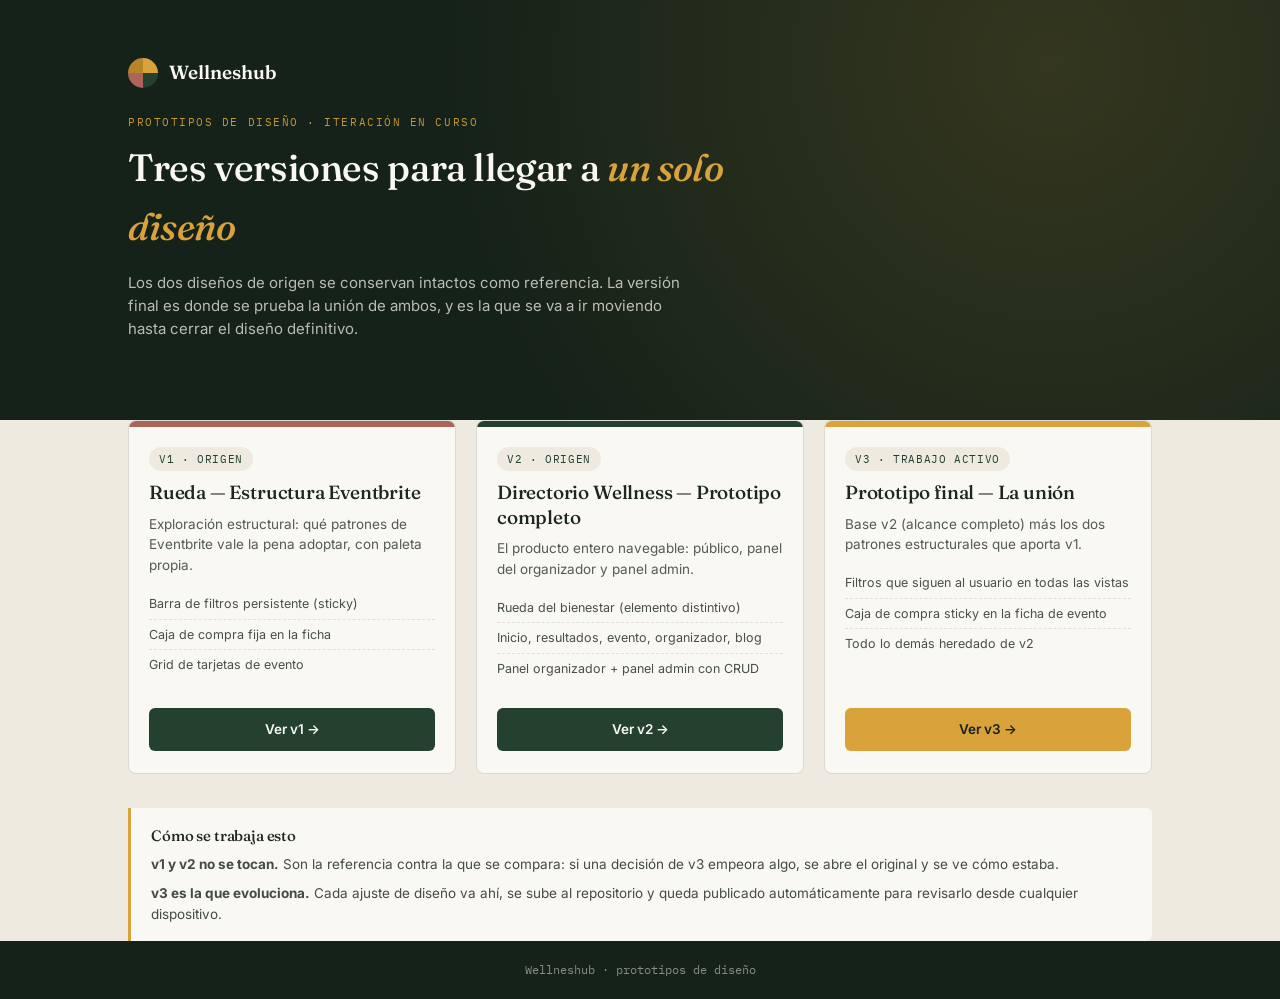
<file: index.html>
<!DOCTYPE html>
<html lang="es-MX">
<head>
<meta charset="UTF-8">
<meta name="viewport" content="width=device-width, initial-scale=1.0">
<title>Wellneshub — Prototipos de diseño</title>
<link rel="preconnect" href="https://fonts.googleapis.com">
<link href="https://fonts.googleapis.com/css2?family=Fraunces:ital,opsz,wght@0,9..144,400;0,9..144,500;0,9..144,600;1,9..144,500&family=Inter:wght@400;500;600;700&family=IBM+Plex+Mono:wght@400;500&display=swap" rel="stylesheet">
<style>
  :root{
    --ink:#1D2620; --jungle:#24402F; --jungle-deep:#152219;
    --stone:#EEEAE0; --paper:#FAF8F2; --marigold:#D9A23B; --marigold-deep:#B9832A;
    --clay:#AD6459; --line:rgba(29,38,32,0.14); --line-soft:rgba(29,38,32,0.08);
  }
  *{box-sizing:border-box;}
  body{margin:0; background:var(--stone); color:var(--ink); font-family:'Inter',sans-serif; font-size:15px; line-height:1.55; -webkit-font-smoothing:antialiased;}
  h1,h2,h3{font-family:'Fraunces',serif; font-weight:500; margin:0; letter-spacing:-0.01em;}
  a{color:inherit; text-decoration:none;}
  .mono{font-family:'IBM Plex Mono',monospace;}
  .eyebrow{font-family:'IBM Plex Mono',monospace; font-size:11px; letter-spacing:0.14em; text-transform:uppercase; color:var(--marigold); opacity:0.9;}
  .wrap{max-width:1080px; margin:0 auto; padding:0 28px;}
  @media(max-width:640px){.wrap{padding:0 18px;}}

  header{background:var(--jungle-deep); color:var(--paper); padding:58px 0 64px; position:relative; overflow:hidden;}
  header::before{content:""; position:absolute; inset:0; background:radial-gradient(circle at 82% 15%, rgba(217,162,59,0.16), transparent 55%);}
  .head-inner{position:relative;}
  .logo{display:flex; align-items:center; gap:11px; margin-bottom:26px;}
  .logo-mark{width:30px; height:30px; border-radius:50%; background:conic-gradient(var(--marigold) 0deg 90deg, var(--jungle) 90deg 180deg, var(--clay) 180deg 270deg, var(--marigold-deep) 270deg 360deg);}
  .logo-text{font-family:'Fraunces',serif; font-weight:600; font-size:19px;}
  header h1{font-size:38px; max-width:660px; color:var(--paper); margin-top:8px;}
  header h1 em{font-style:italic; color:var(--marigold);}
  header p{max-width:560px; color:rgba(250,248,242,0.72); margin-top:14px; font-size:15px;}
  @media(max-width:640px){header h1{font-size:29px;}}

  main{padding:44px 0 60px;}
  .grid{display:grid; grid-template-columns:repeat(3,1fr); gap:20px; align-items:stretch;}
  @media(max-width:900px){.grid{grid-template-columns:1fr;}}

  .card{background:var(--paper); border:1px solid var(--line); border-radius:8px; overflow:hidden; display:flex; flex-direction:column; transition:transform .15s, box-shadow .15s;}
  .card:hover{transform:translateY(-3px); box-shadow:0 14px 28px rgba(21,34,25,0.12);}
  .card .strip{height:6px;}
  .card .body{padding:20px 20px 22px; display:flex; flex-direction:column; gap:9px; flex:1;}
  .tag{align-self:flex-start; font-family:'IBM Plex Mono',monospace; font-size:10.5px; letter-spacing:0.06em; text-transform:uppercase; padding:4px 10px; border-radius:20px; background:var(--stone); color:var(--jungle);}
  .card h2{font-size:19px; line-height:1.3;}
  .card p{font-size:13.5px; opacity:0.75; margin:0;}
  .card ul{list-style:none; padding:0; margin:4px 0 0; font-size:12.5px;}
  .card li{padding:5px 0; border-bottom:1px dashed var(--line); opacity:0.8;}
  .card li:last-child{border-bottom:none;}
  .card .foot{margin-top:auto; padding-top:16px;}
  .btn{display:block; text-align:center; background:var(--jungle); color:var(--paper); border-radius:6px; padding:11px; font-size:13.5px; font-weight:600;}
  .btn:hover{background:var(--jungle-deep);}
  .btn.final{background:var(--marigold); color:var(--jungle-deep);}
  .btn.final:hover{background:var(--marigold-deep);}

  .note{margin-top:34px; border-left:3px solid var(--marigold); background:var(--paper); padding:16px 20px; border-radius:0 6px 6px 0; font-size:13.5px;}
  .note h3{font-size:15px; margin-bottom:7px;}
  .note p{margin:0 0 8px; opacity:0.82;}
  .note p:last-child{margin-bottom:0;}

  footer{background:var(--jungle-deep); color:rgba(250,248,242,0.5); text-align:center; font-size:11.5px; padding:20px; font-family:'IBM Plex Mono',monospace;}
</style>
</head>
<body>

<header>
  <div class="wrap head-inner">
    <div class="logo">
      <div class="logo-mark"></div>
      <div class="logo-text">Wellneshub</div>
    </div>
    <div class="eyebrow">Prototipos de diseño · Iteración en curso</div>
    <h1>Tres versiones para llegar a <em>un solo diseño</em></h1>
    <p>Los dos diseños de origen se conservan intactos como referencia. La versión final es donde se prueba la unión de ambos, y es la que se va a ir moviendo hasta cerrar el diseño definitivo.</p>
  </div>
</header>

<main class="wrap">
  <div class="grid">

    <article class="card">
      <div class="strip" style="background:var(--clay);"></div>
      <div class="body">
        <span class="tag">v1 · Origen</span>
        <h2>Rueda — Estructura Eventbrite</h2>
        <p>Exploración estructural: qué patrones de Eventbrite vale la pena adoptar, con paleta propia.</p>
        <ul>
          <li>Barra de filtros persistente (sticky)</li>
          <li>Caja de compra fija en la ficha</li>
          <li>Grid de tarjetas de evento</li>
        </ul>
        <div class="foot"><a class="btn" href="prototipos/v1-rueda-eventbrite/">Ver v1 →</a></div>
      </div>
    </article>

    <article class="card">
      <div class="strip" style="background:var(--jungle);"></div>
      <div class="body">
        <span class="tag">v2 · Origen</span>
        <h2>Directorio Wellness — Prototipo completo</h2>
        <p>El producto entero navegable: público, panel del organizador y panel admin.</p>
        <ul>
          <li>Rueda del bienestar (elemento distintivo)</li>
          <li>Inicio, resultados, evento, organizador, blog</li>
          <li>Panel organizador + panel admin con CRUD</li>
        </ul>
        <div class="foot"><a class="btn" href="prototipos/v2-directorio-wellness/">Ver v2 →</a></div>
      </div>
    </article>

    <article class="card">
      <div class="strip" style="background:var(--marigold);"></div>
      <div class="body">
        <span class="tag">v3 · Trabajo activo</span>
        <h2>Prototipo final — La unión</h2>
        <p>Base v2 (alcance completo) más los dos patrones estructurales que aporta v1.</p>
        <ul>
          <li>Filtros que siguen al usuario en todas las vistas</li>
          <li>Caja de compra sticky en la ficha de evento</li>
          <li>Todo lo demás heredado de v2</li>
        </ul>
        <div class="foot"><a class="btn final" href="prototipos/v3-final/">Ver v3 →</a></div>
      </div>
    </article>

  </div>

  <div class="note">
    <h3>Cómo se trabaja esto</h3>
    <p><b>v1 y v2 no se tocan.</b> Son la referencia contra la que se compara: si una decisión de v3 empeora algo, se abre el original y se ve cómo estaba.</p>
    <p><b>v3 es la que evoluciona.</b> Cada ajuste de diseño va ahí, se sube al repositorio y queda publicado automáticamente para revisarlo desde cualquier dispositivo.</p>
  </div>
</main>

<footer>Wellneshub · prototipos de diseño</footer>

</body>
</html>
</file>
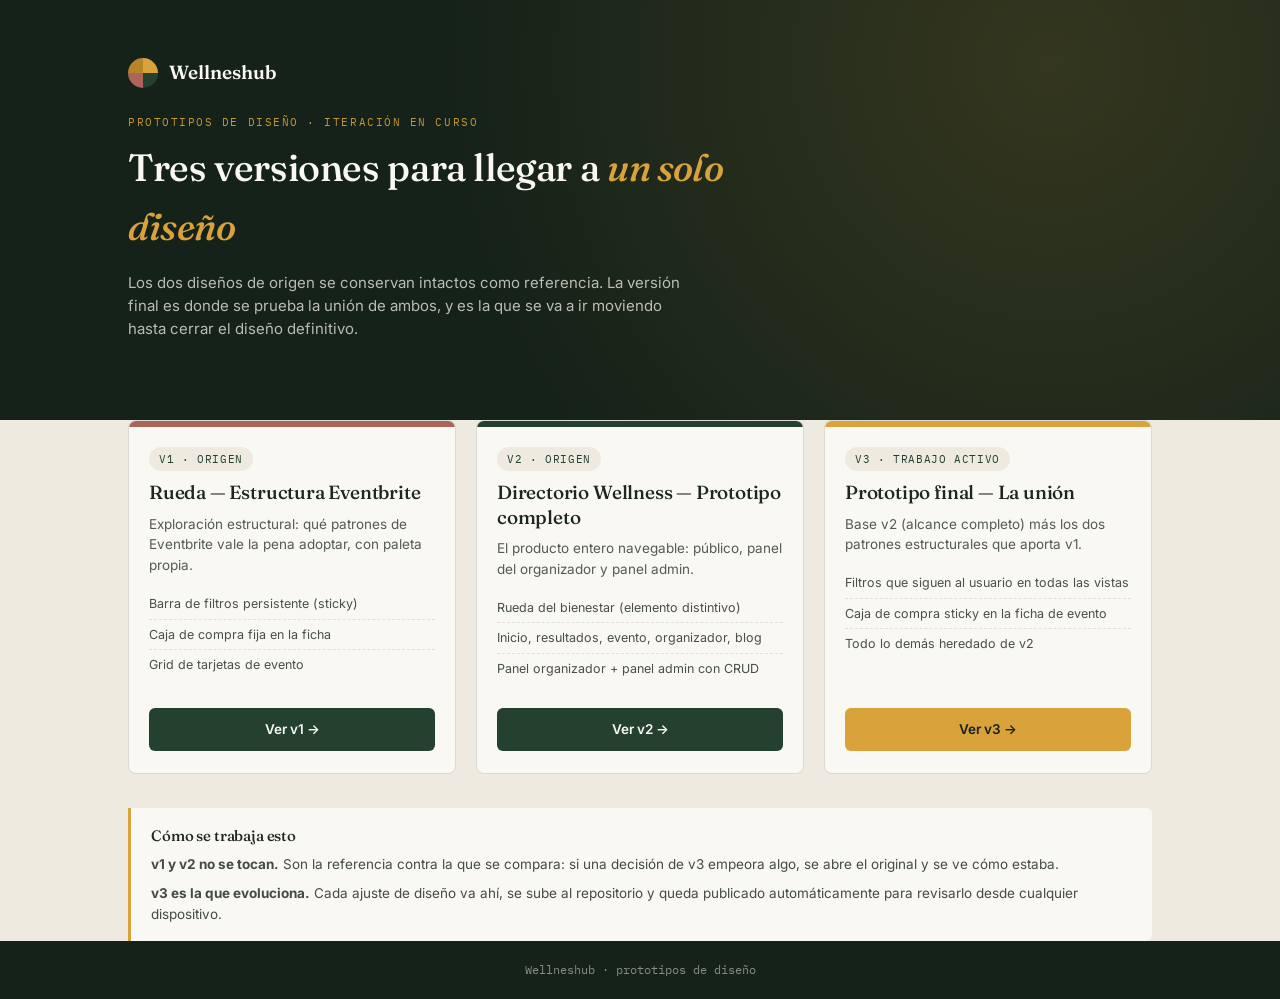
<file: prototipos/index.html>
<!DOCTYPE html>
<html lang="es-MX">
<head>
<meta charset="UTF-8">
<meta name="viewport" content="width=device-width, initial-scale=1.0">
<title>Wellneshub — Prototipos de diseño</title>
<link rel="preconnect" href="https://fonts.googleapis.com">
<link href="https://fonts.googleapis.com/css2?family=Fraunces:ital,opsz,wght@0,9..144,400;0,9..144,500;0,9..144,600;1,9..144,500&family=Inter:wght@400;500;600;700&family=IBM+Plex+Mono:wght@400;500&display=swap" rel="stylesheet">
<style>
  :root{
    --ink:#1D2620; --jungle:#24402F; --jungle-deep:#152219;
    --stone:#EEEAE0; --paper:#FAF8F2; --marigold:#D9A23B; --marigold-deep:#B9832A;
    --clay:#AD6459; --line:rgba(29,38,32,0.14); --line-soft:rgba(29,38,32,0.08);
  }
  *{box-sizing:border-box;}
  body{margin:0; background:var(--stone); color:var(--ink); font-family:'Inter',sans-serif; font-size:15px; line-height:1.55; -webkit-font-smoothing:antialiased;}
  h1,h2,h3{font-family:'Fraunces',serif; font-weight:500; margin:0; letter-spacing:-0.01em;}
  a{color:inherit; text-decoration:none;}
  .mono{font-family:'IBM Plex Mono',monospace;}
  .eyebrow{font-family:'IBM Plex Mono',monospace; font-size:11px; letter-spacing:0.14em; text-transform:uppercase; color:var(--marigold); opacity:0.9;}
  .wrap{max-width:1080px; margin:0 auto; padding:0 28px;}
  @media(max-width:640px){.wrap{padding:0 18px;}}

  header{background:var(--jungle-deep); color:var(--paper); padding:58px 0 64px; position:relative; overflow:hidden;}
  header::before{content:""; position:absolute; inset:0; background:radial-gradient(circle at 82% 15%, rgba(217,162,59,0.16), transparent 55%);}
  .head-inner{position:relative;}
  .logo{display:flex; align-items:center; gap:11px; margin-bottom:26px;}
  .logo-mark{width:30px; height:30px; border-radius:50%; background:conic-gradient(var(--marigold) 0deg 90deg, var(--jungle) 90deg 180deg, var(--clay) 180deg 270deg, var(--marigold-deep) 270deg 360deg);}
  .logo-text{font-family:'Fraunces',serif; font-weight:600; font-size:19px;}
  header h1{font-size:38px; max-width:660px; color:var(--paper); margin-top:8px;}
  header h1 em{font-style:italic; color:var(--marigold);}
  header p{max-width:560px; color:rgba(250,248,242,0.72); margin-top:14px; font-size:15px;}
  @media(max-width:640px){header h1{font-size:29px;}}

  main{padding:44px 0 60px;}
  .grid{display:grid; grid-template-columns:repeat(3,1fr); gap:20px; align-items:stretch;}
  @media(max-width:900px){.grid{grid-template-columns:1fr;}}

  .card{background:var(--paper); border:1px solid var(--line); border-radius:8px; overflow:hidden; display:flex; flex-direction:column; transition:transform .15s, box-shadow .15s;}
  .card:hover{transform:translateY(-3px); box-shadow:0 14px 28px rgba(21,34,25,0.12);}
  .card .strip{height:6px;}
  .card .body{padding:20px 20px 22px; display:flex; flex-direction:column; gap:9px; flex:1;}
  .tag{align-self:flex-start; font-family:'IBM Plex Mono',monospace; font-size:10.5px; letter-spacing:0.06em; text-transform:uppercase; padding:4px 10px; border-radius:20px; background:var(--stone); color:var(--jungle);}
  .card h2{font-size:19px; line-height:1.3;}
  .card p{font-size:13.5px; opacity:0.75; margin:0;}
  .card ul{list-style:none; padding:0; margin:4px 0 0; font-size:12.5px;}
  .card li{padding:5px 0; border-bottom:1px dashed var(--line); opacity:0.8;}
  .card li:last-child{border-bottom:none;}
  .card .foot{margin-top:auto; padding-top:16px;}
  .btn{display:block; text-align:center; background:var(--jungle); color:var(--paper); border-radius:6px; padding:11px; font-size:13.5px; font-weight:600;}
  .btn:hover{background:var(--jungle-deep);}
  .btn.final{background:var(--marigold); color:var(--jungle-deep);}
  .btn.final:hover{background:var(--marigold-deep);}

  .note{margin-top:34px; border-left:3px solid var(--marigold); background:var(--paper); padding:16px 20px; border-radius:0 6px 6px 0; font-size:13.5px;}
  .note h3{font-size:15px; margin-bottom:7px;}
  .note p{margin:0 0 8px; opacity:0.82;}
  .note p:last-child{margin-bottom:0;}

  footer{background:var(--jungle-deep); color:rgba(250,248,242,0.5); text-align:center; font-size:11.5px; padding:20px; font-family:'IBM Plex Mono',monospace;}
</style>
</head>
<body>

<header>
  <div class="wrap head-inner">
    <div class="logo">
      <div class="logo-mark"></div>
      <div class="logo-text">Wellneshub</div>
    </div>
    <div class="eyebrow">Prototipos de diseño · Iteración en curso</div>
    <h1>Tres versiones para llegar a <em>un solo diseño</em></h1>
    <p>Los dos diseños de origen se conservan intactos como referencia. La versión final es donde se prueba la unión de ambos, y es la que se va a ir moviendo hasta cerrar el diseño definitivo.</p>
  </div>
</header>

<main class="wrap">
  <div class="grid">

    <article class="card">
      <div class="strip" style="background:var(--clay);"></div>
      <div class="body">
        <span class="tag">v1 · Origen</span>
        <h2>Rueda — Estructura Eventbrite</h2>
        <p>Exploración estructural: qué patrones de Eventbrite vale la pena adoptar, con paleta propia.</p>
        <ul>
          <li>Barra de filtros persistente (sticky)</li>
          <li>Caja de compra fija en la ficha</li>
          <li>Grid de tarjetas de evento</li>
        </ul>
        <div class="foot"><a class="btn" href="v1-rueda-eventbrite/">Ver v1 →</a></div>
      </div>
    </article>

    <article class="card">
      <div class="strip" style="background:var(--jungle);"></div>
      <div class="body">
        <span class="tag">v2 · Origen</span>
        <h2>Directorio Wellness — Prototipo completo</h2>
        <p>El producto entero navegable: público, panel del organizador y panel admin.</p>
        <ul>
          <li>Rueda del bienestar (elemento distintivo)</li>
          <li>Inicio, resultados, evento, organizador, blog</li>
          <li>Panel organizador + panel admin con CRUD</li>
        </ul>
        <div class="foot"><a class="btn" href="v2-directorio-wellness/">Ver v2 →</a></div>
      </div>
    </article>

    <article class="card">
      <div class="strip" style="background:var(--marigold);"></div>
      <div class="body">
        <span class="tag">v3 · Trabajo activo</span>
        <h2>Prototipo final — La unión</h2>
        <p>Base v2 (alcance completo) más los dos patrones estructurales que aporta v1.</p>
        <ul>
          <li>Filtros que siguen al usuario en todas las vistas</li>
          <li>Caja de compra sticky en la ficha de evento</li>
          <li>Todo lo demás heredado de v2</li>
        </ul>
        <div class="foot"><a class="btn final" href="v3-final/">Ver v3 →</a></div>
      </div>
    </article>

  </div>

  <div class="note">
    <h3>Cómo se trabaja esto</h3>
    <p><b>v1 y v2 no se tocan.</b> Son la referencia contra la que se compara: si una decisión de v3 empeora algo, se abre el original y se ve cómo estaba.</p>
    <p><b>v3 es la que evoluciona.</b> Cada ajuste de diseño va ahí, se sube al repositorio y queda publicado automáticamente para revisarlo desde cualquier dispositivo.</p>
  </div>
</main>

<footer>Wellneshub · prototipos de diseño</footer>

</body>
</html>
</file>
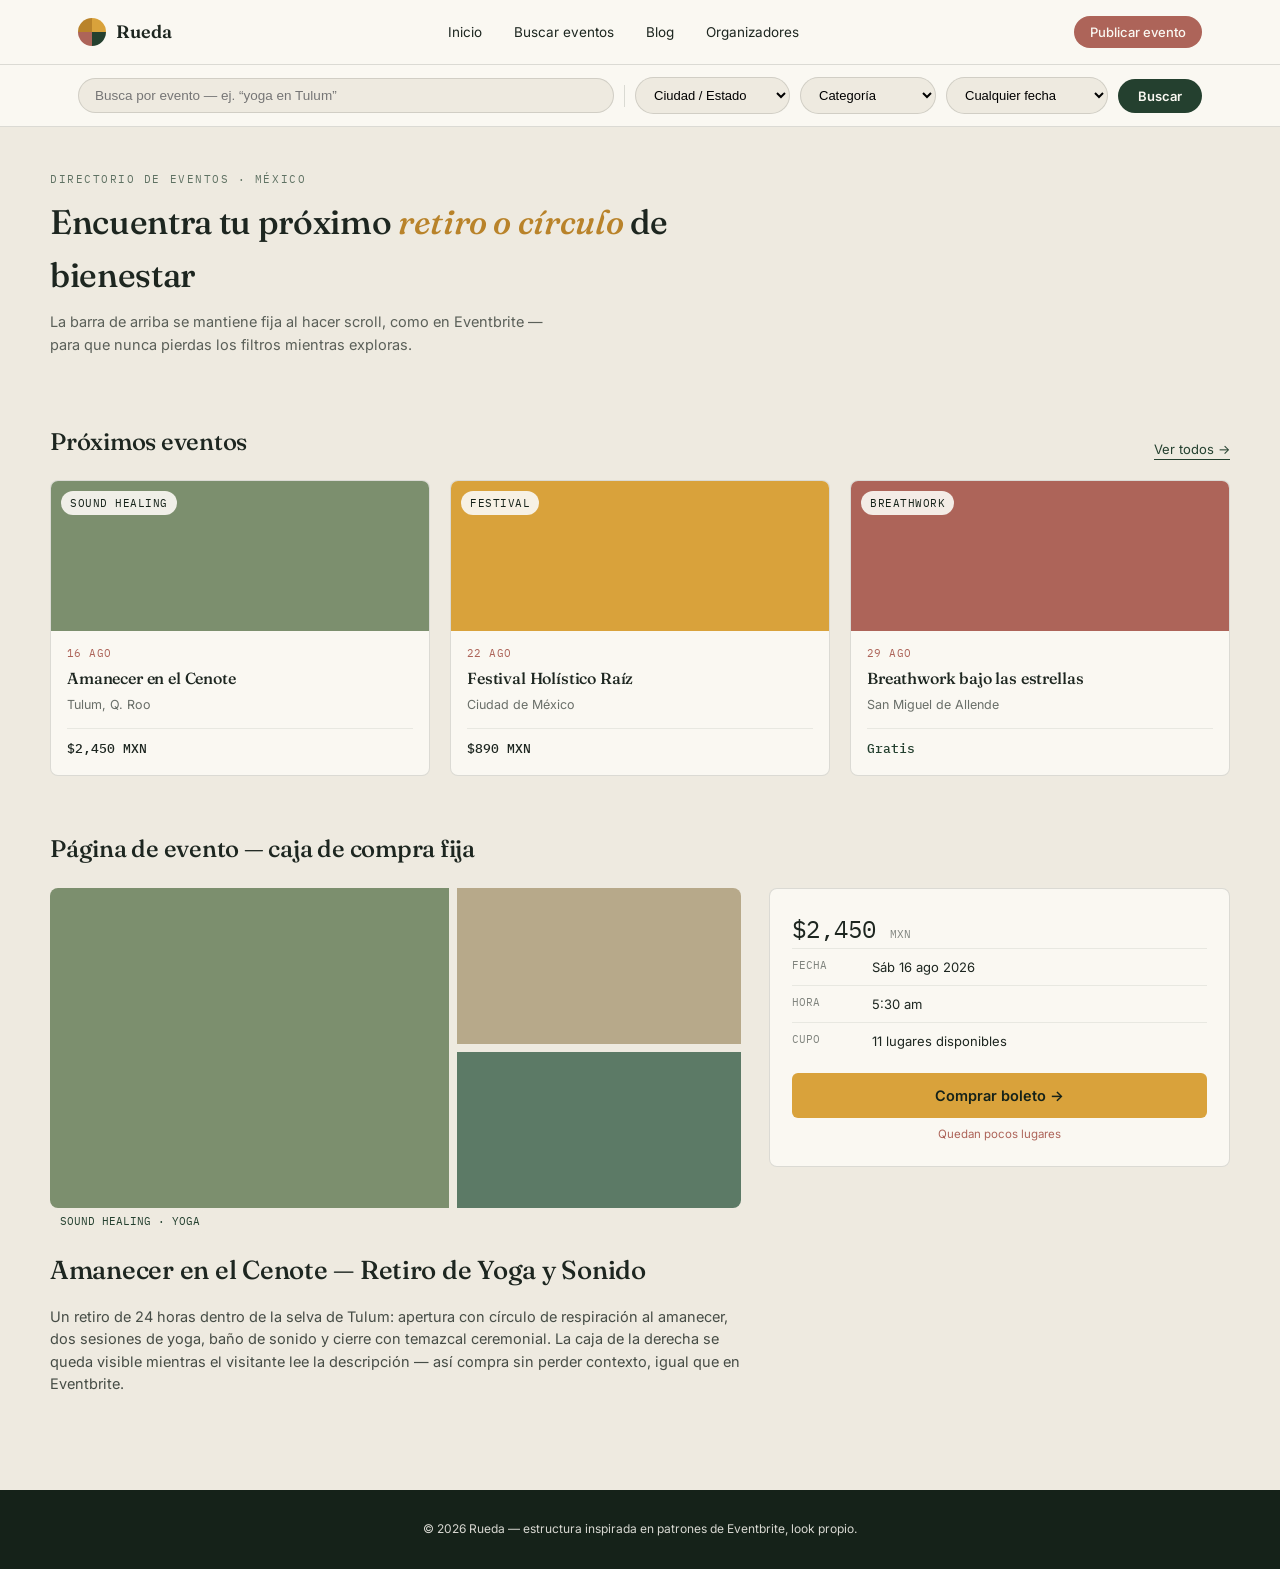
<file: prototipos/v1-rueda-eventbrite/index.html>
<!DOCTYPE html>
<html lang="es-MX">
<head>
<meta charset="UTF-8">
<meta name="viewport" content="width=device-width, initial-scale=1.0">
<title>Wellnesshubmx (Rueda) — Estructura tipo Eventbrite</title>
<link rel="preconnect" href="https://fonts.googleapis.com">
<link href="https://fonts.googleapis.com/css2?family=Fraunces:ital,opsz,wght@0,9..144,400;0,9..144,500;0,9..144,600;1,9..144,500&family=Inter:wght@400;500;600;700&family=IBM+Plex+Mono:wght@400;500&display=swap" rel="stylesheet">
<style>
  :root{
    --ink:#1D2620; --jungle:#24402F; --jungle-deep:#152219;
    --stone:#EEEAE0; --paper:#FAF8F2; --marigold:#D9A23B; --marigold-deep:#B9832A;
    --clay:#AD6459; --line: rgba(29,38,32,0.14); --line-soft: rgba(29,38,32,0.08);
  }
  *{box-sizing:border-box;}
  body{margin:0; background:var(--stone); color:var(--ink); font-family:'Inter',sans-serif; font-size:15px; line-height:1.55; -webkit-font-smoothing:antialiased;}
  h1,h2,h3{font-family:'Fraunces',serif; font-weight:500; margin:0; letter-spacing:-0.01em;}
  a{color:inherit; text-decoration:none;}
  button{font-family:inherit; cursor:pointer;}
  .wrap{max-width:1180px; margin:0 auto; padding:0 28px;}
  .eyebrow{font-family:'IBM Plex Mono',monospace; font-size:11px; letter-spacing:0.14em; text-transform:uppercase; color:var(--jungle); opacity:0.7;}
  @media(max-width:640px){.wrap{padding:0 18px;}}

  .topbar{position:sticky; top:0; z-index:40; background:var(--paper); border-bottom:1px solid var(--line);}
  .topbar-inner{display:flex; align-items:center; justify-content:space-between; padding:16px 28px; max-width:1180px; margin:0 auto;}
  .logo{display:flex; align-items:center; gap:10px;}
  .logo-mark{width:28px; height:28px; border-radius:50%; background:conic-gradient(var(--marigold) 0deg 90deg, var(--jungle) 90deg 180deg, var(--clay) 180deg 270deg, var(--marigold-deep) 270deg 360deg);}
  .logo-text{font-family:'Fraunces',serif; font-weight:600; font-size:18px;}
  nav{display:flex; gap:4px;}
  nav button{background:none; border:none; padding:8px 14px; font-size:13.5px; color:var(--ink); border-radius:20px;}
  nav button:hover{background:var(--line-soft);}
  .btn-publish{background:var(--clay); color:var(--paper); border:none; border-radius:20px; padding:8px 16px; font-size:13px; font-weight:500;}

  /* ---------- filtro persistente (patrón Eventbrite) ---------- */
  .filterbar{position:sticky; top:63px; z-index:35; background:var(--paper); border-bottom:1px solid var(--line);}
  .filterbar-inner{max-width:1180px; margin:0 auto; padding:12px 28px; display:flex; gap:10px; align-items:center; flex-wrap:wrap;}
  .filterbar input[type=text]{flex:1 1 200px; border:1px solid var(--line); background:var(--stone); border-radius:20px; padding:9px 16px; font-size:13.5px; min-width:160px;}
  .filterbar select{border:1px solid var(--line); background:var(--stone); border-radius:20px; padding:9px 14px; font-size:13px;}
  .filterbar .divider{width:1px; height:22px; background:var(--line);}
  .filterbar button.go{background:var(--jungle); color:var(--paper); border:none; border-radius:20px; padding:9px 20px; font-size:13px; font-weight:600;}

  .hero{padding:44px 0 8px;}
  .hero h1{font-size:34px; max-width:640px;}
  .hero h1 em{font-style:italic; color:var(--marigold-deep);}
  .hero p.sub{max-width:520px; opacity:0.7; margin-top:10px; font-size:14.5px;}

  /* ---------- grid de eventos ---------- */
  section.block{padding:44px 0;}
  .block-head{display:flex; align-items:flex-end; justify-content:space-between; margin-bottom:20px; gap:16px; flex-wrap:wrap;}
  .block-head h2{font-size:24px;}
  .block-head a{font-size:13px; color:var(--jungle); border-bottom:1px solid var(--jungle);}
  .grid-events{display:grid; grid-template-columns:repeat(3,1fr); gap:20px;}
  @media(max-width:900px){.grid-events{grid-template-columns:repeat(2,1fr);}}
  @media(max-width:640px){.grid-events{grid-template-columns:1fr;}}
  .card-event{background:var(--paper); border:1px solid var(--line); border-radius:8px; overflow:hidden; display:flex; flex-direction:column; transition:transform .15s, box-shadow .15s; cursor:pointer;}
  .card-event:hover{transform:translateY(-3px); box-shadow:0 14px 28px rgba(21,34,25,0.12);}
  .card-img{height:150px; position:relative;}
  .card-img .cat-tag{position:absolute; top:10px; left:10px; background:rgba(250,248,242,0.92); color:var(--jungle-deep); font-size:10.5px; padding:4px 9px; border-radius:20px; font-family:'IBM Plex Mono',monospace; letter-spacing:0.05em; text-transform:uppercase;}
  .card-body{padding:14px 16px 16px; display:flex; flex-direction:column; gap:6px;}
  .card-date{font-family:'IBM Plex Mono',monospace; font-size:11px; color:var(--clay); letter-spacing:0.04em;}
  .card-body h3{font-size:16px; line-height:1.3;}
  .card-city{font-size:12.5px; opacity:0.65;}
  .card-foot{margin-top:8px; padding-top:10px; border-top:1px solid var(--line-soft); display:flex; justify-content:space-between; align-items:center;}
  .price{font-family:'IBM Plex Mono',monospace; font-size:13px; font-weight:500;}
  .price.free{color:var(--jungle);}

  /* ---------- detalle de evento: caja de compra fija (patrón Eventbrite) ---------- */
  .evento-demo{padding:10px 0 60px;}
  .evento-top{display:grid; grid-template-columns:1.2fr 0.8fr; gap:28px; align-items:start;}
  @media(max-width:880px){.evento-top{grid-template-columns:1fr;}}
  .gallery{display:grid; grid-template-columns:1.4fr 1fr; grid-template-rows:1fr 1fr; gap:8px; height:320px; border-radius:8px; overflow:hidden;}
  .gallery > div:first-child{grid-row:1/3;}
  .evento-desc h1{font-size:26px; margin-top:16px;}
  .evento-desc .cat-tag{display:inline-block; background:var(--stone); font-size:11px; padding:4px 10px; border-radius:20px; font-family:'IBM Plex Mono',monospace; text-transform:uppercase; color:var(--jungle);}
  .evento-desc p{font-size:14.5px; opacity:0.8; margin-top:16px;}

  .buybox{position:sticky; top:130px; background:var(--paper); border:1px solid var(--line); border-radius:8px; padding:22px;}
  .buybox .price-big{font-family:'IBM Plex Mono',monospace; font-size:24px;}
  .buybox .metaline{display:flex; gap:10px; font-size:13px; padding:8px 0; border-top:1px solid var(--line-soft);}
  .buybox .metaline .k{width:70px; flex-shrink:0; opacity:0.55; font-family:'IBM Plex Mono',monospace; font-size:10.5px; text-transform:uppercase;}
  .buybox .btn-primary{display:block; text-align:center; width:100%; background:var(--marigold); color:var(--jungle-deep); border:none; padding:14px; border-radius:6px; font-weight:600; font-size:14.5px; margin-top:14px;}
  .buybox .btn-primary:hover{background:var(--marigold-deep);}
  .buybox .lowstock{font-size:11.5px; color:var(--clay); margin-top:8px; text-align:center;}

  footer{background:var(--jungle-deep); color:rgba(250,248,242,0.85); margin-top:20px; padding:30px 0; text-align:center; font-size:12px;}
</style>
</head>
<body>

<div class="topbar">
  <div class="topbar-inner">
    <div class="logo"><div class="logo-mark"></div><div class="logo-text">Rueda</div></div>
    <nav>
      <button>Inicio</button><button>Buscar eventos</button><button>Blog</button><button>Organizadores</button>
    </nav>
    <button class="btn-publish">Publicar evento</button>
  </div>
</div>

<!-- barra de filtros persistente — patrón Eventbrite: siempre visible, no solo en el hero -->
<div class="filterbar">
  <div class="filterbar-inner">
    <input type="text" placeholder="Busca por evento — ej. “yoga en Tulum”">
    <div class="divider"></div>
    <select><option>Ciudad / Estado</option><option>Tulum, Q. Roo</option><option>Ciudad de México</option></select>
    <select><option>Categoría</option><option>Yoga</option><option>Sound Healing</option></select>
    <select><option>Cualquier fecha</option><option>Este fin de semana</option></select>
    <button class="go">Buscar</button>
  </div>
</div>

<section class="hero wrap">
  <div class="eyebrow">Directorio de eventos · México</div>
  <h1 style="margin-top:8px;">Encuentra tu próximo <em>retiro o círculo</em> de bienestar</h1>
  <p class="sub">La barra de arriba se mantiene fija al hacer scroll, como en Eventbrite — para que nunca pierdas los filtros mientras exploras.</p>
</section>

<section class="block wrap">
  <div class="block-head"><h2>Próximos eventos</h2><a href="#">Ver todos →</a></div>
  <div class="grid-events">
    <div class="card-event">
      <div class="card-img" style="background-color:#7C8F6E;"><span class="cat-tag">Sound Healing</span></div>
      <div class="card-body">
        <div class="card-date">16 AGO</div>
        <h3>Amanecer en el Cenote</h3>
        <div class="card-city">Tulum, Q. Roo</div>
        <div class="card-foot"><span class="price">$2,450 MXN</span></div>
      </div>
    </div>
    <div class="card-event">
      <div class="card-img" style="background-color:#D9A23B;"><span class="cat-tag">Festival</span></div>
      <div class="card-body">
        <div class="card-date">22 AGO</div>
        <h3>Festival Holístico Raíz</h3>
        <div class="card-city">Ciudad de México</div>
        <div class="card-foot"><span class="price">$890 MXN</span></div>
      </div>
    </div>
    <div class="card-event">
      <div class="card-img" style="background-color:#AD6459;"><span class="cat-tag">Breathwork</span></div>
      <div class="card-body">
        <div class="card-date">29 AGO</div>
        <h3>Breathwork bajo las estrellas</h3>
        <div class="card-city">San Miguel de Allende</div>
        <div class="card-foot"><span class="price free">Gratis</span></div>
      </div>
    </div>
  </div>
</section>

<section class="evento-demo wrap">
  <div class="block-head"><h2>Página de evento — caja de compra fija</h2></div>
  <div class="evento-top">
    <div class="evento-desc">
      <div class="gallery">
        <div style="background-color:#7C8F6E;"></div>
        <div style="background-color:#B7A98A;"></div>
        <div style="background-color:#5C7A66;"></div>
      </div>
      <span class="cat-tag">Sound Healing · Yoga</span>
      <h1>Amanecer en el Cenote — Retiro de Yoga y Sonido</h1>
      <p>Un retiro de 24 horas dentro de la selva de Tulum: apertura con círculo de respiración al amanecer, dos sesiones de yoga, baño de sonido y cierre con temazcal ceremonial. La caja de la derecha se queda visible mientras el visitante lee la descripción — así compra sin perder contexto, igual que en Eventbrite.</p>
    </div>
    <div class="buybox">
      <div class="price-big">$2,450 <span style="font-size:11px; opacity:.55;">MXN</span></div>
      <div class="metaline"><span class="k">Fecha</span><span>Sáb 16 ago 2026</span></div>
      <div class="metaline"><span class="k">Hora</span><span>5:30 am</span></div>
      <div class="metaline"><span class="k">Cupo</span><span>11 lugares disponibles</span></div>
      <button class="btn-primary">Comprar boleto →</button>
      <div class="lowstock">Quedan pocos lugares</div>
    </div>
  </div>
</section>

<footer>© 2026 Rueda — estructura inspirada en patrones de Eventbrite, look propio.</footer>

</body>
</html>
</file>
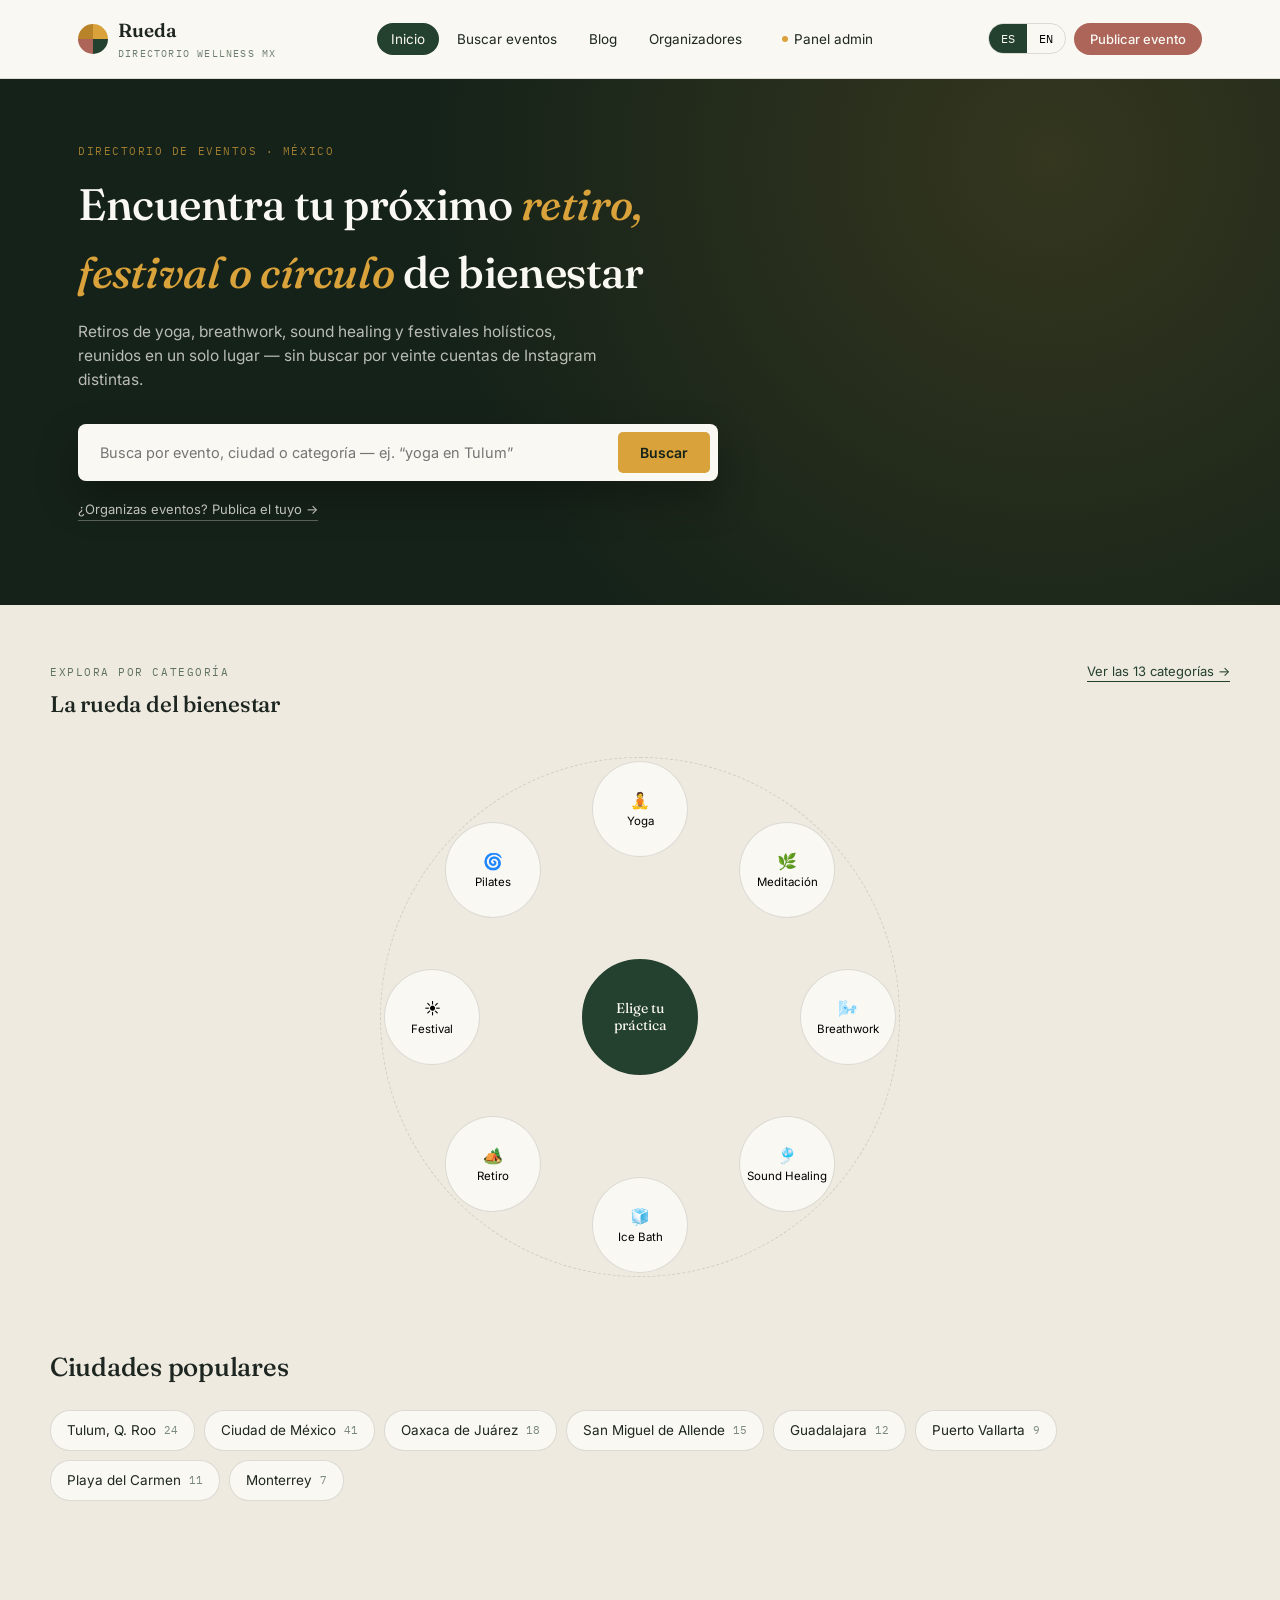
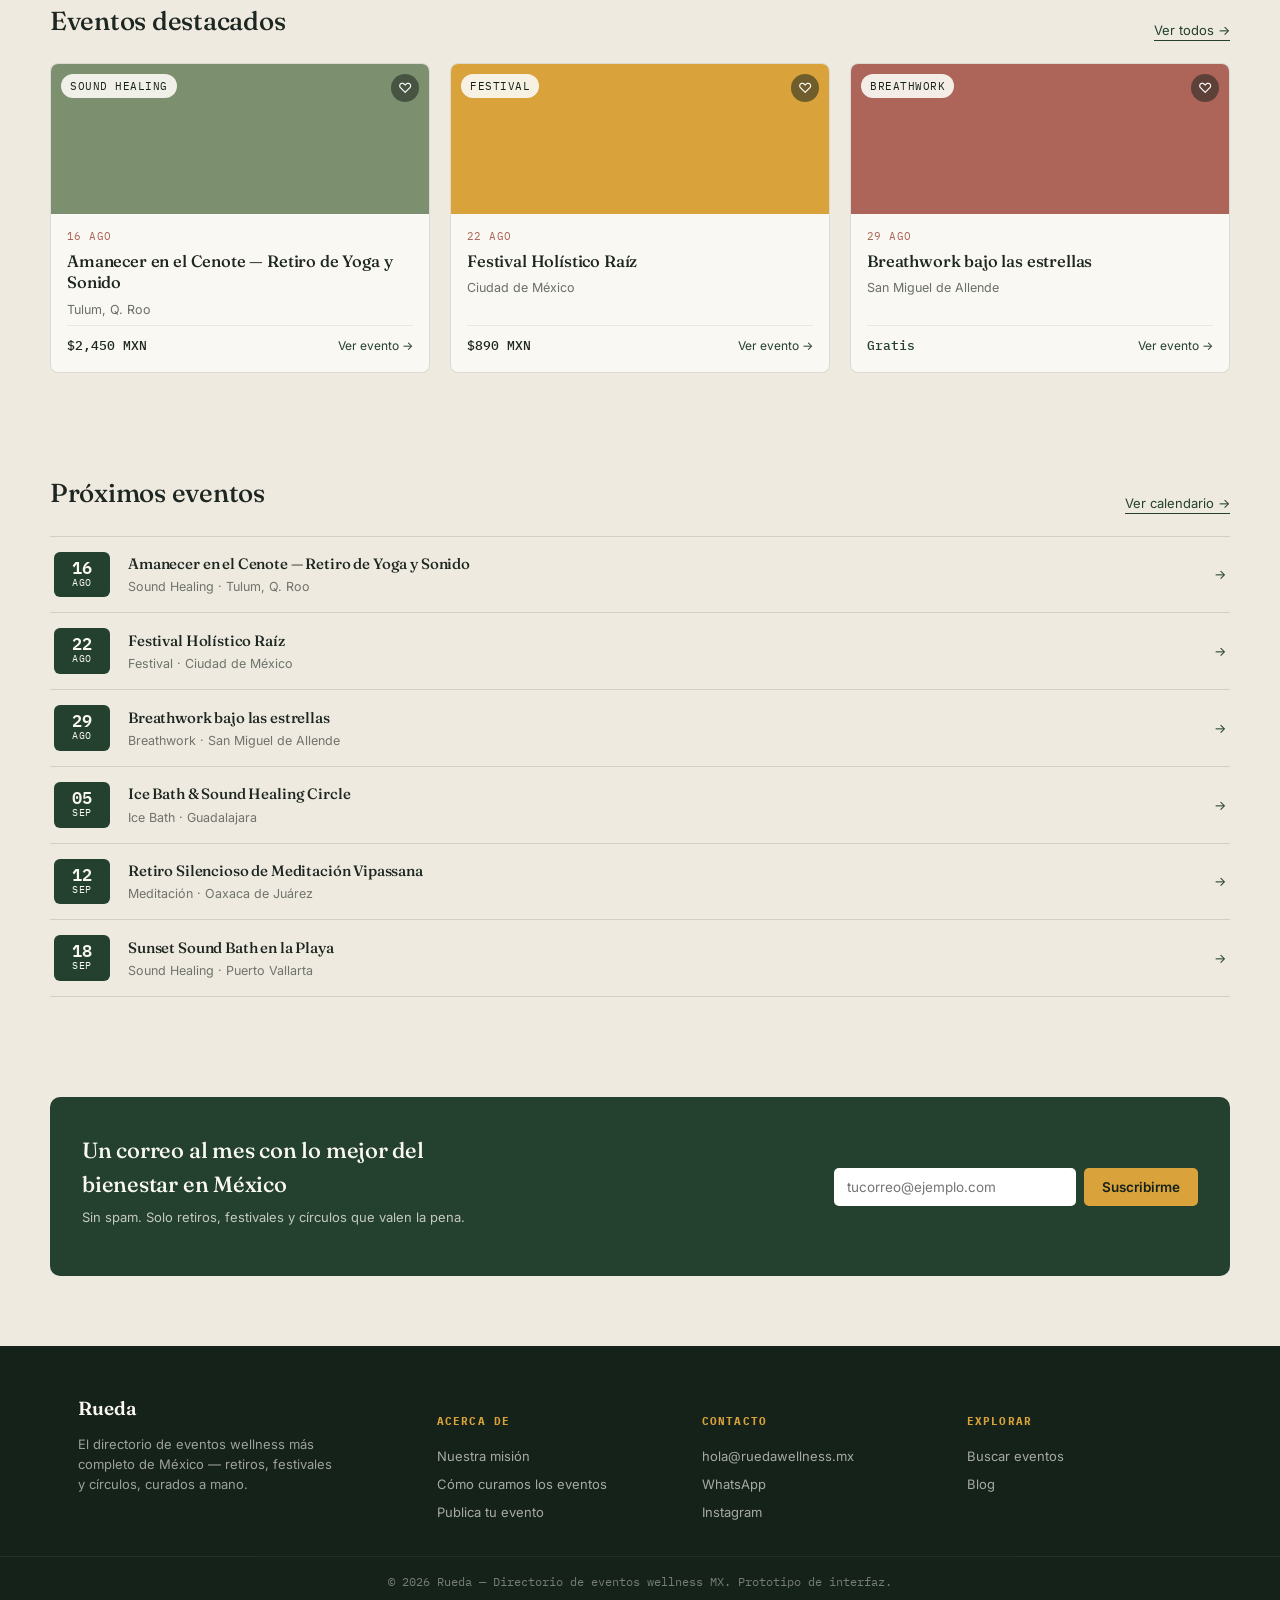
<file: prototipos/v2-directorio-wellness/index.html>
<!DOCTYPE html>
<html lang="es-MX">
<head>
<meta charset="UTF-8">
<meta name="viewport" content="width=device-width, initial-scale=1.0">
<title>Rueda — Directorio de Eventos Wellness MX</title>
<link rel="preconnect" href="https://fonts.googleapis.com">
<link href="https://fonts.googleapis.com/css2?family=Fraunces:ital,opsz,wght@0,9..144,400;0,9..144,500;0,9..144,600;1,9..144,500&family=Inter:wght@400;500;600;700&family=IBM+Plex+Mono:wght@400;500&display=swap" rel="stylesheet">
<style>
  :root{
    --ink:#1D2620;
    --jungle:#24402F;
    --jungle-deep:#152219;
    --stone:#EEEAE0;
    --paper:#FAF8F2;
    --marigold:#D9A23B;
    --marigold-deep:#B9832A;
    --clay:#AD6459;
    --line: rgba(29,38,32,0.14);
    --line-soft: rgba(29,38,32,0.08);
    --radius: 3px;
  }
  *{box-sizing:border-box;}
  html{scroll-behavior:smooth;}
  body{
    margin:0; background:var(--stone); color:var(--ink);
    font-family:'Inter',sans-serif; font-size:15px; line-height:1.55;
    -webkit-font-smoothing:antialiased;
  }
  h1,h2,h3,h4{font-family:'Fraunces',serif; font-weight:500; margin:0; letter-spacing:-0.01em;}
  a{color:inherit; text-decoration:none;}
  button{font-family:inherit; cursor:pointer;}
  input,select,textarea{font-family:inherit; font-size:14px;}
  :focus-visible{outline:2px solid var(--marigold-deep); outline-offset:2px;}
  .mono{font-family:'IBM Plex Mono',monospace; letter-spacing:0.02em;}
  .eyebrow{font-family:'IBM Plex Mono',monospace; font-size:11px; letter-spacing:0.14em; text-transform:uppercase; color:var(--jungle); opacity:0.7;}
  .wrap{max-width:1180px; margin:0 auto; padding:0 28px;}
  @media(max-width:640px){.wrap{padding:0 18px;}}

  /* ---------- topbar ---------- */
  .topbar{
    position:sticky; top:0; z-index:40; background:var(--paper);
    border-bottom:1px solid var(--line);
  }
  .topbar-inner{display:flex; align-items:center; justify-content:space-between; padding:16px 28px; max-width:1180px; margin:0 auto;}
  .logo{display:flex; align-items:center; gap:10px;}
  .logo-mark{width:30px; height:30px; border-radius:50%; background:conic-gradient(var(--marigold) 0deg 90deg, var(--jungle) 90deg 180deg, var(--clay) 180deg 270deg, var(--marigold-deep) 270deg 360deg); flex-shrink:0;}
  .logo-text{font-family:'Fraunces',serif; font-weight:600; font-size:19px;}
  .logo-text small{display:block; font-family:'IBM Plex Mono',monospace; font-weight:400; font-size:10px; letter-spacing:0.12em; text-transform:uppercase; color:var(--jungle); opacity:0.65; margin-top:1px;}
  nav.mainnav{display:flex; align-items:center; gap:4px;}
  nav.mainnav button{
    background:none; border:none; padding:8px 14px; font-size:13.5px; color:var(--ink);
    border-radius:20px; transition:background .15s;
  }
  nav.mainnav button:hover{background:var(--line-soft);}
  nav.mainnav button.active{background:var(--jungle); color:var(--paper);}
  .admin-toggle{
    margin-left:8px; background:var(--ink); color:var(--paper); border-radius:20px; padding:8px 16px; font-size:13px;
    display:flex; align-items:center; gap:6px;
  }
  .admin-toggle .dot{width:6px;height:6px;border-radius:50%;background:var(--marigold);}
  .navburger{display:none; background:none;border:none;padding:6px;}
  .navburger span{display:block; width:20px; height:2px; background:var(--ink); margin:4px 0;}
  @media(max-width:900px){
    nav.mainnav{position:fixed; top:64px; left:0; right:0; background:var(--paper); flex-direction:column; align-items:stretch; padding:8px 18px 16px; border-bottom:1px solid var(--line); display:none; gap:2px;}
    nav.mainnav.open{display:flex;}
    nav.mainnav button{text-align:left;}
    .navburger{display:block;}
  }

  /* ---------- views ---------- */
  .view{display:none;}
  .view.active{display:block;}

  /* ---------- hero / buscador ---------- */
  .hero{background:var(--jungle-deep); color:var(--paper); padding:64px 0 84px; position:relative; overflow:hidden;}
  .hero::before{content:"";position:absolute; inset:0; background:radial-gradient(circle at 82% 15%, rgba(217,162,59,0.16), transparent 55%);}
  .hero-inner{position:relative; max-width:1180px; margin:0 auto; padding:0 28px;}
  .hero .eyebrow{color:var(--marigold);}
  .hero h1{font-size:44px; max-width:640px; margin-top:10px; color:var(--paper);}
  .hero h1 em{font-style:italic; color:var(--marigold);}
  .hero p.sub{max-width:520px; color:rgba(250,248,242,0.72); margin-top:14px; font-size:15.5px;}
  @media(max-width:640px){.hero h1{font-size:32px;}}

  .buscador{
    margin-top:32px; background:var(--paper); border-radius:8px; padding:8px;
    display:flex; gap:8px; max-width:640px; box-shadow:0 18px 40px rgba(0,0,0,0.28);
  }
  .buscador input{flex:1; border:none; background:none; padding:12px 14px; color:var(--ink); font-size:14.5px;}
  .buscador input:focus{outline:none;}
  .buscador button{background:var(--marigold); color:var(--jungle-deep); border:none; font-weight:600; padding:0 22px; border-radius:5px; font-size:14px;}
  .buscador button:hover{background:var(--marigold-deep);}

  /* ---------- rueda de bienestar (signature) ---------- */
  .wheel-section{padding:56px 0 8px;}
  .wheel-head{display:flex; align-items:baseline; justify-content:space-between; gap:16px; flex-wrap:wrap; margin-bottom:8px;}
  .wheel-head a{font-size:13px; color:var(--jungle); border-bottom:1px solid var(--jungle);}
  .wheel-stage{position:relative; width:100%; max-width:520px; aspect-ratio:1/1; margin:36px auto 12px;}
  .wheel-center{
    position:absolute; top:50%; left:50%; transform:translate(-50%,-50%);
    width:128px; height:128px; border-radius:50%; background:var(--jungle); color:var(--paper);
    display:flex; align-items:center; justify-content:center; text-align:center; font-family:'Fraunces',serif;
    font-size:14px; line-height:1.25; padding:10px; z-index:2; border:6px solid var(--stone);
  }
  .wheel-ring{position:absolute; inset:0; border:1px dashed var(--line); border-radius:50%;}
  .wheel-item{
    position:absolute; top:50%; left:50%; transform:translate(-50%,-50%);
    width:96px; padding:10px 6px; text-align:center; background:var(--paper); border:1px solid var(--line);
    border-radius:50%; aspect-ratio:1/1; display:flex; flex-direction:column; align-items:center; justify-content:center;
    font-size:11.5px; gap:4px; transition:transform .18s, background .18s, color .18s; z-index:1;
  }
  .wheel-item .ic{font-size:16px;}
  .wheel-item:hover{background:var(--marigold); color:var(--jungle-deep); z-index:3;}
  @media(max-width:640px){
    .wheel-stage{display:none;}
    .wheel-chips{display:flex; gap:8px; overflow-x:auto; padding:4px 2px 14px;}
  }
  .wheel-chips{display:none;}
  @media(max-width:640px){.wheel-chips{display:flex;}}
  .wheel-chips .chip{flex:0 0 auto; background:var(--paper); border:1px solid var(--line); border-radius:20px; padding:9px 15px; font-size:13px; white-space:nowrap;}

  /* ---------- section shells ---------- */
  section.block{padding:50px 0;}
  .block-head{display:flex; align-items:flex-end; justify-content:space-between; margin-bottom:22px; gap:16px; flex-wrap:wrap;}
  .block-head h2{font-size:26px;}
  .block-head a.more{font-size:13px; color:var(--jungle); border-bottom:1px solid var(--jungle); flex-shrink:0;}

  /* ---------- chips (ciudades) ---------- */
  .chiprow{display:flex; flex-wrap:wrap; gap:9px;}
  .chiprow .chip{background:var(--paper); border:1px solid var(--line); padding:9px 16px; border-radius:20px; font-size:13.5px; display:flex; align-items:center; gap:8px;}
  .chiprow .chip .n{font-family:'IBM Plex Mono',monospace; font-size:11px; color:var(--jungle); opacity:0.6;}
  .chiprow .chip:hover{border-color:var(--jungle);}

  /* ---------- event cards ---------- */
  .grid-events{display:grid; grid-template-columns:repeat(3,1fr); gap:20px;}
  @media(max-width:900px){.grid-events{grid-template-columns:repeat(2,1fr);}}
  @media(max-width:640px){.grid-events{grid-template-columns:1fr;}}
  .card-event{background:var(--paper); border:1px solid var(--line); border-radius:8px; overflow:hidden; display:flex; flex-direction:column; transition:transform .15s, box-shadow .15s; cursor:pointer;}
  .card-event:hover{transform:translateY(-3px); box-shadow:0 14px 28px rgba(21,34,25,0.12);}
  .card-img{height:150px; position:relative; background-size:cover; background-position:center;}
  .card-img .cat-tag{position:absolute; top:10px; left:10px; background:rgba(250,248,242,0.92); color:var(--jungle-deep); font-size:10.5px; padding:4px 9px; border-radius:20px; font-family:'IBM Plex Mono',monospace; letter-spacing:0.05em; text-transform:uppercase;}
  .card-img .fav{position:absolute; top:10px; right:10px; width:28px; height:28px; border-radius:50%; background:rgba(29,38,32,0.55); color:#fff; border:none; display:flex; align-items:center; justify-content:center; font-size:14px;}
  .card-body{padding:14px 16px 16px; display:flex; flex-direction:column; gap:6px; flex:1;}
  .card-date{font-family:'IBM Plex Mono',monospace; font-size:11px; color:var(--clay); letter-spacing:0.04em;}
  .card-body h3{font-size:16.5px; line-height:1.3;}
  .card-city{font-size:12.5px; color:var(--ink); opacity:0.65;}
  .card-foot{margin-top:auto; padding-top:10px; border-top:1px solid var(--line-soft); display:flex; justify-content:space-between; align-items:center;}
  .price{font-family:'IBM Plex Mono',monospace; font-size:13px; font-weight:500;}
  .price.free{color:var(--jungle);}

  /* proximos eventos - filas */
  .rowlist{border-top:1px solid var(--line);}
  .rowlist .rowitem{display:flex; align-items:center; gap:18px; padding:15px 4px; border-bottom:1px solid var(--line); cursor:pointer;}
  .rowlist .rowitem:hover{background:var(--paper);}
  .datebadge{flex:0 0 56px; text-align:center; background:var(--jungle); color:var(--paper); border-radius:6px; padding:7px 0; font-family:'IBM Plex Mono',monospace;}
  .datebadge .d{font-size:17px; font-weight:600; line-height:1;}
  .datebadge .m{font-size:9.5px; text-transform:uppercase; letter-spacing:0.08em;}
  .rowmeta{flex:1; min-width:0;}
  .rowmeta h4{font-size:15px; font-weight:500;}
  .rowmeta .sub{font-size:12.5px; opacity:0.6; margin-top:2px;}
  .rowarrow{font-size:13px; color:var(--jungle); flex-shrink:0;}
  @media(max-width:640px){.rowmeta .sub{display:block;}}

  /* ---------- newsletter ---------- */
  .newsletter{background:var(--jungle); color:var(--paper); border-radius:10px; padding:36px 32px; display:flex; align-items:center; justify-content:space-between; gap:24px; flex-wrap:wrap;}
  .newsletter h3{font-size:22px; color:var(--paper); max-width:360px;}
  .newsletter p{font-size:13px; opacity:0.75; margin-top:6px;}
  .nform{display:flex; gap:8px; flex:1; min-width:260px; max-width:400px;}
  .nform input{flex:1; border:none; border-radius:5px; padding:11px 13px; font-size:13.5px;}
  .nform button{background:var(--marigold); border:none; color:var(--jungle-deep); font-weight:600; border-radius:5px; padding:0 18px; font-size:13.5px;}
  .nform button:hover{background:var(--marigold-deep);}
  .toast{font-size:12.5px; color:var(--marigold); margin-top:8px; display:none;}
  .toast.show{display:block;}

  /* ---------- resultados / filtros ---------- */
  .results-layout{display:grid; grid-template-columns:230px 1fr; gap:32px; align-items:flex-start;}
  @media(max-width:820px){.results-layout{grid-template-columns:1fr;}}
  .filters{background:var(--paper); border:1px solid var(--line); border-radius:8px; padding:20px;}
  .filters h4{font-size:11px; text-transform:uppercase; letter-spacing:0.1em; font-family:'IBM Plex Mono',monospace; color:var(--jungle); margin:18px 0 8px;}
  .filters h4:first-child{margin-top:0;}
  .filters select{width:100%; padding:9px 10px; border:1px solid var(--line); border-radius:5px; background:var(--stone);}
  .checklist label{display:flex; align-items:center; gap:8px; font-size:13px; padding:4px 0;}
  .results-head{display:flex; justify-content:space-between; align-items:center; margin-bottom:16px; flex-wrap:wrap; gap:10px;}
  .results-head .count{font-size:13px; opacity:0.65;}
  .results-grid{display:grid; grid-template-columns:repeat(2,1fr); gap:18px;}
  @media(max-width:1000px){.results-grid{grid-template-columns:1fr;}}
  .sortsel{border:1px solid var(--line); background:var(--paper); border-radius:5px; padding:7px 10px; font-size:13px;}

  /* ---------- evento detalle ---------- */
  .evento-top{display:grid; grid-template-columns:1.15fr 0.85fr; gap:28px;}
  @media(max-width:900px){.evento-top{grid-template-columns:1fr;}}
  .gallery{display:grid; grid-template-columns:1.4fr 1fr; grid-template-rows:1fr 1fr; gap:8px; height:340px; border-radius:8px; overflow:hidden;}
  .gallery > div{background-size:cover; background-position:center;}
  .gallery > div:first-child{grid-row:1/3;}
  .evento-meta-box{background:var(--paper); border:1px solid var(--line); border-radius:8px; padding:22px;}
  .evento-meta-box .cat-tag{display:inline-block; background:var(--stone); font-size:11px; padding:4px 10px; border-radius:20px; font-family:'IBM Plex Mono',monospace; text-transform:uppercase; letter-spacing:0.05em; color:var(--jungle); margin-bottom:12px;}
  .evento-meta-box h1{font-size:26px; margin-bottom:14px;}
  .metaline{display:flex; gap:10px; font-size:13.5px; padding:8px 0; border-top:1px solid var(--line-soft);}
  .metaline .k{width:78px; flex-shrink:0; opacity:0.55; font-family:'IBM Plex Mono',monospace; font-size:11px; text-transform:uppercase; letter-spacing:.05em; padding-top:2px;}
  .price-big{font-family:'IBM Plex Mono',monospace; font-size:22px; margin:14px 0 4px;}
  .btn-primary{display:block; text-align:center; width:100%; background:var(--marigold); color:var(--jungle-deep); border:none; padding:14px; border-radius:6px; font-weight:600; font-size:14.5px; margin-top:14px;}
  .btn-primary:hover{background:var(--marigold-deep);}
  .socialrow{display:flex; gap:8px; margin-top:14px;}
  .socialrow a{width:34px; height:34px; border-radius:50%; border:1px solid var(--line); display:flex; align-items:center; justify-content:center; font-size:14px;}
  .socialrow a:hover{background:var(--jungle); color:var(--paper); border-color:var(--jungle);}

  .evento-body{margin-top:32px; display:grid; grid-template-columns:1.15fr 0.85fr; gap:28px;}
  @media(max-width:900px){.evento-body{grid-template-columns:1fr;}}
  .desc h3{font-size:18px; margin-bottom:10px;}
  .desc p{font-size:14.5px; opacity:0.85; margin-bottom:14px;}
  .infolist{list-style:none; padding:0; margin:0; display:grid; grid-template-columns:1fr 1fr; gap:8px 18px; font-size:13px;}
  .infolist li{display:flex; justify-content:space-between; border-bottom:1px dashed var(--line); padding-bottom:6px;}
  .infolist li span:first-child{opacity:0.55;}
  .mapbox{height:220px; border-radius:8px; border:1px solid var(--line); background:
      repeating-linear-gradient(45deg, var(--paper) 0 10px, var(--stone) 10px 20px);
    display:flex; align-items:center; justify-content:center; font-family:'IBM Plex Mono',monospace; font-size:11px; color:var(--jungle); text-align:center; padding:16px; margin-top:16px;}
  .orgcard{background:var(--paper); border:1px solid var(--line); border-radius:8px; padding:18px; display:flex; gap:14px; align-items:center; margin-top:16px; cursor:pointer;}
  .orgcard:hover{border-color:var(--jungle);}
  .avatar{width:52px; height:52px; border-radius:50%; background-size:cover; background-position:center; flex-shrink:0;}
  .orgcard .oname{font-size:14.5px; font-weight:600; font-family:'Fraunces',serif;}
  .orgcard .osub{font-size:12px; opacity:0.6;}

  /* ---------- organizador ---------- */
  .org-hero{display:flex; gap:22px; align-items:center; flex-wrap:wrap; padding:44px 0 8px;}
  .org-hero .avatar{width:96px; height:96px;}
  .org-hero h1{font-size:28px;}
  .org-hero .desc-sm{font-size:13.5px; opacity:0.7; max-width:520px; margin-top:8px;}

  /* ---------- blog ---------- */
  .grid-blog{display:grid; grid-template-columns:repeat(3,1fr); gap:22px;}
  @media(max-width:900px){.grid-blog{grid-template-columns:1fr;}}
  .card-blog{background:var(--paper); border:1px solid var(--line); border-radius:8px; overflow:hidden;}
  .card-blog .b-img{height:130px; background-size:cover; background-position:center;}
  .card-blog .b-body{padding:16px;}
  .card-blog .eyebrow{margin-bottom:6px;}
  .card-blog h3{font-size:16px; line-height:1.35;}
  .evergreen-note{margin-top:30px; border-left:3px solid var(--marigold); padding:14px 18px; background:var(--paper); font-size:13px; opacity:0.85; border-radius:0 6px 6px 0;}

  /* ---------- footer ---------- */
  footer{background:var(--jungle-deep); color:rgba(250,248,242,0.85); margin-top:20px;}
  .foot-inner{max-width:1180px; margin:0 auto; padding:48px 28px 30px; display:grid; grid-template-columns:1.4fr 1fr 1fr 1fr; gap:30px;}
  @media(max-width:760px){.foot-inner{grid-template-columns:1fr 1fr;}}
  footer h5{font-family:'IBM Plex Mono',monospace; font-size:11px; text-transform:uppercase; letter-spacing:0.1em; color:var(--marigold); margin-bottom:12px;}
  footer a{display:block; font-size:13px; padding:4px 0; opacity:0.75;}
  footer a:hover{opacity:1;}
  .foot-bottom{border-top:1px solid rgba(250,248,242,0.12); text-align:center; font-size:11.5px; opacity:0.5; padding:16px; font-family:'IBM Plex Mono',monospace;}

  /* ---------- ADMIN ---------- */
  .admin-shell{background:var(--ink); min-height:100vh; padding-bottom:60px;}
  .admin-header{padding:26px 0 6px;}
  .admin-header .eyebrow{color:var(--marigold);}
  .admin-header h1{color:var(--paper); font-size:26px; margin-top:6px;}
  .stat-grid{display:grid; grid-template-columns:repeat(5,1fr); gap:14px; margin:26px 0 36px;}
  @media(max-width:900px){.stat-grid{grid-template-columns:repeat(2,1fr);}}
  .stat-card{background:#242F27; border:1px solid rgba(250,248,242,0.08); border-radius:8px; padding:16px;}
  .stat-card .num{font-family:'Fraunces',serif; font-size:26px; color:var(--marigold);}
  .stat-card .lbl{font-size:11.5px; color:rgba(250,248,242,0.6); margin-top:4px; font-family:'IBM Plex Mono',monospace; text-transform:uppercase; letter-spacing:0.04em;}

  .admin-tabs{display:flex; gap:4px; border-bottom:1px solid rgba(250,248,242,0.12); margin-bottom:22px; overflow-x:auto;}
  .admin-tabs button{background:none; border:none; color:rgba(250,248,242,0.6); padding:11px 14px; font-size:13px; white-space:nowrap; border-bottom:2px solid transparent;}
  .admin-tabs button.active{color:var(--paper); border-bottom-color:var(--marigold);}

  .admin-panel{display:none;}
  .admin-panel.active{display:block;}
  .panel-toolbar{display:flex; justify-content:space-between; align-items:center; margin-bottom:16px; gap:12px; flex-wrap:wrap;}
  .panel-toolbar input[type=text]{background:#242F27; border:1px solid rgba(250,248,242,0.14); color:var(--paper); padding:9px 12px; border-radius:5px; font-size:13px; min-width:220px;}
  .btn-add{background:var(--marigold); color:var(--jungle-deep); border:none; padding:10px 16px; border-radius:5px; font-size:13px; font-weight:600;}
  .btn-add:hover{background:var(--marigold-deep);}

  table.admtable{width:100%; border-collapse:collapse; background:#242F27; border-radius:8px; overflow:hidden; font-size:13px; color:var(--paper);}
  table.admtable th{text-align:left; font-family:'IBM Plex Mono',monospace; font-size:10.5px; text-transform:uppercase; letter-spacing:0.05em; color:rgba(250,248,242,0.5); padding:11px 14px; border-bottom:1px solid rgba(250,248,242,0.1);}
  table.admtable td{padding:11px 14px; border-bottom:1px solid rgba(250,248,242,0.06); vertical-align:middle;}
  table.admtable tr:last-child td{border-bottom:none;}
  .badge{font-family:'IBM Plex Mono',monospace; font-size:10.5px; padding:3px 9px; border-radius:20px; text-transform:uppercase; letter-spacing:0.04em;}
  .badge.on{background:rgba(217,162,59,0.18); color:var(--marigold);}
  .badge.off{background:rgba(250,248,242,0.08); color:rgba(250,248,242,0.5);}
  .badge.star{background:rgba(173,100,89,0.22); color:#E3A79C;}
  .actionbtn{background:none; border:1px solid rgba(250,248,242,0.16); color:rgba(250,248,242,0.75); font-size:11px; padding:5px 9px; border-radius:4px; margin-right:4px;}
  .actionbtn:hover{border-color:var(--marigold); color:var(--marigold);}

  .catchip-admin{display:inline-flex; align-items:center; gap:8px; background:#242F27; border:1px solid rgba(250,248,242,0.12); color:var(--paper); padding:8px 14px; border-radius:20px; font-size:12.5px; margin:0 8px 8px 0;}
  .catchip-admin .n{font-family:'IBM Plex Mono',monospace; opacity:0.5; font-size:11px;}

  .twocol-admin{display:grid; grid-template-columns:1fr 1fr; gap:22px;}
  @media(max-width:760px){.twocol-admin{grid-template-columns:1fr;}}
  .admin-card{background:#242F27; border:1px solid rgba(250,248,242,0.1); border-radius:8px; padding:18px; color:var(--paper);}
  .admin-card h4{font-family:'IBM Plex Mono',monospace; font-size:11px; text-transform:uppercase; letter-spacing:0.06em; color:rgba(250,248,242,0.55); margin-bottom:10px;}
  .admin-card ul{list-style:none; padding:0; margin:0;}
  .admin-card li{display:flex; justify-content:space-between; font-size:13px; padding:7px 0; border-bottom:1px solid rgba(250,248,242,0.06);}

  /* ---------- modal ---------- */
  .modal-overlay{position:fixed; inset:0; background:rgba(21,34,25,0.55); display:none; align-items:flex-start; justify-content:center; padding:40px 18px; overflow-y:auto; z-index:100;}
  .modal-overlay.open{display:flex;}
  .modal{background:var(--paper); width:100%; max-width:720px; border-radius:10px; padding:0; overflow:hidden;}
  .modal-head{display:flex; justify-content:space-between; align-items:center; padding:18px 22px; border-bottom:1px solid var(--line); position:sticky; top:0; background:var(--paper);}
  .modal-head h3{font-size:18px;}
  .modal-close{background:none; border:none; font-size:20px; line-height:1;}
  .modal-body{padding:22px;}
  .fgrid{display:grid; grid-template-columns:1fr 1fr; gap:14px;}
  @media(max-width:560px){.fgrid{grid-template-columns:1fr;}}
  .fgrid .full{grid-column:1/-1;}
  .field label{display:block; font-size:11.5px; font-family:'IBM Plex Mono',monospace; text-transform:uppercase; letter-spacing:0.04em; opacity:0.6; margin-bottom:5px;}
  .field input, .field select, .field textarea{width:100%; border:1px solid var(--line); background:var(--stone); border-radius:5px; padding:9px 10px; font-size:13px;}
  .field textarea{resize:vertical; min-height:64px;}
  .switchrow{display:flex; gap:18px; margin-top:4px; flex-wrap:wrap;}
  .switchrow label{display:flex; align-items:center; gap:7px; font-size:13px;}
  .modal-foot{padding:16px 22px; border-top:1px solid var(--line); display:flex; justify-content:flex-end; gap:10px;}
  .btn-ghost{background:none; border:1px solid var(--line); padding:10px 18px; border-radius:5px; font-size:13px;}
  .btn-save{background:var(--jungle); color:var(--paper); border:none; padding:10px 20px; border-radius:5px; font-size:13px; font-weight:600;}

  @media (prefers-reduced-motion: reduce){
    *{scroll-behavior:auto !important; transition:none !important;}
  }

  /* ---------- idioma + publicar evento (topbar) ---------- */
  .topbar-right{display:flex; align-items:center; gap:8px;}
  .langtoggle{display:flex; border:1px solid var(--line); border-radius:20px; overflow:hidden;}
  .langtoggle button{background:none; border:none; padding:7px 12px; font-size:12px; font-family:'IBM Plex Mono',monospace;}
  .langtoggle button.active{background:var(--jungle); color:var(--paper);}
  .btn-publish{background:var(--clay); color:var(--paper); border:none; border-radius:20px; padding:8px 16px; font-size:13px; font-weight:500;}
  .btn-publish:hover{background:#96524A;}
  .hero-actions{display:flex; align-items:center; gap:16px; margin-top:18px; flex-wrap:wrap;}
  .hero-actions .ghostlink{font-size:13px; color:var(--paper); opacity:.75; border-bottom:1px solid rgba(250,248,242,.4);}
  .hero-actions .ghostlink:hover{opacity:1;}

  /* ---------- fuera de alcance ---------- */
  .scope-banner{background:#3A2E27; border:1px dashed rgba(250,248,242,0.25); color:rgba(250,248,242,0.75); border-radius:8px; padding:16px 18px; font-size:12.5px; margin:26px 0;}
  .scope-banner b{color:var(--marigold);}
  .scope-list{display:flex; flex-wrap:wrap; gap:6px 10px; margin-top:8px;}
  .scope-list span{opacity:0.65;}

  /* ---------- panel organizador ---------- */
  .org-login{max-width:380px; margin:70px auto; background:var(--paper); border:1px solid var(--line); border-radius:10px; padding:32px;}
  .org-login h2{font-size:22px; margin-bottom:6px;}
  .org-login p{font-size:13px; opacity:.65; margin-bottom:20px;}
  .org-login .field{margin-bottom:14px;}
  .org-login .field label{display:block; font-size:11.5px; font-family:'IBM Plex Mono',monospace; text-transform:uppercase; opacity:.6; margin-bottom:5px;}
  .org-login .field input{width:100%; border:1px solid var(--line); background:var(--stone); border-radius:5px; padding:10px 12px; font-size:13.5px;}
  .org-login .btn-primary{margin-top:6px;}
  .org-login .swap{text-align:center; font-size:12.5px; margin-top:16px; color:var(--jungle);}

  .op-shell{display:none;}
  .op-shell.active{display:block;}
  .op-header{display:flex; justify-content:space-between; align-items:center; padding:40px 0 6px; flex-wrap:wrap; gap:12px;}
  .op-header .who{display:flex; align-items:center; gap:12px;}
  .op-header .avatar{width:44px; height:44px; background-color:#8B6F4E;}
  .op-tabs{display:flex; gap:4px; border-bottom:1px solid var(--line); margin:24px 0 20px; overflow-x:auto;}
  .op-tabs button{background:none; border:none; padding:10px 14px; font-size:13px; color:var(--ink); opacity:.55; border-bottom:2px solid transparent; white-space:nowrap;}
  .op-tabs button.active{opacity:1; border-bottom-color:var(--clay); font-weight:600;}
  .op-panel{display:none;}
  .op-panel.active{display:block;}
  .op-profile-form{max-width:520px;}

  /* ---------- relacionados / badges ---------- */
  .badge-pending{background:rgba(217,162,59,0.16); color:var(--marigold-deep); font-family:'IBM Plex Mono',monospace; font-size:10.5px; padding:3px 9px; border-radius:20px; text-transform:uppercase;}
  .results-heading{margin-bottom:6px;}
  .results-heading .eyebrow{margin-bottom:6px;}
</style>
</head>
<body>

<!-- ================= TOPBAR ================= -->
<div class="topbar">
  <div class="topbar-inner">
    <div class="logo">
      <div class="logo-mark"></div>
      <div class="logo-text">Rueda<small>Directorio wellness MX</small></div>
    </div>
    <nav class="mainnav" id="mainnav">
      <button data-view="inicio" class="active">Inicio</button>
      <button data-view="resultados" onclick="showResults('Buscar eventos','Todos los eventos')">Buscar eventos</button>
      <button data-view="blog">Blog</button>
      <button data-view="organizador">Organizadores</button>
      <button class="admin-toggle" data-view="admin"><span class="dot"></span>Panel admin</button>
    </nav>
    <div class="topbar-right">
      <div class="langtoggle" id="langToggle">
        <button data-lang="es" class="active">ES</button>
        <button data-lang="en">EN</button>
      </div>
      <button class="btn-publish" onclick="switchView('panel-organizador')">Publicar evento</button>
      <button class="navburger" id="burger" aria-label="Abrir menú"><span></span><span></span><span></span></button>
    </div>
  </div>
</div>

<!-- ================= INICIO ================= -->
<main id="view-inicio" class="view active">
  <section class="hero">
    <div class="hero-inner">
      <div class="eyebrow">Directorio de eventos · México</div>
      <h1>Encuentra tu próximo <em>retiro, festival o círculo</em> de bienestar</h1>
      <p class="sub">Retiros de yoga, breathwork, sound healing y festivales holísticos, reunidos en un solo lugar — sin buscar por veinte cuentas de Instagram distintas.</p>
      <form class="buscador" onsubmit="event.preventDefault(); switchView('resultados');">
        <input type="text" placeholder="Busca por evento, ciudad o categoría — ej. “yoga en Tulum”">
        <button type="submit">Buscar</button>
      </form>
      <div class="hero-actions">
        <a href="#" class="ghostlink" onclick="switchView('panel-organizador'); return false;">¿Organizas eventos? Publica el tuyo →</a>
      </div>
    </div>
  </section>

  <section class="wheel-section wrap">
    <div class="wheel-head">
      <div>
        <div class="eyebrow">Explora por categoría</div>
        <h2 style="margin-top:6px;">La rueda del bienestar</h2>
      </div>
      <a href="#" onclick="switchView('resultados'); return false;">Ver las 13 categorías →</a>
    </div>

    <div class="wheel-stage" id="wheelStage">
      <div class="wheel-ring"></div>
      <div class="wheel-center">Elige tu<br>práctica</div>
      <!-- items posicionados por JS -->
      <button class="wheel-item" data-cat="Yoga"><span class="ic">🧘</span>Yoga</button>
      <button class="wheel-item" data-cat="Meditación"><span class="ic">🌿</span>Meditación</button>
      <button class="wheel-item" data-cat="Breathwork"><span class="ic">🌬️</span>Breathwork</button>
      <button class="wheel-item" data-cat="Sound Healing"><span class="ic">🎐</span>Sound Healing</button>
      <button class="wheel-item" data-cat="Ice Bath"><span class="ic">🧊</span>Ice Bath</button>
      <button class="wheel-item" data-cat="Retreat"><span class="ic">🏕️</span>Retiro</button>
      <button class="wheel-item" data-cat="Festival"><span class="ic">☀️</span>Festival</button>
      <button class="wheel-item" data-cat="Pilates"><span class="ic">🌀</span>Pilates</button>
    </div>
    <div class="wheel-chips">
      <div class="chip">🧘 Yoga</div><div class="chip">🌿 Meditación</div><div class="chip">🌬️ Breathwork</div>
      <div class="chip">🎐 Sound Healing</div><div class="chip">🧊 Ice Bath</div><div class="chip">🏕️ Retiro</div>
      <div class="chip">☀️ Festival</div><div class="chip">🌀 Pilates</div>
    </div>
  </section>

  <section class="block wrap">
    <div class="block-head">
      <h2>Ciudades populares</h2>
    </div>
    <div class="chiprow">
      <div class="chip">Tulum, Q. Roo <span class="n">24</span></div>
      <div class="chip">Ciudad de México <span class="n">41</span></div>
      <div class="chip">Oaxaca de Juárez <span class="n">18</span></div>
      <div class="chip">San Miguel de Allende <span class="n">15</span></div>
      <div class="chip">Guadalajara <span class="n">12</span></div>
      <div class="chip">Puerto Vallarta <span class="n">9</span></div>
      <div class="chip">Playa del Carmen <span class="n">11</span></div>
      <div class="chip">Monterrey <span class="n">7</span></div>
    </div>
  </section>

  <section class="block wrap">
    <div class="block-head">
      <h2>Eventos destacados</h2>
      <a class="more" href="#" onclick="switchView('resultados'); return false;">Ver todos →</a>
    </div>
    <div class="grid-events" id="destacadosGrid"></div>
  </section>

  <section class="block wrap">
    <div class="block-head">
      <h2>Próximos eventos</h2>
      <a class="more" href="#" onclick="switchView('resultados'); return false;">Ver calendario →</a>
    </div>
    <div class="rowlist" id="proximosList"></div>
  </section>

  <section class="block wrap">
    <div class="newsletter">
      <div>
        <h3>Un correo al mes con lo mejor del bienestar en México</h3>
        <p>Sin spam. Solo retiros, festivales y círculos que valen la pena.</p>
      </div>
      <div>
        <form class="nform" onsubmit="showToast(this); return false;">
          <input type="email" required placeholder="tucorreo@ejemplo.com">
          <button type="submit">Suscribirme</button>
        </form>
        <div class="toast">✓ Gracias — revisa tu correo para confirmar.</div>
      </div>
    </div>
  </section>
</main>

<!-- ================= RESULTADOS ================= -->
<main id="view-resultados" class="view">
  <section class="wrap block">
    <div class="results-heading">
      <div class="eyebrow" id="resultsEyebrow">Buscar eventos</div>
      <div class="block-head"><h2 id="resultsTitle">Todos los eventos</h2></div>
    </div>
    <div class="results-layout">
      <aside class="filters">
        <h4>Estado</h4>
        <select><option>Todos los estados</option><option>Quintana Roo</option><option>Ciudad de México</option><option>Oaxaca</option><option>Jalisco</option><option>Guanajuato</option><option>Nuevo León</option></select>
        <h4>Ciudad</h4>
        <select><option>Todas las ciudades</option><option>Tulum</option><option>CDMX</option><option>Oaxaca de Juárez</option><option>Guadalajara</option><option>Puerto Vallarta</option><option>San Miguel de Allende</option><option>Playa del Carmen</option><option>Monterrey</option></select>
        <h4>Fecha</h4>
        <select><option>Cualquier fecha</option><option>Este fin de semana</option><option>Próximos 7 días</option><option>Este mes</option><option>Elegir rango…</option></select>
        <h4>Categoría</h4>
        <div class="checklist">
          <label><input type="checkbox" checked> Yoga</label>
          <label><input type="checkbox"> Meditación</label>
          <label><input type="checkbox"> Breathwork</label>
          <label><input type="checkbox"> Pilates</label>
          <label><input type="checkbox"> Retreat</label>
          <label><input type="checkbox"> Festival</label>
          <label><input type="checkbox"> Sound Healing</label>
          <label><input type="checkbox"> Ice Bath</label>
          <label><input type="checkbox"> Biohacking</label>
          <label><input type="checkbox"> Nutrición</label>
          <label><input type="checkbox"> Conferencia</label>
          <label><input type="checkbox"> Networking</label>
          <label><input type="checkbox"> Otro</label>
        </div>
        <h4>Precio</h4>
        <div class="checklist">
          <label><input type="checkbox"> Gratis</label>
        </div>
        <h4>Modalidad</h4>
        <div class="checklist">
          <label><input type="checkbox" checked> Presencial</label>
          <label><input type="checkbox"> Online</label>
        </div>
      </aside>

      <div>
        <div class="results-head">
          <div class="count">37 eventos encontrados</div>
          <select class="sortsel"><option>Ordenar: más próximos</option><option>Precio: menor a mayor</option><option>Recién publicados</option></select>
        </div>
        <div class="results-grid" id="resultsGrid"></div>
      </div>
    </div>
  </section>
</main>

<!-- ================= EVENTO ================= -->
<main id="view-evento" class="view">
  <section class="wrap block">
    <a href="#" style="font-size:13px; color:var(--jungle);" onclick="switchView('resultados'); return false;">← Volver a resultados</a>

    <div class="evento-top" style="margin-top:18px;">
      <div class="gallery">
        <div style="background-color:#7C8F6E; background-image:linear-gradient(160deg, rgba(36,64,47,.35), rgba(217,162,59,.25));"></div>
        <div style="background-color:#B7A98A;"></div>
        <div style="background-color:#5C7A66;"></div>
      </div>

      <div class="evento-meta-box">
        <span class="cat-tag">Sound Healing · Yoga</span>
        <h1>Amanecer en el Cenote — Retiro de Yoga y Sonido</h1>
        <div class="metaline"><span class="k">Fecha</span><span>Sáb 16 – Dom 17 de agosto, 2026</span></div>
        <div class="metaline"><span class="k">Hora</span><span>5:30 am – 6:00 pm</span></div>
        <div class="metaline"><span class="k">Ciudad</span><span>Tulum, Quintana Roo</span></div>
        <div class="metaline"><span class="k">Cupo</span><span>18 personas · 11 lugares disponibles</span></div>
        <div class="price-big">$2,450 <span class="mono" style="font-size:12px; opacity:.55;">MXN / persona</span></div>
        <button class="btn-primary" onclick="alert('Prototipo: esto abriría la página del organizador para comprar boleto.')">Comprar boleto →</button>
        <div class="socialrow">
          <a href="#" title="Instagram">IG</a>
          <a href="#" title="Facebook">FB</a>
          <a href="#" title="WhatsApp">WA</a>
          <a href="#" title="Sitio web">🌐</a>
        </div>
      </div>
    </div>

    <div class="evento-body">
      <div class="desc">
        <h3>Descripción</h3>
        <p>Un retiro de 24 horas dentro de la selva de Tulum: apertura con círculo de respiración al amanecer frente al cenote, dos sesiones de yoga (vinyasa suave y yin), baño de sonido con cuencos tibetanos y cierre con temazcal ceremonial. Incluye alimentación vegetariana y hospedaje en cabañas compartidas.</p>
        <p>Ideal para quien busca desconectar del ritmo urbano sin necesitar experiencia previa en meditación o yoga — el ritmo del grupo se ajusta a cada participante.</p>

        <h3 style="margin-top:22px;">Detalles</h3>
        <ul class="infolist">
          <li><span>Nivel</span><span>Todos los niveles</span></li>
          <li><span>Idioma</span><span>Español / Inglés</span></li>
          <li><span>Edad mínima</span><span>18 años</span></li>
          <li><span>Qué llevar</span><span>Ropa cómoda, traje de baño</span></li>
          <li><span>Mascotas</span><span>No permitidas</span></li>
          <li><span>Estacionamiento</span><span>Disponible sin costo</span></li>
        </ul>

        <div class="mapbox">Mapa interactivo — Cenote Zacil-Ha, Tulum, Q. Roo<br>(placeholder de Google Maps)</div>
      </div>

      <div>
        <div class="admin-card" style="background:var(--paper); color:var(--ink); border-color:var(--line);">
          <h4 style="opacity:.6;">Organizado por</h4>
          <div class="orgcard" onclick="switchView('organizador')" style="margin-top:0;">
            <div class="avatar" style="background-color:#8B6F4E;"></div>
            <div>
              <div class="oname">Raíz Colectivo</div>
              <div class="osub">12 eventos activos · Tulum, MX</div>
            </div>
          </div>
        </div>
      </div>
    </div>

    <div class="block" style="padding-bottom:0;">
      <div class="block-head"><h2 style="font-size:20px;">Eventos relacionados</h2></div>
      <div class="grid-events" id="relatedGrid"></div>
    </div>
  </section>
</main>

<!-- ================= ORGANIZADOR ================= -->
<main id="view-organizador" class="view">
  <section class="wrap">
    <div class="org-hero">
      <div class="avatar" style="background-color:#8B6F4E;"></div>
      <div>
        <div class="eyebrow">Perfil de organizador</div>
        <h1>Raíz Colectivo</h1>
        <p class="desc-sm">Colectivo de facilitadores de yoga, sonido y ceremonia con base en Tulum. Organizan retiros mensuales enfocados en reconexión con el cuerpo y la selva desde 2019.</p>
        <div class="socialrow" style="margin-top:14px;">
          <a href="#" title="Instagram">IG</a>
          <a href="#" title="Facebook">FB</a>
          <a href="#" title="WhatsApp">WA</a>
          <a href="#" title="Sitio web">🌐</a>
        </div>
      </div>
    </div>
  </section>

  <section class="block wrap">
    <div class="block-head"><h2>Eventos activos</h2></div>
    <div class="grid-events" id="orgEventsGrid"></div>
  </section>
</main>

<!-- ================= BLOG ================= -->
<main id="view-blog" class="view">
  <section class="wrap block">
    <div class="block-head">
      <div>
        <div class="eyebrow">SEO · Contenido evergreen</div>
        <h2 style="margin-top:6px;">Blog</h2>
      </div>
    </div>
    <div class="grid-blog">
      <div class="card-blog">
        <div class="b-img" style="background-color:#C9AE7A;"></div>
        <div class="b-body"><div class="eyebrow">Guía</div><h3>Los mejores retiros de yoga en Oaxaca</h3></div>
      </div>
      <div class="card-blog">
        <div class="b-img" style="background-color:#7C8F6E;"></div>
        <div class="b-body"><div class="eyebrow">Agenda</div><h3>Eventos wellness en CDMX este fin de semana</h3></div>
      </div>
      <div class="card-blog">
        <div class="b-img" style="background-color:#AD6459;"></div>
        <div class="b-body"><div class="eyebrow">Guía</div><h3>Festivales holísticos en México</h3></div>
      </div>
      <div class="card-blog">
        <div class="b-img" style="background-color:#5C7A66;"></div>
        <div class="b-body"><div class="eyebrow">Evergreen</div><h3>Centros de bienestar por estado</h3></div>
      </div>
      <div class="card-blog">
        <div class="b-img" style="background-color:#D9A23B;"></div>
        <div class="b-body"><div class="eyebrow">Evergreen</div><h3>Calendario wellness 2026</h3></div>
      </div>
      <div class="card-blog">
        <div class="b-img" style="background-color:#8B6F4E;"></div>
        <div class="b-body"><div class="eyebrow">Guía</div><h3>Qué llevar a tu primer retiro de silencio</h3></div>
      </div>
    </div>
    <div class="evergreen-note">Las páginas evergreen (guías por estado, calendario anual) se indexan aparte del listado de eventos: siguen generando tráfico de búsqueda aunque no haya eventos nuevos publicados esa semana.</div>
  </section>
</main>

<!-- ================= PANEL DEL ORGANIZADOR ================= -->
<main id="view-panel-organizador" class="view">
  <div class="wrap">

    <!-- login -->
    <div id="opLogin">
      <div class="org-login">
        <div class="eyebrow">Panel del organizador</div>
        <h2 style="margin-top:6px;">Inicia sesión</h2>
        <p>Publica y administra tus propios eventos — sin necesitar al equipo de Rueda.</p>
        <div class="field"><label>Correo</label><input type="email" placeholder="hola@raizcolectivo.mx"></div>
        <div class="field"><label>Contraseña</label><input type="password" placeholder="••••••••"></div>
        <button class="btn-primary" onclick="enterOrgPanel()">Entrar</button>
        <div class="swap"><a href="#" onclick="event.preventDefault(); alert('Prototipo: aquí iría el formulario de registro de organizador.')">¿Aún no tienes cuenta? Crea tu perfil →</a></div>
      </div>
    </div>

    <!-- panel -->
    <div id="opShell" class="op-shell">
      <div class="op-header">
        <div class="who">
          <div class="avatar" style="border-radius:50%;"></div>
          <div>
            <div class="eyebrow">Sesión de organizador</div>
            <h1 style="font-size:22px;">Raíz Colectivo</h1>
          </div>
        </div>
        <button class="btn-add" style="background:var(--clay); color:var(--paper);" onclick="openModal()">+ Nuevo evento</button>
      </div>

      <div class="op-tabs" id="opTabs">
        <button data-op="miseventos" class="active">Mis eventos</button>
        <button data-op="perfil">Editar perfil</button>
      </div>

      <div class="op-panel active" id="op-miseventos">
        <table class="admtable" style="background:var(--paper); color:var(--ink);">
          <thead><tr><th>Título</th><th>Fecha</th><th>Estado</th><th></th></tr></thead>
          <tbody>
            <tr><td>Amanecer en el Cenote — Retiro de Yoga y Sonido</td><td>16 ago 2026</td><td><span class="badge on" style="color:var(--jungle); background:rgba(36,64,47,0.1);">Publicado</span></td><td><button class="actionbtn" style="color:var(--ink); border-color:var(--line);" onclick="openModal()">Editar</button><button class="actionbtn" style="color:var(--ink); border-color:var(--line);">Eliminar</button></td></tr>
            <tr><td>Círculo de Cacao y Luna Llena</td><td>30 ago 2026</td><td><span class="badge-pending">Pendiente de aprobación</span></td><td><button class="actionbtn" style="color:var(--ink); border-color:var(--line);" onclick="openModal()">Editar</button><button class="actionbtn" style="color:var(--ink); border-color:var(--line);">Eliminar</button></td></tr>
          </tbody>
        </table>
        <div class="evergreen-note" style="margin-top:18px;">La aprobación del administrador es opcional en el MVP — puede activarse para moderar calidad, o desactivarse para que el evento se publique de inmediato.</div>
      </div>

      <div class="op-panel" id="op-perfil">
        <div class="op-profile-form">
          <div class="field" style="margin-bottom:14px;"><label>Nombre</label><input type="text" value="Raíz Colectivo"></div>
          <div class="field" style="margin-bottom:14px;"><label>Descripción (ES)</label><textarea>Colectivo de facilitadores de yoga, sonido y ceremonia con base en Tulum.</textarea></div>
          <div class="field" style="margin-bottom:14px;"><label>Descripción (EN)</label><textarea>Collective of yoga, sound and ceremony facilitators based in Tulum.</textarea></div>
          <div class="field" style="margin-bottom:14px;"><label>Instagram</label><input type="text" value="@raizcolectivo"></div>
          <div class="field" style="margin-bottom:14px;"><label>WhatsApp</label><input type="text" placeholder="+52 984 000 0000"></div>
          <div class="field" style="margin-bottom:14px;"><label>Sitio web</label><input type="text" placeholder="https://raizcolectivo.mx"></div>
          <button class="btn-save">Guardar cambios</button>
        </div>
      </div>

      <div class="scope-banner">
        <b>Fuera de alcance del MVP</b> — visible para orientar, no funcional en este prototipo.
        <div class="scope-list">
          <span>Venta de boletos</span>·<span>Pagos en línea</span>·<span>Chat organizador-usuario</span>·<span>Reseñas</span>·<span>Notificaciones push</span>·<span>Programa de afiliados</span>·<span>Integraciones (Stripe, Eventbrite, Google Calendar)</span>·<span>Recomendaciones con IA</span>
        </div>
      </div>
    </div>
  </div>
</main>

<!-- ================= ADMIN ================= -->
<main id="view-admin" class="view">
  <div class="admin-shell">
    <div class="wrap">
      <div class="admin-header">
        <div class="eyebrow">Panel administrador</div>
        <h1>Dashboard</h1>
      </div>

      <div class="stat-grid">
        <div class="stat-card"><div class="num">142</div><div class="lbl">Eventos publicados</div></div>
        <div class="stat-card"><div class="num">19</div><div class="lbl">Próximos (7 días)</div></div>
        <div class="stat-card"><div class="num">6</div><div class="lbl">Pendientes de aprobación</div></div>
        <div class="stat-card"><div class="num">31</div><div class="lbl">Eventos expirados</div></div>
        <div class="stat-card"><div class="num">58</div><div class="lbl">Organizadores</div></div>
        <div class="stat-card"><div class="num">1,207</div><div class="lbl">Suscriptores newsletter</div></div>
      </div>

      <div class="scope-banner">
        <b>Fuera de alcance del MVP</b> — se diseña la arquitectura para permitirlo después, no se construye ahora.
        <div class="scope-list">
          <span>Procesamiento de pagos</span>·<span>Venta de boletos</span>·<span>App móvil</span>·<span>Chat</span>·<span>Reseñas</span>·<span>Afiliados</span>·<span>Automatizaciones de marketing</span>·<span>Integraciones externas</span>·<span>IA de recomendaciones</span>·<span>Notificaciones push</span>·<span>Favoritos</span>·<span>Calendario personal</span>·<span>Marketplace</span>·<span>Directorio de profesionales / hoteles</span>
        </div>
      </div>

      <div class="admin-tabs" id="adminTabs">
        <button data-panel="eventos" class="active">Eventos</button>
        <button data-panel="organizadores">Organizadores</button>
        <button data-panel="categorias">Categorías</button>
        <button data-panel="ciudades">Ciudades y estados</button>
        <button data-panel="usuarios">Usuarios</button>
        <button data-panel="newsletter">Newsletter</button>
      </div>

      <!-- EVENTOS -->
      <div class="admin-panel active" id="panel-eventos">
        <div class="panel-toolbar">
          <input type="text" placeholder="Buscar evento…">
          <button class="btn-add" onclick="openModal()">+ Nuevo evento</button>
        </div>
        <table class="admtable">
          <thead><tr><th>Título</th><th>Categoría</th><th>Ciudad</th><th>Fecha</th><th>Estado</th><th></th></tr></thead>
          <tbody id="admEventsBody">
            <tr>
              <td>Círculo de Cacao y Luna Llena <span class="badge-pending" style="margin-left:6px;">Pendiente</span></td>
              <td>Meditación</td><td>Tulum</td><td>30 AGO 2026</td>
              <td><span class="badge off">Sin revisar</span></td>
              <td>
                <button class="actionbtn" style="border-color:var(--marigold); color:var(--marigold);">Aprobar</button>
                <button class="actionbtn">Rechazar</button>
              </td>
            </tr>
          </tbody>
        </table>
      </div>

      <!-- ORGANIZADORES -->
      <div class="admin-panel" id="panel-organizadores">
        <div class="panel-toolbar">
          <input type="text" placeholder="Buscar organizador…">
          <button class="btn-add">+ Nuevo organizador</button>
        </div>
        <table class="admtable">
          <thead><tr><th>Nombre</th><th>Contacto</th><th>Eventos</th><th>Redes</th><th></th></tr></thead>
          <tbody>
            <tr><td>Raíz Colectivo</td><td>hola@raizcolectivo.mx</td><td>12</td><td>IG · FB · WA</td><td><button class="actionbtn">Editar</button><button class="actionbtn">Eliminar</button></td></tr>
            <tr><td>Circulo Vivo</td><td>circulovivo@gmail.com</td><td>7</td><td>IG · Web</td><td><button class="actionbtn">Editar</button><button class="actionbtn">Eliminar</button></td></tr>
            <tr><td>Sana Selva</td><td>contacto@sanaselva.mx</td><td>5</td><td>IG · FB</td><td><button class="actionbtn">Editar</button><button class="actionbtn">Eliminar</button></td></tr>
            <tr><td>Amara Wellness</td><td>amara.wellness@gmail.com</td><td>9</td><td>IG · WA · Web</td><td><button class="actionbtn">Editar</button><button class="actionbtn">Eliminar</button></td></tr>
          </tbody>
        </table>
      </div>

      <!-- CATEGORIAS -->
      <div class="admin-panel" id="panel-categorias">
        <div class="panel-toolbar">
          <input type="text" placeholder="Buscar categoría…">
          <button class="btn-add">+ Nueva categoría</button>
        </div>
        <div>
          <span class="catchip-admin">Yoga <span class="n">38</span></span>
          <span class="catchip-admin">Meditación <span class="n">21</span></span>
          <span class="catchip-admin">Breathwork <span class="n">14</span></span>
          <span class="catchip-admin">Pilates <span class="n">9</span></span>
          <span class="catchip-admin">Retreat <span class="n">17</span></span>
          <span class="catchip-admin">Festival <span class="n">6</span></span>
          <span class="catchip-admin">Sound Healing <span class="n">12</span></span>
          <span class="catchip-admin">Ice Bath <span class="n">5</span></span>
          <span class="catchip-admin">Biohacking <span class="n">4</span></span>
          <span class="catchip-admin">Nutrición <span class="n">8</span></span>
          <span class="catchip-admin">Conferencia <span class="n">3</span></span>
          <span class="catchip-admin">Networking <span class="n">2</span></span>
          <span class="catchip-admin">Otro <span class="n">3</span></span>
        </div>
      </div>

      <!-- CIUDADES / ESTADOS -->
      <div class="admin-panel" id="panel-ciudades">
        <div class="twocol-admin">
          <div class="admin-card">
            <h4>Estados</h4>
            <ul>
              <li>Quintana Roo <span class="mono" style="opacity:.5;">2 ciudades</span></li>
              <li>Ciudad de México <span class="mono" style="opacity:.5;">1 ciudad</span></li>
              <li>Oaxaca <span class="mono" style="opacity:.5;">1 ciudad</span></li>
              <li>Jalisco <span class="mono" style="opacity:.5;">2 ciudades</span></li>
              <li>Guanajuato <span class="mono" style="opacity:.5;">1 ciudad</span></li>
              <li>Nuevo León <span class="mono" style="opacity:.5;">1 ciudad</span></li>
            </ul>
            <button class="btn-add" style="margin-top:14px;">+ Nuevo estado</button>
          </div>
          <div class="admin-card">
            <h4>Ciudades</h4>
            <ul>
              <li>Tulum <span class="mono" style="opacity:.5;">24 eventos</span></li>
              <li>CDMX <span class="mono" style="opacity:.5;">41 eventos</span></li>
              <li>Oaxaca de Juárez <span class="mono" style="opacity:.5;">18 eventos</span></li>
              <li>San Miguel de Allende <span class="mono" style="opacity:.5;">15 eventos</span></li>
              <li>Guadalajara <span class="mono" style="opacity:.5;">12 eventos</span></li>
              <li>Puerto Vallarta <span class="mono" style="opacity:.5;">9 eventos</span></li>
            </ul>
            <button class="btn-add" style="margin-top:14px;">+ Nueva ciudad</button>
          </div>
        </div>
      </div>

      <!-- USUARIOS -->
      <div class="admin-panel" id="panel-usuarios">
        <div class="panel-toolbar">
          <input type="text" placeholder="Buscar usuario…">
          <button class="btn-add">+ Nuevo usuario</button>
        </div>
        <table class="admtable">
          <thead><tr><th>Nombre</th><th>Correo</th><th>Rol</th><th></th></tr></thead>
          <tbody>
            <tr><td>José P.</td><td>jose@jpcorelab.com</td><td><span class="badge on">Administrador</span></td><td><button class="actionbtn">Editar</button></td></tr>
            <tr><td>Mariana R.</td><td>mariana@directoriowellness.mx</td><td><span class="badge off">Editor</span></td><td><button class="actionbtn">Editar</button><button class="actionbtn">Eliminar</button></td></tr>
          </tbody>
        </table>
      </div>

      <!-- NEWSLETTER -->
      <div class="admin-panel" id="panel-newsletter">
        <div class="admin-card" style="max-width:420px;">
          <h4>Suscriptores</h4>
          <div class="stat-card" style="margin-bottom:14px;"><div class="num">1,207</div><div class="lbl">Correos capturados</div></div>
          <button class="btn-add">Exportar CSV</button>
        </div>
      </div>

    </div>
  </div>
</main>

<!-- ================= FOOTER (Acerca de / Contacto) ================= -->
<footer>
  <div class="foot-inner">
    <div>
      <div class="logo-text" style="color:#FAF8F2;">Rueda</div>
      <p style="font-size:13px; opacity:.7; margin-top:10px; max-width:260px;">El directorio de eventos wellness más completo de México — retiros, festivales y círculos, curados a mano.</p>
    </div>
    <div>
      <h5>Acerca de</h5>
      <a href="#">Nuestra misión</a>
      <a href="#">Cómo curamos los eventos</a>
      <a href="#">Publica tu evento</a>
    </div>
    <div>
      <h5>Contacto</h5>
      <a href="#">hola@ruedawellness.mx</a>
      <a href="#">WhatsApp</a>
      <a href="#">Instagram</a>
    </div>
    <div>
      <h5>Explorar</h5>
      <a href="#" onclick="switchView('resultados'); return false;">Buscar eventos</a>
      <a href="#" onclick="switchView('blog'); return false;">Blog</a>
    </div>
  </div>
  <div class="foot-bottom">© 2026 Rueda — Directorio de eventos wellness MX. Prototipo de interfaz.</div>
</footer>

<!-- ================= MODAL: Nuevo evento (CRUD) ================= -->
<div class="modal-overlay" id="modalOverlay">
  <div class="modal">
    <div class="modal-head">
      <h3>Nuevo evento</h3>
      <button class="modal-close" onclick="closeModal()">×</button>
    </div>
    <div class="modal-body">
      <div class="fgrid">
        <div class="field full"><label>Título</label><input type="text" placeholder="Amanecer en el Cenote — Retiro de Yoga y Sonido"></div>
        <div class="field full"><label>Descripción</label><textarea placeholder="Describe la experiencia, el formato y para quién es ideal…"></textarea></div>

        <div class="field"><label>País</label><input type="text" value="México"></div>
        <div class="field"><label>Estado</label><select><option>Quintana Roo</option><option>Ciudad de México</option><option>Oaxaca</option><option>Jalisco</option><option>Guanajuato</option><option>Nuevo León</option></select></div>
        <div class="field"><label>Ciudad</label><select><option>Tulum</option><option>CDMX</option><option>Oaxaca de Juárez</option><option>Guadalajara</option><option>San Miguel de Allende</option></select></div>
        <div class="field"><label>Dirección</label><input type="text" placeholder="Cenote Zacil-Ha, carretera Tulum-Cobá"></div>
        <div class="field"><label>Latitud (Google Maps)</label><input type="text" placeholder="20.2114"></div>
        <div class="field"><label>Longitud (Google Maps)</label><input type="text" placeholder="-87.4654"></div>

        <div class="field"><label>Categoría</label><select><option>Yoga</option><option>Meditación</option><option>Breathwork</option><option>Pilates</option><option>Retreat</option><option>Festival</option><option>Sound Healing</option><option>Ice Bath</option><option>Biohacking</option><option>Nutrición</option><option>Conferencia</option><option>Networking</option><option>Otro</option></select></div>
        <div class="field"><label>Organizador</label><select><option>Raíz Colectivo</option><option>Circulo Vivo</option><option>Sana Selva</option><option>Amara Wellness</option></select></div>

        <div class="field"><label>Precio</label><input type="number" placeholder="2450"></div>
        <div class="field"><label>Precio desde (opcional)</label><input type="number" placeholder="1800"></div>
        <div class="field"><label>Fecha inicio</label><input type="date"></div>
        <div class="field"><label>Fecha fin</label><input type="date"></div>
        <div class="field"><label>Hora</label><input type="time"></div>
        <div class="field"><label>Capacidad</label><input type="number" placeholder="18"></div>

        <div class="field"><label>Imagen principal</label><input type="file"></div>
        <div class="field"><label>Galería (varias imágenes)</label><input type="file" multiple></div>

        <div class="field"><label>URL de compra de boletos</label><input type="text" placeholder="https://..."></div>
        <div class="field"><label>Etiquetas</label><input type="text" placeholder="amanecer, cenote, principiantes"></div>
        <div class="field"><label>Idioma</label><select><option>Español</option><option>Inglés</option><option>Español / Inglés</option></select></div>
        <div class="field"><label>Edad mínima</label><input type="number" placeholder="18"></div>

        <div class="field full">
          <label>Opciones</label>
          <div class="switchrow">
            <label><input type="checkbox"> Se permiten mascotas</label>
            <label><input type="checkbox" checked> Estacionamiento disponible</label>
            <label><input type="checkbox" checked> Publicado</label>
            <label><input type="checkbox"> Destacado</label>
          </div>
        </div>
      </div>
    </div>
    <div class="modal-foot">
      <button class="btn-ghost" onclick="closeModal()">Cancelar</button>
      <button class="btn-save" onclick="closeModal()">Guardar evento</button>
    </div>
  </div>
</div>

<script>
/* ---------- datos de ejemplo ---------- */
const eventos = [
  {t:"Amanecer en el Cenote — Retiro de Yoga y Sonido", cat:"Sound Healing", city:"Tulum, Q. Roo", date:"16 AGO", d:"16", m:"AGO", price:"2,450", free:false, color:"#7C8F6E"},
  {t:"Festival Holístico Raíz", cat:"Festival", city:"Ciudad de México", date:"22 AGO", d:"22", m:"AGO", price:"890", free:false, color:"#D9A23B"},
  {t:"Breathwork bajo las estrellas", cat:"Breathwork", city:"San Miguel de Allende", date:"29 AGO", d:"29", m:"AGO", price:"Gratis", free:true, color:"#AD6459"},
  {t:"Ice Bath & Sound Healing Circle", cat:"Ice Bath", city:"Guadalajara", date:"5 SEP", d:"05", m:"SEP", price:"650", free:false, color:"#5C7A66"},
  {t:"Retiro Silencioso de Meditación Vipassana", cat:"Meditación", city:"Oaxaca de Juárez", date:"12 SEP", d:"12", m:"SEP", price:"3,200", free:false, color:"#8B6F4E"},
  {t:"Sunset Sound Bath en la Playa", cat:"Sound Healing", city:"Puerto Vallarta", date:"18 SEP", d:"18", m:"SEP", price:"Gratis", free:true, color:"#C9AE7A"},
];

function cardHTML(e){
  return `<div class="card-event" onclick="switchView('evento')">
    <div class="card-img" style="background-color:${e.color};">
      <span class="cat-tag">${e.cat}</span>
      <button class="fav" onclick="event.stopPropagation(); this.textContent=this.textContent==='♡'?'♥':'♡';">♡</button>
    </div>
    <div class="card-body">
      <div class="card-date">${e.date}</div>
      <h3>${e.t}</h3>
      <div class="card-city">${e.city}</div>
      <div class="card-foot">
        <span class="price ${e.free?'free':''}">${e.free?'Gratis':'$'+e.price+' MXN'}</span>
        <span style="font-size:12px; color:var(--jungle);">Ver evento →</span>
      </div>
    </div>
  </div>`;
}
function rowHTML(e){
  return `<div class="rowitem" onclick="switchView('evento')">
    <div class="datebadge"><div class="d">${e.d}</div><div class="m">${e.m}</div></div>
    <div class="rowmeta"><h4>${e.t}</h4><div class="sub">${e.cat} · ${e.city}</div></div>
    <div class="rowarrow">→</div>
  </div>`;
}
document.getElementById('destacadosGrid').innerHTML = eventos.slice(0,3).map(cardHTML).join('');
document.getElementById('proximosList').innerHTML = eventos.map(rowHTML).join('');
document.getElementById('resultsGrid').innerHTML = eventos.map(cardHTML).join('') + eventos.map(cardHTML).join('');
document.getElementById('orgEventsGrid').innerHTML = eventos.slice(0,3).map(cardHTML).join('');
document.getElementById('relatedGrid').innerHTML = eventos.slice(1,4).map(cardHTML).join('');

/* ---------- panel del organizador ---------- */
function enterOrgPanel(){
  document.getElementById('opLogin').style.display = 'none';
  document.getElementById('opShell').classList.add('active');
}
document.querySelectorAll('#opTabs button').forEach(b=>{
  b.addEventListener('click', ()=>{
    document.querySelectorAll('#opTabs button').forEach(x=>x.classList.remove('active'));
    document.querySelectorAll('.op-panel').forEach(x=>x.classList.remove('active'));
    b.classList.add('active');
    document.getElementById('op-'+b.dataset.op).classList.add('active');
  });
});

/* ---------- páginas dinámicas por ciudad / categoría ---------- */
function showResults(eyebrow, title){
  document.getElementById('resultsEyebrow').textContent = eyebrow;
  document.getElementById('resultsTitle').textContent = title;
  switchView('resultados');
}
document.querySelectorAll('.wheel-item, .wheel-chips .chip').forEach(el=>{
  el.addEventListener('click', ()=>{
    const cat = el.dataset.cat || el.textContent.trim().replace(/^\S+\s/, '');
    showResults('Página por categoría', 'Eventos de ' + cat);
  });
});
document.querySelectorAll('.chiprow .chip').forEach(el=>{
  el.addEventListener('click', ()=>{
    const city = el.textContent.split('\n')[0].split(/\s\d/)[0].trim();
    showResults('Página por ciudad', 'Eventos wellness en ' + city.split(',')[0]);
  });
});

/* ---------- selector de idioma (ES/EN) ---------- */
const i18n = {
  es:{h1:'Encuentra tu próximo <em>retiro, festival o círculo</em> de bienestar', tag:'Directorio de eventos · México'},
  en:{h1:'Find your next <em>retreat, festival or wellness</em> circle', tag:'Event directory · Mexico'}
};
document.querySelectorAll('#langToggle button').forEach(b=>{
  b.addEventListener('click', ()=>{
    document.querySelectorAll('#langToggle button').forEach(x=>x.classList.remove('active'));
    b.classList.add('active');
    const t = i18n[b.dataset.lang];
    document.querySelector('.hero h1').innerHTML = t.h1;
    document.querySelector('.hero .eyebrow').textContent = t.tag;
  });
});

const admStatus = ["Publicado","Publicado","Oculto","Publicado","Publicado","Oculto"];
document.getElementById('admEventsBody').innerHTML = eventos.map((e,i)=>`
  <tr>
    <td>${e.t}${i===0?' <span class="badge star" style="margin-left:6px;">Destacado</span>':''}</td>
    <td>${e.cat}</td>
    <td>${e.city.split(',')[0]}</td>
    <td>${e.date} 2026</td>
    <td><span class="badge ${admStatus[i]==='Publicado'?'on':'off'}">${admStatus[i]}</span></td>
    <td>
      <button class="actionbtn" onclick="openModal()">Editar</button>
      <button class="actionbtn">Duplicar</button>
      <button class="actionbtn">${admStatus[i]==='Publicado'?'Ocultar':'Publicar'}</button>
      <button class="actionbtn">Eliminar</button>
    </td>
  </tr>`).join('');

/* ---------- navegación entre vistas ---------- */
function switchView(name){
  document.querySelectorAll('.view').forEach(v=>v.classList.remove('active'));
  document.getElementById('view-'+name).classList.add('active');
  document.querySelectorAll('nav.mainnav button').forEach(b=>b.classList.toggle('active', b.dataset.view===name));
  document.getElementById('mainnav').classList.remove('open');
  window.scrollTo({top:0, behavior:'auto'});
}
document.querySelectorAll('nav.mainnav button').forEach(b=>{
  b.addEventListener('click', ()=>switchView(b.dataset.view));
});
document.getElementById('burger').addEventListener('click', ()=>{
  document.getElementById('mainnav').classList.toggle('open');
});

/* ---------- admin tabs ---------- */
document.querySelectorAll('#adminTabs button').forEach(b=>{
  b.addEventListener('click', ()=>{
    document.querySelectorAll('#adminTabs button').forEach(x=>x.classList.remove('active'));
    document.querySelectorAll('.admin-panel').forEach(x=>x.classList.remove('active'));
    b.classList.add('active');
    document.getElementById('panel-'+b.dataset.panel).classList.add('active');
  });
});

/* ---------- modal ---------- */
function openModal(){ document.getElementById('modalOverlay').classList.add('open'); }
function closeModal(){ document.getElementById('modalOverlay').classList.remove('open'); }

/* ---------- newsletter toast ---------- */
function showToast(form){
  const t = form.parentElement.querySelector('.toast');
  t.classList.add('show');
  form.reset();
}

/* ---------- rueda de bienestar: posicionamiento circular ---------- */
function layoutWheel(){
  const stage = document.getElementById('wheelStage');
  const items = stage.querySelectorAll('.wheel-item');
  const size = stage.offsetWidth;
  if(size === 0) return;
  const radius = size/2 - 52;
  const n = items.length;
  items.forEach((el,i)=>{
    const angle = (2*Math.PI/n)*i - Math.PI/2;
    const x = Math.cos(angle)*radius;
    const y = Math.sin(angle)*radius;
    el.style.transform = `translate(-50%,-50%) translate(${x}px, ${y}px)`;
  });
}
window.addEventListener('load', layoutWheel);
window.addEventListener('resize', layoutWheel);
</script>
</body>
</html>
</file>
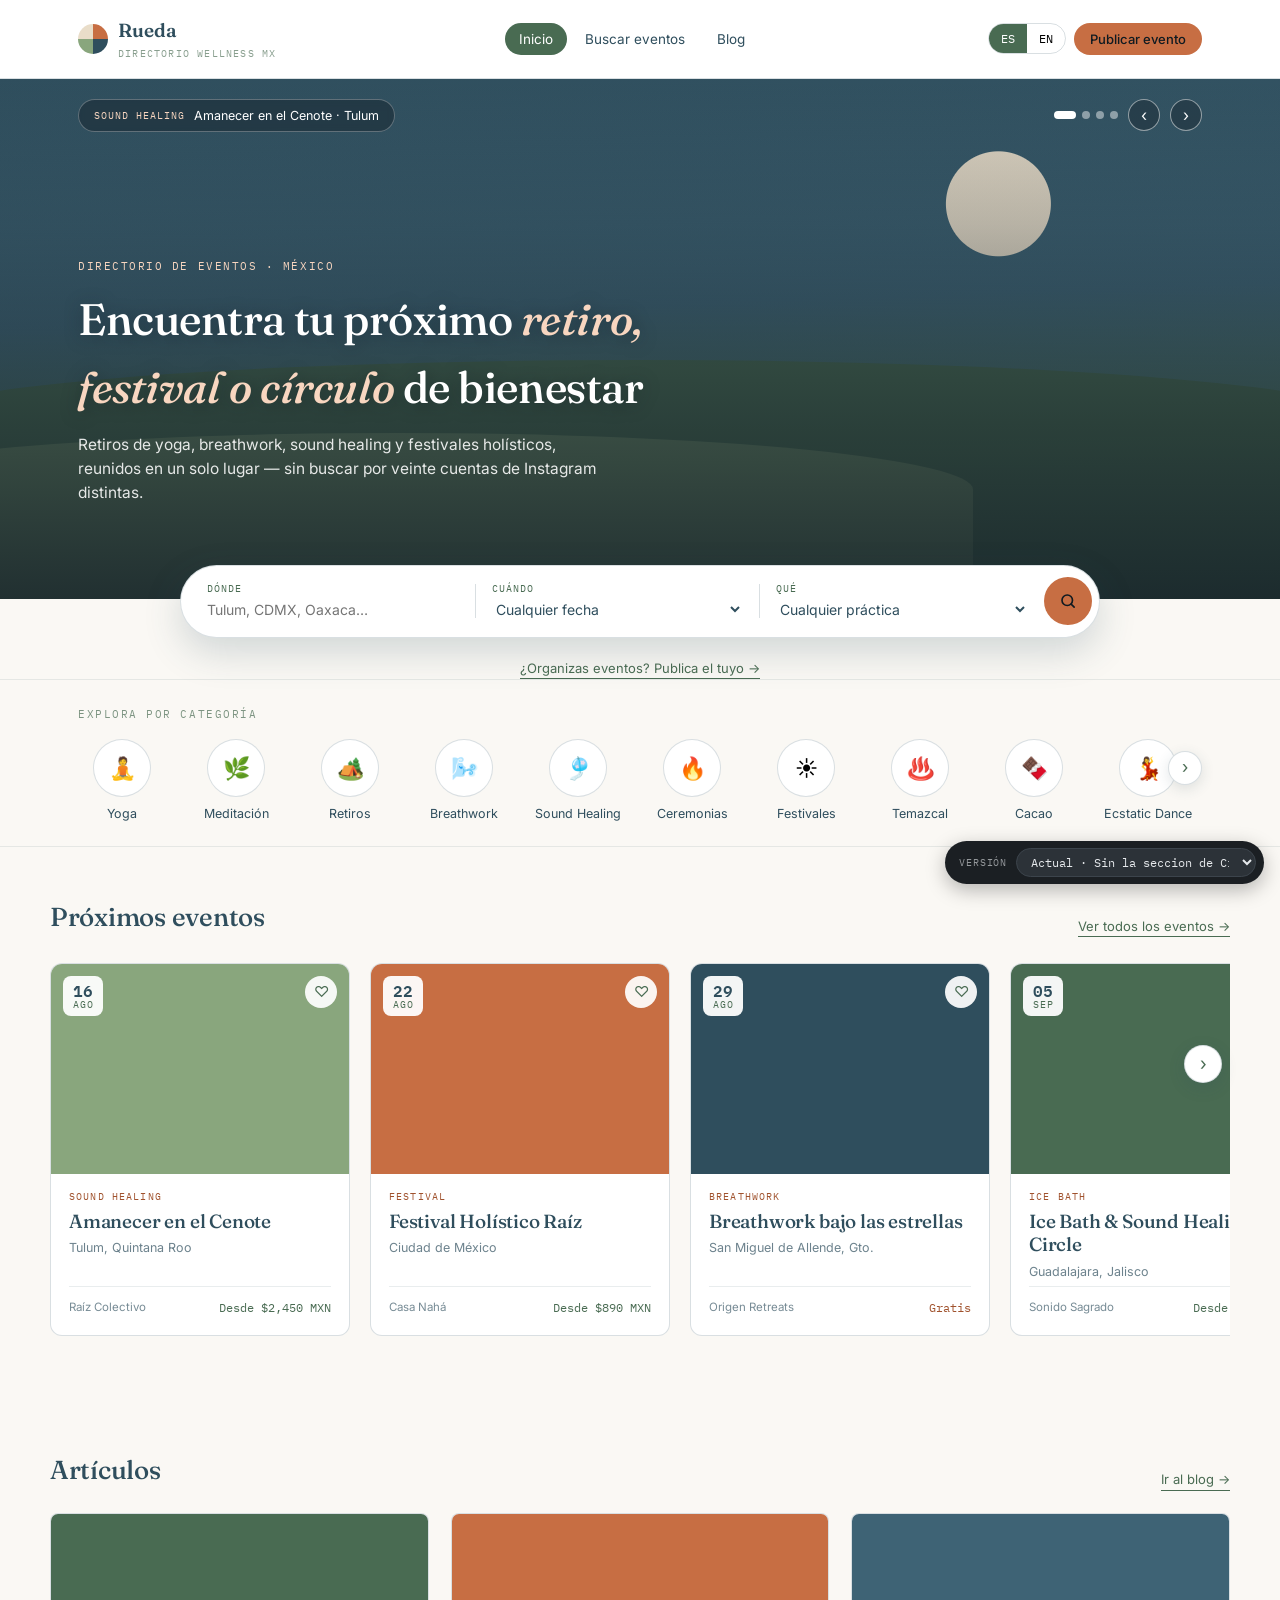
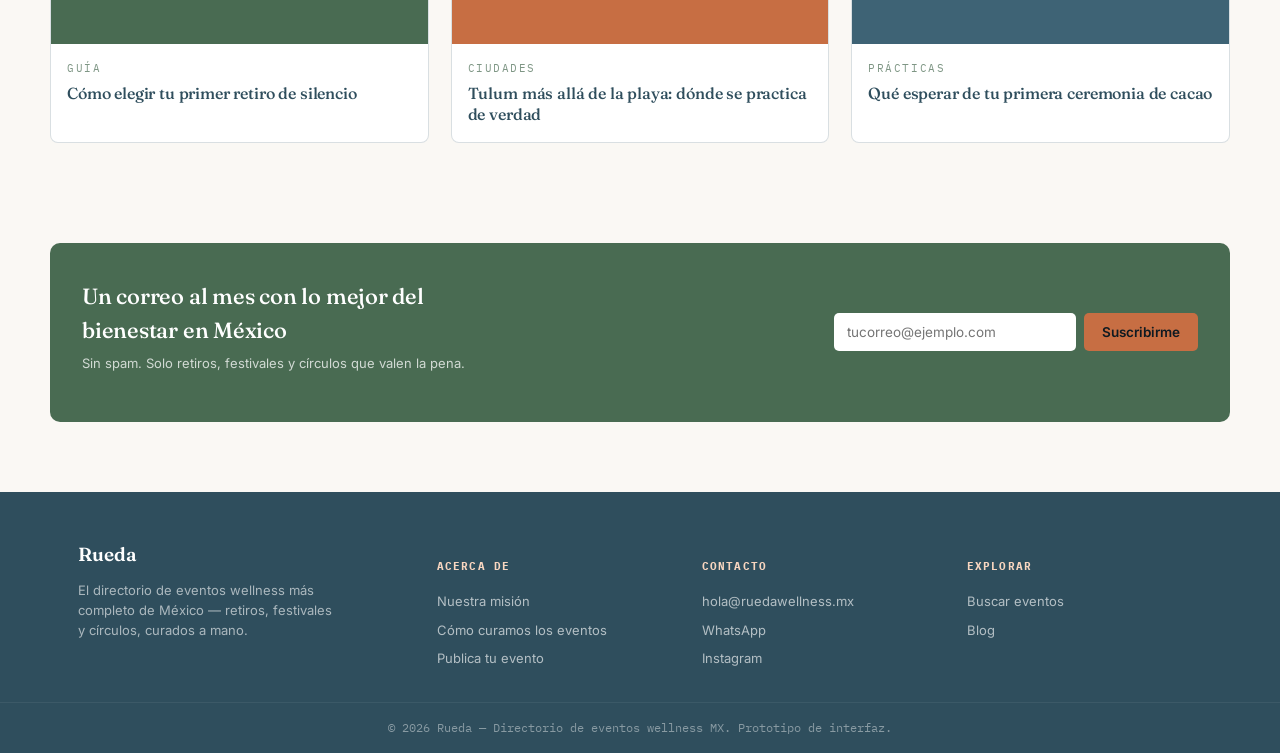
<file: prototipos/v3-final/index.html>
<!DOCTYPE html>
<html lang="es-MX">
<head>
<meta charset="UTF-8">
<meta name="viewport" content="width=device-width, initial-scale=1.0">
<title>Rueda — Prototipo final (directorio + estructura Eventbrite)</title>
<link rel="preconnect" href="https://fonts.googleapis.com">
<link href="https://fonts.googleapis.com/css2?family=Fraunces:ital,opsz,wght@0,9..144,400;0,9..144,500;0,9..144,600;1,9..144,500&family=Inter:wght@400;500;600;700&family=IBM+Plex+Mono:wght@400;500&display=swap" rel="stylesheet">
<style>
  :root{
    /* ---- La paleta, los seis tal cual ---- */
    --fondo:#FAF8F4;        /* Fondo         */
    --verde:#496B52;        /* Verde         */
    --verde-claro:#89A67D;  /* Verde claro   */
    --arena:#E9DDC9;        /* Arena         */
    --terracota:#C76E43;    /* Terracota     */
    --petroleo:#2F4E5D;     /* Azul petroleo */

    /* ---- Derivados ----
       Cada uno existe por un motivo concreto, casi siempre de legibilidad. */

    /* El fondo ya no es blanco puro, asi que las tarjetas se despegan subiendo
       hacia el blanco en vez de bajando hacia el gris. */
    --blanco:#FFFFFF;
    /* Arena a plena saturacion como fondo de fila al pasar el raton pesa
       demasiado; esta version aclarada marca el hover sin gritar. */
    --arena-suave:#F4EDE1;
    /* Las tarjetas del panel admin, sobre el fondo petroleo. */
    --petroleo-suave:#3E6375;

    /* Terracota tiene un problema de contraste en las dos direcciones, y por
       eso necesita tres variantes:
       · como fondo de boton funciona, pero el texto encima tiene que ser casi
         negro (--tinta-boton): con blanco da 3.6:1 y no llega a AA;
       · como texto sobre blanco da 3.6:1, tampoco llega → --terracota-texto;
       · como texto sobre los fondos oscuros (hero, footer, admin) da 2.4:1,
         que es peor → --terracota-palida. */
    --terracota-viva:#D4805A;   /* hover del boton: aclara en vez de oscurecer,
                                   porque oscurecer hunde el contraste del texto */
    --terracota-texto:#A0522D;  /* terracota legible sobre fondo claro   5.6:1 */
    --terracota-palida:#F8D6C0; /* terracota legible sobre fondo oscuro  4.8:1 */
    --tinta-boton:#0F1A21;      /* texto sobre terracota, los dos estados      */

    /* ---- Roles ----
       Los nombres vienen del diseño original y los usan ~400 reglas mas abajo.
       Cambiar la paleta es reasignar aqui, no tocar cada regla. */
    --ink:var(--petroleo);
    --jungle:var(--verde);
    --jungle-deep:var(--petroleo);
    --stone:var(--fondo);
    --paper:var(--blanco);
    --marigold:var(--terracota);
    --marigold-deep:var(--terracota-viva);
    --clay:var(--verde);
    --line: rgba(47,78,93,0.18);
    --line-soft: rgba(47,78,93,0.10);
    --radius: 3px;
  }
  *{box-sizing:border-box;}
  html{scroll-behavior:smooth;}
  body{
    margin:0; background:var(--stone); color:var(--ink);
    font-family:'Inter',sans-serif; font-size:15px; line-height:1.55;
    -webkit-font-smoothing:antialiased;
  }
  h1,h2,h3,h4{font-family:'Fraunces',serif; font-weight:500; margin:0; letter-spacing:-0.01em;}
  a{color:inherit; text-decoration:none;}
  button{font-family:inherit; cursor:pointer;}
  input,select,textarea{font-family:inherit; font-size:14px;}
  :focus-visible{outline:2px solid var(--marigold-deep); outline-offset:2px;}
  .mono{font-family:'IBM Plex Mono',monospace; letter-spacing:0.02em;}
  .eyebrow{font-family:'IBM Plex Mono',monospace; font-size:11px; letter-spacing:0.14em; text-transform:uppercase; color:var(--jungle); opacity:0.7;}
  .wrap{max-width:1180px; margin:0 auto; padding:0 28px;}
  @media(max-width:640px){.wrap{padding:0 18px;}}

  /* ---------- topbar ---------- */
  .topbar{
    position:sticky; top:0; z-index:40; background:var(--paper);
    border-bottom:1px solid var(--line);
  }
  .topbar-inner{display:flex; align-items:center; justify-content:space-between; padding:16px 28px; max-width:1180px; margin:0 auto;}
  .logo{display:flex; align-items:center; gap:10px;}
  /* La marca es una rueda de cuatro cuartos: es el sitio donde la paleta se
     presenta entera, asi que lleva los cuatro colores con caracter propio en
     vez de dos tonos del mismo caramelo. */
  .logo-mark{width:30px; height:30px; border-radius:50%; background:conic-gradient(var(--terracota) 0deg 90deg, var(--petroleo) 90deg 180deg, var(--verde-claro) 180deg 270deg, var(--arena) 270deg 360deg); flex-shrink:0;}
  .logo-text{font-family:'Fraunces',serif; font-weight:600; font-size:19px;}
  .logo-text small{display:block; font-family:'IBM Plex Mono',monospace; font-weight:400; font-size:10px; letter-spacing:0.12em; text-transform:uppercase; color:var(--jungle); opacity:0.65; margin-top:1px;}
  nav.mainnav{display:flex; align-items:center; gap:4px;}
  nav.mainnav button{
    background:none; border:none; padding:8px 14px; font-size:13.5px; color:var(--ink);
    border-radius:20px; transition:background .15s;
  }
  nav.mainnav button:hover{background:var(--line-soft);}
  nav.mainnav button.active{background:var(--jungle); color:var(--paper);}
  /* .admin-toggle se fue con el boton de «Panel admin» del menu publico. */
  .navburger{display:none; background:none;border:none;padding:6px;}
  .navburger span{display:block; width:20px; height:2px; background:var(--ink); margin:4px 0;}
  @media(max-width:900px){
    nav.mainnav{position:fixed; top:64px; left:0; right:0; background:var(--paper); flex-direction:column; align-items:stretch; padding:8px 18px 16px; border-bottom:1px solid var(--line); display:none; gap:2px;}
    nav.mainnav.open{display:flex;}
    nav.mainnav button{text-align:left;}
    .navburger{display:block;}
  }

  /* ---------- views ---------- */
  .view{display:none;}
  .view.active{display:block;}

  /* ---------- hero: banner ----------
     El hero deja de ser una franja de color a sangre y pasa a ser una caja con
     esquinas redondeadas y aire a los lados, con la pastilla de busqueda
     montada sobre su borde inferior. Ese solape es lo que hace reconocible el
     patron: sin el, es un banner cualquiera con un buscador debajo. */
  .hero{padding:0;}
  .hero-inner{position:relative; max-width:1180px; margin:0 auto; padding:0 28px;}

  /* Banner a sangre: ocupa todo el ancho de la ventana, sin esquinas ni
     margenes. Al perder el redondeo pierde tambien la sombra —una sombra en un
     bloque que llega a los bordes no cae sobre nada—. El titulo sigue alineado
     con el resto de la pagina gracias a .hero-content, que si esta limitado. */
  .hero-banner{
    position:relative; overflow:hidden;
    min-height:520px; display:flex; align-items:flex-end;
  }
  @media(max-width:900px){ .hero-banner{min-height:440px;} }
  @media(max-width:640px){ .hero-banner{min-height:400px;} }

  /* Carrusel: las diapositivas se apilan y se cruzan por opacidad. No se
     desplazan lateralmente a proposito — un desplazamiento obliga a medir
     anchos y se rompe en cuanto el banner cambia de tamaño; el fundido no
     depende de la geometria. */
  .carrusel{position:absolute; inset:0;}
  .slide{position:absolute; inset:0; opacity:0; transition:opacity .6s ease;}
  .slide.activa{opacity:1;}

  /* Etiqueta de la diapositiva: nombra lo que se esta viendo. Va arriba a la
     izquierda porque abajo esta el titulo y el centro lo tapa la pastilla. */
  /* En un banner a sangre, pegar los controles al borde de la ventana los deja
     lejisimos del contenido en pantallas anchas. max() los engancha a la misma
     columna que el titulo cuando hay sitio, y a 28px del borde cuando no. */
  .slide-chip{
    position:absolute; top:20px; left:max(28px, calc((100% - 1180px) / 2 + 28px)); z-index:2;
    display:inline-flex; align-items:center; gap:9px; max-width:calc(100% - 200px);
    background:rgba(21,33,40,.45); border:1px solid rgba(255,255,255,.28);
    color:#fff; border-radius:999px; padding:6px 15px; font-size:12.5px;
    backdrop-filter:blur(3px);
  }
  .slide-chip .cat{
    font-family:'IBM Plex Mono',monospace; font-size:10px; letter-spacing:.1em;
    text-transform:uppercase; color:var(--terracota-palida);
  }
  @media(max-width:640px){
    .slide-chip{max-width:calc(100% - 40px); font-size:11.5px; top:14px; left:14px;}
    .slide-chip .cat{display:none;}
  }

  /* Controles arriba a la derecha, la unica esquina que queda libre. */
  .cctrl{position:absolute; top:20px; right:max(28px, calc((100% - 1180px) / 2 + 28px)); z-index:4; display:flex; align-items:center; gap:10px;}
  .cdots{display:flex; align-items:center; gap:6px;}
  .cdots button{
    width:8px; height:8px; padding:0; border:none; border-radius:50%;
    background:rgba(255,255,255,.45); transition:width .2s, background .2s;
  }
  .cdots button[aria-current="true"]{background:#fff; width:22px; border-radius:999px;}
  .cnav{
    width:32px; height:32px; border-radius:50%; border:1px solid rgba(255,255,255,.5);
    background:rgba(21,33,40,.38); color:#fff; font-size:16px; line-height:1;
    display:flex; align-items:center; justify-content:center;
  }
  .cnav:hover{background:rgba(21,33,40,.65);}
  .cctrl :focus-visible{outline:2px solid #fff; outline-offset:2px;}

  /* Pseudo-imagen: la fotografia todavia no existe, asi que cada escena se
     compone con gradientes —cielo, sol, dos lineas de colinas—. Cuando haya
     foto real basta con cambiar el background de cada .mN por la imagen. */
  .hero-media{position:absolute; inset:0;}
  .m1{background:
      radial-gradient(circle at 78% 24%, rgba(233,221,201,.95) 0 52px, rgba(233,221,201,0) 53px),
      linear-gradient(178deg, #2F4E5D 0%, #3E6375 44%, #547B6A 72%, #496B52 100%);}
  .m2{background:linear-gradient(176deg, #3E6375 0%, #496B52 46%, #35513C 100%);}
  .m3{background:
      radial-gradient(circle at 24% 30%, rgba(199,110,67,.9) 0 66px, rgba(199,110,67,0) 67px),
      linear-gradient(180deg, #E9DDC9 0%, #C76E43 40%, #2F4E5D 100%);}
  .m4{background:linear-gradient(180deg, #2F4E5D 0%, #547B6A 58%, #89A67D 100%);}
  .hero-media::before{
    content:""; position:absolute; left:-8%; right:-8%; bottom:0; height:46%;
    background:var(--verde); border-radius:50% 50% 0 0 / 26% 26% 0 0; opacity:.92;
  }
  .hero-media::after{
    content:""; position:absolute; left:-14%; right:24%; bottom:0; height:32%;
    background:var(--verde-claro); border-radius:50% 50% 0 0 / 34% 34% 0 0; opacity:.55;
  }

  /* Velo oscuro de abajo hacia arriba. No es decoracion: sin el, el titulo
     blanco cae sobre el verde claro de las colinas y se queda en 2.6:1. */
  .hero-scrim{
    position:absolute; inset:0;
    background:linear-gradient(to top, rgba(21,33,40,.86) 0%, rgba(21,33,40,.58) 34%, rgba(21,33,40,.20) 72%, rgba(21,33,40,0) 100%);
  }

  /* Limitado y centrado para que el titulo caiga sobre la misma columna que el
     resto de la pagina, aunque el banner llegue a los bordes de la ventana. */
  .hero-content{
    position:relative; z-index:3; width:100%; max-width:1180px;
    margin:0 auto; padding:40px 28px 78px;
  }
  .hero-content .eyebrow, .hero-content h1, .hero-content p.sub{max-width:680px;}
  @media(max-width:640px){ .hero-content{padding:26px 18px 56px;} }
  .hero .eyebrow{color:var(--terracota-palida); opacity:1;}
  .hero h1{font-size:44px; margin-top:10px; color:#fff; text-shadow:0 2px 18px rgba(21,33,40,.4);}
  .hero h1 em{font-style:italic; color:var(--terracota-palida);}
  .hero p.sub{max-width:520px; color:rgba(255,255,255,0.88); margin-top:12px; font-size:15.5px;}
  @media(max-width:640px){.hero h1{font-size:30px;}}

  /* Pastilla de busqueda segmentada: tres campos separados por linea fina y un
     boton circular. Va fuera de .hero-banner —que recorta por overflow— y sube
     con margin negativo para montarse encima. */
  .buscador{
    position:relative; z-index:2; margin:-34px auto 0; max-width:920px;
    background:var(--paper); border:1px solid var(--line); border-radius:999px;
    display:flex; align-items:center; padding:7px 7px 7px 10px;
    box-shadow:0 14px 38px rgba(47,78,93,0.20);
  }
  .bcampo{flex:1 1 0; min-width:0; padding:8px 16px; border-radius:999px;}
  .bcampo:hover{background:var(--arena-suave);}
  .bcampo label{
    display:block; font-family:'IBM Plex Mono',monospace; font-size:10px;
    letter-spacing:.1em; text-transform:uppercase; color:var(--jungle); margin-bottom:2px;
  }
  .bcampo input, .bcampo select{
    width:100%; border:none; background:none; padding:0; font-size:14px; color:var(--ink);
  }
  .bcampo input:focus, .bcampo select:focus{outline:none;}
  .bsep{width:1px; height:34px; background:var(--line); flex-shrink:0;}
  .buscador button{
    flex-shrink:0; width:48px; height:48px; border-radius:50%; border:none;
    background:var(--marigold); color:var(--tinta-boton);
    display:flex; align-items:center; justify-content:center;
  }
  .buscador button:hover{background:var(--marigold-deep);}
  /* En movil la pastilla se rompe en filas: tres campos de 90px de ancho no se
     pueden rellenar, y el circulo del boton deja de tener sentido. */
  @media(max-width:760px){
    .buscador{flex-wrap:wrap; border-radius:18px; margin-top:-26px; padding:8px;}
    .bcampo{flex:1 1 100%;}
    .bcampo + .bcampo{border-top:1px solid var(--line-soft);}
    .bsep{display:none;}
    .buscador button{width:100%; height:44px; border-radius:999px; margin-top:6px;}
  }

  /* ---------- explorar por categoria: menu lineal ----------
     Sustituye a la rueda del bienestar. La rueda tenia tres problemas: solo
     cabian ocho categorias de las trece, obligaba a mantener una version
     distinta en movil (los chips) porque un circulo de 520px no entra en una
     pantalla estrecha, y el tabulador la recorria en un orden que no coincidia
     con lo que se veia. Una fila que se desplaza acepta las trece, es la misma
     en cualquier ancho y se tabula en el orden en que se lee. */
  .catbar{
    background:var(--stone); border-top:1px solid var(--line-soft);
    border-bottom:1px solid var(--line-soft); padding:26px 0 22px;
  }
  .catbar-inner{max-width:1180px; margin:0 auto; padding:0 28px;}
  @media(max-width:640px){ .catbar-inner{padding:0 18px;} }
  .catbar .eyebrow{margin-bottom:12px; display:block;}
  .catrail-wrap{position:relative;}
  /* El padding de arriba no es decorativo: «overflow-x:auto» recorta tambien
     por arriba, asi que sin el hueco el circulo se comia sus dos primeros
     pixeles justo al pasar el raton, que es cuando se sube. Los 4px cubren el
     desplazamiento y el borde; el margen del eyebrow baja otros 4 para que el
     bloque siga midiendo lo mismo. */
  .catrail{
    display:flex; gap:26px; overflow-x:auto; scroll-behavior:smooth;
    scroll-snap-type:x proximity; padding:4px 0 2px;
    scrollbar-width:none; -ms-overflow-style:none;
  }
  .catrail::-webkit-scrollbar{display:none;}
  .catitem{
    flex:0 0 auto; width:88px; background:none; border:none; padding:0;
    display:flex; flex-direction:column; align-items:center; gap:9px; scroll-snap-align:start;
  }
  .catitem .ic{
    width:58px; height:58px; border-radius:50%; border:1px solid var(--line);
    background:var(--paper); display:flex; align-items:center; justify-content:center;
    font-size:22px; transition:background .15s, border-color .15s, transform .15s;
  }
  .catitem:hover .ic{background:var(--arena); border-color:var(--jungle); transform:translateY(-2px);}
  .catitem .lbl{font-size:12.5px; color:var(--ink); text-align:center; line-height:1.25;}
  /* A la altura del circulo, no del bloque entero: si se centra con el texto
     incluido queda descolgada respecto a la fila de iconos. */
  .catnext{
    position:absolute; right:0; top:33px; transform:translateY(-50%);
    width:34px; height:34px; border-radius:50%; border:1px solid var(--line);
    background:var(--paper); color:var(--jungle); font-size:17px; line-height:1;
    display:flex; align-items:center; justify-content:center;
    box-shadow:0 4px 14px rgba(47,78,93,.14);
  }
  .catnext:hover{background:var(--arena);}

  /* ---------- proximos eventos: tarjetas en carril ---------- */
  .evrail-wrap{position:relative;}
  .evrail{
    display:flex; gap:20px; overflow-x:auto; scroll-behavior:smooth;
    scroll-snap-type:x proximity; padding:4px 2px 14px;
    scrollbar-width:none; -ms-overflow-style:none;
  }
  .evrail::-webkit-scrollbar{display:none;}
  .ev-card{
    flex:0 0 300px; scroll-snap-align:start; background:var(--paper);
    border:1px solid var(--line); border-radius:12px; overflow:hidden;
    display:flex; flex-direction:column; cursor:pointer;
    transition:transform .15s, box-shadow .15s;
  }
  /* En movil la tarjeta no llena el ancho: el borde de la siguiente asomando
     es lo que delata que la fila se desplaza. */
  @media(max-width:640px){ .ev-card{flex-basis:82%;} }
  .ev-card:hover{transform:translateY(-3px); box-shadow:0 16px 32px rgba(47,78,93,.14);}
  .ev-img{position:relative; height:210px; background-size:cover; background-position:center;}
  .ev-date{
    position:absolute; top:12px; left:12px; background:rgba(255,255,255,.94);
    border-radius:8px; padding:6px 10px 5px; text-align:center;
    font-family:'IBM Plex Mono',monospace; line-height:1.15;
  }
  .ev-date .d{display:block; font-size:16px; font-weight:600; color:var(--ink);}
  .ev-date .m{display:block; font-size:9.5px; letter-spacing:.08em; color:var(--jungle);}
  .ev-fav{
    position:absolute; top:12px; right:12px; width:32px; height:32px; border-radius:50%;
    border:none; background:rgba(255,255,255,.92); color:var(--jungle); font-size:15px;
    display:flex; align-items:center; justify-content:center;
  }
  .ev-fav:hover{background:#fff;}
  .ev-body{padding:16px 18px 18px; display:flex; flex-direction:column; gap:5px; flex:1;}
  .ev-cat{
    font-family:'IBM Plex Mono',monospace; font-size:9.5px; letter-spacing:.12em;
    text-transform:uppercase; color:var(--terracota-texto);
  }
  .ev-body h3{font-size:19px; line-height:1.25;}
  .ev-loc{font-size:12.5px; color:var(--ink); opacity:.7;}
  .ev-foot{
    margin-top:auto; padding-top:12px; border-top:1px solid var(--line-soft);
    display:flex; justify-content:space-between; align-items:center; gap:10px; font-size:11.5px;
  }
  .ev-org{color:var(--ink); opacity:.65; overflow:hidden; text-overflow:ellipsis; white-space:nowrap;}
  .ev-price{font-family:'IBM Plex Mono',monospace; color:var(--jungle); white-space:nowrap;}
  .ev-price.free{color:var(--terracota-texto);}
  .evnext{
    position:absolute; right:8px; top:86px;
    width:38px; height:38px; border-radius:50%; border:1px solid var(--line);
    background:var(--paper); color:var(--jungle); font-size:18px; line-height:1;
    display:flex; align-items:center; justify-content:center; z-index:2;
    box-shadow:0 5px 16px rgba(47,78,93,.18);
  }
  .evnext:hover{background:var(--arena);}

  /* ---------- section shells ---------- */
  section.block{padding:50px 0;}
  .block-head{display:flex; align-items:flex-end; justify-content:space-between; margin-bottom:22px; gap:16px; flex-wrap:wrap;}
  .block-head h2{font-size:26px;}
  .block-head a.more{font-size:13px; color:var(--jungle); border-bottom:1px solid var(--jungle); flex-shrink:0;}

  /* ---------- chips (ciudades) ---------- */
  /* .chiprow se fue con la seccion de «Ciudades populares»: era su unico uso.
     La busqueda por ciudad sigue disponible en el campo «Donde» del buscador y
     en el filtro de la vista de resultados. */

  /* ---------- event cards ---------- */
  .grid-events{display:grid; grid-template-columns:repeat(3,1fr); gap:20px;}
  @media(max-width:900px){.grid-events{grid-template-columns:repeat(2,1fr);}}
  @media(max-width:640px){.grid-events{grid-template-columns:1fr;}}
  .card-event{background:var(--paper); border:1px solid var(--line); border-radius:8px; overflow:hidden; display:flex; flex-direction:column; transition:transform .15s, box-shadow .15s; cursor:pointer;}
  .card-event:hover{transform:translateY(-3px); box-shadow:0 14px 28px rgba(47,78,93,0.16);}
  .card-img{height:150px; position:relative; background-size:cover; background-position:center;}
  .card-img .cat-tag{position:absolute; top:10px; left:10px; background:rgba(255,255,255,0.92); color:var(--jungle-deep); font-size:10.5px; padding:4px 9px; border-radius:20px; font-family:'IBM Plex Mono',monospace; letter-spacing:0.05em; text-transform:uppercase;}
  .card-img .fav{position:absolute; top:10px; right:10px; width:28px; height:28px; border-radius:50%; background:rgba(47,78,93,0.55); color:#fff; border:none; display:flex; align-items:center; justify-content:center; font-size:14px;}
  .card-body{padding:14px 16px 16px; display:flex; flex-direction:column; gap:6px; flex:1;}
  .card-date{font-family:'IBM Plex Mono',monospace; font-size:11px; color:var(--clay); letter-spacing:0.04em;}
  .card-body h3{font-size:16.5px; line-height:1.3;}
  .card-city{font-size:12.5px; color:var(--ink); opacity:0.65;}
  .card-foot{margin-top:auto; padding-top:10px; border-top:1px solid var(--line-soft); display:flex; justify-content:space-between; align-items:center;}
  .price{font-family:'IBM Plex Mono',monospace; font-size:13px; font-weight:500;}
  .price.free{color:var(--jungle);}

  /* proximos eventos - filas */
  /* La lista de filas (.rowlist / .datebadge / .rowmeta) se fue con el cambio a
     tarjetas en carril: era el unico sitio que la usaba. */

  /* ---------- newsletter ---------- */
  .newsletter{background:var(--jungle); color:var(--paper); border-radius:10px; padding:36px 32px; display:flex; align-items:center; justify-content:space-between; gap:24px; flex-wrap:wrap;}
  .newsletter h3{font-size:22px; color:var(--paper); max-width:360px;}
  .newsletter p{font-size:13px; opacity:0.75; margin-top:6px;}
  .nform{display:flex; gap:8px; flex:1; min-width:260px; max-width:400px;}
  .nform input{flex:1; border:none; border-radius:5px; padding:11px 13px; font-size:13.5px;}
  .nform button{background:var(--marigold); border:none; color:var(--tinta-boton); font-weight:600; border-radius:5px; padding:0 18px; font-size:13.5px;}
  .nform button:hover{background:var(--marigold-deep);}
  .toast{font-size:12.5px; color:var(--terracota-palida); margin-top:8px; display:none;}
  .toast.show{display:block;}

  /* ---------- resultados / filtros ---------- */
  .results-layout{display:grid; grid-template-columns:230px 1fr; gap:32px; align-items:flex-start;}
  @media(max-width:820px){.results-layout{grid-template-columns:1fr;}}
  .filters{background:var(--paper); border:1px solid var(--line); border-radius:8px; padding:20px;}
  .filters h4{font-size:11px; text-transform:uppercase; letter-spacing:0.1em; font-family:'IBM Plex Mono',monospace; color:var(--jungle); margin:18px 0 8px;}
  .filters h4:first-child{margin-top:0;}
  .filters select{width:100%; padding:9px 10px; border:1px solid var(--line); border-radius:5px; background:var(--arena);}
  .checklist label{display:flex; align-items:center; gap:8px; font-size:13px; padding:4px 0;}
  .results-head{display:flex; justify-content:space-between; align-items:center; margin-bottom:16px; flex-wrap:wrap; gap:10px;}
  .results-head .count{font-size:13px; opacity:0.65;}
  .results-grid{display:grid; grid-template-columns:repeat(2,1fr); gap:18px;}
  @media(max-width:1000px){.results-grid{grid-template-columns:1fr;}}
  .sortsel{border:1px solid var(--line); background:var(--paper); border-radius:5px; padding:7px 10px; font-size:13px;}

  /* ---------- evento detalle ---------- */
  .evento-top{display:grid; grid-template-columns:1.15fr 0.85fr; gap:28px;}
  @media(max-width:900px){.evento-top{grid-template-columns:1fr;}}
  .gallery{display:grid; grid-template-columns:1.4fr 1fr; grid-template-rows:1fr 1fr; gap:8px; height:340px; border-radius:8px; overflow:hidden;}
  .gallery > div{background-size:cover; background-position:center;}
  .gallery > div:first-child{grid-row:1/3;}
  .evento-meta-box{background:var(--paper); border:1px solid var(--line); border-radius:8px; padding:22px;}
  .evento-meta-box .cat-tag{display:inline-block; background:var(--arena); font-size:11px; padding:4px 10px; border-radius:20px; font-family:'IBM Plex Mono',monospace; text-transform:uppercase; letter-spacing:0.05em; color:var(--jungle); margin-bottom:12px;}
  .evento-meta-box h1{font-size:26px; margin-bottom:14px;}
  .metaline{display:flex; gap:10px; font-size:13.5px; padding:8px 0; border-top:1px solid var(--line-soft);}
  .metaline .k{width:78px; flex-shrink:0; opacity:0.55; font-family:'IBM Plex Mono',monospace; font-size:11px; text-transform:uppercase; letter-spacing:.05em; padding-top:2px;}
  .price-big{font-family:'IBM Plex Mono',monospace; font-size:22px; margin:14px 0 4px;}
  .btn-primary{display:block; text-align:center; width:100%; background:var(--marigold); color:var(--tinta-boton); border:none; padding:14px; border-radius:6px; font-weight:600; font-size:14.5px; margin-top:14px;}
  .btn-primary:hover{background:var(--marigold-deep);}
  .socialrow{display:flex; gap:8px; margin-top:14px;}
  .socialrow a{width:34px; height:34px; border-radius:50%; border:1px solid var(--line); display:flex; align-items:center; justify-content:center; font-size:14px;}
  .socialrow a:hover{background:var(--jungle); color:var(--paper); border-color:var(--jungle);}

  .evento-body{margin-top:32px; display:grid; grid-template-columns:1.15fr 0.85fr; gap:28px;}
  @media(max-width:900px){.evento-body{grid-template-columns:1fr;}}
  .desc h3{font-size:18px; margin-bottom:10px;}
  .desc p{font-size:14.5px; opacity:0.85; margin-bottom:14px;}
  .infolist{list-style:none; padding:0; margin:0; display:grid; grid-template-columns:1fr 1fr; gap:8px 18px; font-size:13px;}
  .infolist li{display:flex; justify-content:space-between; border-bottom:1px dashed var(--line); padding-bottom:6px;}
  .infolist li span:first-child{opacity:0.55;}
  .mapbox{height:220px; border-radius:8px; border:1px solid var(--line); background:
      repeating-linear-gradient(45deg, var(--blanco) 0 10px, var(--arena) 10px 20px);
    display:flex; align-items:center; justify-content:center; font-family:'IBM Plex Mono',monospace; font-size:11px; color:var(--jungle); text-align:center; padding:16px; margin-top:16px;}
  .orgcard{background:var(--paper); border:1px solid var(--line); border-radius:8px; padding:18px; display:flex; gap:14px; align-items:center; margin-top:16px; cursor:pointer;}
  .orgcard:hover{border-color:var(--jungle);}
  .avatar{width:52px; height:52px; border-radius:50%; background-size:cover; background-position:center; flex-shrink:0;}
  .orgcard .oname{font-size:14.5px; font-weight:600; font-family:'Fraunces',serif;}
  .orgcard .osub{font-size:12px; opacity:0.6;}

  /* ---------- organizador ---------- */
  .org-hero{display:flex; gap:22px; align-items:center; flex-wrap:wrap; padding:44px 0 8px;}
  .org-hero .avatar{width:96px; height:96px;}
  .org-hero h1{font-size:28px;}
  .org-hero .desc-sm{font-size:13.5px; opacity:0.7; max-width:520px; margin-top:8px;}

  /* ---------- blog ---------- */
  .grid-blog{display:grid; grid-template-columns:repeat(3,1fr); gap:22px;}
  @media(max-width:900px){.grid-blog{grid-template-columns:1fr;}}
  .card-blog{background:var(--paper); border:1px solid var(--line); border-radius:8px; overflow:hidden;}
  .card-blog .b-img{height:130px; background-size:cover; background-position:center;}
  .card-blog .b-body{padding:16px;}
  .card-blog .eyebrow{margin-bottom:6px;}
  .card-blog h3{font-size:16px; line-height:1.35;}
  .evergreen-note{margin-top:30px; border-left:3px solid var(--marigold); padding:14px 18px; background:var(--paper); font-size:13px; opacity:0.85; border-radius:0 6px 6px 0;}

  /* ---------- footer ---------- */
  footer{background:var(--jungle-deep); color:rgba(255,255,255,0.85); margin-top:20px;}
  .foot-inner{max-width:1180px; margin:0 auto; padding:48px 28px 30px; display:grid; grid-template-columns:1.4fr 1fr 1fr 1fr; gap:30px;}
  @media(max-width:760px){.foot-inner{grid-template-columns:1fr 1fr;}}
  footer h5{font-family:'IBM Plex Mono',monospace; font-size:11px; text-transform:uppercase; letter-spacing:0.1em; color:var(--terracota-palida); margin-bottom:12px;}
  footer a{display:block; font-size:13px; padding:4px 0; opacity:0.75;}
  footer a:hover{opacity:1;}
  .foot-bottom{border-top:1px solid rgba(255,255,255,0.12); text-align:center; font-size:11.5px; opacity:0.5; padding:16px; font-family:'IBM Plex Mono',monospace;}

  /* ---------- ADMIN ---------- */
  .admin-shell{background:var(--ink); min-height:100vh; padding-bottom:60px;}
  .admin-header{padding:26px 0 6px;}
  .admin-header .eyebrow{color:var(--terracota-palida);}
  .admin-header h1{color:var(--paper); font-size:26px; margin-top:6px;}
  .stat-grid{display:grid; grid-template-columns:repeat(5,1fr); gap:14px; margin:26px 0 36px;}
  @media(max-width:900px){.stat-grid{grid-template-columns:repeat(2,1fr);}}
  .stat-card{background:var(--petroleo-suave); border:1px solid rgba(255,255,255,0.08); border-radius:8px; padding:16px;}
  .stat-card .num{font-family:'Fraunces',serif; font-size:26px; color:var(--terracota-palida);}
  .stat-card .lbl{font-size:11.5px; color:rgba(255,255,255,0.6); margin-top:4px; font-family:'IBM Plex Mono',monospace; text-transform:uppercase; letter-spacing:0.04em;}

  .admin-tabs{display:flex; gap:4px; border-bottom:1px solid rgba(255,255,255,0.12); margin-bottom:22px; overflow-x:auto;}
  .admin-tabs button{background:none; border:none; color:rgba(255,255,255,0.6); padding:11px 14px; font-size:13px; white-space:nowrap; border-bottom:2px solid transparent;}
  .admin-tabs button.active{color:var(--paper); border-bottom-color:var(--terracota-palida);}

  .admin-panel{display:none;}
  .admin-panel.active{display:block;}
  .panel-toolbar{display:flex; justify-content:space-between; align-items:center; margin-bottom:16px; gap:12px; flex-wrap:wrap;}
  .panel-toolbar input[type=text]{background:var(--petroleo-suave); border:1px solid rgba(255,255,255,0.14); color:var(--paper); padding:9px 12px; border-radius:5px; font-size:13px; min-width:220px;}
  .btn-add{background:var(--marigold); color:var(--tinta-boton); border:none; padding:10px 16px; border-radius:5px; font-size:13px; font-weight:600;}
  .btn-add:hover{background:var(--marigold-deep);}

  table.admtable{width:100%; border-collapse:collapse; background:var(--petroleo-suave); border-radius:8px; overflow:hidden; font-size:13px; color:var(--paper);}
  table.admtable th{text-align:left; font-family:'IBM Plex Mono',monospace; font-size:10.5px; text-transform:uppercase; letter-spacing:0.05em; color:rgba(255,255,255,0.5); padding:11px 14px; border-bottom:1px solid rgba(255,255,255,0.1);}
  table.admtable td{padding:11px 14px; border-bottom:1px solid rgba(255,255,255,0.06); vertical-align:middle;}
  table.admtable tr:last-child td{border-bottom:none;}
  .badge{font-family:'IBM Plex Mono',monospace; font-size:10.5px; padding:3px 9px; border-radius:20px; text-transform:uppercase; letter-spacing:0.04em;}
  .badge.on{background:rgba(199,110,67,0.20); color:var(--terracota-palida);}
  .badge.off{background:rgba(255,255,255,0.08); color:rgba(255,255,255,0.5);}
  .badge.star{background:rgba(233,221,201,0.18); color:var(--arena);}
  .actionbtn{background:none; border:1px solid rgba(255,255,255,0.16); color:rgba(255,255,255,0.75); font-size:11px; padding:5px 9px; border-radius:4px; margin-right:4px;}
  .actionbtn:hover{border-color:var(--terracota-palida); color:var(--terracota-palida);}

  .catchip-admin{display:inline-flex; align-items:center; gap:8px; background:var(--petroleo-suave); border:1px solid rgba(255,255,255,0.12); color:var(--paper); padding:8px 14px; border-radius:20px; font-size:12.5px; margin:0 8px 8px 0;}
  .catchip-admin .n{font-family:'IBM Plex Mono',monospace; opacity:0.5; font-size:11px;}

  .twocol-admin{display:grid; grid-template-columns:1fr 1fr; gap:22px;}
  @media(max-width:760px){.twocol-admin{grid-template-columns:1fr;}}
  .admin-card{background:var(--petroleo-suave); border:1px solid rgba(255,255,255,0.1); border-radius:8px; padding:18px; color:var(--paper);}
  .admin-card h4{font-family:'IBM Plex Mono',monospace; font-size:11px; text-transform:uppercase; letter-spacing:0.06em; color:rgba(255,255,255,0.55); margin-bottom:10px;}
  .admin-card ul{list-style:none; padding:0; margin:0;}
  .admin-card li{display:flex; justify-content:space-between; font-size:13px; padding:7px 0; border-bottom:1px solid rgba(255,255,255,0.06);}

  /* ---------- modal ---------- */
  .modal-overlay{position:fixed; inset:0; background:rgba(47,78,93,0.60); display:none; align-items:flex-start; justify-content:center; padding:40px 18px; overflow-y:auto; z-index:100;}
  .modal-overlay.open{display:flex;}
  .modal{background:var(--paper); width:100%; max-width:720px; border-radius:10px; padding:0; overflow:hidden;}
  .modal-head{display:flex; justify-content:space-between; align-items:center; padding:18px 22px; border-bottom:1px solid var(--line); position:sticky; top:0; background:var(--paper);}
  .modal-head h3{font-size:18px;}
  .modal-close{background:none; border:none; font-size:20px; line-height:1;}
  .modal-body{padding:22px;}
  .fgrid{display:grid; grid-template-columns:1fr 1fr; gap:14px;}
  @media(max-width:560px){.fgrid{grid-template-columns:1fr;}}
  .fgrid .full{grid-column:1/-1;}
  .field label{display:block; font-size:11.5px; font-family:'IBM Plex Mono',monospace; text-transform:uppercase; letter-spacing:0.04em; opacity:0.6; margin-bottom:5px;}
  .field input, .field select, .field textarea{width:100%; border:1px solid var(--line); background:var(--arena); border-radius:5px; padding:9px 10px; font-size:13px;}
  .field textarea{resize:vertical; min-height:64px;}
  .switchrow{display:flex; gap:18px; margin-top:4px; flex-wrap:wrap;}
  .switchrow label{display:flex; align-items:center; gap:7px; font-size:13px;}
  .modal-foot{padding:16px 22px; border-top:1px solid var(--line); display:flex; justify-content:flex-end; gap:10px;}
  .btn-ghost{background:none; border:1px solid var(--line); padding:10px 18px; border-radius:5px; font-size:13px;}
  .btn-save{background:var(--jungle); color:var(--paper); border:none; padding:10px 20px; border-radius:5px; font-size:13px; font-weight:600;}

  @media (prefers-reduced-motion: reduce){
    *{scroll-behavior:auto !important; transition:none !important;}
  }

  /* ---------- idioma + publicar evento (topbar) ---------- */
  .topbar-right{display:flex; align-items:center; gap:8px;}
  .langtoggle{display:flex; border:1px solid var(--line); border-radius:20px; overflow:hidden;}
  .langtoggle button{background:none; border:none; padding:7px 12px; font-size:12px; font-family:'IBM Plex Mono',monospace;}
  .langtoggle button.active{background:var(--jungle); color:var(--paper);}
  .btn-publish{background:var(--terracota); color:var(--tinta-boton); border:none; border-radius:20px; padding:8px 16px; font-size:13px; font-weight:500;}
  .btn-publish:hover{background:var(--terracota-viva);}
  /* Antes vivia dentro del hero oscuro y por eso era blanco. Ahora cae debajo
     de la pastilla, sobre el fondo claro: en blanco seria invisible. Va
     centrado porque la pastilla tambien lo esta. */
  .hero-actions{display:flex; align-items:center; justify-content:center; gap:16px; margin-top:20px; flex-wrap:wrap;}
  .hero-actions .ghostlink{font-size:13px; color:var(--jungle); border-bottom:1px solid var(--jungle);}
  .hero-actions .ghostlink:hover{color:var(--terracota-texto); border-bottom-color:var(--terracota-texto);}

  /* ---------- fuera de alcance ---------- */
  .scope-banner{background:#2A4453; border:1px dashed rgba(255,255,255,0.25); color:rgba(255,255,255,0.75); border-radius:8px; padding:16px 18px; font-size:12.5px; margin:26px 0;}
  .scope-banner b{color:var(--terracota-palida);}
  .scope-list{display:flex; flex-wrap:wrap; gap:6px 10px; margin-top:8px;}
  .scope-list span{opacity:0.65;}

  /* ---------- panel organizador ---------- */
  .org-login{max-width:380px; margin:70px auto; background:var(--paper); border:1px solid var(--line); border-radius:10px; padding:32px;}
  .org-login h2{font-size:22px; margin-bottom:6px;}
  .org-login p{font-size:13px; opacity:.65; margin-bottom:20px;}
  .org-login .field{margin-bottom:14px;}
  .org-login .field label{display:block; font-size:11.5px; font-family:'IBM Plex Mono',monospace; text-transform:uppercase; opacity:.6; margin-bottom:5px;}
  .org-login .field input{width:100%; border:1px solid var(--line); background:var(--arena); border-radius:5px; padding:10px 12px; font-size:13.5px;}
  .org-login .btn-primary{margin-top:6px;}
  .org-login .swap{text-align:center; font-size:12.5px; margin-top:16px; color:var(--jungle);}

  .op-shell{display:none;}
  .op-shell.active{display:block;}
  .op-header{display:flex; justify-content:space-between; align-items:center; padding:40px 0 6px; flex-wrap:wrap; gap:12px;}
  .op-header .who{display:flex; align-items:center; gap:12px;}
  .op-header .avatar{width:44px; height:44px; background-color:var(--verde);}
  .op-tabs{display:flex; gap:4px; border-bottom:1px solid var(--line); margin:24px 0 20px; overflow-x:auto;}
  .op-tabs button{background:none; border:none; padding:10px 14px; font-size:13px; color:var(--ink); opacity:.55; border-bottom:2px solid transparent; white-space:nowrap;}
  .op-tabs button.active{opacity:1; border-bottom-color:var(--terracota); font-weight:600;}
  .op-panel{display:none;}
  .op-panel.active{display:block;}
  .op-profile-form{max-width:520px;}

  /* ---------- relacionados / badges ---------- */
  .badge-pending{background:rgba(199,110,67,0.18); color:var(--marigold-deep); font-family:'IBM Plex Mono',monospace; font-size:10.5px; padding:3px 9px; border-radius:20px; text-transform:uppercase;}
  .results-heading{margin-bottom:6px;}
  .results-heading .eyebrow{margin-bottom:6px;}

  /* =========================================================
     FUSION v3 — lo que aporta el prototipo "rueda-eventbrite"
     al directorio: la caja de compra fija de la pagina de evento.

     La barra de filtros persistente, el otro patron que venia de v1, se
     elimino: el buscador del hero y los filtros de la vista de resultados
     cubren la busqueda sin ocupar una franja fija en todas las pantallas.
     ========================================================= */

  /* --topbar-h es la altura real del topbar (16px de padding x2 + 31px de
     contenido). Si cambia el padding del topbar hay que ajustarla o la caja
     sticky se mete debajo. */
  :root{ --topbar-h:63px; }

  /* Caja de compra fija en la pagina de evento.
     v2 ya tenia la caja con precio y CTA, pero se iba con el scroll: el visitante
     lee la descripcion larga y pierde de vista el boton. Sticky = el CTA sigue
     ahi cuando termina de convencerse. */
  .evento-top{align-items:start;}
  .evento-meta-box{
    position:sticky; top:calc(var(--topbar-h) + 16px);
  }
  /* Sticky con max-height evita que una caja mas alta que la ventana se corte
     por arriba y deje el boton inalcanzable. */
  @media(min-width:901px){
    .evento-meta-box{max-height:calc(100vh - var(--topbar-h) - 32px); overflow-y:auto;}
  }
  @media(max-width:900px){
    .evento-meta-box{position:static; max-height:none;}
  }
  .lowstock{font-size:11.5px; color:var(--terracota-texto); margin-top:8px; text-align:center;}

  /* (3) El grid de "Eventos destacados" del inicio se elimino: mostraba los
     mismos eventos que la lista de proximos, justo encima. El CSS del toggle
     tarjetas/lista se fue con el. .grid-events sigue en uso en resultados,
     organizador y eventos relacionados. */
</style>
</head>
<body>

<!-- ================= TOPBAR ================= -->
<div class="topbar">
  <div class="topbar-inner">
    <div class="logo">
      <div class="logo-mark"></div>
      <div class="logo-text">Rueda<small>Directorio wellness MX</small></div>
    </div>
    <nav class="mainnav" id="mainnav">
      <!-- «Organizadores» y «Panel admin» salen del menu publico. Las vistas
           siguen en el archivo: la del organizador se abre desde «Publicar
           evento» y desde la ficha de cada evento; la de admin queda sin enlace
           porque no es algo que un visitante deba encontrar navegando. -->
      <button data-view="inicio" class="active">Inicio</button>
      <button data-view="resultados" onclick="showResults('Buscar eventos','Todos los eventos')">Buscar eventos</button>
      <button data-view="blog">Blog</button>
    </nav>
    <div class="topbar-right">
      <div class="langtoggle" id="langToggle">
        <button data-lang="es" class="active">ES</button>
        <button data-lang="en">EN</button>
      </div>
      <button class="btn-publish" onclick="switchView('panel-organizador')">Publicar evento</button>
      <button class="navburger" id="burger" aria-label="Abrir menú"><span></span><span></span><span></span></button>
    </div>
  </div>
</div>

<!-- ================= INICIO ================= -->
<main id="view-inicio" class="view active">
  <section class="hero">
      <div class="hero-banner">
        <!-- Carrusel de escenas. Cada .hero-media es un marcador de posicion
             compuesto con gradientes; el dia que haya fotografia se cambia cada
             uno por un background-image y ni los controles ni el titulo se
             enteran.

             El titulo de la pagina NO rota: vive fuera de las diapositivas, al
             pie del banner. Solo cambian la imagen y la etiqueta de arriba a la
             izquierda, que nombra el evento que se esta viendo. Asi hay un
             unico h1 y el mensaje del sitio no depende de donde pare el giro. -->
        <div class="carrusel" id="carrusel">
          <div class="slide activa" aria-hidden="false">
            <div class="hero-media m1"></div>
            <div class="hero-scrim"></div>
            <div class="slide-chip"><span class="cat">Sound Healing</span> Amanecer en el Cenote · Tulum</div>
          </div>
          <div class="slide" aria-hidden="true">
            <div class="hero-media m2"></div>
            <div class="hero-scrim"></div>
            <div class="slide-chip"><span class="cat">Festival</span> Festival Holístico Raíz · CDMX</div>
          </div>
          <div class="slide" aria-hidden="true">
            <div class="hero-media m3"></div>
            <div class="hero-scrim"></div>
            <div class="slide-chip"><span class="cat">Breathwork</span> Bajo las estrellas · San Miguel</div>
          </div>
          <div class="slide" aria-hidden="true">
            <div class="hero-media m4"></div>
            <div class="hero-scrim"></div>
            <div class="slide-chip"><span class="cat">Retiro</span> Silencio Vipassana · Oaxaca</div>
          </div>
        </div>

        <div class="cctrl">
          <div class="cdots" id="cdots">
            <button type="button" aria-current="true"  aria-label="Ver imagen 1"></button>
            <button type="button" aria-current="false" aria-label="Ver imagen 2"></button>
            <button type="button" aria-current="false" aria-label="Ver imagen 3"></button>
            <button type="button" aria-current="false" aria-label="Ver imagen 4"></button>
          </div>
          <button type="button" class="cnav" id="cprev" aria-label="Imagen anterior">‹</button>
          <button type="button" class="cnav" id="cnext" aria-label="Imagen siguiente">›</button>
        </div>

        <div class="hero-content">
          <div class="eyebrow">Directorio de eventos · México</div>
          <h1>Encuentra tu próximo <em>retiro, festival o círculo</em> de bienestar</h1>
          <p class="sub">Retiros de yoga, breathwork, sound healing y festivales holísticos, reunidos en un solo lugar — sin buscar por veinte cuentas de Instagram distintas.</p>
        </div>
      </div>

    <div class="hero-inner">
      <form class="buscador" onsubmit="event.preventDefault(); switchView('resultados');">
        <div class="bcampo">
          <label for="bDonde">Dónde</label>
          <input id="bDonde" type="text" placeholder="Tulum, CDMX, Oaxaca…">
        </div>
        <div class="bsep" aria-hidden="true"></div>
        <div class="bcampo">
          <label for="bCuando">Cuándo</label>
          <select id="bCuando">
            <option>Cualquier fecha</option>
            <option>Este fin de semana</option>
            <option>Próximos 7 días</option>
            <option>Este mes</option>
          </select>
        </div>
        <div class="bsep" aria-hidden="true"></div>
        <div class="bcampo">
          <label for="bQue">Qué</label>
          <select id="bQue">
            <option>Cualquier práctica</option>
            <option>Yoga</option>
            <option>Meditación</option>
            <option>Breathwork</option>
            <option>Sound Healing</option>
            <option>Ice Bath</option>
            <option>Retiro</option>
            <option>Festival</option>
          </select>
        </div>
        <button type="submit" aria-label="Buscar eventos">
          <svg viewBox="0 0 24 24" width="18" height="18" aria-hidden="true" fill="none" stroke="currentColor" stroke-width="2.2" stroke-linecap="round"><circle cx="11" cy="11" r="7"/><path d="M20.2 20.2l-4-4"/></svg>
        </button>
      </form>

      <div class="hero-actions">
        <a href="#" class="ghostlink" onclick="switchView('panel-organizador'); return false;">¿Organizas eventos? Publica el tuyo →</a>
      </div>
    </div>
  </section>

  <!-- Los emoji son marcadores de posicion, igual que las imagenes: cuando haya
       un juego de iconos de linea se sustituye el contenido de .ic y nada mas
       cambia. -->
  <section class="catbar">
    <div class="catbar-inner">
      <span class="eyebrow">Explora por categoría</span>
      <div class="catrail-wrap">
        <div class="catrail" id="catrail">
          <button class="catitem" data-cat="Yoga"><span class="ic">🧘</span><span class="lbl">Yoga</span></button>
          <button class="catitem" data-cat="Meditación"><span class="ic">🌿</span><span class="lbl">Meditación</span></button>
          <button class="catitem" data-cat="Retiro"><span class="ic">🏕️</span><span class="lbl">Retiros</span></button>
          <button class="catitem" data-cat="Breathwork"><span class="ic">🌬️</span><span class="lbl">Breathwork</span></button>
          <button class="catitem" data-cat="Sound Healing"><span class="ic">🎐</span><span class="lbl">Sound Healing</span></button>
          <button class="catitem" data-cat="Ceremonia"><span class="ic">🔥</span><span class="lbl">Ceremonias</span></button>
          <button class="catitem" data-cat="Festival"><span class="ic">☀️</span><span class="lbl">Festivales</span></button>
          <button class="catitem" data-cat="Temazcal"><span class="ic">♨️</span><span class="lbl">Temazcal</span></button>
          <button class="catitem" data-cat="Cacao"><span class="ic">🍫</span><span class="lbl">Cacao</span></button>
          <button class="catitem" data-cat="Ecstatic Dance"><span class="ic">💃</span><span class="lbl">Ecstatic Dance</span></button>
          <button class="catitem" data-cat="Ice Bath"><span class="ic">🧊</span><span class="lbl">Ice Bath</span></button>
          <button class="catitem" data-cat="Pilates"><span class="ic">🌀</span><span class="lbl">Pilates</span></button>
          <button class="catitem" data-cat="Biohacking"><span class="ic">⚡</span><span class="lbl">Biohacking</span></button>
        </div>
        <button type="button" class="catnext" id="catnext" aria-label="Ver más categorías">›</button>
      </div>
    </div>
  </section>

  <!-- Proximos eventos en carril horizontal. La lista de filas anterior daba
       mas densidad, pero la tarjeta con imagen es lo que deja ver de que va
       cada evento antes de entrar — que es lo que se le pide a un directorio. -->
  <section class="block wrap">
    <div class="block-head">
      <h2>Próximos eventos</h2>
      <a class="more" href="#" onclick="switchView('resultados'); return false;">Ver todos los eventos →</a>
    </div>
    <div class="evrail-wrap">
      <div class="evrail" id="proximosRail"></div>
      <button type="button" class="evnext" id="evnext" aria-label="Ver más eventos">›</button>
    </div>
  </section>

  <section class="block wrap">
    <div class="block-head">
      <h2>Artículos</h2>
      <a class="more" href="#" onclick="switchView('blog'); return false;">Ir al blog →</a>
    </div>
    <div class="grid-blog">
      <article class="card-blog" onclick="switchView('blog')">
        <div class="b-img" style="background-color:#496B52;"></div>
        <div class="b-body">
          <div class="eyebrow">Guía</div>
          <h3>Cómo elegir tu primer retiro de silencio</h3>
        </div>
      </article>
      <article class="card-blog" onclick="switchView('blog')">
        <div class="b-img" style="background-color:#C76E43;"></div>
        <div class="b-body">
          <div class="eyebrow">Ciudades</div>
          <h3>Tulum más allá de la playa: dónde se practica de verdad</h3>
        </div>
      </article>
      <article class="card-blog" onclick="switchView('blog')">
        <div class="b-img" style="background-color:#3E6375;"></div>
        <div class="b-body">
          <div class="eyebrow">Prácticas</div>
          <h3>Qué esperar de tu primera ceremonia de cacao</h3>
        </div>
      </article>
    </div>
  </section>

  <section class="block wrap">
    <div class="newsletter">
      <div>
        <h3>Un correo al mes con lo mejor del bienestar en México</h3>
        <p>Sin spam. Solo retiros, festivales y círculos que valen la pena.</p>
      </div>
      <div>
        <form class="nform" onsubmit="showToast(this); return false;">
          <input type="email" required placeholder="tucorreo@ejemplo.com">
          <button type="submit">Suscribirme</button>
        </form>
        <div class="toast">✓ Gracias — revisa tu correo para confirmar.</div>
      </div>
    </div>
  </section>
</main>

<!-- ================= RESULTADOS ================= -->
<main id="view-resultados" class="view">
  <section class="wrap block">
    <div class="results-heading">
      <div class="eyebrow" id="resultsEyebrow">Buscar eventos</div>
      <div class="block-head"><h2 id="resultsTitle">Todos los eventos</h2></div>
    </div>
    <div class="results-layout">
      <aside class="filters">
        <h4>Estado</h4>
        <select><option>Todos los estados</option><option>Quintana Roo</option><option>Ciudad de México</option><option>Oaxaca</option><option>Jalisco</option><option>Guanajuato</option><option>Nuevo León</option></select>
        <h4>Ciudad</h4>
        <select><option>Todas las ciudades</option><option>Tulum</option><option>CDMX</option><option>Oaxaca de Juárez</option><option>Guadalajara</option><option>Puerto Vallarta</option><option>San Miguel de Allende</option><option>Playa del Carmen</option><option>Monterrey</option></select>
        <h4>Fecha</h4>
        <select><option>Cualquier fecha</option><option>Este fin de semana</option><option>Próximos 7 días</option><option>Este mes</option><option>Elegir rango…</option></select>
        <h4>Categoría</h4>
        <div class="checklist">
          <label><input type="checkbox" checked> Yoga</label>
          <label><input type="checkbox"> Meditación</label>
          <label><input type="checkbox"> Breathwork</label>
          <label><input type="checkbox"> Pilates</label>
          <label><input type="checkbox"> Retreat</label>
          <label><input type="checkbox"> Festival</label>
          <label><input type="checkbox"> Sound Healing</label>
          <label><input type="checkbox"> Ice Bath</label>
          <label><input type="checkbox"> Biohacking</label>
          <label><input type="checkbox"> Nutrición</label>
          <label><input type="checkbox"> Conferencia</label>
          <label><input type="checkbox"> Networking</label>
          <label><input type="checkbox"> Otro</label>
        </div>
        <h4>Precio</h4>
        <div class="checklist">
          <label><input type="checkbox"> Gratis</label>
        </div>
        <h4>Modalidad</h4>
        <div class="checklist">
          <label><input type="checkbox" checked> Presencial</label>
          <label><input type="checkbox"> Online</label>
        </div>
      </aside>

      <div>
        <div class="results-head">
          <div class="count">37 eventos encontrados</div>
          <select class="sortsel"><option>Ordenar: más próximos</option><option>Precio: menor a mayor</option><option>Recién publicados</option></select>
        </div>
        <div class="results-grid" id="resultsGrid"></div>
      </div>
    </div>
  </section>
</main>

<!-- ================= EVENTO ================= -->
<main id="view-evento" class="view">
  <section class="wrap block">
    <a href="#" style="font-size:13px; color:var(--jungle);" onclick="switchView('resultados'); return false;">← Volver a resultados</a>

    <div class="evento-top" style="margin-top:18px;">
      <div class="gallery">
        <div style="background-color:#89A67D; background-image:linear-gradient(160deg, rgba(47,78,93,.35), rgba(199,110,67,.28));"></div>
        <div style="background-color:#3E6375;"></div>
        <div style="background-color:#496B52;"></div>
      </div>

      <div class="evento-meta-box">
        <span class="cat-tag">Sound Healing · Yoga</span>
        <h1>Amanecer en el Cenote — Retiro de Yoga y Sonido</h1>
        <div class="metaline"><span class="k">Fecha</span><span>Sáb 16 – Dom 17 de agosto, 2026</span></div>
        <div class="metaline"><span class="k">Hora</span><span>5:30 am – 6:00 pm</span></div>
        <div class="metaline"><span class="k">Ciudad</span><span>Tulum, Quintana Roo</span></div>
        <div class="metaline"><span class="k">Cupo</span><span>18 personas · 11 lugares disponibles</span></div>
        <div class="price-big">$2,450 <span class="mono" style="font-size:12px; opacity:.55;">MXN / persona</span></div>
        <button class="btn-primary" onclick="alert('Prototipo: esto abriría la página del organizador para comprar boleto.')">Comprar boleto →</button>
        <div class="lowstock">Quedan pocos lugares</div>
        <div class="socialrow">
          <a href="#" title="Instagram">IG</a>
          <a href="#" title="Facebook">FB</a>
          <a href="#" title="WhatsApp">WA</a>
          <a href="#" title="Sitio web">🌐</a>
        </div>
      </div>
    </div>

    <div class="evento-body">
      <div class="desc">
        <h3>Descripción</h3>
        <p>Un retiro de 24 horas dentro de la selva de Tulum: apertura con círculo de respiración al amanecer frente al cenote, dos sesiones de yoga (vinyasa suave y yin), baño de sonido con cuencos tibetanos y cierre con temazcal ceremonial. Incluye alimentación vegetariana y hospedaje en cabañas compartidas.</p>
        <p>Ideal para quien busca desconectar del ritmo urbano sin necesitar experiencia previa en meditación o yoga — el ritmo del grupo se ajusta a cada participante.</p>

        <h3 style="margin-top:22px;">Detalles</h3>
        <ul class="infolist">
          <li><span>Nivel</span><span>Todos los niveles</span></li>
          <li><span>Idioma</span><span>Español / Inglés</span></li>
          <li><span>Edad mínima</span><span>18 años</span></li>
          <li><span>Qué llevar</span><span>Ropa cómoda, traje de baño</span></li>
          <li><span>Mascotas</span><span>No permitidas</span></li>
          <li><span>Estacionamiento</span><span>Disponible sin costo</span></li>
        </ul>

        <div class="mapbox">Mapa interactivo — Cenote Zacil-Ha, Tulum, Q. Roo<br>(placeholder de Google Maps)</div>
      </div>

      <div>
        <div class="admin-card" style="background:var(--paper); color:var(--ink); border-color:var(--line);">
          <h4 style="opacity:.6;">Organizado por</h4>
          <div class="orgcard" onclick="switchView('organizador')" style="margin-top:0;">
            <div class="avatar" style="background-color:#496B52;"></div>
            <div>
              <div class="oname">Raíz Colectivo</div>
              <div class="osub">12 eventos activos · Tulum, MX</div>
            </div>
          </div>
        </div>
      </div>
    </div>

    <div class="block" style="padding-bottom:0;">
      <div class="block-head"><h2 style="font-size:20px;">Eventos relacionados</h2></div>
      <div class="grid-events" id="relatedGrid"></div>
    </div>
  </section>
</main>

<!-- ================= ORGANIZADOR ================= -->
<main id="view-organizador" class="view">
  <section class="wrap">
    <div class="org-hero">
      <div class="avatar" style="background-color:#496B52;"></div>
      <div>
        <div class="eyebrow">Perfil de organizador</div>
        <h1>Raíz Colectivo</h1>
        <p class="desc-sm">Colectivo de facilitadores de yoga, sonido y ceremonia con base en Tulum. Organizan retiros mensuales enfocados en reconexión con el cuerpo y la selva desde 2019.</p>
        <div class="socialrow" style="margin-top:14px;">
          <a href="#" title="Instagram">IG</a>
          <a href="#" title="Facebook">FB</a>
          <a href="#" title="WhatsApp">WA</a>
          <a href="#" title="Sitio web">🌐</a>
        </div>
      </div>
    </div>
  </section>

  <section class="block wrap">
    <div class="block-head"><h2>Eventos activos</h2></div>
    <div class="grid-events" id="orgEventsGrid"></div>
  </section>
</main>

<!-- ================= BLOG ================= -->
<main id="view-blog" class="view">
  <section class="wrap block">
    <div class="block-head">
      <div>
        <div class="eyebrow">SEO · Contenido evergreen</div>
        <h2 style="margin-top:6px;">Blog</h2>
      </div>
    </div>
    <div class="grid-blog">
      <div class="card-blog">
        <div class="b-img" style="background-color:#3E6375;"></div>
        <div class="b-body"><div class="eyebrow">Guía</div><h3>Los mejores retiros de yoga en Oaxaca</h3></div>
      </div>
      <div class="card-blog">
        <div class="b-img" style="background-color:#89A67D;"></div>
        <div class="b-body"><div class="eyebrow">Agenda</div><h3>Eventos wellness en CDMX este fin de semana</h3></div>
      </div>
      <div class="card-blog">
        <div class="b-img" style="background-color:#2F4E5D;"></div>
        <div class="b-body"><div class="eyebrow">Guía</div><h3>Festivales holísticos en México</h3></div>
      </div>
      <div class="card-blog">
        <div class="b-img" style="background-color:#496B52;"></div>
        <div class="b-body"><div class="eyebrow">Evergreen</div><h3>Centros de bienestar por estado</h3></div>
      </div>
      <div class="card-blog">
        <div class="b-img" style="background-color:#C76E43;"></div>
        <div class="b-body"><div class="eyebrow">Evergreen</div><h3>Calendario wellness 2026</h3></div>
      </div>
      <div class="card-blog">
        <div class="b-img" style="background-color:#E9DDC9;"></div>
        <div class="b-body"><div class="eyebrow">Guía</div><h3>Qué llevar a tu primer retiro de silencio</h3></div>
      </div>
    </div>
    <div class="evergreen-note">Las páginas evergreen (guías por estado, calendario anual) se indexan aparte del listado de eventos: siguen generando tráfico de búsqueda aunque no haya eventos nuevos publicados esa semana.</div>
  </section>
</main>

<!-- ================= PANEL DEL ORGANIZADOR ================= -->
<main id="view-panel-organizador" class="view">
  <div class="wrap">

    <!-- login -->
    <div id="opLogin">
      <div class="org-login">
        <div class="eyebrow">Panel del organizador</div>
        <h2 style="margin-top:6px;">Inicia sesión</h2>
        <p>Publica y administra tus propios eventos — sin necesitar al equipo de Rueda.</p>
        <div class="field"><label>Correo</label><input type="email" placeholder="hola@raizcolectivo.mx"></div>
        <div class="field"><label>Contraseña</label><input type="password" placeholder="••••••••"></div>
        <button class="btn-primary" onclick="enterOrgPanel()">Entrar</button>
        <div class="swap"><a href="#" onclick="event.preventDefault(); alert('Prototipo: aquí iría el formulario de registro de organizador.')">¿Aún no tienes cuenta? Crea tu perfil →</a></div>
      </div>
    </div>

    <!-- panel -->
    <div id="opShell" class="op-shell">
      <div class="op-header">
        <div class="who">
          <div class="avatar" style="border-radius:50%;"></div>
          <div>
            <div class="eyebrow">Sesión de organizador</div>
            <h1 style="font-size:22px;">Raíz Colectivo</h1>
          </div>
        </div>
        <button class="btn-add" style="background:var(--terracota); color:var(--tinta-boton);" onclick="openModal()">+ Nuevo evento</button>
      </div>

      <div class="op-tabs" id="opTabs">
        <button data-op="miseventos" class="active">Mis eventos</button>
        <button data-op="perfil">Editar perfil</button>
      </div>

      <div class="op-panel active" id="op-miseventos">
        <table class="admtable" style="background:var(--paper); color:var(--ink);">
          <thead><tr><th>Título</th><th>Fecha</th><th>Estado</th><th></th></tr></thead>
          <tbody>
            <tr><td>Amanecer en el Cenote — Retiro de Yoga y Sonido</td><td>16 ago 2026</td><td><span class="badge on" style="color:var(--jungle); background:rgba(47,78,93,0.12);">Publicado</span></td><td><button class="actionbtn" style="color:var(--ink); border-color:var(--line);" onclick="openModal()">Editar</button><button class="actionbtn" style="color:var(--ink); border-color:var(--line);">Eliminar</button></td></tr>
            <tr><td>Círculo de Cacao y Luna Llena</td><td>30 ago 2026</td><td><span class="badge-pending">Pendiente de aprobación</span></td><td><button class="actionbtn" style="color:var(--ink); border-color:var(--line);" onclick="openModal()">Editar</button><button class="actionbtn" style="color:var(--ink); border-color:var(--line);">Eliminar</button></td></tr>
          </tbody>
        </table>
        <div class="evergreen-note" style="margin-top:18px;">La aprobación del administrador es opcional en el MVP — puede activarse para moderar calidad, o desactivarse para que el evento se publique de inmediato.</div>
      </div>

      <div class="op-panel" id="op-perfil">
        <div class="op-profile-form">
          <div class="field" style="margin-bottom:14px;"><label>Nombre</label><input type="text" value="Raíz Colectivo"></div>
          <div class="field" style="margin-bottom:14px;"><label>Descripción (ES)</label><textarea>Colectivo de facilitadores de yoga, sonido y ceremonia con base en Tulum.</textarea></div>
          <div class="field" style="margin-bottom:14px;"><label>Descripción (EN)</label><textarea>Collective of yoga, sound and ceremony facilitators based in Tulum.</textarea></div>
          <div class="field" style="margin-bottom:14px;"><label>Instagram</label><input type="text" value="@raizcolectivo"></div>
          <div class="field" style="margin-bottom:14px;"><label>WhatsApp</label><input type="text" placeholder="+52 984 000 0000"></div>
          <div class="field" style="margin-bottom:14px;"><label>Sitio web</label><input type="text" placeholder="https://raizcolectivo.mx"></div>
          <button class="btn-save">Guardar cambios</button>
        </div>
      </div>

      <div class="scope-banner">
        <b>Fuera de alcance del MVP</b> — visible para orientar, no funcional en este prototipo.
        <div class="scope-list">
          <span>Venta de boletos</span>·<span>Pagos en línea</span>·<span>Chat organizador-usuario</span>·<span>Reseñas</span>·<span>Notificaciones push</span>·<span>Programa de afiliados</span>·<span>Integraciones (Stripe, Eventbrite, Google Calendar)</span>·<span>Recomendaciones con IA</span>
        </div>
      </div>
    </div>
  </div>
</main>

<!-- ================= ADMIN ================= -->
<main id="view-admin" class="view">
  <div class="admin-shell">
    <div class="wrap">
      <div class="admin-header">
        <div class="eyebrow">Panel administrador</div>
        <h1>Dashboard</h1>
      </div>

      <div class="stat-grid">
        <div class="stat-card"><div class="num">142</div><div class="lbl">Eventos publicados</div></div>
        <div class="stat-card"><div class="num">19</div><div class="lbl">Próximos (7 días)</div></div>
        <div class="stat-card"><div class="num">6</div><div class="lbl">Pendientes de aprobación</div></div>
        <div class="stat-card"><div class="num">31</div><div class="lbl">Eventos expirados</div></div>
        <div class="stat-card"><div class="num">58</div><div class="lbl">Organizadores</div></div>
        <div class="stat-card"><div class="num">1,207</div><div class="lbl">Suscriptores newsletter</div></div>
      </div>

      <div class="scope-banner">
        <b>Fuera de alcance del MVP</b> — se diseña la arquitectura para permitirlo después, no se construye ahora.
        <div class="scope-list">
          <span>Procesamiento de pagos</span>·<span>Venta de boletos</span>·<span>App móvil</span>·<span>Chat</span>·<span>Reseñas</span>·<span>Afiliados</span>·<span>Automatizaciones de marketing</span>·<span>Integraciones externas</span>·<span>IA de recomendaciones</span>·<span>Notificaciones push</span>·<span>Favoritos</span>·<span>Calendario personal</span>·<span>Marketplace</span>·<span>Directorio de profesionales / hoteles</span>
        </div>
      </div>

      <div class="admin-tabs" id="adminTabs">
        <button data-panel="eventos" class="active">Eventos</button>
        <button data-panel="organizadores">Organizadores</button>
        <button data-panel="categorias">Categorías</button>
        <button data-panel="ciudades">Ciudades y estados</button>
        <button data-panel="usuarios">Usuarios</button>
        <button data-panel="newsletter">Newsletter</button>
      </div>

      <!-- EVENTOS -->
      <div class="admin-panel active" id="panel-eventos">
        <div class="panel-toolbar">
          <input type="text" placeholder="Buscar evento…">
          <button class="btn-add" onclick="openModal()">+ Nuevo evento</button>
        </div>
        <table class="admtable">
          <thead><tr><th>Título</th><th>Categoría</th><th>Ciudad</th><th>Fecha</th><th>Estado</th><th></th></tr></thead>
          <tbody id="admEventsBody">
            <tr>
              <td>Círculo de Cacao y Luna Llena <span class="badge-pending" style="margin-left:6px;">Pendiente</span></td>
              <td>Meditación</td><td>Tulum</td><td>30 AGO 2026</td>
              <td><span class="badge off">Sin revisar</span></td>
              <td>
                <button class="actionbtn" style="border-color:var(--terracota-palida); color:var(--terracota-palida);">Aprobar</button>
                <button class="actionbtn">Rechazar</button>
              </td>
            </tr>
          </tbody>
        </table>
      </div>

      <!-- ORGANIZADORES -->
      <div class="admin-panel" id="panel-organizadores">
        <div class="panel-toolbar">
          <input type="text" placeholder="Buscar organizador…">
          <button class="btn-add">+ Nuevo organizador</button>
        </div>
        <table class="admtable">
          <thead><tr><th>Nombre</th><th>Contacto</th><th>Eventos</th><th>Redes</th><th></th></tr></thead>
          <tbody>
            <tr><td>Raíz Colectivo</td><td>hola@raizcolectivo.mx</td><td>12</td><td>IG · FB · WA</td><td><button class="actionbtn">Editar</button><button class="actionbtn">Eliminar</button></td></tr>
            <tr><td>Circulo Vivo</td><td>circulovivo@gmail.com</td><td>7</td><td>IG · Web</td><td><button class="actionbtn">Editar</button><button class="actionbtn">Eliminar</button></td></tr>
            <tr><td>Sana Selva</td><td>contacto@sanaselva.mx</td><td>5</td><td>IG · FB</td><td><button class="actionbtn">Editar</button><button class="actionbtn">Eliminar</button></td></tr>
            <tr><td>Amara Wellness</td><td>amara.wellness@gmail.com</td><td>9</td><td>IG · WA · Web</td><td><button class="actionbtn">Editar</button><button class="actionbtn">Eliminar</button></td></tr>
          </tbody>
        </table>
      </div>

      <!-- CATEGORIAS -->
      <div class="admin-panel" id="panel-categorias">
        <div class="panel-toolbar">
          <input type="text" placeholder="Buscar categoría…">
          <button class="btn-add">+ Nueva categoría</button>
        </div>
        <div>
          <span class="catchip-admin">Yoga <span class="n">38</span></span>
          <span class="catchip-admin">Meditación <span class="n">21</span></span>
          <span class="catchip-admin">Breathwork <span class="n">14</span></span>
          <span class="catchip-admin">Pilates <span class="n">9</span></span>
          <span class="catchip-admin">Retreat <span class="n">17</span></span>
          <span class="catchip-admin">Festival <span class="n">6</span></span>
          <span class="catchip-admin">Sound Healing <span class="n">12</span></span>
          <span class="catchip-admin">Ice Bath <span class="n">5</span></span>
          <span class="catchip-admin">Biohacking <span class="n">4</span></span>
          <span class="catchip-admin">Nutrición <span class="n">8</span></span>
          <span class="catchip-admin">Conferencia <span class="n">3</span></span>
          <span class="catchip-admin">Networking <span class="n">2</span></span>
          <span class="catchip-admin">Otro <span class="n">3</span></span>
        </div>
      </div>

      <!-- CIUDADES / ESTADOS -->
      <div class="admin-panel" id="panel-ciudades">
        <div class="twocol-admin">
          <div class="admin-card">
            <h4>Estados</h4>
            <ul>
              <li>Quintana Roo <span class="mono" style="opacity:.5;">2 ciudades</span></li>
              <li>Ciudad de México <span class="mono" style="opacity:.5;">1 ciudad</span></li>
              <li>Oaxaca <span class="mono" style="opacity:.5;">1 ciudad</span></li>
              <li>Jalisco <span class="mono" style="opacity:.5;">2 ciudades</span></li>
              <li>Guanajuato <span class="mono" style="opacity:.5;">1 ciudad</span></li>
              <li>Nuevo León <span class="mono" style="opacity:.5;">1 ciudad</span></li>
            </ul>
            <button class="btn-add" style="margin-top:14px;">+ Nuevo estado</button>
          </div>
          <div class="admin-card">
            <h4>Ciudades</h4>
            <ul>
              <li>Tulum <span class="mono" style="opacity:.5;">24 eventos</span></li>
              <li>CDMX <span class="mono" style="opacity:.5;">41 eventos</span></li>
              <li>Oaxaca de Juárez <span class="mono" style="opacity:.5;">18 eventos</span></li>
              <li>San Miguel de Allende <span class="mono" style="opacity:.5;">15 eventos</span></li>
              <li>Guadalajara <span class="mono" style="opacity:.5;">12 eventos</span></li>
              <li>Puerto Vallarta <span class="mono" style="opacity:.5;">9 eventos</span></li>
            </ul>
            <button class="btn-add" style="margin-top:14px;">+ Nueva ciudad</button>
          </div>
        </div>
      </div>

      <!-- USUARIOS -->
      <div class="admin-panel" id="panel-usuarios">
        <div class="panel-toolbar">
          <input type="text" placeholder="Buscar usuario…">
          <button class="btn-add">+ Nuevo usuario</button>
        </div>
        <table class="admtable">
          <thead><tr><th>Nombre</th><th>Correo</th><th>Rol</th><th></th></tr></thead>
          <tbody>
            <tr><td>José P.</td><td>jose@jpcorelab.com</td><td><span class="badge on">Administrador</span></td><td><button class="actionbtn">Editar</button></td></tr>
            <tr><td>Mariana R.</td><td>mariana@directoriowellness.mx</td><td><span class="badge off">Editor</span></td><td><button class="actionbtn">Editar</button><button class="actionbtn">Eliminar</button></td></tr>
          </tbody>
        </table>
      </div>

      <!-- NEWSLETTER -->
      <div class="admin-panel" id="panel-newsletter">
        <div class="admin-card" style="max-width:420px;">
          <h4>Suscriptores</h4>
          <div class="stat-card" style="margin-bottom:14px;"><div class="num">1,207</div><div class="lbl">Correos capturados</div></div>
          <button class="btn-add">Exportar CSV</button>
        </div>
      </div>

    </div>
  </div>
</main>

<!-- ================= FOOTER (Acerca de / Contacto) ================= -->
<footer>
  <div class="foot-inner">
    <div>
      <div class="logo-text" style="color:var(--blanco);">Rueda</div>
      <p style="font-size:13px; opacity:.7; margin-top:10px; max-width:260px;">El directorio de eventos wellness más completo de México — retiros, festivales y círculos, curados a mano.</p>
    </div>
    <div>
      <h5>Acerca de</h5>
      <a href="#">Nuestra misión</a>
      <a href="#">Cómo curamos los eventos</a>
      <a href="#">Publica tu evento</a>
    </div>
    <div>
      <h5>Contacto</h5>
      <a href="#">hola@ruedawellness.mx</a>
      <a href="#">WhatsApp</a>
      <a href="#">Instagram</a>
    </div>
    <div>
      <h5>Explorar</h5>
      <a href="#" onclick="switchView('resultados'); return false;">Buscar eventos</a>
      <a href="#" onclick="switchView('blog'); return false;">Blog</a>
    </div>
  </div>
  <div class="foot-bottom">© 2026 Rueda — Directorio de eventos wellness MX. Prototipo de interfaz.</div>
</footer>

<!-- ================= MODAL: Nuevo evento (CRUD) ================= -->
<div class="modal-overlay" id="modalOverlay">
  <div class="modal">
    <div class="modal-head">
      <h3>Nuevo evento</h3>
      <button class="modal-close" onclick="closeModal()">×</button>
    </div>
    <div class="modal-body">
      <div class="fgrid">
        <div class="field full"><label>Título</label><input type="text" placeholder="Amanecer en el Cenote — Retiro de Yoga y Sonido"></div>
        <div class="field full"><label>Descripción</label><textarea placeholder="Describe la experiencia, el formato y para quién es ideal…"></textarea></div>

        <div class="field"><label>País</label><input type="text" value="México"></div>
        <div class="field"><label>Estado</label><select><option>Quintana Roo</option><option>Ciudad de México</option><option>Oaxaca</option><option>Jalisco</option><option>Guanajuato</option><option>Nuevo León</option></select></div>
        <div class="field"><label>Ciudad</label><select><option>Tulum</option><option>CDMX</option><option>Oaxaca de Juárez</option><option>Guadalajara</option><option>San Miguel de Allende</option></select></div>
        <div class="field"><label>Dirección</label><input type="text" placeholder="Cenote Zacil-Ha, carretera Tulum-Cobá"></div>
        <div class="field"><label>Latitud (Google Maps)</label><input type="text" placeholder="20.2114"></div>
        <div class="field"><label>Longitud (Google Maps)</label><input type="text" placeholder="-87.4654"></div>

        <div class="field"><label>Categoría</label><select><option>Yoga</option><option>Meditación</option><option>Breathwork</option><option>Pilates</option><option>Retreat</option><option>Festival</option><option>Sound Healing</option><option>Ice Bath</option><option>Biohacking</option><option>Nutrición</option><option>Conferencia</option><option>Networking</option><option>Otro</option></select></div>
        <div class="field"><label>Organizador</label><select><option>Raíz Colectivo</option><option>Circulo Vivo</option><option>Sana Selva</option><option>Amara Wellness</option></select></div>

        <div class="field"><label>Precio</label><input type="number" placeholder="2450"></div>
        <div class="field"><label>Precio desde (opcional)</label><input type="number" placeholder="1800"></div>
        <div class="field"><label>Fecha inicio</label><input type="date"></div>
        <div class="field"><label>Fecha fin</label><input type="date"></div>
        <div class="field"><label>Hora</label><input type="time"></div>
        <div class="field"><label>Capacidad</label><input type="number" placeholder="18"></div>

        <div class="field"><label>Imagen principal</label><input type="file"></div>
        <div class="field"><label>Galería (varias imágenes)</label><input type="file" multiple></div>

        <div class="field"><label>URL de compra de boletos</label><input type="text" placeholder="https://..."></div>
        <div class="field"><label>Etiquetas</label><input type="text" placeholder="amanecer, cenote, principiantes"></div>
        <div class="field"><label>Idioma</label><select><option>Español</option><option>Inglés</option><option>Español / Inglés</option></select></div>
        <div class="field"><label>Edad mínima</label><input type="number" placeholder="18"></div>

        <div class="field full">
          <label>Opciones</label>
          <div class="switchrow">
            <label><input type="checkbox"> Se permiten mascotas</label>
            <label><input type="checkbox" checked> Estacionamiento disponible</label>
            <label><input type="checkbox" checked> Publicado</label>
            <label><input type="checkbox"> Destacado</label>
          </div>
        </div>
      </div>
    </div>
    <div class="modal-foot">
      <button class="btn-ghost" onclick="closeModal()">Cancelar</button>
      <button class="btn-save" onclick="closeModal()">Guardar evento</button>
    </div>
  </div>
</div>

<script>
/* ---------- datos de ejemplo ---------- */
/* Cada evento lleva ahora organizador y estado: son los dos datos que la
   tarjeta nueva muestra al pie y que antes no existian en los datos. */
const eventos = [
  {t:"Amanecer en el Cenote", cat:"Sound Healing", city:"Tulum, Quintana Roo", org:"Raíz Colectivo", date:"16 AGO", d:"16", m:"AGO", price:"2,450", free:false, color:"#89A67D"},
  {t:"Festival Holístico Raíz", cat:"Festival", city:"Ciudad de México", org:"Casa Nahá", date:"22 AGO", d:"22", m:"AGO", price:"890", free:false, color:"#C76E43"},
  {t:"Breathwork bajo las estrellas", cat:"Breathwork", city:"San Miguel de Allende, Gto.", org:"Origen Retreats", date:"29 AGO", d:"29", m:"AGO", price:"Gratis", free:true, color:"#2F4E5D"},
  {t:"Ice Bath & Sound Healing Circle", cat:"Ice Bath", city:"Guadalajara, Jalisco", org:"Sonido Sagrado", date:"5 SEP", d:"05", m:"SEP", price:"650", free:false, color:"#496B52"},
  {t:"Retiro de Silencio", cat:"Meditación", city:"Oaxaca de Juárez, Oax.", org:"Corazón Cacao", date:"12 SEP", d:"12", m:"SEP", price:"3,200", free:false, color:"#E9DDC9"},
  {t:"Sunset Sound Bath en la Playa", cat:"Sound Healing", city:"Puerto Vallarta, Jalisco", org:"Luz Interior", date:"18 SEP", d:"18", m:"SEP", price:"Gratis", free:true, color:"#3E6375"},
];

/* Tarjeta grande del carril de proximos eventos: fecha sobre la imagen,
   categoria, titulo, ubicacion y, al pie, quien lo organiza y desde cuanto. */
function evCardHTML(e){
  return `<article class="ev-card" onclick="switchView('evento')">
    <div class="ev-img" style="background-color:${e.color};">
      <div class="ev-date"><span class="d">${e.d}</span><span class="m">${e.m}</span></div>
      <button class="ev-fav" aria-label="Guardar evento" onclick="event.stopPropagation(); this.textContent=this.textContent.trim()==='♡'?'♥':'♡';">♡</button>
    </div>
    <div class="ev-body">
      <div class="ev-cat">${e.cat}</div>
      <h3>${e.t}</h3>
      <div class="ev-loc">${e.city}</div>
      <div class="ev-foot">
        <span class="ev-org">${e.org}</span>
        <span class="ev-price ${e.free?'free':''}">${e.free?'Gratis':'Desde $'+e.price+' MXN'}</span>
      </div>
    </div>
  </article>`;
}

function cardHTML(e){
  return `<div class="card-event" onclick="switchView('evento')">
    <div class="card-img" style="background-color:${e.color};">
      <span class="cat-tag">${e.cat}</span>
      <button class="fav" onclick="event.stopPropagation(); this.textContent=this.textContent==='♡'?'♥':'♡';">♡</button>
    </div>
    <div class="card-body">
      <div class="card-date">${e.date}</div>
      <h3>${e.t}</h3>
      <div class="card-city">${e.city}</div>
      <div class="card-foot">
        <span class="price ${e.free?'free':''}">${e.free?'Gratis':'$'+e.price+' MXN'}</span>
        <span style="font-size:12px; color:var(--jungle);">Ver evento →</span>
      </div>
    </div>
  </div>`;
}
/* ---------- carrusel del banner ---------- */
(function(){
  var raiz = document.getElementById('carrusel');
  if (!raiz) return;

  var slides = [].slice.call(raiz.querySelectorAll('.slide'));
  var puntos = [].slice.call(document.querySelectorAll('#cdots button'));
  var banner = raiz.parentNode;
  var i = 0, reloj = null;
  var ESPERA = 4000;

  /* Si el sistema pide menos movimiento, el carrusel no gira solo. Las flechas
     y los puntos siguen ahi: se quita el automatismo, no el control. */
  var quieto = window.matchMedia && window.matchMedia('(prefers-reduced-motion: reduce)').matches;

  function ir(n){
    i = (n + slides.length) % slides.length;
    slides.forEach(function(s, k){
      s.classList.toggle('activa', k === i);
      s.setAttribute('aria-hidden', k === i ? 'false' : 'true');
    });
    puntos.forEach(function(p, k){
      p.setAttribute('aria-current', k === i ? 'true' : 'false');
    });
  }

  function parar(){ if (reloj) { clearInterval(reloj); reloj = null; } }
  function arrancar(){
    parar();
    if (!quieto) reloj = setInterval(function(){ ir(i + 1); }, ESPERA);
  }

  document.getElementById('cprev').addEventListener('click', function(){ ir(i - 1); arrancar(); });
  document.getElementById('cnext').addEventListener('click', function(){ ir(i + 1); arrancar(); });
  puntos.forEach(function(p, k){
    p.addEventListener('click', function(){ ir(k); arrancar(); });
  });

  /* Se detiene con el raton encima o con el foco dentro. Un carrusel que sigue
     girando mientras lees o mientras tabulas por sus botones es la queja
     clasica de este patron. */
  banner.addEventListener('mouseenter', parar);
  banner.addEventListener('mouseleave', arrancar);
  banner.addEventListener('focusin', parar);
  banner.addEventListener('focusout', arrancar);

  /* En una pestaña de fondo tampoco tiene sentido seguir contando. */
  document.addEventListener('visibilitychange', function(){
    if (document.hidden) parar(); else arrancar();
  });

  ir(0);
  arrancar();
})();
document.getElementById('proximosRail').innerHTML = eventos.map(evCardHTML).join('');
document.getElementById('resultsGrid').innerHTML = eventos.map(cardHTML).join('') + eventos.map(cardHTML).join('');
document.getElementById('orgEventsGrid').innerHTML = eventos.slice(0,3).map(cardHTML).join('');
document.getElementById('relatedGrid').innerHTML = eventos.slice(1,4).map(cardHTML).join('');

/* ---------- panel del organizador ---------- */
function enterOrgPanel(){
  document.getElementById('opLogin').style.display = 'none';
  document.getElementById('opShell').classList.add('active');
}
document.querySelectorAll('#opTabs button').forEach(b=>{
  b.addEventListener('click', ()=>{
    document.querySelectorAll('#opTabs button').forEach(x=>x.classList.remove('active'));
    document.querySelectorAll('.op-panel').forEach(x=>x.classList.remove('active'));
    b.classList.add('active');
    document.getElementById('op-'+b.dataset.op).classList.add('active');
  });
});

/* ---------- páginas dinámicas por ciudad / categoría ---------- */
function showResults(eyebrow, title){
  document.getElementById('resultsEyebrow').textContent = eyebrow;
  document.getElementById('resultsTitle').textContent = title;
  switchView('resultados');
}
document.querySelectorAll('.catitem').forEach(el=>{
  el.addEventListener('click', ()=>{
    showResults('Página por categoría', 'Eventos de ' + el.dataset.cat);
  });
});

/* ---------- selector de idioma (ES/EN) ---------- */
const i18n = {
  es:{h1:'Encuentra tu próximo <em>retiro, festival o círculo</em> de bienestar', tag:'Directorio de eventos · México'},
  en:{h1:'Find your next <em>retreat, festival or wellness</em> circle', tag:'Event directory · Mexico'}
};
document.querySelectorAll('#langToggle button').forEach(b=>{
  b.addEventListener('click', ()=>{
    document.querySelectorAll('#langToggle button').forEach(x=>x.classList.remove('active'));
    b.classList.add('active');
    const t = i18n[b.dataset.lang];
    document.querySelector('.hero h1').innerHTML = t.h1;
    document.querySelector('.hero .eyebrow').textContent = t.tag;
  });
});

const admStatus = ["Publicado","Publicado","Oculto","Publicado","Publicado","Oculto"];
document.getElementById('admEventsBody').innerHTML = eventos.map((e,i)=>`
  <tr>
    <td>${e.t}${i===0?' <span class="badge star" style="margin-left:6px;">Destacado</span>':''}</td>
    <td>${e.cat}</td>
    <td>${e.city.split(',')[0]}</td>
    <td>${e.date} 2026</td>
    <td><span class="badge ${admStatus[i]==='Publicado'?'on':'off'}">${admStatus[i]}</span></td>
    <td>
      <button class="actionbtn" onclick="openModal()">Editar</button>
      <button class="actionbtn">Duplicar</button>
      <button class="actionbtn">${admStatus[i]==='Publicado'?'Ocultar':'Publicar'}</button>
      <button class="actionbtn">Eliminar</button>
    </td>
  </tr>`).join('');

/* ---------- navegación entre vistas ---------- */
function switchView(name){
  document.querySelectorAll('.view').forEach(v=>v.classList.remove('active'));
  document.getElementById('view-'+name).classList.add('active');
  document.querySelectorAll('nav.mainnav button').forEach(b=>b.classList.toggle('active', b.dataset.view===name));
  document.getElementById('mainnav').classList.remove('open');
  window.scrollTo({top:0, behavior:'auto'});
}
document.querySelectorAll('nav.mainnav button').forEach(b=>{
  b.addEventListener('click', ()=>switchView(b.dataset.view));
});
document.getElementById('burger').addEventListener('click', ()=>{
  document.getElementById('mainnav').classList.toggle('open');
});

/* ---------- admin tabs ---------- */
document.querySelectorAll('#adminTabs button').forEach(b=>{
  b.addEventListener('click', ()=>{
    document.querySelectorAll('#adminTabs button').forEach(x=>x.classList.remove('active'));
    document.querySelectorAll('.admin-panel').forEach(x=>x.classList.remove('active'));
    b.classList.add('active');
    document.getElementById('panel-'+b.dataset.panel).classList.add('active');
  });
});

/* ---------- modal ---------- */
function openModal(){ document.getElementById('modalOverlay').classList.add('open'); }
function closeModal(){ document.getElementById('modalOverlay').classList.remove('open'); }

/* ---------- newsletter toast ---------- */
function showToast(form){
  const t = form.parentElement.querySelector('.toast');
  t.classList.add('show');
  form.reset();
}

/* ---------- carriles horizontales ----------
   El menu de categorias y el de eventos comparten comportamiento: avanzan una
   pantalla y, al llegar al final, vuelven al principio. Una flecha que se queda
   muerta al final parece rota; que ciclee es lo que el usuario espera. */
function carril(idRail, idBoton){
  var rail = document.getElementById(idRail);
  var boton = document.getElementById(idBoton);
  if (!rail || !boton) return;

  boton.addEventListener('click', function(){
    var final = rail.scrollLeft + rail.clientWidth >= rail.scrollWidth - 8;
    if (final) rail.scrollTo({left:0, behavior:'smooth'});
    else rail.scrollBy({left: rail.clientWidth * 0.72, behavior:'smooth'});
  });

  /* Con el raton no hay barra de desplazamiento visible (se oculta a proposito),
     asi que si todo cabe en pantalla la flecha no pinta nada. */
  function revisar(){ boton.hidden = rail.scrollWidth <= rail.clientWidth + 4; }
  revisar();
  window.addEventListener('resize', revisar);
}
carril('catrail', 'catnext');
carril('proximosRail', 'evnext');
</script>

<!-- ===== SELECTOR DE VERSIONES =====
     Meta-interfaz: no forma parte del diseño. Va en gris pizarra, fuera de la
     paleta, justamente para que no se lea como un control del prototipo.

     Lee versiones.json en caliente en vez de llevar la lista escrita dentro.
     Asi una instantanea ya publicada muestra tambien las versiones futuras sin
     tener que reescribirla: lo congelado es el diseño, no el menu. -->
<style>
  #vsel{
    position:fixed; right:16px; bottom:16px; z-index:900;
    font-family:ui-monospace,'IBM Plex Mono',monospace;
    background:#1B1F23; color:#E6E9EC; border-radius:999px;
    padding:7px 8px 7px 14px; display:flex; align-items:center; gap:9px;
    font-size:12px; box-shadow:0 6px 20px rgba(0,0,0,.28);
  }
  #vsel .lbl{opacity:.6; letter-spacing:.08em; text-transform:uppercase; font-size:10px;}
  #vsel select{
    background:#2C3238; color:#E6E9EC; border:1px solid #3C444C; border-radius:999px;
    padding:5px 10px; font:inherit; font-size:12px; cursor:pointer; max-width:240px;
  }
  #vsel select:focus-visible{outline:2px solid #7AA7D8; outline-offset:2px;}
  @media(max-width:640px){ #vsel{left:16px; right:16px; justify-content:space-between;} #vsel select{flex:1;} }
  @media print{ #vsel{display:none;} }
</style>
<div id="vsel" hidden>
  <span class="lbl">Versión</span>
  <select id="vselList" aria-label="Ver otra versión del prototipo"></select>
</div>
<script>
(function(){
  /* Una instantanea vive en /versiones/; la version viva, en la carpeta padre.
     De ahi sale la ruta relativa, identica en los dos casos. */
  var enVersiones = location.pathname.indexOf('/versiones/') !== -1;
  var base = enVersiones ? '../' : '';
  var aqui = enVersiones ? location.pathname.split('/').pop() : '';

  fetch(base + 'versiones.json', {cache:'no-store'})
    .then(function(r){ return r.ok ? r.json() : null; })
    .then(function(d){
      if (!d || !d.versiones || !d.versiones.length) return;

      var sel = document.getElementById('vselList');

      /* La viva primero, y las instantaneas de mas nueva a mas vieja: lo que
         mas se consulta queda arriba. */
      var filas = [{ archivo:'', texto:'Actual · ' + (d.actual || 'ultima'), url: base + 'index.html' }];
      d.versiones.slice().reverse().forEach(function(x){
        filas.push({
          archivo: x.archivo,
          texto: 'v' + x.n + ' · ' + x.titulo,
          url: base + 'versiones/' + x.archivo
        });
      });

      filas.forEach(function(f){
        var o = document.createElement('option');
        o.value = f.url;
        o.textContent = f.texto;
        if (f.archivo === aqui) o.selected = true;
        sel.appendChild(o);
      });

      sel.addEventListener('change', function(){ location.href = sel.value; });
      document.getElementById('vsel').hidden = false;
    })
    .catch(function(){ /* Sin JSON no hay selector y el prototipo sigue intacto. */ });
})();
</script>

</body>
</html>
</file>
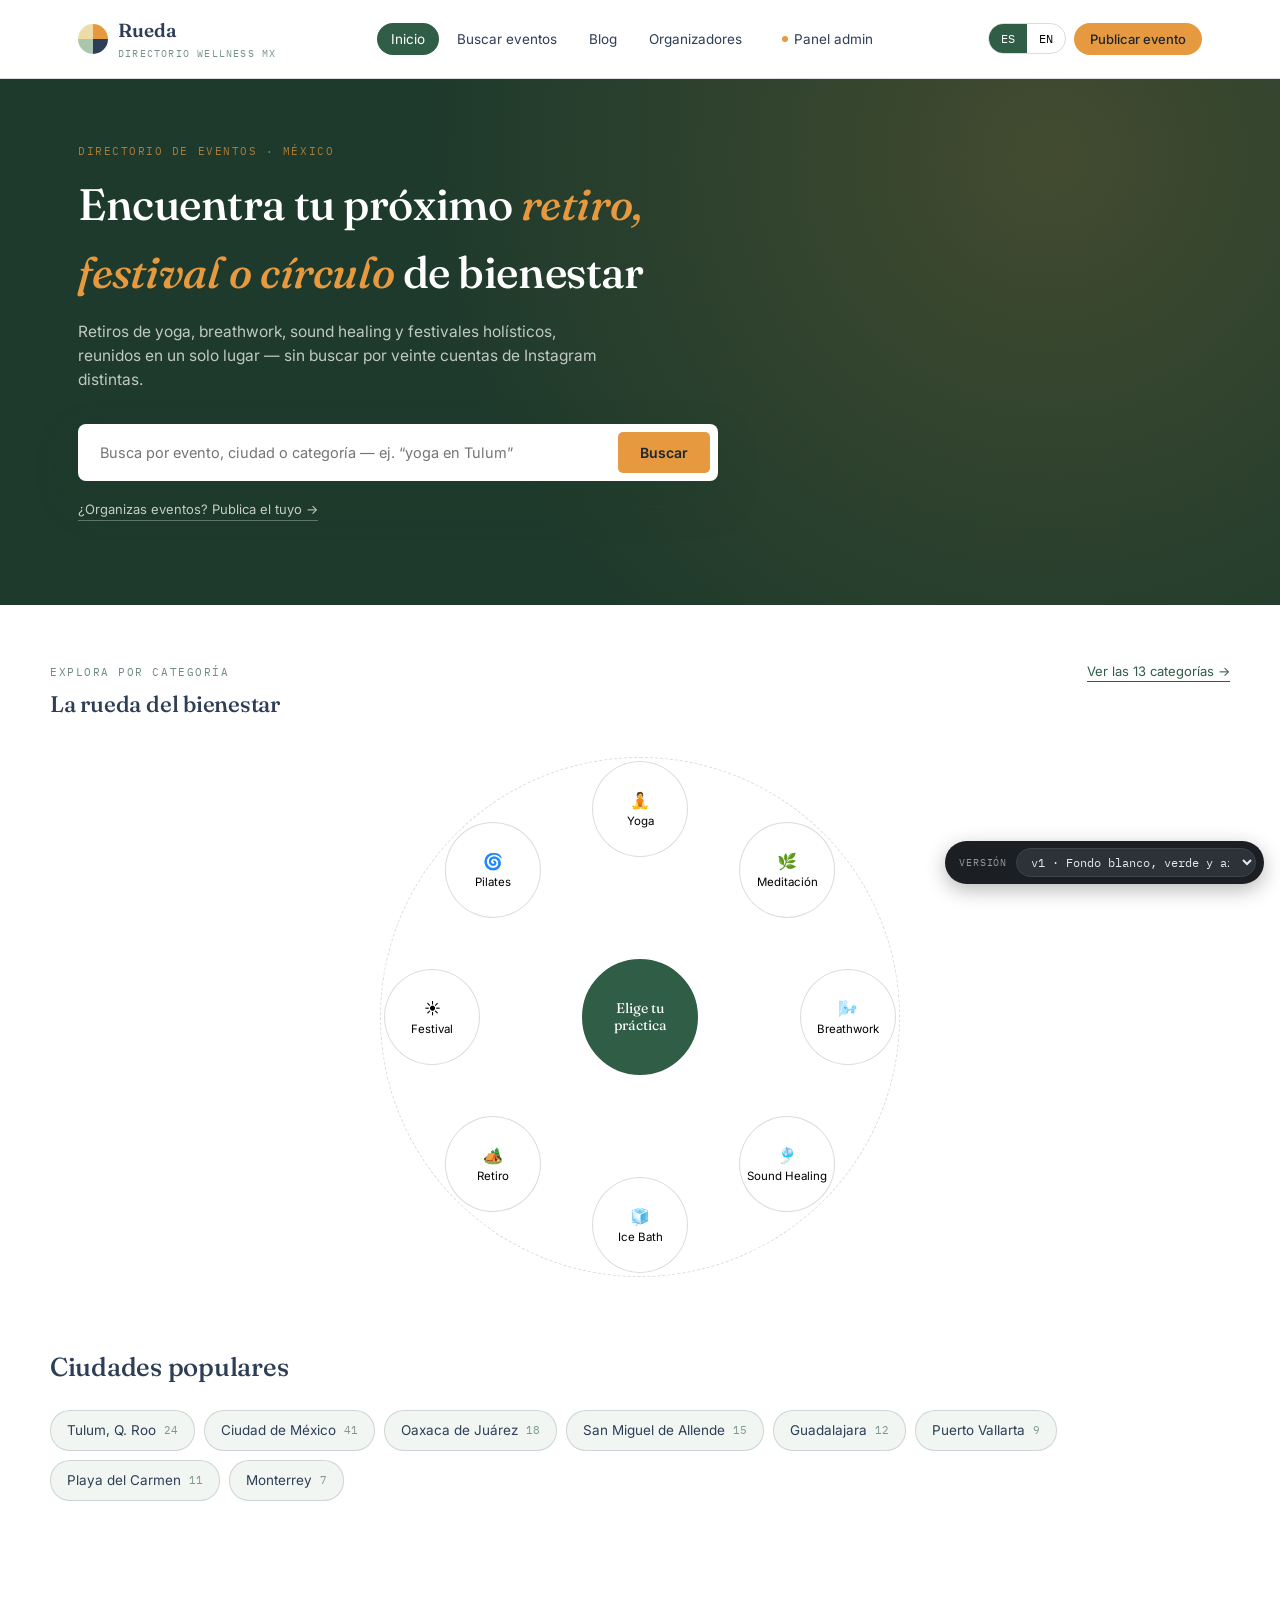
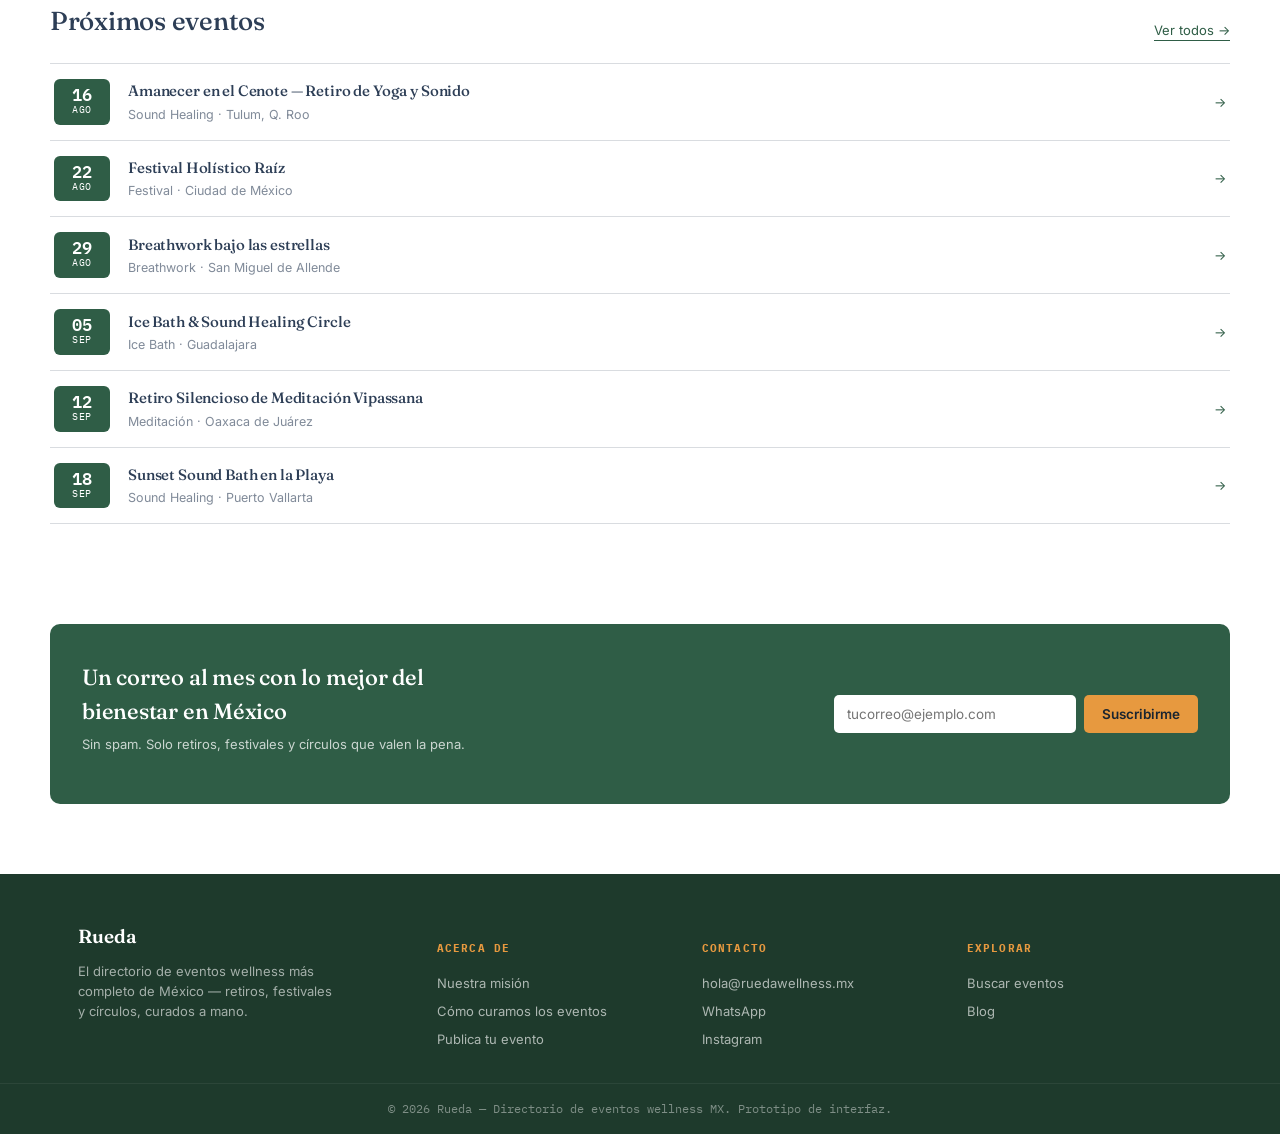
<file: prototipos/v3-final/versiones/v1.html>
<!DOCTYPE html>
<html lang="es-MX">
<head>
<meta charset="UTF-8">
<meta name="viewport" content="width=device-width, initial-scale=1.0">
<title>Rueda — Prototipo final (directorio + estructura Eventbrite)</title>
<link rel="preconnect" href="https://fonts.googleapis.com">
<link href="https://fonts.googleapis.com/css2?family=Fraunces:ital,opsz,wght@0,9..144,400;0,9..144,500;0,9..144,600;1,9..144,500&family=Inter:wght@400;500;600;700&family=IBM+Plex+Mono:wght@400;500&display=swap" rel="stylesheet">
<style>
  :root{
    /* ---- Base: blanco ----
       El fondo es blanco puro, y las superficies tambien. Se despegan del
       fondo con borde y sombra, no con relleno. --wash es blanco con un velo
       verde, para inputs y hovers: sobre blanco puro no se verian. */
    --white:#FFFFFF;
    --wash:#F2F6F3;

    /* ---- Verde y azul: la tipografia ----
       El verde manda en titulos, enlaces y acentos; el azul en el texto
       corrido. Los dos tienen contraste de sobra sobre blanco (7.5:1 y
       10.7:1). El mint de la paleta se queda como decoracion: a 1.7:1 sobre
       blanco no es un color de texto. */
    --green:#2F5D46;        /* verde profundo    — titulos, enlaces, acentos  */
    --green-deep:#1E3A2C;   /* verde muy oscuro  — hero y footer              */
    --mint:#AAC6AD;         /* iced mint         — decoracion, nunca texto    */
    --blue:#2D3E56;         /* deep blueberry    — texto corrido              */
    /* El texto de los botones tiene que aguantar tambien el naranja del hover,
       que es mas oscuro y por tanto contrasta menos: con #23303F caia a 4.3:1
       justo al pasar el raton. Este aguanta los dos estados. */
    --blue-deep:#1A2530;    /* azul muy oscuro   — texto sobre naranja        */
    --blue-soft:#37485F;    /* azul aclarado     — tarjetas dentro del admin  */

    /* ---- Naranja: solo botones ----
       Es el color de "esto se pulsa", asi que no se gasta en nada mas. Como
       texto sobre blanco da 2.3:1, ilegible; para las pocas veces que hace
       falta naranja en letra esta --orange-text, oscurecido hasta 4.9:1. */
    --orange:#E7993F;       /* warm caramel      — fondo de los botones       */
    --orange-deep:#CE7F2C;  /* hover del boton                                */
    --orange-text:#A85F14;  /* naranja legible como texto                     */

    /* Unico calido que queda en la interfaz: la insignia de "destacado" del
       panel admin, sobre fondo azul. Los demas tonos de la paleta original
       sobreviven solo como relleno de las imagenes que aun no existen. */
    --banana:#EEDCA7;

    /* ---- Roles ----
       Los nombres vienen del diseño original y los usan ~400 reglas mas abajo.
       Cambiar la paleta es reasignar aqui, no tocar cada regla. */
    --ink:var(--blue);
    --jungle:var(--green);
    --jungle-deep:var(--green-deep);
    --stone:var(--white);
    --paper:var(--white);
    --marigold:var(--orange);
    --marigold-deep:var(--orange-deep);
    --clay:var(--green);
    --line: rgba(45,62,86,0.18);
    --line-soft: rgba(45,62,86,0.10);
    --radius: 3px;
  }
  *{box-sizing:border-box;}
  html{scroll-behavior:smooth;}
  body{
    margin:0; background:var(--stone); color:var(--ink);
    font-family:'Inter',sans-serif; font-size:15px; line-height:1.55;
    -webkit-font-smoothing:antialiased;
  }
  h1,h2,h3,h4{font-family:'Fraunces',serif; font-weight:500; margin:0; letter-spacing:-0.01em;}
  a{color:inherit; text-decoration:none;}
  button{font-family:inherit; cursor:pointer;}
  input,select,textarea{font-family:inherit; font-size:14px;}
  :focus-visible{outline:2px solid var(--marigold-deep); outline-offset:2px;}
  .mono{font-family:'IBM Plex Mono',monospace; letter-spacing:0.02em;}
  .eyebrow{font-family:'IBM Plex Mono',monospace; font-size:11px; letter-spacing:0.14em; text-transform:uppercase; color:var(--jungle); opacity:0.7;}
  .wrap{max-width:1180px; margin:0 auto; padding:0 28px;}
  @media(max-width:640px){.wrap{padding:0 18px;}}

  /* ---------- topbar ---------- */
  .topbar{
    position:sticky; top:0; z-index:40; background:var(--paper);
    border-bottom:1px solid var(--line);
  }
  .topbar-inner{display:flex; align-items:center; justify-content:space-between; padding:16px 28px; max-width:1180px; margin:0 auto;}
  .logo{display:flex; align-items:center; gap:10px;}
  /* La marca es una rueda de cuatro cuartos: es el sitio donde la paleta se
     presenta entera, asi que lleva los cuatro colores con caracter propio en
     vez de dos tonos del mismo caramelo. */
  .logo-mark{width:30px; height:30px; border-radius:50%; background:conic-gradient(var(--orange) 0deg 90deg, var(--blue) 90deg 180deg, var(--mint) 180deg 270deg, var(--banana) 270deg 360deg); flex-shrink:0;}
  .logo-text{font-family:'Fraunces',serif; font-weight:600; font-size:19px;}
  .logo-text small{display:block; font-family:'IBM Plex Mono',monospace; font-weight:400; font-size:10px; letter-spacing:0.12em; text-transform:uppercase; color:var(--jungle); opacity:0.65; margin-top:1px;}
  nav.mainnav{display:flex; align-items:center; gap:4px;}
  nav.mainnav button{
    background:none; border:none; padding:8px 14px; font-size:13.5px; color:var(--ink);
    border-radius:20px; transition:background .15s;
  }
  nav.mainnav button:hover{background:var(--line-soft);}
  nav.mainnav button.active{background:var(--jungle); color:var(--paper);}
  .admin-toggle{
    margin-left:8px; background:var(--ink); color:var(--paper); border-radius:20px; padding:8px 16px; font-size:13px;
    display:flex; align-items:center; gap:6px;
  }
  .admin-toggle .dot{width:6px;height:6px;border-radius:50%;background:var(--marigold);}
  .navburger{display:none; background:none;border:none;padding:6px;}
  .navburger span{display:block; width:20px; height:2px; background:var(--ink); margin:4px 0;}
  @media(max-width:900px){
    nav.mainnav{position:fixed; top:64px; left:0; right:0; background:var(--paper); flex-direction:column; align-items:stretch; padding:8px 18px 16px; border-bottom:1px solid var(--line); display:none; gap:2px;}
    nav.mainnav.open{display:flex;}
    nav.mainnav button{text-align:left;}
    .navburger{display:block;}
  }

  /* ---------- views ---------- */
  .view{display:none;}
  .view.active{display:block;}

  /* ---------- hero / buscador ---------- */
  .hero{background:var(--jungle-deep); color:var(--paper); padding:64px 0 84px; position:relative; overflow:hidden;}
  .hero::before{content:"";position:absolute; inset:0; background:radial-gradient(circle at 82% 15%, rgba(231,153,63,0.18), transparent 55%);}
  .hero-inner{position:relative; max-width:1180px; margin:0 auto; padding:0 28px;}
  .hero .eyebrow{color:var(--marigold);}
  .hero h1{font-size:44px; max-width:640px; margin-top:10px; color:var(--paper);}
  .hero h1 em{font-style:italic; color:var(--marigold);}
  .hero p.sub{max-width:520px; color:rgba(255,255,255,0.72); margin-top:14px; font-size:15.5px;}
  @media(max-width:640px){.hero h1{font-size:32px;}}

  .buscador{
    margin-top:32px; background:var(--paper); border-radius:8px; padding:8px;
    display:flex; gap:8px; max-width:640px; box-shadow:0 18px 40px rgba(30,58,44,0.30);
  }
  .buscador input{flex:1; border:none; background:none; padding:12px 14px; color:var(--ink); font-size:14.5px;}
  .buscador input:focus{outline:none;}
  .buscador button{background:var(--marigold); color:var(--blue-deep); border:none; font-weight:600; padding:0 22px; border-radius:5px; font-size:14px;}
  .buscador button:hover{background:var(--marigold-deep);}

  /* ---------- rueda de bienestar (signature) ---------- */
  .wheel-section{padding:56px 0 8px;}
  .wheel-head{display:flex; align-items:baseline; justify-content:space-between; gap:16px; flex-wrap:wrap; margin-bottom:8px;}
  .wheel-head a{font-size:13px; color:var(--jungle); border-bottom:1px solid var(--jungle);}
  .wheel-stage{position:relative; width:100%; max-width:520px; aspect-ratio:1/1; margin:36px auto 12px;}
  .wheel-center{
    position:absolute; top:50%; left:50%; transform:translate(-50%,-50%);
    width:128px; height:128px; border-radius:50%; background:var(--jungle); color:var(--paper);
    display:flex; align-items:center; justify-content:center; text-align:center; font-family:'Fraunces',serif;
    font-size:14px; line-height:1.25; padding:10px; z-index:2; border:6px solid var(--stone);
  }
  .wheel-ring{position:absolute; inset:0; border:1px dashed var(--line); border-radius:50%;}
  .wheel-item{
    position:absolute; top:50%; left:50%; transform:translate(-50%,-50%);
    width:96px; padding:10px 6px; text-align:center; background:var(--paper); border:1px solid var(--line);
    border-radius:50%; aspect-ratio:1/1; display:flex; flex-direction:column; align-items:center; justify-content:center;
    font-size:11.5px; gap:4px; transition:transform .18s, background .18s, color .18s; z-index:1;
  }
  .wheel-item .ic{font-size:16px;}
  .wheel-item:hover{background:var(--marigold); color:var(--jungle-deep); z-index:3;}
  @media(max-width:640px){
    .wheel-stage{display:none;}
    .wheel-chips{display:flex; gap:8px; overflow-x:auto; padding:4px 2px 14px;}
  }
  .wheel-chips{display:none;}
  @media(max-width:640px){.wheel-chips{display:flex;}}
  .wheel-chips .chip{flex:0 0 auto; background:var(--wash); border:1px solid var(--line); border-radius:20px; padding:9px 15px; font-size:13px; white-space:nowrap;}

  /* ---------- section shells ---------- */
  section.block{padding:50px 0;}
  .block-head{display:flex; align-items:flex-end; justify-content:space-between; margin-bottom:22px; gap:16px; flex-wrap:wrap;}
  .block-head h2{font-size:26px;}
  .block-head a.more{font-size:13px; color:var(--jungle); border-bottom:1px solid var(--jungle); flex-shrink:0;}

  /* ---------- chips (ciudades) ---------- */
  .chiprow{display:flex; flex-wrap:wrap; gap:9px;}
  .chiprow .chip{background:var(--wash); border:1px solid var(--line); padding:9px 16px; border-radius:20px; font-size:13.5px; display:flex; align-items:center; gap:8px;}
  .chiprow .chip .n{font-family:'IBM Plex Mono',monospace; font-size:11px; color:var(--jungle); opacity:0.6;}
  .chiprow .chip:hover{border-color:var(--jungle);}

  /* ---------- event cards ---------- */
  .grid-events{display:grid; grid-template-columns:repeat(3,1fr); gap:20px;}
  @media(max-width:900px){.grid-events{grid-template-columns:repeat(2,1fr);}}
  @media(max-width:640px){.grid-events{grid-template-columns:1fr;}}
  .card-event{background:var(--paper); border:1px solid var(--line); border-radius:8px; overflow:hidden; display:flex; flex-direction:column; transition:transform .15s, box-shadow .15s; cursor:pointer;}
  .card-event:hover{transform:translateY(-3px); box-shadow:0 14px 28px rgba(45,62,86,0.16);}
  .card-img{height:150px; position:relative; background-size:cover; background-position:center;}
  .card-img .cat-tag{position:absolute; top:10px; left:10px; background:rgba(255,255,255,0.92); color:var(--jungle-deep); font-size:10.5px; padding:4px 9px; border-radius:20px; font-family:'IBM Plex Mono',monospace; letter-spacing:0.05em; text-transform:uppercase;}
  .card-img .fav{position:absolute; top:10px; right:10px; width:28px; height:28px; border-radius:50%; background:rgba(45,62,86,0.55); color:#fff; border:none; display:flex; align-items:center; justify-content:center; font-size:14px;}
  .card-body{padding:14px 16px 16px; display:flex; flex-direction:column; gap:6px; flex:1;}
  .card-date{font-family:'IBM Plex Mono',monospace; font-size:11px; color:var(--clay); letter-spacing:0.04em;}
  .card-body h3{font-size:16.5px; line-height:1.3;}
  .card-city{font-size:12.5px; color:var(--ink); opacity:0.65;}
  .card-foot{margin-top:auto; padding-top:10px; border-top:1px solid var(--line-soft); display:flex; justify-content:space-between; align-items:center;}
  .price{font-family:'IBM Plex Mono',monospace; font-size:13px; font-weight:500;}
  .price.free{color:var(--jungle);}

  /* proximos eventos - filas */
  .rowlist{border-top:1px solid var(--line);}
  .rowlist .rowitem{display:flex; align-items:center; gap:18px; padding:15px 4px; border-bottom:1px solid var(--line); cursor:pointer;}
  .rowlist .rowitem:hover{background:var(--wash);}
  .datebadge{flex:0 0 56px; text-align:center; background:var(--jungle); color:var(--paper); border-radius:6px; padding:7px 0; font-family:'IBM Plex Mono',monospace;}
  .datebadge .d{font-size:17px; font-weight:600; line-height:1;}
  .datebadge .m{font-size:9.5px; text-transform:uppercase; letter-spacing:0.08em;}
  .rowmeta{flex:1; min-width:0;}
  .rowmeta h4{font-size:15px; font-weight:500;}
  .rowmeta .sub{font-size:12.5px; opacity:0.6; margin-top:2px;}
  .rowarrow{font-size:13px; color:var(--jungle); flex-shrink:0;}
  @media(max-width:640px){.rowmeta .sub{display:block;}}

  /* ---------- newsletter ---------- */
  .newsletter{background:var(--jungle); color:var(--paper); border-radius:10px; padding:36px 32px; display:flex; align-items:center; justify-content:space-between; gap:24px; flex-wrap:wrap;}
  .newsletter h3{font-size:22px; color:var(--paper); max-width:360px;}
  .newsletter p{font-size:13px; opacity:0.75; margin-top:6px;}
  .nform{display:flex; gap:8px; flex:1; min-width:260px; max-width:400px;}
  .nform input{flex:1; border:none; border-radius:5px; padding:11px 13px; font-size:13.5px;}
  .nform button{background:var(--marigold); border:none; color:var(--blue-deep); font-weight:600; border-radius:5px; padding:0 18px; font-size:13.5px;}
  .nform button:hover{background:var(--marigold-deep);}
  .toast{font-size:12.5px; color:var(--marigold); margin-top:8px; display:none;}
  .toast.show{display:block;}

  /* ---------- resultados / filtros ---------- */
  .results-layout{display:grid; grid-template-columns:230px 1fr; gap:32px; align-items:flex-start;}
  @media(max-width:820px){.results-layout{grid-template-columns:1fr;}}
  .filters{background:var(--paper); border:1px solid var(--line); border-radius:8px; padding:20px;}
  .filters h4{font-size:11px; text-transform:uppercase; letter-spacing:0.1em; font-family:'IBM Plex Mono',monospace; color:var(--jungle); margin:18px 0 8px;}
  .filters h4:first-child{margin-top:0;}
  .filters select{width:100%; padding:9px 10px; border:1px solid var(--line); border-radius:5px; background:var(--wash);}
  .checklist label{display:flex; align-items:center; gap:8px; font-size:13px; padding:4px 0;}
  .results-head{display:flex; justify-content:space-between; align-items:center; margin-bottom:16px; flex-wrap:wrap; gap:10px;}
  .results-head .count{font-size:13px; opacity:0.65;}
  .results-grid{display:grid; grid-template-columns:repeat(2,1fr); gap:18px;}
  @media(max-width:1000px){.results-grid{grid-template-columns:1fr;}}
  .sortsel{border:1px solid var(--line); background:var(--paper); border-radius:5px; padding:7px 10px; font-size:13px;}

  /* ---------- evento detalle ---------- */
  .evento-top{display:grid; grid-template-columns:1.15fr 0.85fr; gap:28px;}
  @media(max-width:900px){.evento-top{grid-template-columns:1fr;}}
  .gallery{display:grid; grid-template-columns:1.4fr 1fr; grid-template-rows:1fr 1fr; gap:8px; height:340px; border-radius:8px; overflow:hidden;}
  .gallery > div{background-size:cover; background-position:center;}
  .gallery > div:first-child{grid-row:1/3;}
  .evento-meta-box{background:var(--paper); border:1px solid var(--line); border-radius:8px; padding:22px;}
  .evento-meta-box .cat-tag{display:inline-block; background:var(--wash); font-size:11px; padding:4px 10px; border-radius:20px; font-family:'IBM Plex Mono',monospace; text-transform:uppercase; letter-spacing:0.05em; color:var(--jungle); margin-bottom:12px;}
  .evento-meta-box h1{font-size:26px; margin-bottom:14px;}
  .metaline{display:flex; gap:10px; font-size:13.5px; padding:8px 0; border-top:1px solid var(--line-soft);}
  .metaline .k{width:78px; flex-shrink:0; opacity:0.55; font-family:'IBM Plex Mono',monospace; font-size:11px; text-transform:uppercase; letter-spacing:.05em; padding-top:2px;}
  .price-big{font-family:'IBM Plex Mono',monospace; font-size:22px; margin:14px 0 4px;}
  .btn-primary{display:block; text-align:center; width:100%; background:var(--marigold); color:var(--blue-deep); border:none; padding:14px; border-radius:6px; font-weight:600; font-size:14.5px; margin-top:14px;}
  .btn-primary:hover{background:var(--marigold-deep);}
  .socialrow{display:flex; gap:8px; margin-top:14px;}
  .socialrow a{width:34px; height:34px; border-radius:50%; border:1px solid var(--line); display:flex; align-items:center; justify-content:center; font-size:14px;}
  .socialrow a:hover{background:var(--jungle); color:var(--paper); border-color:var(--jungle);}

  .evento-body{margin-top:32px; display:grid; grid-template-columns:1.15fr 0.85fr; gap:28px;}
  @media(max-width:900px){.evento-body{grid-template-columns:1fr;}}
  .desc h3{font-size:18px; margin-bottom:10px;}
  .desc p{font-size:14.5px; opacity:0.85; margin-bottom:14px;}
  .infolist{list-style:none; padding:0; margin:0; display:grid; grid-template-columns:1fr 1fr; gap:8px 18px; font-size:13px;}
  .infolist li{display:flex; justify-content:space-between; border-bottom:1px dashed var(--line); padding-bottom:6px;}
  .infolist li span:first-child{opacity:0.55;}
  .mapbox{height:220px; border-radius:8px; border:1px solid var(--line); background:
      repeating-linear-gradient(45deg, var(--white) 0 10px, var(--wash) 10px 20px);
    display:flex; align-items:center; justify-content:center; font-family:'IBM Plex Mono',monospace; font-size:11px; color:var(--jungle); text-align:center; padding:16px; margin-top:16px;}
  .orgcard{background:var(--paper); border:1px solid var(--line); border-radius:8px; padding:18px; display:flex; gap:14px; align-items:center; margin-top:16px; cursor:pointer;}
  .orgcard:hover{border-color:var(--jungle);}
  .avatar{width:52px; height:52px; border-radius:50%; background-size:cover; background-position:center; flex-shrink:0;}
  .orgcard .oname{font-size:14.5px; font-weight:600; font-family:'Fraunces',serif;}
  .orgcard .osub{font-size:12px; opacity:0.6;}

  /* ---------- organizador ---------- */
  .org-hero{display:flex; gap:22px; align-items:center; flex-wrap:wrap; padding:44px 0 8px;}
  .org-hero .avatar{width:96px; height:96px;}
  .org-hero h1{font-size:28px;}
  .org-hero .desc-sm{font-size:13.5px; opacity:0.7; max-width:520px; margin-top:8px;}

  /* ---------- blog ---------- */
  .grid-blog{display:grid; grid-template-columns:repeat(3,1fr); gap:22px;}
  @media(max-width:900px){.grid-blog{grid-template-columns:1fr;}}
  .card-blog{background:var(--paper); border:1px solid var(--line); border-radius:8px; overflow:hidden;}
  .card-blog .b-img{height:130px; background-size:cover; background-position:center;}
  .card-blog .b-body{padding:16px;}
  .card-blog .eyebrow{margin-bottom:6px;}
  .card-blog h3{font-size:16px; line-height:1.35;}
  .evergreen-note{margin-top:30px; border-left:3px solid var(--marigold); padding:14px 18px; background:var(--paper); font-size:13px; opacity:0.85; border-radius:0 6px 6px 0;}

  /* ---------- footer ---------- */
  footer{background:var(--jungle-deep); color:rgba(255,255,255,0.85); margin-top:20px;}
  .foot-inner{max-width:1180px; margin:0 auto; padding:48px 28px 30px; display:grid; grid-template-columns:1.4fr 1fr 1fr 1fr; gap:30px;}
  @media(max-width:760px){.foot-inner{grid-template-columns:1fr 1fr;}}
  footer h5{font-family:'IBM Plex Mono',monospace; font-size:11px; text-transform:uppercase; letter-spacing:0.1em; color:var(--marigold); margin-bottom:12px;}
  footer a{display:block; font-size:13px; padding:4px 0; opacity:0.75;}
  footer a:hover{opacity:1;}
  .foot-bottom{border-top:1px solid rgba(255,255,255,0.12); text-align:center; font-size:11.5px; opacity:0.5; padding:16px; font-family:'IBM Plex Mono',monospace;}

  /* ---------- ADMIN ---------- */
  .admin-shell{background:var(--ink); min-height:100vh; padding-bottom:60px;}
  .admin-header{padding:26px 0 6px;}
  .admin-header .eyebrow{color:var(--marigold);}
  .admin-header h1{color:var(--paper); font-size:26px; margin-top:6px;}
  .stat-grid{display:grid; grid-template-columns:repeat(5,1fr); gap:14px; margin:26px 0 36px;}
  @media(max-width:900px){.stat-grid{grid-template-columns:repeat(2,1fr);}}
  .stat-card{background:var(--blue-soft); border:1px solid rgba(255,255,255,0.08); border-radius:8px; padding:16px;}
  .stat-card .num{font-family:'Fraunces',serif; font-size:26px; color:var(--marigold);}
  .stat-card .lbl{font-size:11.5px; color:rgba(255,255,255,0.6); margin-top:4px; font-family:'IBM Plex Mono',monospace; text-transform:uppercase; letter-spacing:0.04em;}

  .admin-tabs{display:flex; gap:4px; border-bottom:1px solid rgba(255,255,255,0.12); margin-bottom:22px; overflow-x:auto;}
  .admin-tabs button{background:none; border:none; color:rgba(255,255,255,0.6); padding:11px 14px; font-size:13px; white-space:nowrap; border-bottom:2px solid transparent;}
  .admin-tabs button.active{color:var(--paper); border-bottom-color:var(--marigold);}

  .admin-panel{display:none;}
  .admin-panel.active{display:block;}
  .panel-toolbar{display:flex; justify-content:space-between; align-items:center; margin-bottom:16px; gap:12px; flex-wrap:wrap;}
  .panel-toolbar input[type=text]{background:var(--blue-soft); border:1px solid rgba(255,255,255,0.14); color:var(--paper); padding:9px 12px; border-radius:5px; font-size:13px; min-width:220px;}
  .btn-add{background:var(--marigold); color:var(--blue-deep); border:none; padding:10px 16px; border-radius:5px; font-size:13px; font-weight:600;}
  .btn-add:hover{background:var(--marigold-deep);}

  table.admtable{width:100%; border-collapse:collapse; background:var(--blue-soft); border-radius:8px; overflow:hidden; font-size:13px; color:var(--paper);}
  table.admtable th{text-align:left; font-family:'IBM Plex Mono',monospace; font-size:10.5px; text-transform:uppercase; letter-spacing:0.05em; color:rgba(255,255,255,0.5); padding:11px 14px; border-bottom:1px solid rgba(255,255,255,0.1);}
  table.admtable td{padding:11px 14px; border-bottom:1px solid rgba(255,255,255,0.06); vertical-align:middle;}
  table.admtable tr:last-child td{border-bottom:none;}
  .badge{font-family:'IBM Plex Mono',monospace; font-size:10.5px; padding:3px 9px; border-radius:20px; text-transform:uppercase; letter-spacing:0.04em;}
  .badge.on{background:rgba(231,153,63,0.20); color:var(--marigold);}
  .badge.off{background:rgba(255,255,255,0.08); color:rgba(255,255,255,0.5);}
  .badge.star{background:rgba(238,220,167,0.18); color:var(--banana);}
  .actionbtn{background:none; border:1px solid rgba(255,255,255,0.16); color:rgba(255,255,255,0.75); font-size:11px; padding:5px 9px; border-radius:4px; margin-right:4px;}
  .actionbtn:hover{border-color:var(--marigold); color:var(--marigold);}

  .catchip-admin{display:inline-flex; align-items:center; gap:8px; background:var(--blue-soft); border:1px solid rgba(255,255,255,0.12); color:var(--paper); padding:8px 14px; border-radius:20px; font-size:12.5px; margin:0 8px 8px 0;}
  .catchip-admin .n{font-family:'IBM Plex Mono',monospace; opacity:0.5; font-size:11px;}

  .twocol-admin{display:grid; grid-template-columns:1fr 1fr; gap:22px;}
  @media(max-width:760px){.twocol-admin{grid-template-columns:1fr;}}
  .admin-card{background:var(--blue-soft); border:1px solid rgba(255,255,255,0.1); border-radius:8px; padding:18px; color:var(--paper);}
  .admin-card h4{font-family:'IBM Plex Mono',monospace; font-size:11px; text-transform:uppercase; letter-spacing:0.06em; color:rgba(255,255,255,0.55); margin-bottom:10px;}
  .admin-card ul{list-style:none; padding:0; margin:0;}
  .admin-card li{display:flex; justify-content:space-between; font-size:13px; padding:7px 0; border-bottom:1px solid rgba(255,255,255,0.06);}

  /* ---------- modal ---------- */
  .modal-overlay{position:fixed; inset:0; background:rgba(30,58,44,0.60); display:none; align-items:flex-start; justify-content:center; padding:40px 18px; overflow-y:auto; z-index:100;}
  .modal-overlay.open{display:flex;}
  .modal{background:var(--paper); width:100%; max-width:720px; border-radius:10px; padding:0; overflow:hidden;}
  .modal-head{display:flex; justify-content:space-between; align-items:center; padding:18px 22px; border-bottom:1px solid var(--line); position:sticky; top:0; background:var(--paper);}
  .modal-head h3{font-size:18px;}
  .modal-close{background:none; border:none; font-size:20px; line-height:1;}
  .modal-body{padding:22px;}
  .fgrid{display:grid; grid-template-columns:1fr 1fr; gap:14px;}
  @media(max-width:560px){.fgrid{grid-template-columns:1fr;}}
  .fgrid .full{grid-column:1/-1;}
  .field label{display:block; font-size:11.5px; font-family:'IBM Plex Mono',monospace; text-transform:uppercase; letter-spacing:0.04em; opacity:0.6; margin-bottom:5px;}
  .field input, .field select, .field textarea{width:100%; border:1px solid var(--line); background:var(--wash); border-radius:5px; padding:9px 10px; font-size:13px;}
  .field textarea{resize:vertical; min-height:64px;}
  .switchrow{display:flex; gap:18px; margin-top:4px; flex-wrap:wrap;}
  .switchrow label{display:flex; align-items:center; gap:7px; font-size:13px;}
  .modal-foot{padding:16px 22px; border-top:1px solid var(--line); display:flex; justify-content:flex-end; gap:10px;}
  .btn-ghost{background:none; border:1px solid var(--line); padding:10px 18px; border-radius:5px; font-size:13px;}
  .btn-save{background:var(--jungle); color:var(--paper); border:none; padding:10px 20px; border-radius:5px; font-size:13px; font-weight:600;}

  @media (prefers-reduced-motion: reduce){
    *{scroll-behavior:auto !important; transition:none !important;}
  }

  /* ---------- idioma + publicar evento (topbar) ---------- */
  .topbar-right{display:flex; align-items:center; gap:8px;}
  .langtoggle{display:flex; border:1px solid var(--line); border-radius:20px; overflow:hidden;}
  .langtoggle button{background:none; border:none; padding:7px 12px; font-size:12px; font-family:'IBM Plex Mono',monospace;}
  .langtoggle button.active{background:var(--jungle); color:var(--paper);}
  .btn-publish{background:var(--orange); color:var(--blue-deep); border:none; border-radius:20px; padding:8px 16px; font-size:13px; font-weight:500;}
  .btn-publish:hover{background:var(--orange-deep);}
  .hero-actions{display:flex; align-items:center; gap:16px; margin-top:18px; flex-wrap:wrap;}
  .hero-actions .ghostlink{font-size:13px; color:var(--paper); opacity:.75; border-bottom:1px solid rgba(255,255,255,.4);}
  .hero-actions .ghostlink:hover{opacity:1;}

  /* ---------- fuera de alcance ---------- */
  .scope-banner{background:#2C3A4B; border:1px dashed rgba(255,255,255,0.25); color:rgba(255,255,255,0.75); border-radius:8px; padding:16px 18px; font-size:12.5px; margin:26px 0;}
  .scope-banner b{color:var(--marigold);}
  .scope-list{display:flex; flex-wrap:wrap; gap:6px 10px; margin-top:8px;}
  .scope-list span{opacity:0.65;}

  /* ---------- panel organizador ---------- */
  .org-login{max-width:380px; margin:70px auto; background:var(--paper); border:1px solid var(--line); border-radius:10px; padding:32px;}
  .org-login h2{font-size:22px; margin-bottom:6px;}
  .org-login p{font-size:13px; opacity:.65; margin-bottom:20px;}
  .org-login .field{margin-bottom:14px;}
  .org-login .field label{display:block; font-size:11.5px; font-family:'IBM Plex Mono',monospace; text-transform:uppercase; opacity:.6; margin-bottom:5px;}
  .org-login .field input{width:100%; border:1px solid var(--line); background:var(--wash); border-radius:5px; padding:10px 12px; font-size:13.5px;}
  .org-login .btn-primary{margin-top:6px;}
  .org-login .swap{text-align:center; font-size:12.5px; margin-top:16px; color:var(--jungle);}

  .op-shell{display:none;}
  .op-shell.active{display:block;}
  .op-header{display:flex; justify-content:space-between; align-items:center; padding:40px 0 6px; flex-wrap:wrap; gap:12px;}
  .op-header .who{display:flex; align-items:center; gap:12px;}
  .op-header .avatar{width:44px; height:44px; background-color:var(--green);}
  .op-tabs{display:flex; gap:4px; border-bottom:1px solid var(--line); margin:24px 0 20px; overflow-x:auto;}
  .op-tabs button{background:none; border:none; padding:10px 14px; font-size:13px; color:var(--ink); opacity:.55; border-bottom:2px solid transparent; white-space:nowrap;}
  .op-tabs button.active{opacity:1; border-bottom-color:var(--orange); font-weight:600;}
  .op-panel{display:none;}
  .op-panel.active{display:block;}
  .op-profile-form{max-width:520px;}

  /* ---------- relacionados / badges ---------- */
  .badge-pending{background:rgba(231,153,63,0.18); color:var(--marigold-deep); font-family:'IBM Plex Mono',monospace; font-size:10.5px; padding:3px 9px; border-radius:20px; text-transform:uppercase;}
  .results-heading{margin-bottom:6px;}
  .results-heading .eyebrow{margin-bottom:6px;}

  /* =========================================================
     FUSION v3 — lo que aporta el prototipo "rueda-eventbrite"
     al directorio: la caja de compra fija de la pagina de evento.

     La barra de filtros persistente, el otro patron que venia de v1, se
     elimino: el buscador del hero y los filtros de la vista de resultados
     cubren la busqueda sin ocupar una franja fija en todas las pantallas.
     ========================================================= */

  /* --topbar-h es la altura real del topbar (16px de padding x2 + 31px de
     contenido). Si cambia el padding del topbar hay que ajustarla o la caja
     sticky se mete debajo. */
  :root{ --topbar-h:63px; }

  /* Caja de compra fija en la pagina de evento.
     v2 ya tenia la caja con precio y CTA, pero se iba con el scroll: el visitante
     lee la descripcion larga y pierde de vista el boton. Sticky = el CTA sigue
     ahi cuando termina de convencerse. */
  .evento-top{align-items:start;}
  .evento-meta-box{
    position:sticky; top:calc(var(--topbar-h) + 16px);
  }
  /* Sticky con max-height evita que una caja mas alta que la ventana se corte
     por arriba y deje el boton inalcanzable. */
  @media(min-width:901px){
    .evento-meta-box{max-height:calc(100vh - var(--topbar-h) - 32px); overflow-y:auto;}
  }
  @media(max-width:900px){
    .evento-meta-box{position:static; max-height:none;}
  }
  .lowstock{font-size:11.5px; color:var(--orange-text); margin-top:8px; text-align:center;}

  /* (3) El grid de "Eventos destacados" del inicio se elimino: mostraba los
     mismos eventos que la lista de proximos, justo encima. El CSS del toggle
     tarjetas/lista se fue con el. .grid-events sigue en uso en resultados,
     organizador y eventos relacionados. */
</style>
</head>
<body>

<!-- ================= TOPBAR ================= -->
<div class="topbar">
  <div class="topbar-inner">
    <div class="logo">
      <div class="logo-mark"></div>
      <div class="logo-text">Rueda<small>Directorio wellness MX</small></div>
    </div>
    <nav class="mainnav" id="mainnav">
      <button data-view="inicio" class="active">Inicio</button>
      <button data-view="resultados" onclick="showResults('Buscar eventos','Todos los eventos')">Buscar eventos</button>
      <button data-view="blog">Blog</button>
      <button data-view="organizador">Organizadores</button>
      <button class="admin-toggle" data-view="admin"><span class="dot"></span>Panel admin</button>
    </nav>
    <div class="topbar-right">
      <div class="langtoggle" id="langToggle">
        <button data-lang="es" class="active">ES</button>
        <button data-lang="en">EN</button>
      </div>
      <button class="btn-publish" onclick="switchView('panel-organizador')">Publicar evento</button>
      <button class="navburger" id="burger" aria-label="Abrir menú"><span></span><span></span><span></span></button>
    </div>
  </div>
</div>

<!-- ================= INICIO ================= -->
<main id="view-inicio" class="view active">
  <section class="hero">
    <div class="hero-inner">
      <div class="eyebrow">Directorio de eventos · México</div>
      <h1>Encuentra tu próximo <em>retiro, festival o círculo</em> de bienestar</h1>
      <p class="sub">Retiros de yoga, breathwork, sound healing y festivales holísticos, reunidos en un solo lugar — sin buscar por veinte cuentas de Instagram distintas.</p>
      <form class="buscador" onsubmit="event.preventDefault(); switchView('resultados');">
        <input type="text" placeholder="Busca por evento, ciudad o categoría — ej. “yoga en Tulum”">
        <button type="submit">Buscar</button>
      </form>
      <div class="hero-actions">
        <a href="#" class="ghostlink" onclick="switchView('panel-organizador'); return false;">¿Organizas eventos? Publica el tuyo →</a>
      </div>
    </div>
  </section>

  <section class="wheel-section wrap">
    <div class="wheel-head">
      <div>
        <div class="eyebrow">Explora por categoría</div>
        <h2 style="margin-top:6px;">La rueda del bienestar</h2>
      </div>
      <a href="#" onclick="switchView('resultados'); return false;">Ver las 13 categorías →</a>
    </div>

    <div class="wheel-stage" id="wheelStage">
      <div class="wheel-ring"></div>
      <div class="wheel-center">Elige tu<br>práctica</div>
      <!-- items posicionados por JS -->
      <button class="wheel-item" data-cat="Yoga"><span class="ic">🧘</span>Yoga</button>
      <button class="wheel-item" data-cat="Meditación"><span class="ic">🌿</span>Meditación</button>
      <button class="wheel-item" data-cat="Breathwork"><span class="ic">🌬️</span>Breathwork</button>
      <button class="wheel-item" data-cat="Sound Healing"><span class="ic">🎐</span>Sound Healing</button>
      <button class="wheel-item" data-cat="Ice Bath"><span class="ic">🧊</span>Ice Bath</button>
      <button class="wheel-item" data-cat="Retreat"><span class="ic">🏕️</span>Retiro</button>
      <button class="wheel-item" data-cat="Festival"><span class="ic">☀️</span>Festival</button>
      <button class="wheel-item" data-cat="Pilates"><span class="ic">🌀</span>Pilates</button>
    </div>
    <div class="wheel-chips">
      <div class="chip">🧘 Yoga</div><div class="chip">🌿 Meditación</div><div class="chip">🌬️ Breathwork</div>
      <div class="chip">🎐 Sound Healing</div><div class="chip">🧊 Ice Bath</div><div class="chip">🏕️ Retiro</div>
      <div class="chip">☀️ Festival</div><div class="chip">🌀 Pilates</div>
    </div>
  </section>

  <section class="block wrap">
    <div class="block-head">
      <h2>Ciudades populares</h2>
    </div>
    <div class="chiprow">
      <div class="chip">Tulum, Q. Roo <span class="n">24</span></div>
      <div class="chip">Ciudad de México <span class="n">41</span></div>
      <div class="chip">Oaxaca de Juárez <span class="n">18</span></div>
      <div class="chip">San Miguel de Allende <span class="n">15</span></div>
      <div class="chip">Guadalajara <span class="n">12</span></div>
      <div class="chip">Puerto Vallarta <span class="n">9</span></div>
      <div class="chip">Playa del Carmen <span class="n">11</span></div>
      <div class="chip">Monterrey <span class="n">7</span></div>
    </div>
  </section>

  <!-- Una sola seccion de proximos eventos, en lista. Antes habia ademas un
       grid de "Eventos destacados" justo arriba que mostraba los mismos
       eventos: dos formas de lo mismo, una tras otra. -->
  <section class="block wrap">
    <div class="block-head">
      <h2>Próximos eventos</h2>
      <a class="more" href="#" onclick="switchView('resultados'); return false;">Ver todos →</a>
    </div>
    <div class="rowlist" id="proximosList"></div>
  </section>

  <section class="block wrap">
    <div class="newsletter">
      <div>
        <h3>Un correo al mes con lo mejor del bienestar en México</h3>
        <p>Sin spam. Solo retiros, festivales y círculos que valen la pena.</p>
      </div>
      <div>
        <form class="nform" onsubmit="showToast(this); return false;">
          <input type="email" required placeholder="tucorreo@ejemplo.com">
          <button type="submit">Suscribirme</button>
        </form>
        <div class="toast">✓ Gracias — revisa tu correo para confirmar.</div>
      </div>
    </div>
  </section>
</main>

<!-- ================= RESULTADOS ================= -->
<main id="view-resultados" class="view">
  <section class="wrap block">
    <div class="results-heading">
      <div class="eyebrow" id="resultsEyebrow">Buscar eventos</div>
      <div class="block-head"><h2 id="resultsTitle">Todos los eventos</h2></div>
    </div>
    <div class="results-layout">
      <aside class="filters">
        <h4>Estado</h4>
        <select><option>Todos los estados</option><option>Quintana Roo</option><option>Ciudad de México</option><option>Oaxaca</option><option>Jalisco</option><option>Guanajuato</option><option>Nuevo León</option></select>
        <h4>Ciudad</h4>
        <select><option>Todas las ciudades</option><option>Tulum</option><option>CDMX</option><option>Oaxaca de Juárez</option><option>Guadalajara</option><option>Puerto Vallarta</option><option>San Miguel de Allende</option><option>Playa del Carmen</option><option>Monterrey</option></select>
        <h4>Fecha</h4>
        <select><option>Cualquier fecha</option><option>Este fin de semana</option><option>Próximos 7 días</option><option>Este mes</option><option>Elegir rango…</option></select>
        <h4>Categoría</h4>
        <div class="checklist">
          <label><input type="checkbox" checked> Yoga</label>
          <label><input type="checkbox"> Meditación</label>
          <label><input type="checkbox"> Breathwork</label>
          <label><input type="checkbox"> Pilates</label>
          <label><input type="checkbox"> Retreat</label>
          <label><input type="checkbox"> Festival</label>
          <label><input type="checkbox"> Sound Healing</label>
          <label><input type="checkbox"> Ice Bath</label>
          <label><input type="checkbox"> Biohacking</label>
          <label><input type="checkbox"> Nutrición</label>
          <label><input type="checkbox"> Conferencia</label>
          <label><input type="checkbox"> Networking</label>
          <label><input type="checkbox"> Otro</label>
        </div>
        <h4>Precio</h4>
        <div class="checklist">
          <label><input type="checkbox"> Gratis</label>
        </div>
        <h4>Modalidad</h4>
        <div class="checklist">
          <label><input type="checkbox" checked> Presencial</label>
          <label><input type="checkbox"> Online</label>
        </div>
      </aside>

      <div>
        <div class="results-head">
          <div class="count">37 eventos encontrados</div>
          <select class="sortsel"><option>Ordenar: más próximos</option><option>Precio: menor a mayor</option><option>Recién publicados</option></select>
        </div>
        <div class="results-grid" id="resultsGrid"></div>
      </div>
    </div>
  </section>
</main>

<!-- ================= EVENTO ================= -->
<main id="view-evento" class="view">
  <section class="wrap block">
    <a href="#" style="font-size:13px; color:var(--jungle);" onclick="switchView('resultados'); return false;">← Volver a resultados</a>

    <div class="evento-top" style="margin-top:18px;">
      <div class="gallery">
        <div style="background-color:#AAC6AD; background-image:linear-gradient(160deg, rgba(45,62,86,.35), rgba(231,153,63,.28));"></div>
        <div style="background-color:#DFCFBA;"></div>
        <div style="background-color:#2F5D46;"></div>
      </div>

      <div class="evento-meta-box">
        <span class="cat-tag">Sound Healing · Yoga</span>
        <h1>Amanecer en el Cenote — Retiro de Yoga y Sonido</h1>
        <div class="metaline"><span class="k">Fecha</span><span>Sáb 16 – Dom 17 de agosto, 2026</span></div>
        <div class="metaline"><span class="k">Hora</span><span>5:30 am – 6:00 pm</span></div>
        <div class="metaline"><span class="k">Ciudad</span><span>Tulum, Quintana Roo</span></div>
        <div class="metaline"><span class="k">Cupo</span><span>18 personas · 11 lugares disponibles</span></div>
        <div class="price-big">$2,450 <span class="mono" style="font-size:12px; opacity:.55;">MXN / persona</span></div>
        <button class="btn-primary" onclick="alert('Prototipo: esto abriría la página del organizador para comprar boleto.')">Comprar boleto →</button>
        <div class="lowstock">Quedan pocos lugares</div>
        <div class="socialrow">
          <a href="#" title="Instagram">IG</a>
          <a href="#" title="Facebook">FB</a>
          <a href="#" title="WhatsApp">WA</a>
          <a href="#" title="Sitio web">🌐</a>
        </div>
      </div>
    </div>

    <div class="evento-body">
      <div class="desc">
        <h3>Descripción</h3>
        <p>Un retiro de 24 horas dentro de la selva de Tulum: apertura con círculo de respiración al amanecer frente al cenote, dos sesiones de yoga (vinyasa suave y yin), baño de sonido con cuencos tibetanos y cierre con temazcal ceremonial. Incluye alimentación vegetariana y hospedaje en cabañas compartidas.</p>
        <p>Ideal para quien busca desconectar del ritmo urbano sin necesitar experiencia previa en meditación o yoga — el ritmo del grupo se ajusta a cada participante.</p>

        <h3 style="margin-top:22px;">Detalles</h3>
        <ul class="infolist">
          <li><span>Nivel</span><span>Todos los niveles</span></li>
          <li><span>Idioma</span><span>Español / Inglés</span></li>
          <li><span>Edad mínima</span><span>18 años</span></li>
          <li><span>Qué llevar</span><span>Ropa cómoda, traje de baño</span></li>
          <li><span>Mascotas</span><span>No permitidas</span></li>
          <li><span>Estacionamiento</span><span>Disponible sin costo</span></li>
        </ul>

        <div class="mapbox">Mapa interactivo — Cenote Zacil-Ha, Tulum, Q. Roo<br>(placeholder de Google Maps)</div>
      </div>

      <div>
        <div class="admin-card" style="background:var(--paper); color:var(--ink); border-color:var(--line);">
          <h4 style="opacity:.6;">Organizado por</h4>
          <div class="orgcard" onclick="switchView('organizador')" style="margin-top:0;">
            <div class="avatar" style="background-color:#2F5D46;"></div>
            <div>
              <div class="oname">Raíz Colectivo</div>
              <div class="osub">12 eventos activos · Tulum, MX</div>
            </div>
          </div>
        </div>
      </div>
    </div>

    <div class="block" style="padding-bottom:0;">
      <div class="block-head"><h2 style="font-size:20px;">Eventos relacionados</h2></div>
      <div class="grid-events" id="relatedGrid"></div>
    </div>
  </section>
</main>

<!-- ================= ORGANIZADOR ================= -->
<main id="view-organizador" class="view">
  <section class="wrap">
    <div class="org-hero">
      <div class="avatar" style="background-color:#2F5D46;"></div>
      <div>
        <div class="eyebrow">Perfil de organizador</div>
        <h1>Raíz Colectivo</h1>
        <p class="desc-sm">Colectivo de facilitadores de yoga, sonido y ceremonia con base en Tulum. Organizan retiros mensuales enfocados en reconexión con el cuerpo y la selva desde 2019.</p>
        <div class="socialrow" style="margin-top:14px;">
          <a href="#" title="Instagram">IG</a>
          <a href="#" title="Facebook">FB</a>
          <a href="#" title="WhatsApp">WA</a>
          <a href="#" title="Sitio web">🌐</a>
        </div>
      </div>
    </div>
  </section>

  <section class="block wrap">
    <div class="block-head"><h2>Eventos activos</h2></div>
    <div class="grid-events" id="orgEventsGrid"></div>
  </section>
</main>

<!-- ================= BLOG ================= -->
<main id="view-blog" class="view">
  <section class="wrap block">
    <div class="block-head">
      <div>
        <div class="eyebrow">SEO · Contenido evergreen</div>
        <h2 style="margin-top:6px;">Blog</h2>
      </div>
    </div>
    <div class="grid-blog">
      <div class="card-blog">
        <div class="b-img" style="background-color:#DFCFBA;"></div>
        <div class="b-body"><div class="eyebrow">Guía</div><h3>Los mejores retiros de yoga en Oaxaca</h3></div>
      </div>
      <div class="card-blog">
        <div class="b-img" style="background-color:#AAC6AD;"></div>
        <div class="b-body"><div class="eyebrow">Agenda</div><h3>Eventos wellness en CDMX este fin de semana</h3></div>
      </div>
      <div class="card-blog">
        <div class="b-img" style="background-color:#2D3E56;"></div>
        <div class="b-body"><div class="eyebrow">Guía</div><h3>Festivales holísticos en México</h3></div>
      </div>
      <div class="card-blog">
        <div class="b-img" style="background-color:#2F5D46;"></div>
        <div class="b-body"><div class="eyebrow">Evergreen</div><h3>Centros de bienestar por estado</h3></div>
      </div>
      <div class="card-blog">
        <div class="b-img" style="background-color:#E7993F;"></div>
        <div class="b-body"><div class="eyebrow">Evergreen</div><h3>Calendario wellness 2026</h3></div>
      </div>
      <div class="card-blog">
        <div class="b-img" style="background-color:#EEDCA7;"></div>
        <div class="b-body"><div class="eyebrow">Guía</div><h3>Qué llevar a tu primer retiro de silencio</h3></div>
      </div>
    </div>
    <div class="evergreen-note">Las páginas evergreen (guías por estado, calendario anual) se indexan aparte del listado de eventos: siguen generando tráfico de búsqueda aunque no haya eventos nuevos publicados esa semana.</div>
  </section>
</main>

<!-- ================= PANEL DEL ORGANIZADOR ================= -->
<main id="view-panel-organizador" class="view">
  <div class="wrap">

    <!-- login -->
    <div id="opLogin">
      <div class="org-login">
        <div class="eyebrow">Panel del organizador</div>
        <h2 style="margin-top:6px;">Inicia sesión</h2>
        <p>Publica y administra tus propios eventos — sin necesitar al equipo de Rueda.</p>
        <div class="field"><label>Correo</label><input type="email" placeholder="hola@raizcolectivo.mx"></div>
        <div class="field"><label>Contraseña</label><input type="password" placeholder="••••••••"></div>
        <button class="btn-primary" onclick="enterOrgPanel()">Entrar</button>
        <div class="swap"><a href="#" onclick="event.preventDefault(); alert('Prototipo: aquí iría el formulario de registro de organizador.')">¿Aún no tienes cuenta? Crea tu perfil →</a></div>
      </div>
    </div>

    <!-- panel -->
    <div id="opShell" class="op-shell">
      <div class="op-header">
        <div class="who">
          <div class="avatar" style="border-radius:50%;"></div>
          <div>
            <div class="eyebrow">Sesión de organizador</div>
            <h1 style="font-size:22px;">Raíz Colectivo</h1>
          </div>
        </div>
        <button class="btn-add" style="background:var(--orange); color:var(--blue-deep);" onclick="openModal()">+ Nuevo evento</button>
      </div>

      <div class="op-tabs" id="opTabs">
        <button data-op="miseventos" class="active">Mis eventos</button>
        <button data-op="perfil">Editar perfil</button>
      </div>

      <div class="op-panel active" id="op-miseventos">
        <table class="admtable" style="background:var(--paper); color:var(--ink);">
          <thead><tr><th>Título</th><th>Fecha</th><th>Estado</th><th></th></tr></thead>
          <tbody>
            <tr><td>Amanecer en el Cenote — Retiro de Yoga y Sonido</td><td>16 ago 2026</td><td><span class="badge on" style="color:var(--jungle); background:rgba(45,62,86,0.12);">Publicado</span></td><td><button class="actionbtn" style="color:var(--ink); border-color:var(--line);" onclick="openModal()">Editar</button><button class="actionbtn" style="color:var(--ink); border-color:var(--line);">Eliminar</button></td></tr>
            <tr><td>Círculo de Cacao y Luna Llena</td><td>30 ago 2026</td><td><span class="badge-pending">Pendiente de aprobación</span></td><td><button class="actionbtn" style="color:var(--ink); border-color:var(--line);" onclick="openModal()">Editar</button><button class="actionbtn" style="color:var(--ink); border-color:var(--line);">Eliminar</button></td></tr>
          </tbody>
        </table>
        <div class="evergreen-note" style="margin-top:18px;">La aprobación del administrador es opcional en el MVP — puede activarse para moderar calidad, o desactivarse para que el evento se publique de inmediato.</div>
      </div>

      <div class="op-panel" id="op-perfil">
        <div class="op-profile-form">
          <div class="field" style="margin-bottom:14px;"><label>Nombre</label><input type="text" value="Raíz Colectivo"></div>
          <div class="field" style="margin-bottom:14px;"><label>Descripción (ES)</label><textarea>Colectivo de facilitadores de yoga, sonido y ceremonia con base en Tulum.</textarea></div>
          <div class="field" style="margin-bottom:14px;"><label>Descripción (EN)</label><textarea>Collective of yoga, sound and ceremony facilitators based in Tulum.</textarea></div>
          <div class="field" style="margin-bottom:14px;"><label>Instagram</label><input type="text" value="@raizcolectivo"></div>
          <div class="field" style="margin-bottom:14px;"><label>WhatsApp</label><input type="text" placeholder="+52 984 000 0000"></div>
          <div class="field" style="margin-bottom:14px;"><label>Sitio web</label><input type="text" placeholder="https://raizcolectivo.mx"></div>
          <button class="btn-save">Guardar cambios</button>
        </div>
      </div>

      <div class="scope-banner">
        <b>Fuera de alcance del MVP</b> — visible para orientar, no funcional en este prototipo.
        <div class="scope-list">
          <span>Venta de boletos</span>·<span>Pagos en línea</span>·<span>Chat organizador-usuario</span>·<span>Reseñas</span>·<span>Notificaciones push</span>·<span>Programa de afiliados</span>·<span>Integraciones (Stripe, Eventbrite, Google Calendar)</span>·<span>Recomendaciones con IA</span>
        </div>
      </div>
    </div>
  </div>
</main>

<!-- ================= ADMIN ================= -->
<main id="view-admin" class="view">
  <div class="admin-shell">
    <div class="wrap">
      <div class="admin-header">
        <div class="eyebrow">Panel administrador</div>
        <h1>Dashboard</h1>
      </div>

      <div class="stat-grid">
        <div class="stat-card"><div class="num">142</div><div class="lbl">Eventos publicados</div></div>
        <div class="stat-card"><div class="num">19</div><div class="lbl">Próximos (7 días)</div></div>
        <div class="stat-card"><div class="num">6</div><div class="lbl">Pendientes de aprobación</div></div>
        <div class="stat-card"><div class="num">31</div><div class="lbl">Eventos expirados</div></div>
        <div class="stat-card"><div class="num">58</div><div class="lbl">Organizadores</div></div>
        <div class="stat-card"><div class="num">1,207</div><div class="lbl">Suscriptores newsletter</div></div>
      </div>

      <div class="scope-banner">
        <b>Fuera de alcance del MVP</b> — se diseña la arquitectura para permitirlo después, no se construye ahora.
        <div class="scope-list">
          <span>Procesamiento de pagos</span>·<span>Venta de boletos</span>·<span>App móvil</span>·<span>Chat</span>·<span>Reseñas</span>·<span>Afiliados</span>·<span>Automatizaciones de marketing</span>·<span>Integraciones externas</span>·<span>IA de recomendaciones</span>·<span>Notificaciones push</span>·<span>Favoritos</span>·<span>Calendario personal</span>·<span>Marketplace</span>·<span>Directorio de profesionales / hoteles</span>
        </div>
      </div>

      <div class="admin-tabs" id="adminTabs">
        <button data-panel="eventos" class="active">Eventos</button>
        <button data-panel="organizadores">Organizadores</button>
        <button data-panel="categorias">Categorías</button>
        <button data-panel="ciudades">Ciudades y estados</button>
        <button data-panel="usuarios">Usuarios</button>
        <button data-panel="newsletter">Newsletter</button>
      </div>

      <!-- EVENTOS -->
      <div class="admin-panel active" id="panel-eventos">
        <div class="panel-toolbar">
          <input type="text" placeholder="Buscar evento…">
          <button class="btn-add" onclick="openModal()">+ Nuevo evento</button>
        </div>
        <table class="admtable">
          <thead><tr><th>Título</th><th>Categoría</th><th>Ciudad</th><th>Fecha</th><th>Estado</th><th></th></tr></thead>
          <tbody id="admEventsBody">
            <tr>
              <td>Círculo de Cacao y Luna Llena <span class="badge-pending" style="margin-left:6px;">Pendiente</span></td>
              <td>Meditación</td><td>Tulum</td><td>30 AGO 2026</td>
              <td><span class="badge off">Sin revisar</span></td>
              <td>
                <button class="actionbtn" style="border-color:var(--marigold); color:var(--marigold);">Aprobar</button>
                <button class="actionbtn">Rechazar</button>
              </td>
            </tr>
          </tbody>
        </table>
      </div>

      <!-- ORGANIZADORES -->
      <div class="admin-panel" id="panel-organizadores">
        <div class="panel-toolbar">
          <input type="text" placeholder="Buscar organizador…">
          <button class="btn-add">+ Nuevo organizador</button>
        </div>
        <table class="admtable">
          <thead><tr><th>Nombre</th><th>Contacto</th><th>Eventos</th><th>Redes</th><th></th></tr></thead>
          <tbody>
            <tr><td>Raíz Colectivo</td><td>hola@raizcolectivo.mx</td><td>12</td><td>IG · FB · WA</td><td><button class="actionbtn">Editar</button><button class="actionbtn">Eliminar</button></td></tr>
            <tr><td>Circulo Vivo</td><td>circulovivo@gmail.com</td><td>7</td><td>IG · Web</td><td><button class="actionbtn">Editar</button><button class="actionbtn">Eliminar</button></td></tr>
            <tr><td>Sana Selva</td><td>contacto@sanaselva.mx</td><td>5</td><td>IG · FB</td><td><button class="actionbtn">Editar</button><button class="actionbtn">Eliminar</button></td></tr>
            <tr><td>Amara Wellness</td><td>amara.wellness@gmail.com</td><td>9</td><td>IG · WA · Web</td><td><button class="actionbtn">Editar</button><button class="actionbtn">Eliminar</button></td></tr>
          </tbody>
        </table>
      </div>

      <!-- CATEGORIAS -->
      <div class="admin-panel" id="panel-categorias">
        <div class="panel-toolbar">
          <input type="text" placeholder="Buscar categoría…">
          <button class="btn-add">+ Nueva categoría</button>
        </div>
        <div>
          <span class="catchip-admin">Yoga <span class="n">38</span></span>
          <span class="catchip-admin">Meditación <span class="n">21</span></span>
          <span class="catchip-admin">Breathwork <span class="n">14</span></span>
          <span class="catchip-admin">Pilates <span class="n">9</span></span>
          <span class="catchip-admin">Retreat <span class="n">17</span></span>
          <span class="catchip-admin">Festival <span class="n">6</span></span>
          <span class="catchip-admin">Sound Healing <span class="n">12</span></span>
          <span class="catchip-admin">Ice Bath <span class="n">5</span></span>
          <span class="catchip-admin">Biohacking <span class="n">4</span></span>
          <span class="catchip-admin">Nutrición <span class="n">8</span></span>
          <span class="catchip-admin">Conferencia <span class="n">3</span></span>
          <span class="catchip-admin">Networking <span class="n">2</span></span>
          <span class="catchip-admin">Otro <span class="n">3</span></span>
        </div>
      </div>

      <!-- CIUDADES / ESTADOS -->
      <div class="admin-panel" id="panel-ciudades">
        <div class="twocol-admin">
          <div class="admin-card">
            <h4>Estados</h4>
            <ul>
              <li>Quintana Roo <span class="mono" style="opacity:.5;">2 ciudades</span></li>
              <li>Ciudad de México <span class="mono" style="opacity:.5;">1 ciudad</span></li>
              <li>Oaxaca <span class="mono" style="opacity:.5;">1 ciudad</span></li>
              <li>Jalisco <span class="mono" style="opacity:.5;">2 ciudades</span></li>
              <li>Guanajuato <span class="mono" style="opacity:.5;">1 ciudad</span></li>
              <li>Nuevo León <span class="mono" style="opacity:.5;">1 ciudad</span></li>
            </ul>
            <button class="btn-add" style="margin-top:14px;">+ Nuevo estado</button>
          </div>
          <div class="admin-card">
            <h4>Ciudades</h4>
            <ul>
              <li>Tulum <span class="mono" style="opacity:.5;">24 eventos</span></li>
              <li>CDMX <span class="mono" style="opacity:.5;">41 eventos</span></li>
              <li>Oaxaca de Juárez <span class="mono" style="opacity:.5;">18 eventos</span></li>
              <li>San Miguel de Allende <span class="mono" style="opacity:.5;">15 eventos</span></li>
              <li>Guadalajara <span class="mono" style="opacity:.5;">12 eventos</span></li>
              <li>Puerto Vallarta <span class="mono" style="opacity:.5;">9 eventos</span></li>
            </ul>
            <button class="btn-add" style="margin-top:14px;">+ Nueva ciudad</button>
          </div>
        </div>
      </div>

      <!-- USUARIOS -->
      <div class="admin-panel" id="panel-usuarios">
        <div class="panel-toolbar">
          <input type="text" placeholder="Buscar usuario…">
          <button class="btn-add">+ Nuevo usuario</button>
        </div>
        <table class="admtable">
          <thead><tr><th>Nombre</th><th>Correo</th><th>Rol</th><th></th></tr></thead>
          <tbody>
            <tr><td>José P.</td><td>jose@jpcorelab.com</td><td><span class="badge on">Administrador</span></td><td><button class="actionbtn">Editar</button></td></tr>
            <tr><td>Mariana R.</td><td>mariana@directoriowellness.mx</td><td><span class="badge off">Editor</span></td><td><button class="actionbtn">Editar</button><button class="actionbtn">Eliminar</button></td></tr>
          </tbody>
        </table>
      </div>

      <!-- NEWSLETTER -->
      <div class="admin-panel" id="panel-newsletter">
        <div class="admin-card" style="max-width:420px;">
          <h4>Suscriptores</h4>
          <div class="stat-card" style="margin-bottom:14px;"><div class="num">1,207</div><div class="lbl">Correos capturados</div></div>
          <button class="btn-add">Exportar CSV</button>
        </div>
      </div>

    </div>
  </div>
</main>

<!-- ================= FOOTER (Acerca de / Contacto) ================= -->
<footer>
  <div class="foot-inner">
    <div>
      <div class="logo-text" style="color:var(--white);">Rueda</div>
      <p style="font-size:13px; opacity:.7; margin-top:10px; max-width:260px;">El directorio de eventos wellness más completo de México — retiros, festivales y círculos, curados a mano.</p>
    </div>
    <div>
      <h5>Acerca de</h5>
      <a href="#">Nuestra misión</a>
      <a href="#">Cómo curamos los eventos</a>
      <a href="#">Publica tu evento</a>
    </div>
    <div>
      <h5>Contacto</h5>
      <a href="#">hola@ruedawellness.mx</a>
      <a href="#">WhatsApp</a>
      <a href="#">Instagram</a>
    </div>
    <div>
      <h5>Explorar</h5>
      <a href="#" onclick="switchView('resultados'); return false;">Buscar eventos</a>
      <a href="#" onclick="switchView('blog'); return false;">Blog</a>
    </div>
  </div>
  <div class="foot-bottom">© 2026 Rueda — Directorio de eventos wellness MX. Prototipo de interfaz.</div>
</footer>

<!-- ================= MODAL: Nuevo evento (CRUD) ================= -->
<div class="modal-overlay" id="modalOverlay">
  <div class="modal">
    <div class="modal-head">
      <h3>Nuevo evento</h3>
      <button class="modal-close" onclick="closeModal()">×</button>
    </div>
    <div class="modal-body">
      <div class="fgrid">
        <div class="field full"><label>Título</label><input type="text" placeholder="Amanecer en el Cenote — Retiro de Yoga y Sonido"></div>
        <div class="field full"><label>Descripción</label><textarea placeholder="Describe la experiencia, el formato y para quién es ideal…"></textarea></div>

        <div class="field"><label>País</label><input type="text" value="México"></div>
        <div class="field"><label>Estado</label><select><option>Quintana Roo</option><option>Ciudad de México</option><option>Oaxaca</option><option>Jalisco</option><option>Guanajuato</option><option>Nuevo León</option></select></div>
        <div class="field"><label>Ciudad</label><select><option>Tulum</option><option>CDMX</option><option>Oaxaca de Juárez</option><option>Guadalajara</option><option>San Miguel de Allende</option></select></div>
        <div class="field"><label>Dirección</label><input type="text" placeholder="Cenote Zacil-Ha, carretera Tulum-Cobá"></div>
        <div class="field"><label>Latitud (Google Maps)</label><input type="text" placeholder="20.2114"></div>
        <div class="field"><label>Longitud (Google Maps)</label><input type="text" placeholder="-87.4654"></div>

        <div class="field"><label>Categoría</label><select><option>Yoga</option><option>Meditación</option><option>Breathwork</option><option>Pilates</option><option>Retreat</option><option>Festival</option><option>Sound Healing</option><option>Ice Bath</option><option>Biohacking</option><option>Nutrición</option><option>Conferencia</option><option>Networking</option><option>Otro</option></select></div>
        <div class="field"><label>Organizador</label><select><option>Raíz Colectivo</option><option>Circulo Vivo</option><option>Sana Selva</option><option>Amara Wellness</option></select></div>

        <div class="field"><label>Precio</label><input type="number" placeholder="2450"></div>
        <div class="field"><label>Precio desde (opcional)</label><input type="number" placeholder="1800"></div>
        <div class="field"><label>Fecha inicio</label><input type="date"></div>
        <div class="field"><label>Fecha fin</label><input type="date"></div>
        <div class="field"><label>Hora</label><input type="time"></div>
        <div class="field"><label>Capacidad</label><input type="number" placeholder="18"></div>

        <div class="field"><label>Imagen principal</label><input type="file"></div>
        <div class="field"><label>Galería (varias imágenes)</label><input type="file" multiple></div>

        <div class="field"><label>URL de compra de boletos</label><input type="text" placeholder="https://..."></div>
        <div class="field"><label>Etiquetas</label><input type="text" placeholder="amanecer, cenote, principiantes"></div>
        <div class="field"><label>Idioma</label><select><option>Español</option><option>Inglés</option><option>Español / Inglés</option></select></div>
        <div class="field"><label>Edad mínima</label><input type="number" placeholder="18"></div>

        <div class="field full">
          <label>Opciones</label>
          <div class="switchrow">
            <label><input type="checkbox"> Se permiten mascotas</label>
            <label><input type="checkbox" checked> Estacionamiento disponible</label>
            <label><input type="checkbox" checked> Publicado</label>
            <label><input type="checkbox"> Destacado</label>
          </div>
        </div>
      </div>
    </div>
    <div class="modal-foot">
      <button class="btn-ghost" onclick="closeModal()">Cancelar</button>
      <button class="btn-save" onclick="closeModal()">Guardar evento</button>
    </div>
  </div>
</div>

<script>
/* ---------- datos de ejemplo ---------- */
const eventos = [
  {t:"Amanecer en el Cenote — Retiro de Yoga y Sonido", cat:"Sound Healing", city:"Tulum, Q. Roo", date:"16 AGO", d:"16", m:"AGO", price:"2,450", free:false, color:"#AAC6AD"},
  {t:"Festival Holístico Raíz", cat:"Festival", city:"Ciudad de México", date:"22 AGO", d:"22", m:"AGO", price:"890", free:false, color:"#E7993F"},
  {t:"Breathwork bajo las estrellas", cat:"Breathwork", city:"San Miguel de Allende", date:"29 AGO", d:"29", m:"AGO", price:"Gratis", free:true, color:"#2D3E56"},
  {t:"Ice Bath & Sound Healing Circle", cat:"Ice Bath", city:"Guadalajara", date:"5 SEP", d:"05", m:"SEP", price:"650", free:false, color:"#2F5D46"},
  {t:"Retiro Silencioso de Meditación Vipassana", cat:"Meditación", city:"Oaxaca de Juárez", date:"12 SEP", d:"12", m:"SEP", price:"3,200", free:false, color:"#EEDCA7"},
  {t:"Sunset Sound Bath en la Playa", cat:"Sound Healing", city:"Puerto Vallarta", date:"18 SEP", d:"18", m:"SEP", price:"Gratis", free:true, color:"#DFCFBA"},
];

function cardHTML(e){
  return `<div class="card-event" onclick="switchView('evento')">
    <div class="card-img" style="background-color:${e.color};">
      <span class="cat-tag">${e.cat}</span>
      <button class="fav" onclick="event.stopPropagation(); this.textContent=this.textContent==='♡'?'♥':'♡';">♡</button>
    </div>
    <div class="card-body">
      <div class="card-date">${e.date}</div>
      <h3>${e.t}</h3>
      <div class="card-city">${e.city}</div>
      <div class="card-foot">
        <span class="price ${e.free?'free':''}">${e.free?'Gratis':'$'+e.price+' MXN'}</span>
        <span style="font-size:12px; color:var(--jungle);">Ver evento →</span>
      </div>
    </div>
  </div>`;
}
function rowHTML(e){
  return `<div class="rowitem" onclick="switchView('evento')">
    <div class="datebadge"><div class="d">${e.d}</div><div class="m">${e.m}</div></div>
    <div class="rowmeta"><h4>${e.t}</h4><div class="sub">${e.cat} · ${e.city}</div></div>
    <div class="rowarrow">→</div>
  </div>`;
}
document.getElementById('proximosList').innerHTML = eventos.map(rowHTML).join('');
document.getElementById('resultsGrid').innerHTML = eventos.map(cardHTML).join('') + eventos.map(cardHTML).join('');
document.getElementById('orgEventsGrid').innerHTML = eventos.slice(0,3).map(cardHTML).join('');
document.getElementById('relatedGrid').innerHTML = eventos.slice(1,4).map(cardHTML).join('');

/* ---------- panel del organizador ---------- */
function enterOrgPanel(){
  document.getElementById('opLogin').style.display = 'none';
  document.getElementById('opShell').classList.add('active');
}
document.querySelectorAll('#opTabs button').forEach(b=>{
  b.addEventListener('click', ()=>{
    document.querySelectorAll('#opTabs button').forEach(x=>x.classList.remove('active'));
    document.querySelectorAll('.op-panel').forEach(x=>x.classList.remove('active'));
    b.classList.add('active');
    document.getElementById('op-'+b.dataset.op).classList.add('active');
  });
});

/* ---------- páginas dinámicas por ciudad / categoría ---------- */
function showResults(eyebrow, title){
  document.getElementById('resultsEyebrow').textContent = eyebrow;
  document.getElementById('resultsTitle').textContent = title;
  switchView('resultados');
}
document.querySelectorAll('.wheel-item, .wheel-chips .chip').forEach(el=>{
  el.addEventListener('click', ()=>{
    const cat = el.dataset.cat || el.textContent.trim().replace(/^\S+\s/, '');
    showResults('Página por categoría', 'Eventos de ' + cat);
  });
});
document.querySelectorAll('.chiprow .chip').forEach(el=>{
  el.addEventListener('click', ()=>{
    const city = el.textContent.split('\n')[0].split(/\s\d/)[0].trim();
    showResults('Página por ciudad', 'Eventos wellness en ' + city.split(',')[0]);
  });
});

/* ---------- selector de idioma (ES/EN) ---------- */
const i18n = {
  es:{h1:'Encuentra tu próximo <em>retiro, festival o círculo</em> de bienestar', tag:'Directorio de eventos · México'},
  en:{h1:'Find your next <em>retreat, festival or wellness</em> circle', tag:'Event directory · Mexico'}
};
document.querySelectorAll('#langToggle button').forEach(b=>{
  b.addEventListener('click', ()=>{
    document.querySelectorAll('#langToggle button').forEach(x=>x.classList.remove('active'));
    b.classList.add('active');
    const t = i18n[b.dataset.lang];
    document.querySelector('.hero h1').innerHTML = t.h1;
    document.querySelector('.hero .eyebrow').textContent = t.tag;
  });
});

const admStatus = ["Publicado","Publicado","Oculto","Publicado","Publicado","Oculto"];
document.getElementById('admEventsBody').innerHTML = eventos.map((e,i)=>`
  <tr>
    <td>${e.t}${i===0?' <span class="badge star" style="margin-left:6px;">Destacado</span>':''}</td>
    <td>${e.cat}</td>
    <td>${e.city.split(',')[0]}</td>
    <td>${e.date} 2026</td>
    <td><span class="badge ${admStatus[i]==='Publicado'?'on':'off'}">${admStatus[i]}</span></td>
    <td>
      <button class="actionbtn" onclick="openModal()">Editar</button>
      <button class="actionbtn">Duplicar</button>
      <button class="actionbtn">${admStatus[i]==='Publicado'?'Ocultar':'Publicar'}</button>
      <button class="actionbtn">Eliminar</button>
    </td>
  </tr>`).join('');

/* ---------- navegación entre vistas ---------- */
function switchView(name){
  document.querySelectorAll('.view').forEach(v=>v.classList.remove('active'));
  document.getElementById('view-'+name).classList.add('active');
  document.querySelectorAll('nav.mainnav button').forEach(b=>b.classList.toggle('active', b.dataset.view===name));
  document.getElementById('mainnav').classList.remove('open');
  window.scrollTo({top:0, behavior:'auto'});
}
document.querySelectorAll('nav.mainnav button').forEach(b=>{
  b.addEventListener('click', ()=>switchView(b.dataset.view));
});
document.getElementById('burger').addEventListener('click', ()=>{
  document.getElementById('mainnav').classList.toggle('open');
});

/* ---------- admin tabs ---------- */
document.querySelectorAll('#adminTabs button').forEach(b=>{
  b.addEventListener('click', ()=>{
    document.querySelectorAll('#adminTabs button').forEach(x=>x.classList.remove('active'));
    document.querySelectorAll('.admin-panel').forEach(x=>x.classList.remove('active'));
    b.classList.add('active');
    document.getElementById('panel-'+b.dataset.panel).classList.add('active');
  });
});

/* ---------- modal ---------- */
function openModal(){ document.getElementById('modalOverlay').classList.add('open'); }
function closeModal(){ document.getElementById('modalOverlay').classList.remove('open'); }

/* ---------- newsletter toast ---------- */
function showToast(form){
  const t = form.parentElement.querySelector('.toast');
  t.classList.add('show');
  form.reset();
}

/* ---------- rueda de bienestar: posicionamiento circular ---------- */
function layoutWheel(){
  const stage = document.getElementById('wheelStage');
  const items = stage.querySelectorAll('.wheel-item');
  const size = stage.offsetWidth;
  if(size === 0) return;
  const radius = size/2 - 52;
  const n = items.length;
  items.forEach((el,i)=>{
    const angle = (2*Math.PI/n)*i - Math.PI/2;
    const x = Math.cos(angle)*radius;
    const y = Math.sin(angle)*radius;
    el.style.transform = `translate(-50%,-50%) translate(${x}px, ${y}px)`;
  });
}
window.addEventListener('load', layoutWheel);
window.addEventListener('resize', layoutWheel);
</script>

<!-- ===== SELECTOR DE VERSIONES =====
     Meta-interfaz: no forma parte del diseño. Va en gris pizarra, fuera de la
     paleta, justamente para que no se lea como un control del prototipo.

     Lee versiones.json en caliente en vez de llevar la lista escrita dentro.
     Asi una instantanea ya publicada muestra tambien las versiones futuras sin
     tener que reescribirla: lo congelado es el diseño, no el menu. -->
<style>
  #vsel{
    position:fixed; right:16px; bottom:16px; z-index:900;
    font-family:ui-monospace,'IBM Plex Mono',monospace;
    background:#1B1F23; color:#E6E9EC; border-radius:999px;
    padding:7px 8px 7px 14px; display:flex; align-items:center; gap:9px;
    font-size:12px; box-shadow:0 6px 20px rgba(0,0,0,.28);
  }
  #vsel .lbl{opacity:.6; letter-spacing:.08em; text-transform:uppercase; font-size:10px;}
  #vsel select{
    background:#2C3238; color:#E6E9EC; border:1px solid #3C444C; border-radius:999px;
    padding:5px 10px; font:inherit; font-size:12px; cursor:pointer; max-width:240px;
  }
  #vsel select:focus-visible{outline:2px solid #7AA7D8; outline-offset:2px;}
  @media(max-width:640px){ #vsel{left:16px; right:16px; justify-content:space-between;} #vsel select{flex:1;} }
  @media print{ #vsel{display:none;} }
</style>
<div id="vsel" hidden>
  <span class="lbl">Versión</span>
  <select id="vselList" aria-label="Ver otra versión del prototipo"></select>
</div>
<script>
(function(){
  /* Una instantanea vive en /versiones/; la version viva, en la carpeta padre.
     De ahi sale la ruta relativa, identica en los dos casos. */
  var enVersiones = location.pathname.indexOf('/versiones/') !== -1;
  var base = enVersiones ? '../' : '';
  var aqui = enVersiones ? location.pathname.split('/').pop() : '';

  fetch(base + 'versiones.json', {cache:'no-store'})
    .then(function(r){ return r.ok ? r.json() : null; })
    .then(function(d){
      if (!d || !d.versiones || !d.versiones.length) return;

      var sel = document.getElementById('vselList');

      /* La viva primero, y las instantaneas de mas nueva a mas vieja: lo que
         mas se consulta queda arriba. */
      var filas = [{ archivo:'', texto:'Actual · ' + (d.actual || 'ultima'), url: base + 'index.html' }];
      d.versiones.slice().reverse().forEach(function(x){
        filas.push({
          archivo: x.archivo,
          texto: 'v' + x.n + ' · ' + x.titulo,
          url: base + 'versiones/' + x.archivo
        });
      });

      filas.forEach(function(f){
        var o = document.createElement('option');
        o.value = f.url;
        o.textContent = f.texto;
        if (f.archivo === aqui) o.selected = true;
        sel.appendChild(o);
      });

      sel.addEventListener('change', function(){ location.href = sel.value; });
      document.getElementById('vsel').hidden = false;
    })
    .catch(function(){ /* Sin JSON no hay selector y el prototipo sigue intacto. */ });
})();
</script>

</body>
</html>
</file>
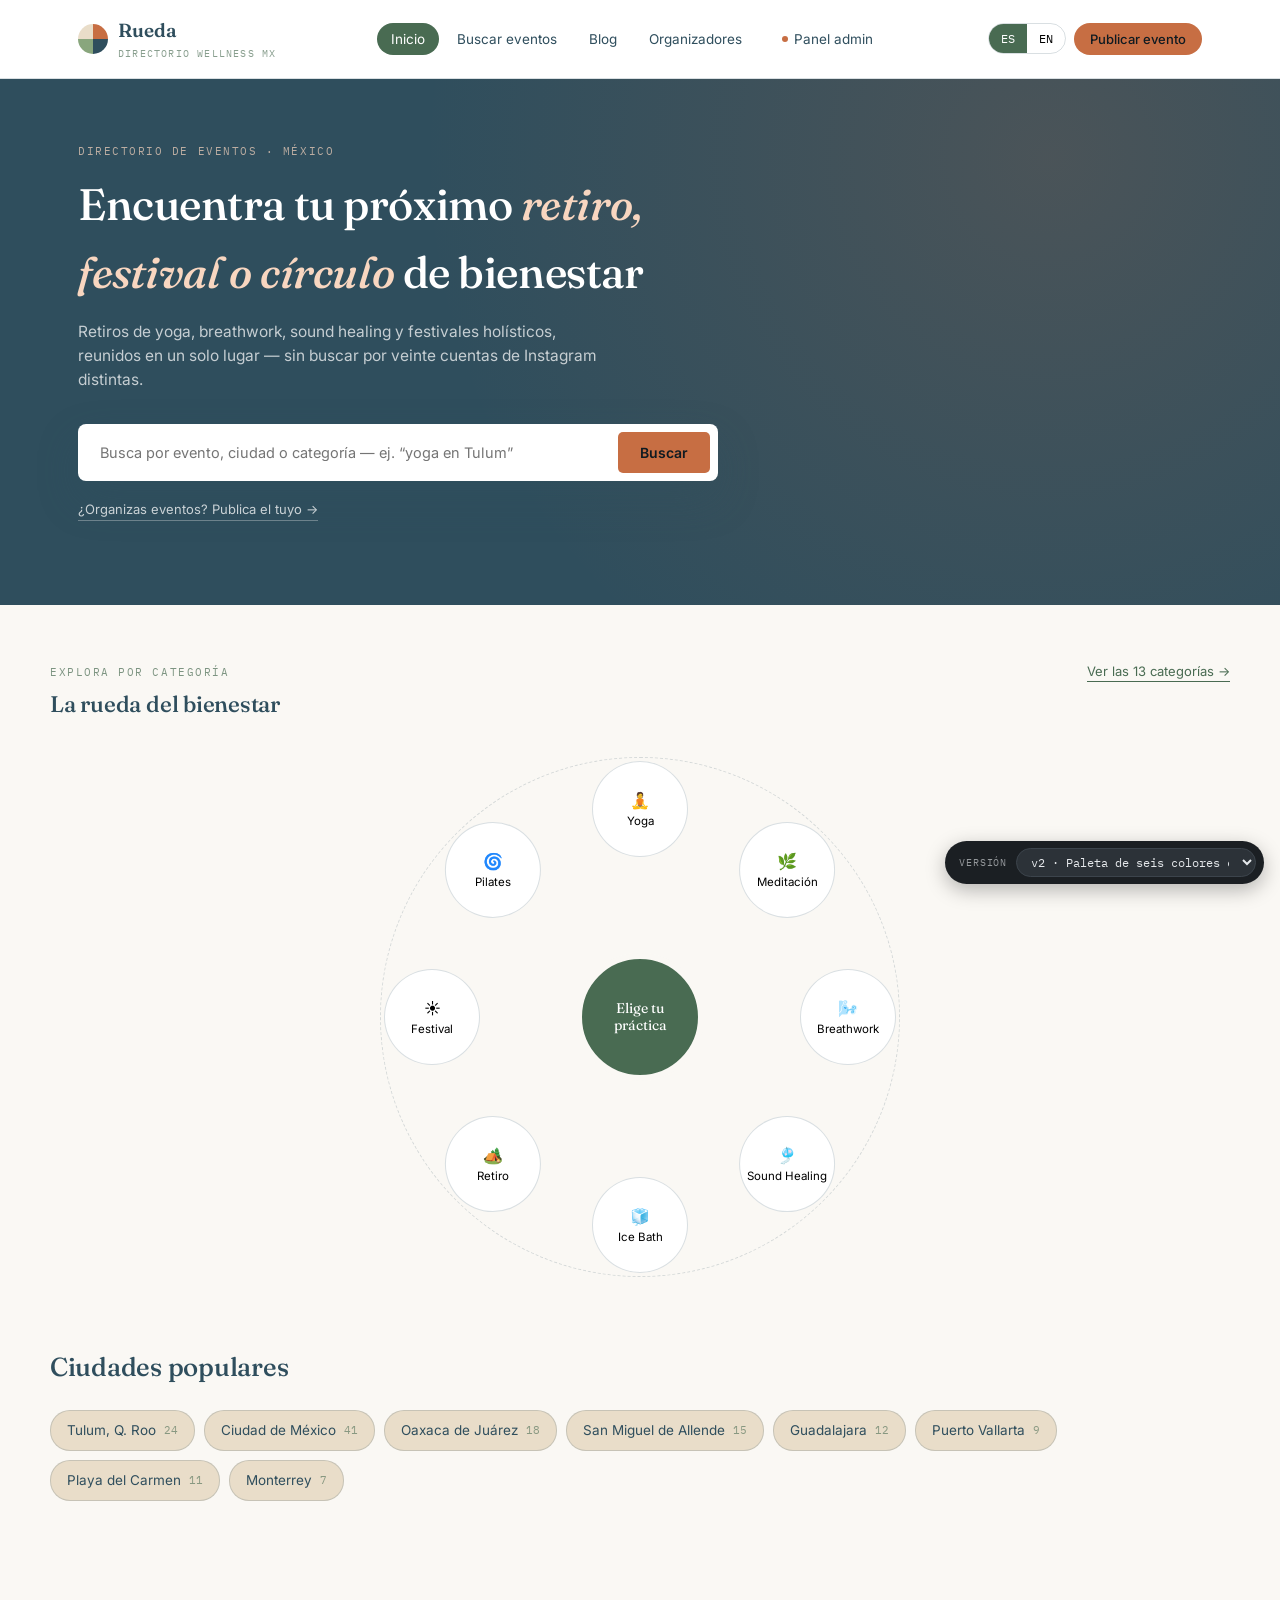
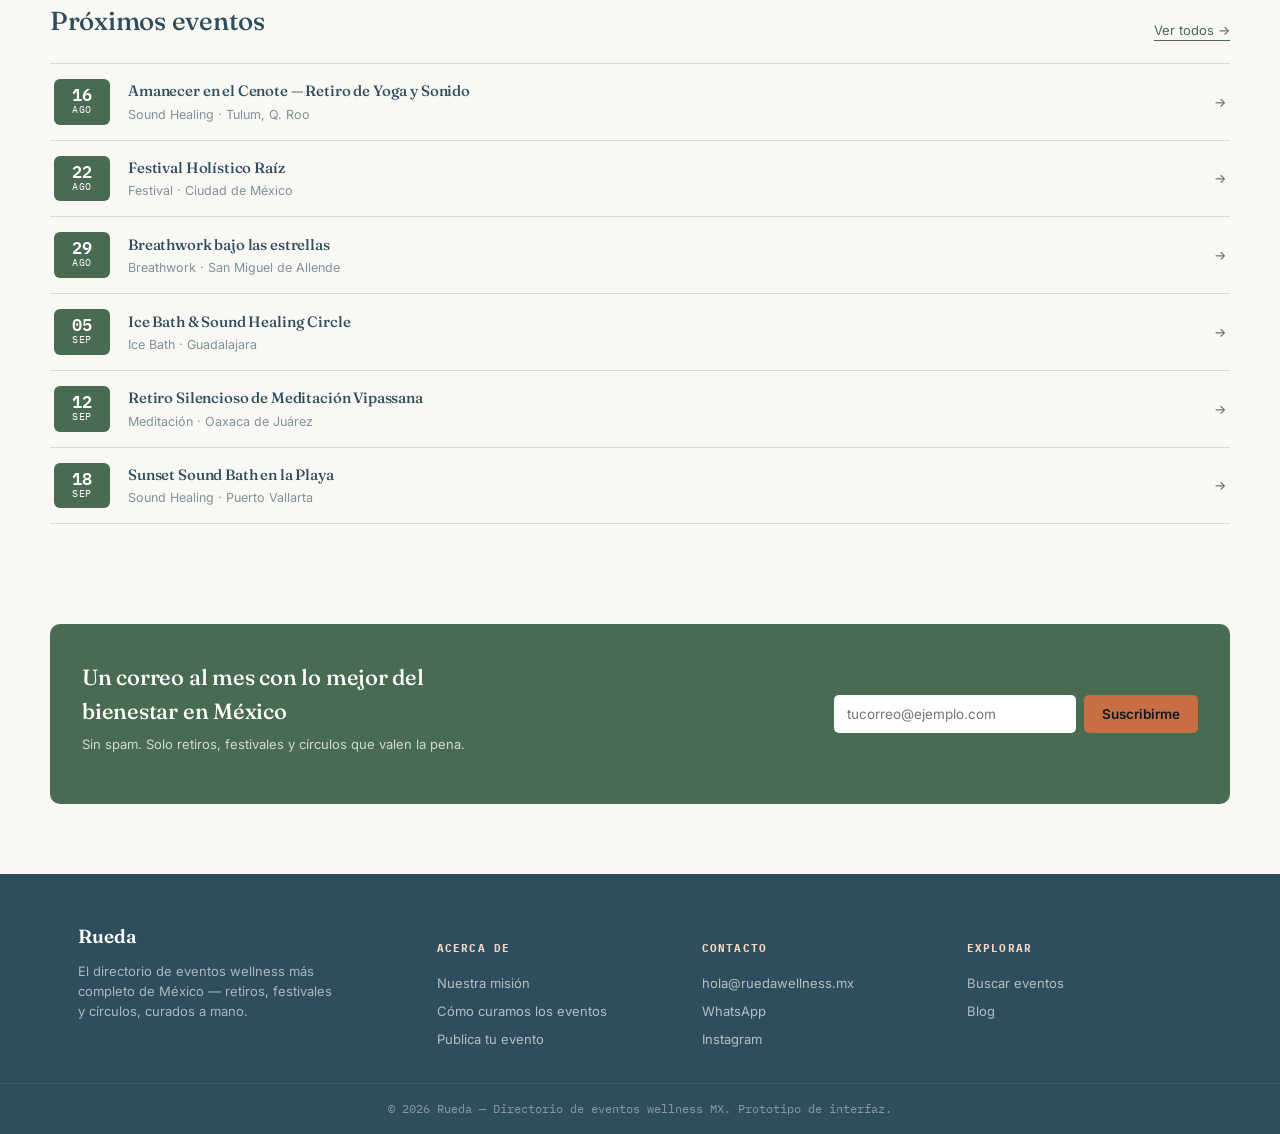
<file: prototipos/v3-final/versiones/v2.html>
<!DOCTYPE html>
<html lang="es-MX">
<head>
<meta charset="UTF-8">
<meta name="viewport" content="width=device-width, initial-scale=1.0">
<title>Rueda — Prototipo final (directorio + estructura Eventbrite)</title>
<link rel="preconnect" href="https://fonts.googleapis.com">
<link href="https://fonts.googleapis.com/css2?family=Fraunces:ital,opsz,wght@0,9..144,400;0,9..144,500;0,9..144,600;1,9..144,500&family=Inter:wght@400;500;600;700&family=IBM+Plex+Mono:wght@400;500&display=swap" rel="stylesheet">
<style>
  :root{
    /* ---- La paleta, los seis tal cual ---- */
    --fondo:#FAF8F4;        /* Fondo         */
    --verde:#496B52;        /* Verde         */
    --verde-claro:#89A67D;  /* Verde claro   */
    --arena:#E9DDC9;        /* Arena         */
    --terracota:#C76E43;    /* Terracota     */
    --petroleo:#2F4E5D;     /* Azul petroleo */

    /* ---- Derivados ----
       Cada uno existe por un motivo concreto, casi siempre de legibilidad. */

    /* El fondo ya no es blanco puro, asi que las tarjetas se despegan subiendo
       hacia el blanco en vez de bajando hacia el gris. */
    --blanco:#FFFFFF;
    /* Arena a plena saturacion como fondo de fila al pasar el raton pesa
       demasiado; esta version aclarada marca el hover sin gritar. */
    --arena-suave:#F4EDE1;
    /* Las tarjetas del panel admin, sobre el fondo petroleo. */
    --petroleo-suave:#3E6375;

    /* Terracota tiene un problema de contraste en las dos direcciones, y por
       eso necesita tres variantes:
       · como fondo de boton funciona, pero el texto encima tiene que ser casi
         negro (--tinta-boton): con blanco da 3.6:1 y no llega a AA;
       · como texto sobre blanco da 3.6:1, tampoco llega → --terracota-texto;
       · como texto sobre los fondos oscuros (hero, footer, admin) da 2.4:1,
         que es peor → --terracota-palida. */
    --terracota-viva:#D4805A;   /* hover del boton: aclara en vez de oscurecer,
                                   porque oscurecer hunde el contraste del texto */
    --terracota-texto:#A0522D;  /* terracota legible sobre fondo claro   5.6:1 */
    --terracota-palida:#F8D6C0; /* terracota legible sobre fondo oscuro  4.8:1 */
    --tinta-boton:#0F1A21;      /* texto sobre terracota, los dos estados      */

    /* ---- Roles ----
       Los nombres vienen del diseño original y los usan ~400 reglas mas abajo.
       Cambiar la paleta es reasignar aqui, no tocar cada regla. */
    --ink:var(--petroleo);
    --jungle:var(--verde);
    --jungle-deep:var(--petroleo);
    --stone:var(--fondo);
    --paper:var(--blanco);
    --marigold:var(--terracota);
    --marigold-deep:var(--terracota-viva);
    --clay:var(--verde);
    --line: rgba(47,78,93,0.18);
    --line-soft: rgba(47,78,93,0.10);
    --radius: 3px;
  }
  *{box-sizing:border-box;}
  html{scroll-behavior:smooth;}
  body{
    margin:0; background:var(--stone); color:var(--ink);
    font-family:'Inter',sans-serif; font-size:15px; line-height:1.55;
    -webkit-font-smoothing:antialiased;
  }
  h1,h2,h3,h4{font-family:'Fraunces',serif; font-weight:500; margin:0; letter-spacing:-0.01em;}
  a{color:inherit; text-decoration:none;}
  button{font-family:inherit; cursor:pointer;}
  input,select,textarea{font-family:inherit; font-size:14px;}
  :focus-visible{outline:2px solid var(--marigold-deep); outline-offset:2px;}
  .mono{font-family:'IBM Plex Mono',monospace; letter-spacing:0.02em;}
  .eyebrow{font-family:'IBM Plex Mono',monospace; font-size:11px; letter-spacing:0.14em; text-transform:uppercase; color:var(--jungle); opacity:0.7;}
  .wrap{max-width:1180px; margin:0 auto; padding:0 28px;}
  @media(max-width:640px){.wrap{padding:0 18px;}}

  /* ---------- topbar ---------- */
  .topbar{
    position:sticky; top:0; z-index:40; background:var(--paper);
    border-bottom:1px solid var(--line);
  }
  .topbar-inner{display:flex; align-items:center; justify-content:space-between; padding:16px 28px; max-width:1180px; margin:0 auto;}
  .logo{display:flex; align-items:center; gap:10px;}
  /* La marca es una rueda de cuatro cuartos: es el sitio donde la paleta se
     presenta entera, asi que lleva los cuatro colores con caracter propio en
     vez de dos tonos del mismo caramelo. */
  .logo-mark{width:30px; height:30px; border-radius:50%; background:conic-gradient(var(--terracota) 0deg 90deg, var(--petroleo) 90deg 180deg, var(--verde-claro) 180deg 270deg, var(--arena) 270deg 360deg); flex-shrink:0;}
  .logo-text{font-family:'Fraunces',serif; font-weight:600; font-size:19px;}
  .logo-text small{display:block; font-family:'IBM Plex Mono',monospace; font-weight:400; font-size:10px; letter-spacing:0.12em; text-transform:uppercase; color:var(--jungle); opacity:0.65; margin-top:1px;}
  nav.mainnav{display:flex; align-items:center; gap:4px;}
  nav.mainnav button{
    background:none; border:none; padding:8px 14px; font-size:13.5px; color:var(--ink);
    border-radius:20px; transition:background .15s;
  }
  nav.mainnav button:hover{background:var(--line-soft);}
  nav.mainnav button.active{background:var(--jungle); color:var(--paper);}
  .admin-toggle{
    margin-left:8px; background:var(--ink); color:var(--paper); border-radius:20px; padding:8px 16px; font-size:13px;
    display:flex; align-items:center; gap:6px;
  }
  .admin-toggle .dot{width:6px;height:6px;border-radius:50%;background:var(--marigold);}
  .navburger{display:none; background:none;border:none;padding:6px;}
  .navburger span{display:block; width:20px; height:2px; background:var(--ink); margin:4px 0;}
  @media(max-width:900px){
    nav.mainnav{position:fixed; top:64px; left:0; right:0; background:var(--paper); flex-direction:column; align-items:stretch; padding:8px 18px 16px; border-bottom:1px solid var(--line); display:none; gap:2px;}
    nav.mainnav.open{display:flex;}
    nav.mainnav button{text-align:left;}
    .navburger{display:block;}
  }

  /* ---------- views ---------- */
  .view{display:none;}
  .view.active{display:block;}

  /* ---------- hero / buscador ---------- */
  .hero{background:var(--jungle-deep); color:var(--paper); padding:64px 0 84px; position:relative; overflow:hidden;}
  .hero::before{content:"";position:absolute; inset:0; background:radial-gradient(circle at 82% 15%, rgba(199,110,67,0.18), transparent 55%);}
  .hero-inner{position:relative; max-width:1180px; margin:0 auto; padding:0 28px;}
  .hero .eyebrow{color:var(--terracota-palida);}
  .hero h1{font-size:44px; max-width:640px; margin-top:10px; color:var(--paper);}
  .hero h1 em{font-style:italic; color:var(--terracota-palida);}
  .hero p.sub{max-width:520px; color:rgba(255,255,255,0.72); margin-top:14px; font-size:15.5px;}
  @media(max-width:640px){.hero h1{font-size:32px;}}

  .buscador{
    margin-top:32px; background:var(--paper); border-radius:8px; padding:8px;
    display:flex; gap:8px; max-width:640px; box-shadow:0 18px 40px rgba(47,78,93,0.30);
  }
  .buscador input{flex:1; border:none; background:none; padding:12px 14px; color:var(--ink); font-size:14.5px;}
  .buscador input:focus{outline:none;}
  .buscador button{background:var(--marigold); color:var(--tinta-boton); border:none; font-weight:600; padding:0 22px; border-radius:5px; font-size:14px;}
  .buscador button:hover{background:var(--marigold-deep);}

  /* ---------- rueda de bienestar (signature) ---------- */
  .wheel-section{padding:56px 0 8px;}
  .wheel-head{display:flex; align-items:baseline; justify-content:space-between; gap:16px; flex-wrap:wrap; margin-bottom:8px;}
  .wheel-head a{font-size:13px; color:var(--jungle); border-bottom:1px solid var(--jungle);}
  .wheel-stage{position:relative; width:100%; max-width:520px; aspect-ratio:1/1; margin:36px auto 12px;}
  .wheel-center{
    position:absolute; top:50%; left:50%; transform:translate(-50%,-50%);
    width:128px; height:128px; border-radius:50%; background:var(--jungle); color:var(--paper);
    display:flex; align-items:center; justify-content:center; text-align:center; font-family:'Fraunces',serif;
    font-size:14px; line-height:1.25; padding:10px; z-index:2; border:6px solid var(--stone);
  }
  .wheel-ring{position:absolute; inset:0; border:1px dashed var(--line); border-radius:50%;}
  .wheel-item{
    position:absolute; top:50%; left:50%; transform:translate(-50%,-50%);
    width:96px; padding:10px 6px; text-align:center; background:var(--paper); border:1px solid var(--line);
    border-radius:50%; aspect-ratio:1/1; display:flex; flex-direction:column; align-items:center; justify-content:center;
    font-size:11.5px; gap:4px; transition:transform .18s, background .18s, color .18s; z-index:1;
  }
  .wheel-item .ic{font-size:16px;}
  .wheel-item:hover{background:var(--marigold); color:var(--tinta-boton); z-index:3;}
  @media(max-width:640px){
    .wheel-stage{display:none;}
    .wheel-chips{display:flex; gap:8px; overflow-x:auto; padding:4px 2px 14px;}
  }
  .wheel-chips{display:none;}
  @media(max-width:640px){.wheel-chips{display:flex;}}
  .wheel-chips .chip{flex:0 0 auto; background:var(--arena); border:1px solid var(--line); border-radius:20px; padding:9px 15px; font-size:13px; white-space:nowrap;}

  /* ---------- section shells ---------- */
  section.block{padding:50px 0;}
  .block-head{display:flex; align-items:flex-end; justify-content:space-between; margin-bottom:22px; gap:16px; flex-wrap:wrap;}
  .block-head h2{font-size:26px;}
  .block-head a.more{font-size:13px; color:var(--jungle); border-bottom:1px solid var(--jungle); flex-shrink:0;}

  /* ---------- chips (ciudades) ---------- */
  .chiprow{display:flex; flex-wrap:wrap; gap:9px;}
  .chiprow .chip{background:var(--arena); border:1px solid var(--line); padding:9px 16px; border-radius:20px; font-size:13.5px; display:flex; align-items:center; gap:8px;}
  .chiprow .chip .n{font-family:'IBM Plex Mono',monospace; font-size:11px; color:var(--jungle); opacity:0.6;}
  .chiprow .chip:hover{border-color:var(--jungle);}

  /* ---------- event cards ---------- */
  .grid-events{display:grid; grid-template-columns:repeat(3,1fr); gap:20px;}
  @media(max-width:900px){.grid-events{grid-template-columns:repeat(2,1fr);}}
  @media(max-width:640px){.grid-events{grid-template-columns:1fr;}}
  .card-event{background:var(--paper); border:1px solid var(--line); border-radius:8px; overflow:hidden; display:flex; flex-direction:column; transition:transform .15s, box-shadow .15s; cursor:pointer;}
  .card-event:hover{transform:translateY(-3px); box-shadow:0 14px 28px rgba(47,78,93,0.16);}
  .card-img{height:150px; position:relative; background-size:cover; background-position:center;}
  .card-img .cat-tag{position:absolute; top:10px; left:10px; background:rgba(255,255,255,0.92); color:var(--jungle-deep); font-size:10.5px; padding:4px 9px; border-radius:20px; font-family:'IBM Plex Mono',monospace; letter-spacing:0.05em; text-transform:uppercase;}
  .card-img .fav{position:absolute; top:10px; right:10px; width:28px; height:28px; border-radius:50%; background:rgba(47,78,93,0.55); color:#fff; border:none; display:flex; align-items:center; justify-content:center; font-size:14px;}
  .card-body{padding:14px 16px 16px; display:flex; flex-direction:column; gap:6px; flex:1;}
  .card-date{font-family:'IBM Plex Mono',monospace; font-size:11px; color:var(--clay); letter-spacing:0.04em;}
  .card-body h3{font-size:16.5px; line-height:1.3;}
  .card-city{font-size:12.5px; color:var(--ink); opacity:0.65;}
  .card-foot{margin-top:auto; padding-top:10px; border-top:1px solid var(--line-soft); display:flex; justify-content:space-between; align-items:center;}
  .price{font-family:'IBM Plex Mono',monospace; font-size:13px; font-weight:500;}
  .price.free{color:var(--jungle);}

  /* proximos eventos - filas */
  .rowlist{border-top:1px solid var(--line);}
  .rowlist .rowitem{display:flex; align-items:center; gap:18px; padding:15px 4px; border-bottom:1px solid var(--line); cursor:pointer;}
  .rowlist .rowitem:hover{background:var(--arena-suave);}
  .datebadge{flex:0 0 56px; text-align:center; background:var(--jungle); color:var(--paper); border-radius:6px; padding:7px 0; font-family:'IBM Plex Mono',monospace;}
  .datebadge .d{font-size:17px; font-weight:600; line-height:1;}
  .datebadge .m{font-size:9.5px; text-transform:uppercase; letter-spacing:0.08em;}
  .rowmeta{flex:1; min-width:0;}
  .rowmeta h4{font-size:15px; font-weight:500;}
  .rowmeta .sub{font-size:12.5px; opacity:0.6; margin-top:2px;}
  .rowarrow{font-size:13px; color:var(--jungle); flex-shrink:0;}
  @media(max-width:640px){.rowmeta .sub{display:block;}}

  /* ---------- newsletter ---------- */
  .newsletter{background:var(--jungle); color:var(--paper); border-radius:10px; padding:36px 32px; display:flex; align-items:center; justify-content:space-between; gap:24px; flex-wrap:wrap;}
  .newsletter h3{font-size:22px; color:var(--paper); max-width:360px;}
  .newsletter p{font-size:13px; opacity:0.75; margin-top:6px;}
  .nform{display:flex; gap:8px; flex:1; min-width:260px; max-width:400px;}
  .nform input{flex:1; border:none; border-radius:5px; padding:11px 13px; font-size:13.5px;}
  .nform button{background:var(--marigold); border:none; color:var(--tinta-boton); font-weight:600; border-radius:5px; padding:0 18px; font-size:13.5px;}
  .nform button:hover{background:var(--marigold-deep);}
  .toast{font-size:12.5px; color:var(--terracota-palida); margin-top:8px; display:none;}
  .toast.show{display:block;}

  /* ---------- resultados / filtros ---------- */
  .results-layout{display:grid; grid-template-columns:230px 1fr; gap:32px; align-items:flex-start;}
  @media(max-width:820px){.results-layout{grid-template-columns:1fr;}}
  .filters{background:var(--paper); border:1px solid var(--line); border-radius:8px; padding:20px;}
  .filters h4{font-size:11px; text-transform:uppercase; letter-spacing:0.1em; font-family:'IBM Plex Mono',monospace; color:var(--jungle); margin:18px 0 8px;}
  .filters h4:first-child{margin-top:0;}
  .filters select{width:100%; padding:9px 10px; border:1px solid var(--line); border-radius:5px; background:var(--arena);}
  .checklist label{display:flex; align-items:center; gap:8px; font-size:13px; padding:4px 0;}
  .results-head{display:flex; justify-content:space-between; align-items:center; margin-bottom:16px; flex-wrap:wrap; gap:10px;}
  .results-head .count{font-size:13px; opacity:0.65;}
  .results-grid{display:grid; grid-template-columns:repeat(2,1fr); gap:18px;}
  @media(max-width:1000px){.results-grid{grid-template-columns:1fr;}}
  .sortsel{border:1px solid var(--line); background:var(--paper); border-radius:5px; padding:7px 10px; font-size:13px;}

  /* ---------- evento detalle ---------- */
  .evento-top{display:grid; grid-template-columns:1.15fr 0.85fr; gap:28px;}
  @media(max-width:900px){.evento-top{grid-template-columns:1fr;}}
  .gallery{display:grid; grid-template-columns:1.4fr 1fr; grid-template-rows:1fr 1fr; gap:8px; height:340px; border-radius:8px; overflow:hidden;}
  .gallery > div{background-size:cover; background-position:center;}
  .gallery > div:first-child{grid-row:1/3;}
  .evento-meta-box{background:var(--paper); border:1px solid var(--line); border-radius:8px; padding:22px;}
  .evento-meta-box .cat-tag{display:inline-block; background:var(--arena); font-size:11px; padding:4px 10px; border-radius:20px; font-family:'IBM Plex Mono',monospace; text-transform:uppercase; letter-spacing:0.05em; color:var(--jungle); margin-bottom:12px;}
  .evento-meta-box h1{font-size:26px; margin-bottom:14px;}
  .metaline{display:flex; gap:10px; font-size:13.5px; padding:8px 0; border-top:1px solid var(--line-soft);}
  .metaline .k{width:78px; flex-shrink:0; opacity:0.55; font-family:'IBM Plex Mono',monospace; font-size:11px; text-transform:uppercase; letter-spacing:.05em; padding-top:2px;}
  .price-big{font-family:'IBM Plex Mono',monospace; font-size:22px; margin:14px 0 4px;}
  .btn-primary{display:block; text-align:center; width:100%; background:var(--marigold); color:var(--tinta-boton); border:none; padding:14px; border-radius:6px; font-weight:600; font-size:14.5px; margin-top:14px;}
  .btn-primary:hover{background:var(--marigold-deep);}
  .socialrow{display:flex; gap:8px; margin-top:14px;}
  .socialrow a{width:34px; height:34px; border-radius:50%; border:1px solid var(--line); display:flex; align-items:center; justify-content:center; font-size:14px;}
  .socialrow a:hover{background:var(--jungle); color:var(--paper); border-color:var(--jungle);}

  .evento-body{margin-top:32px; display:grid; grid-template-columns:1.15fr 0.85fr; gap:28px;}
  @media(max-width:900px){.evento-body{grid-template-columns:1fr;}}
  .desc h3{font-size:18px; margin-bottom:10px;}
  .desc p{font-size:14.5px; opacity:0.85; margin-bottom:14px;}
  .infolist{list-style:none; padding:0; margin:0; display:grid; grid-template-columns:1fr 1fr; gap:8px 18px; font-size:13px;}
  .infolist li{display:flex; justify-content:space-between; border-bottom:1px dashed var(--line); padding-bottom:6px;}
  .infolist li span:first-child{opacity:0.55;}
  .mapbox{height:220px; border-radius:8px; border:1px solid var(--line); background:
      repeating-linear-gradient(45deg, var(--blanco) 0 10px, var(--arena) 10px 20px);
    display:flex; align-items:center; justify-content:center; font-family:'IBM Plex Mono',monospace; font-size:11px; color:var(--jungle); text-align:center; padding:16px; margin-top:16px;}
  .orgcard{background:var(--paper); border:1px solid var(--line); border-radius:8px; padding:18px; display:flex; gap:14px; align-items:center; margin-top:16px; cursor:pointer;}
  .orgcard:hover{border-color:var(--jungle);}
  .avatar{width:52px; height:52px; border-radius:50%; background-size:cover; background-position:center; flex-shrink:0;}
  .orgcard .oname{font-size:14.5px; font-weight:600; font-family:'Fraunces',serif;}
  .orgcard .osub{font-size:12px; opacity:0.6;}

  /* ---------- organizador ---------- */
  .org-hero{display:flex; gap:22px; align-items:center; flex-wrap:wrap; padding:44px 0 8px;}
  .org-hero .avatar{width:96px; height:96px;}
  .org-hero h1{font-size:28px;}
  .org-hero .desc-sm{font-size:13.5px; opacity:0.7; max-width:520px; margin-top:8px;}

  /* ---------- blog ---------- */
  .grid-blog{display:grid; grid-template-columns:repeat(3,1fr); gap:22px;}
  @media(max-width:900px){.grid-blog{grid-template-columns:1fr;}}
  .card-blog{background:var(--paper); border:1px solid var(--line); border-radius:8px; overflow:hidden;}
  .card-blog .b-img{height:130px; background-size:cover; background-position:center;}
  .card-blog .b-body{padding:16px;}
  .card-blog .eyebrow{margin-bottom:6px;}
  .card-blog h3{font-size:16px; line-height:1.35;}
  .evergreen-note{margin-top:30px; border-left:3px solid var(--marigold); padding:14px 18px; background:var(--paper); font-size:13px; opacity:0.85; border-radius:0 6px 6px 0;}

  /* ---------- footer ---------- */
  footer{background:var(--jungle-deep); color:rgba(255,255,255,0.85); margin-top:20px;}
  .foot-inner{max-width:1180px; margin:0 auto; padding:48px 28px 30px; display:grid; grid-template-columns:1.4fr 1fr 1fr 1fr; gap:30px;}
  @media(max-width:760px){.foot-inner{grid-template-columns:1fr 1fr;}}
  footer h5{font-family:'IBM Plex Mono',monospace; font-size:11px; text-transform:uppercase; letter-spacing:0.1em; color:var(--terracota-palida); margin-bottom:12px;}
  footer a{display:block; font-size:13px; padding:4px 0; opacity:0.75;}
  footer a:hover{opacity:1;}
  .foot-bottom{border-top:1px solid rgba(255,255,255,0.12); text-align:center; font-size:11.5px; opacity:0.5; padding:16px; font-family:'IBM Plex Mono',monospace;}

  /* ---------- ADMIN ---------- */
  .admin-shell{background:var(--ink); min-height:100vh; padding-bottom:60px;}
  .admin-header{padding:26px 0 6px;}
  .admin-header .eyebrow{color:var(--terracota-palida);}
  .admin-header h1{color:var(--paper); font-size:26px; margin-top:6px;}
  .stat-grid{display:grid; grid-template-columns:repeat(5,1fr); gap:14px; margin:26px 0 36px;}
  @media(max-width:900px){.stat-grid{grid-template-columns:repeat(2,1fr);}}
  .stat-card{background:var(--petroleo-suave); border:1px solid rgba(255,255,255,0.08); border-radius:8px; padding:16px;}
  .stat-card .num{font-family:'Fraunces',serif; font-size:26px; color:var(--terracota-palida);}
  .stat-card .lbl{font-size:11.5px; color:rgba(255,255,255,0.6); margin-top:4px; font-family:'IBM Plex Mono',monospace; text-transform:uppercase; letter-spacing:0.04em;}

  .admin-tabs{display:flex; gap:4px; border-bottom:1px solid rgba(255,255,255,0.12); margin-bottom:22px; overflow-x:auto;}
  .admin-tabs button{background:none; border:none; color:rgba(255,255,255,0.6); padding:11px 14px; font-size:13px; white-space:nowrap; border-bottom:2px solid transparent;}
  .admin-tabs button.active{color:var(--paper); border-bottom-color:var(--terracota-palida);}

  .admin-panel{display:none;}
  .admin-panel.active{display:block;}
  .panel-toolbar{display:flex; justify-content:space-between; align-items:center; margin-bottom:16px; gap:12px; flex-wrap:wrap;}
  .panel-toolbar input[type=text]{background:var(--petroleo-suave); border:1px solid rgba(255,255,255,0.14); color:var(--paper); padding:9px 12px; border-radius:5px; font-size:13px; min-width:220px;}
  .btn-add{background:var(--marigold); color:var(--tinta-boton); border:none; padding:10px 16px; border-radius:5px; font-size:13px; font-weight:600;}
  .btn-add:hover{background:var(--marigold-deep);}

  table.admtable{width:100%; border-collapse:collapse; background:var(--petroleo-suave); border-radius:8px; overflow:hidden; font-size:13px; color:var(--paper);}
  table.admtable th{text-align:left; font-family:'IBM Plex Mono',monospace; font-size:10.5px; text-transform:uppercase; letter-spacing:0.05em; color:rgba(255,255,255,0.5); padding:11px 14px; border-bottom:1px solid rgba(255,255,255,0.1);}
  table.admtable td{padding:11px 14px; border-bottom:1px solid rgba(255,255,255,0.06); vertical-align:middle;}
  table.admtable tr:last-child td{border-bottom:none;}
  .badge{font-family:'IBM Plex Mono',monospace; font-size:10.5px; padding:3px 9px; border-radius:20px; text-transform:uppercase; letter-spacing:0.04em;}
  .badge.on{background:rgba(199,110,67,0.20); color:var(--terracota-palida);}
  .badge.off{background:rgba(255,255,255,0.08); color:rgba(255,255,255,0.5);}
  .badge.star{background:rgba(233,221,201,0.18); color:var(--arena);}
  .actionbtn{background:none; border:1px solid rgba(255,255,255,0.16); color:rgba(255,255,255,0.75); font-size:11px; padding:5px 9px; border-radius:4px; margin-right:4px;}
  .actionbtn:hover{border-color:var(--terracota-palida); color:var(--terracota-palida);}

  .catchip-admin{display:inline-flex; align-items:center; gap:8px; background:var(--petroleo-suave); border:1px solid rgba(255,255,255,0.12); color:var(--paper); padding:8px 14px; border-radius:20px; font-size:12.5px; margin:0 8px 8px 0;}
  .catchip-admin .n{font-family:'IBM Plex Mono',monospace; opacity:0.5; font-size:11px;}

  .twocol-admin{display:grid; grid-template-columns:1fr 1fr; gap:22px;}
  @media(max-width:760px){.twocol-admin{grid-template-columns:1fr;}}
  .admin-card{background:var(--petroleo-suave); border:1px solid rgba(255,255,255,0.1); border-radius:8px; padding:18px; color:var(--paper);}
  .admin-card h4{font-family:'IBM Plex Mono',monospace; font-size:11px; text-transform:uppercase; letter-spacing:0.06em; color:rgba(255,255,255,0.55); margin-bottom:10px;}
  .admin-card ul{list-style:none; padding:0; margin:0;}
  .admin-card li{display:flex; justify-content:space-between; font-size:13px; padding:7px 0; border-bottom:1px solid rgba(255,255,255,0.06);}

  /* ---------- modal ---------- */
  .modal-overlay{position:fixed; inset:0; background:rgba(47,78,93,0.60); display:none; align-items:flex-start; justify-content:center; padding:40px 18px; overflow-y:auto; z-index:100;}
  .modal-overlay.open{display:flex;}
  .modal{background:var(--paper); width:100%; max-width:720px; border-radius:10px; padding:0; overflow:hidden;}
  .modal-head{display:flex; justify-content:space-between; align-items:center; padding:18px 22px; border-bottom:1px solid var(--line); position:sticky; top:0; background:var(--paper);}
  .modal-head h3{font-size:18px;}
  .modal-close{background:none; border:none; font-size:20px; line-height:1;}
  .modal-body{padding:22px;}
  .fgrid{display:grid; grid-template-columns:1fr 1fr; gap:14px;}
  @media(max-width:560px){.fgrid{grid-template-columns:1fr;}}
  .fgrid .full{grid-column:1/-1;}
  .field label{display:block; font-size:11.5px; font-family:'IBM Plex Mono',monospace; text-transform:uppercase; letter-spacing:0.04em; opacity:0.6; margin-bottom:5px;}
  .field input, .field select, .field textarea{width:100%; border:1px solid var(--line); background:var(--arena); border-radius:5px; padding:9px 10px; font-size:13px;}
  .field textarea{resize:vertical; min-height:64px;}
  .switchrow{display:flex; gap:18px; margin-top:4px; flex-wrap:wrap;}
  .switchrow label{display:flex; align-items:center; gap:7px; font-size:13px;}
  .modal-foot{padding:16px 22px; border-top:1px solid var(--line); display:flex; justify-content:flex-end; gap:10px;}
  .btn-ghost{background:none; border:1px solid var(--line); padding:10px 18px; border-radius:5px; font-size:13px;}
  .btn-save{background:var(--jungle); color:var(--paper); border:none; padding:10px 20px; border-radius:5px; font-size:13px; font-weight:600;}

  @media (prefers-reduced-motion: reduce){
    *{scroll-behavior:auto !important; transition:none !important;}
  }

  /* ---------- idioma + publicar evento (topbar) ---------- */
  .topbar-right{display:flex; align-items:center; gap:8px;}
  .langtoggle{display:flex; border:1px solid var(--line); border-radius:20px; overflow:hidden;}
  .langtoggle button{background:none; border:none; padding:7px 12px; font-size:12px; font-family:'IBM Plex Mono',monospace;}
  .langtoggle button.active{background:var(--jungle); color:var(--paper);}
  .btn-publish{background:var(--terracota); color:var(--tinta-boton); border:none; border-radius:20px; padding:8px 16px; font-size:13px; font-weight:500;}
  .btn-publish:hover{background:var(--terracota-viva);}
  .hero-actions{display:flex; align-items:center; gap:16px; margin-top:18px; flex-wrap:wrap;}
  .hero-actions .ghostlink{font-size:13px; color:var(--paper); opacity:.75; border-bottom:1px solid rgba(255,255,255,.4);}
  .hero-actions .ghostlink:hover{opacity:1;}

  /* ---------- fuera de alcance ---------- */
  .scope-banner{background:#2A4453; border:1px dashed rgba(255,255,255,0.25); color:rgba(255,255,255,0.75); border-radius:8px; padding:16px 18px; font-size:12.5px; margin:26px 0;}
  .scope-banner b{color:var(--terracota-palida);}
  .scope-list{display:flex; flex-wrap:wrap; gap:6px 10px; margin-top:8px;}
  .scope-list span{opacity:0.65;}

  /* ---------- panel organizador ---------- */
  .org-login{max-width:380px; margin:70px auto; background:var(--paper); border:1px solid var(--line); border-radius:10px; padding:32px;}
  .org-login h2{font-size:22px; margin-bottom:6px;}
  .org-login p{font-size:13px; opacity:.65; margin-bottom:20px;}
  .org-login .field{margin-bottom:14px;}
  .org-login .field label{display:block; font-size:11.5px; font-family:'IBM Plex Mono',monospace; text-transform:uppercase; opacity:.6; margin-bottom:5px;}
  .org-login .field input{width:100%; border:1px solid var(--line); background:var(--arena); border-radius:5px; padding:10px 12px; font-size:13.5px;}
  .org-login .btn-primary{margin-top:6px;}
  .org-login .swap{text-align:center; font-size:12.5px; margin-top:16px; color:var(--jungle);}

  .op-shell{display:none;}
  .op-shell.active{display:block;}
  .op-header{display:flex; justify-content:space-between; align-items:center; padding:40px 0 6px; flex-wrap:wrap; gap:12px;}
  .op-header .who{display:flex; align-items:center; gap:12px;}
  .op-header .avatar{width:44px; height:44px; background-color:var(--verde);}
  .op-tabs{display:flex; gap:4px; border-bottom:1px solid var(--line); margin:24px 0 20px; overflow-x:auto;}
  .op-tabs button{background:none; border:none; padding:10px 14px; font-size:13px; color:var(--ink); opacity:.55; border-bottom:2px solid transparent; white-space:nowrap;}
  .op-tabs button.active{opacity:1; border-bottom-color:var(--terracota); font-weight:600;}
  .op-panel{display:none;}
  .op-panel.active{display:block;}
  .op-profile-form{max-width:520px;}

  /* ---------- relacionados / badges ---------- */
  .badge-pending{background:rgba(199,110,67,0.18); color:var(--marigold-deep); font-family:'IBM Plex Mono',monospace; font-size:10.5px; padding:3px 9px; border-radius:20px; text-transform:uppercase;}
  .results-heading{margin-bottom:6px;}
  .results-heading .eyebrow{margin-bottom:6px;}

  /* =========================================================
     FUSION v3 — lo que aporta el prototipo "rueda-eventbrite"
     al directorio: la caja de compra fija de la pagina de evento.

     La barra de filtros persistente, el otro patron que venia de v1, se
     elimino: el buscador del hero y los filtros de la vista de resultados
     cubren la busqueda sin ocupar una franja fija en todas las pantallas.
     ========================================================= */

  /* --topbar-h es la altura real del topbar (16px de padding x2 + 31px de
     contenido). Si cambia el padding del topbar hay que ajustarla o la caja
     sticky se mete debajo. */
  :root{ --topbar-h:63px; }

  /* Caja de compra fija en la pagina de evento.
     v2 ya tenia la caja con precio y CTA, pero se iba con el scroll: el visitante
     lee la descripcion larga y pierde de vista el boton. Sticky = el CTA sigue
     ahi cuando termina de convencerse. */
  .evento-top{align-items:start;}
  .evento-meta-box{
    position:sticky; top:calc(var(--topbar-h) + 16px);
  }
  /* Sticky con max-height evita que una caja mas alta que la ventana se corte
     por arriba y deje el boton inalcanzable. */
  @media(min-width:901px){
    .evento-meta-box{max-height:calc(100vh - var(--topbar-h) - 32px); overflow-y:auto;}
  }
  @media(max-width:900px){
    .evento-meta-box{position:static; max-height:none;}
  }
  .lowstock{font-size:11.5px; color:var(--terracota-texto); margin-top:8px; text-align:center;}

  /* (3) El grid de "Eventos destacados" del inicio se elimino: mostraba los
     mismos eventos que la lista de proximos, justo encima. El CSS del toggle
     tarjetas/lista se fue con el. .grid-events sigue en uso en resultados,
     organizador y eventos relacionados. */
</style>
</head>
<body>

<!-- ================= TOPBAR ================= -->
<div class="topbar">
  <div class="topbar-inner">
    <div class="logo">
      <div class="logo-mark"></div>
      <div class="logo-text">Rueda<small>Directorio wellness MX</small></div>
    </div>
    <nav class="mainnav" id="mainnav">
      <button data-view="inicio" class="active">Inicio</button>
      <button data-view="resultados" onclick="showResults('Buscar eventos','Todos los eventos')">Buscar eventos</button>
      <button data-view="blog">Blog</button>
      <button data-view="organizador">Organizadores</button>
      <button class="admin-toggle" data-view="admin"><span class="dot"></span>Panel admin</button>
    </nav>
    <div class="topbar-right">
      <div class="langtoggle" id="langToggle">
        <button data-lang="es" class="active">ES</button>
        <button data-lang="en">EN</button>
      </div>
      <button class="btn-publish" onclick="switchView('panel-organizador')">Publicar evento</button>
      <button class="navburger" id="burger" aria-label="Abrir menú"><span></span><span></span><span></span></button>
    </div>
  </div>
</div>

<!-- ================= INICIO ================= -->
<main id="view-inicio" class="view active">
  <section class="hero">
    <div class="hero-inner">
      <div class="eyebrow">Directorio de eventos · México</div>
      <h1>Encuentra tu próximo <em>retiro, festival o círculo</em> de bienestar</h1>
      <p class="sub">Retiros de yoga, breathwork, sound healing y festivales holísticos, reunidos en un solo lugar — sin buscar por veinte cuentas de Instagram distintas.</p>
      <form class="buscador" onsubmit="event.preventDefault(); switchView('resultados');">
        <input type="text" placeholder="Busca por evento, ciudad o categoría — ej. “yoga en Tulum”">
        <button type="submit">Buscar</button>
      </form>
      <div class="hero-actions">
        <a href="#" class="ghostlink" onclick="switchView('panel-organizador'); return false;">¿Organizas eventos? Publica el tuyo →</a>
      </div>
    </div>
  </section>

  <section class="wheel-section wrap">
    <div class="wheel-head">
      <div>
        <div class="eyebrow">Explora por categoría</div>
        <h2 style="margin-top:6px;">La rueda del bienestar</h2>
      </div>
      <a href="#" onclick="switchView('resultados'); return false;">Ver las 13 categorías →</a>
    </div>

    <div class="wheel-stage" id="wheelStage">
      <div class="wheel-ring"></div>
      <div class="wheel-center">Elige tu<br>práctica</div>
      <!-- items posicionados por JS -->
      <button class="wheel-item" data-cat="Yoga"><span class="ic">🧘</span>Yoga</button>
      <button class="wheel-item" data-cat="Meditación"><span class="ic">🌿</span>Meditación</button>
      <button class="wheel-item" data-cat="Breathwork"><span class="ic">🌬️</span>Breathwork</button>
      <button class="wheel-item" data-cat="Sound Healing"><span class="ic">🎐</span>Sound Healing</button>
      <button class="wheel-item" data-cat="Ice Bath"><span class="ic">🧊</span>Ice Bath</button>
      <button class="wheel-item" data-cat="Retreat"><span class="ic">🏕️</span>Retiro</button>
      <button class="wheel-item" data-cat="Festival"><span class="ic">☀️</span>Festival</button>
      <button class="wheel-item" data-cat="Pilates"><span class="ic">🌀</span>Pilates</button>
    </div>
    <div class="wheel-chips">
      <div class="chip">🧘 Yoga</div><div class="chip">🌿 Meditación</div><div class="chip">🌬️ Breathwork</div>
      <div class="chip">🎐 Sound Healing</div><div class="chip">🧊 Ice Bath</div><div class="chip">🏕️ Retiro</div>
      <div class="chip">☀️ Festival</div><div class="chip">🌀 Pilates</div>
    </div>
  </section>

  <section class="block wrap">
    <div class="block-head">
      <h2>Ciudades populares</h2>
    </div>
    <div class="chiprow">
      <div class="chip">Tulum, Q. Roo <span class="n">24</span></div>
      <div class="chip">Ciudad de México <span class="n">41</span></div>
      <div class="chip">Oaxaca de Juárez <span class="n">18</span></div>
      <div class="chip">San Miguel de Allende <span class="n">15</span></div>
      <div class="chip">Guadalajara <span class="n">12</span></div>
      <div class="chip">Puerto Vallarta <span class="n">9</span></div>
      <div class="chip">Playa del Carmen <span class="n">11</span></div>
      <div class="chip">Monterrey <span class="n">7</span></div>
    </div>
  </section>

  <!-- Una sola seccion de proximos eventos, en lista. Antes habia ademas un
       grid de "Eventos destacados" justo arriba que mostraba los mismos
       eventos: dos formas de lo mismo, una tras otra. -->
  <section class="block wrap">
    <div class="block-head">
      <h2>Próximos eventos</h2>
      <a class="more" href="#" onclick="switchView('resultados'); return false;">Ver todos →</a>
    </div>
    <div class="rowlist" id="proximosList"></div>
  </section>

  <section class="block wrap">
    <div class="newsletter">
      <div>
        <h3>Un correo al mes con lo mejor del bienestar en México</h3>
        <p>Sin spam. Solo retiros, festivales y círculos que valen la pena.</p>
      </div>
      <div>
        <form class="nform" onsubmit="showToast(this); return false;">
          <input type="email" required placeholder="tucorreo@ejemplo.com">
          <button type="submit">Suscribirme</button>
        </form>
        <div class="toast">✓ Gracias — revisa tu correo para confirmar.</div>
      </div>
    </div>
  </section>
</main>

<!-- ================= RESULTADOS ================= -->
<main id="view-resultados" class="view">
  <section class="wrap block">
    <div class="results-heading">
      <div class="eyebrow" id="resultsEyebrow">Buscar eventos</div>
      <div class="block-head"><h2 id="resultsTitle">Todos los eventos</h2></div>
    </div>
    <div class="results-layout">
      <aside class="filters">
        <h4>Estado</h4>
        <select><option>Todos los estados</option><option>Quintana Roo</option><option>Ciudad de México</option><option>Oaxaca</option><option>Jalisco</option><option>Guanajuato</option><option>Nuevo León</option></select>
        <h4>Ciudad</h4>
        <select><option>Todas las ciudades</option><option>Tulum</option><option>CDMX</option><option>Oaxaca de Juárez</option><option>Guadalajara</option><option>Puerto Vallarta</option><option>San Miguel de Allende</option><option>Playa del Carmen</option><option>Monterrey</option></select>
        <h4>Fecha</h4>
        <select><option>Cualquier fecha</option><option>Este fin de semana</option><option>Próximos 7 días</option><option>Este mes</option><option>Elegir rango…</option></select>
        <h4>Categoría</h4>
        <div class="checklist">
          <label><input type="checkbox" checked> Yoga</label>
          <label><input type="checkbox"> Meditación</label>
          <label><input type="checkbox"> Breathwork</label>
          <label><input type="checkbox"> Pilates</label>
          <label><input type="checkbox"> Retreat</label>
          <label><input type="checkbox"> Festival</label>
          <label><input type="checkbox"> Sound Healing</label>
          <label><input type="checkbox"> Ice Bath</label>
          <label><input type="checkbox"> Biohacking</label>
          <label><input type="checkbox"> Nutrición</label>
          <label><input type="checkbox"> Conferencia</label>
          <label><input type="checkbox"> Networking</label>
          <label><input type="checkbox"> Otro</label>
        </div>
        <h4>Precio</h4>
        <div class="checklist">
          <label><input type="checkbox"> Gratis</label>
        </div>
        <h4>Modalidad</h4>
        <div class="checklist">
          <label><input type="checkbox" checked> Presencial</label>
          <label><input type="checkbox"> Online</label>
        </div>
      </aside>

      <div>
        <div class="results-head">
          <div class="count">37 eventos encontrados</div>
          <select class="sortsel"><option>Ordenar: más próximos</option><option>Precio: menor a mayor</option><option>Recién publicados</option></select>
        </div>
        <div class="results-grid" id="resultsGrid"></div>
      </div>
    </div>
  </section>
</main>

<!-- ================= EVENTO ================= -->
<main id="view-evento" class="view">
  <section class="wrap block">
    <a href="#" style="font-size:13px; color:var(--jungle);" onclick="switchView('resultados'); return false;">← Volver a resultados</a>

    <div class="evento-top" style="margin-top:18px;">
      <div class="gallery">
        <div style="background-color:#89A67D; background-image:linear-gradient(160deg, rgba(47,78,93,.35), rgba(199,110,67,.28));"></div>
        <div style="background-color:#3E6375;"></div>
        <div style="background-color:#496B52;"></div>
      </div>

      <div class="evento-meta-box">
        <span class="cat-tag">Sound Healing · Yoga</span>
        <h1>Amanecer en el Cenote — Retiro de Yoga y Sonido</h1>
        <div class="metaline"><span class="k">Fecha</span><span>Sáb 16 – Dom 17 de agosto, 2026</span></div>
        <div class="metaline"><span class="k">Hora</span><span>5:30 am – 6:00 pm</span></div>
        <div class="metaline"><span class="k">Ciudad</span><span>Tulum, Quintana Roo</span></div>
        <div class="metaline"><span class="k">Cupo</span><span>18 personas · 11 lugares disponibles</span></div>
        <div class="price-big">$2,450 <span class="mono" style="font-size:12px; opacity:.55;">MXN / persona</span></div>
        <button class="btn-primary" onclick="alert('Prototipo: esto abriría la página del organizador para comprar boleto.')">Comprar boleto →</button>
        <div class="lowstock">Quedan pocos lugares</div>
        <div class="socialrow">
          <a href="#" title="Instagram">IG</a>
          <a href="#" title="Facebook">FB</a>
          <a href="#" title="WhatsApp">WA</a>
          <a href="#" title="Sitio web">🌐</a>
        </div>
      </div>
    </div>

    <div class="evento-body">
      <div class="desc">
        <h3>Descripción</h3>
        <p>Un retiro de 24 horas dentro de la selva de Tulum: apertura con círculo de respiración al amanecer frente al cenote, dos sesiones de yoga (vinyasa suave y yin), baño de sonido con cuencos tibetanos y cierre con temazcal ceremonial. Incluye alimentación vegetariana y hospedaje en cabañas compartidas.</p>
        <p>Ideal para quien busca desconectar del ritmo urbano sin necesitar experiencia previa en meditación o yoga — el ritmo del grupo se ajusta a cada participante.</p>

        <h3 style="margin-top:22px;">Detalles</h3>
        <ul class="infolist">
          <li><span>Nivel</span><span>Todos los niveles</span></li>
          <li><span>Idioma</span><span>Español / Inglés</span></li>
          <li><span>Edad mínima</span><span>18 años</span></li>
          <li><span>Qué llevar</span><span>Ropa cómoda, traje de baño</span></li>
          <li><span>Mascotas</span><span>No permitidas</span></li>
          <li><span>Estacionamiento</span><span>Disponible sin costo</span></li>
        </ul>

        <div class="mapbox">Mapa interactivo — Cenote Zacil-Ha, Tulum, Q. Roo<br>(placeholder de Google Maps)</div>
      </div>

      <div>
        <div class="admin-card" style="background:var(--paper); color:var(--ink); border-color:var(--line);">
          <h4 style="opacity:.6;">Organizado por</h4>
          <div class="orgcard" onclick="switchView('organizador')" style="margin-top:0;">
            <div class="avatar" style="background-color:#496B52;"></div>
            <div>
              <div class="oname">Raíz Colectivo</div>
              <div class="osub">12 eventos activos · Tulum, MX</div>
            </div>
          </div>
        </div>
      </div>
    </div>

    <div class="block" style="padding-bottom:0;">
      <div class="block-head"><h2 style="font-size:20px;">Eventos relacionados</h2></div>
      <div class="grid-events" id="relatedGrid"></div>
    </div>
  </section>
</main>

<!-- ================= ORGANIZADOR ================= -->
<main id="view-organizador" class="view">
  <section class="wrap">
    <div class="org-hero">
      <div class="avatar" style="background-color:#496B52;"></div>
      <div>
        <div class="eyebrow">Perfil de organizador</div>
        <h1>Raíz Colectivo</h1>
        <p class="desc-sm">Colectivo de facilitadores de yoga, sonido y ceremonia con base en Tulum. Organizan retiros mensuales enfocados en reconexión con el cuerpo y la selva desde 2019.</p>
        <div class="socialrow" style="margin-top:14px;">
          <a href="#" title="Instagram">IG</a>
          <a href="#" title="Facebook">FB</a>
          <a href="#" title="WhatsApp">WA</a>
          <a href="#" title="Sitio web">🌐</a>
        </div>
      </div>
    </div>
  </section>

  <section class="block wrap">
    <div class="block-head"><h2>Eventos activos</h2></div>
    <div class="grid-events" id="orgEventsGrid"></div>
  </section>
</main>

<!-- ================= BLOG ================= -->
<main id="view-blog" class="view">
  <section class="wrap block">
    <div class="block-head">
      <div>
        <div class="eyebrow">SEO · Contenido evergreen</div>
        <h2 style="margin-top:6px;">Blog</h2>
      </div>
    </div>
    <div class="grid-blog">
      <div class="card-blog">
        <div class="b-img" style="background-color:#3E6375;"></div>
        <div class="b-body"><div class="eyebrow">Guía</div><h3>Los mejores retiros de yoga en Oaxaca</h3></div>
      </div>
      <div class="card-blog">
        <div class="b-img" style="background-color:#89A67D;"></div>
        <div class="b-body"><div class="eyebrow">Agenda</div><h3>Eventos wellness en CDMX este fin de semana</h3></div>
      </div>
      <div class="card-blog">
        <div class="b-img" style="background-color:#2F4E5D;"></div>
        <div class="b-body"><div class="eyebrow">Guía</div><h3>Festivales holísticos en México</h3></div>
      </div>
      <div class="card-blog">
        <div class="b-img" style="background-color:#496B52;"></div>
        <div class="b-body"><div class="eyebrow">Evergreen</div><h3>Centros de bienestar por estado</h3></div>
      </div>
      <div class="card-blog">
        <div class="b-img" style="background-color:#C76E43;"></div>
        <div class="b-body"><div class="eyebrow">Evergreen</div><h3>Calendario wellness 2026</h3></div>
      </div>
      <div class="card-blog">
        <div class="b-img" style="background-color:#E9DDC9;"></div>
        <div class="b-body"><div class="eyebrow">Guía</div><h3>Qué llevar a tu primer retiro de silencio</h3></div>
      </div>
    </div>
    <div class="evergreen-note">Las páginas evergreen (guías por estado, calendario anual) se indexan aparte del listado de eventos: siguen generando tráfico de búsqueda aunque no haya eventos nuevos publicados esa semana.</div>
  </section>
</main>

<!-- ================= PANEL DEL ORGANIZADOR ================= -->
<main id="view-panel-organizador" class="view">
  <div class="wrap">

    <!-- login -->
    <div id="opLogin">
      <div class="org-login">
        <div class="eyebrow">Panel del organizador</div>
        <h2 style="margin-top:6px;">Inicia sesión</h2>
        <p>Publica y administra tus propios eventos — sin necesitar al equipo de Rueda.</p>
        <div class="field"><label>Correo</label><input type="email" placeholder="hola@raizcolectivo.mx"></div>
        <div class="field"><label>Contraseña</label><input type="password" placeholder="••••••••"></div>
        <button class="btn-primary" onclick="enterOrgPanel()">Entrar</button>
        <div class="swap"><a href="#" onclick="event.preventDefault(); alert('Prototipo: aquí iría el formulario de registro de organizador.')">¿Aún no tienes cuenta? Crea tu perfil →</a></div>
      </div>
    </div>

    <!-- panel -->
    <div id="opShell" class="op-shell">
      <div class="op-header">
        <div class="who">
          <div class="avatar" style="border-radius:50%;"></div>
          <div>
            <div class="eyebrow">Sesión de organizador</div>
            <h1 style="font-size:22px;">Raíz Colectivo</h1>
          </div>
        </div>
        <button class="btn-add" style="background:var(--terracota); color:var(--tinta-boton);" onclick="openModal()">+ Nuevo evento</button>
      </div>

      <div class="op-tabs" id="opTabs">
        <button data-op="miseventos" class="active">Mis eventos</button>
        <button data-op="perfil">Editar perfil</button>
      </div>

      <div class="op-panel active" id="op-miseventos">
        <table class="admtable" style="background:var(--paper); color:var(--ink);">
          <thead><tr><th>Título</th><th>Fecha</th><th>Estado</th><th></th></tr></thead>
          <tbody>
            <tr><td>Amanecer en el Cenote — Retiro de Yoga y Sonido</td><td>16 ago 2026</td><td><span class="badge on" style="color:var(--jungle); background:rgba(47,78,93,0.12);">Publicado</span></td><td><button class="actionbtn" style="color:var(--ink); border-color:var(--line);" onclick="openModal()">Editar</button><button class="actionbtn" style="color:var(--ink); border-color:var(--line);">Eliminar</button></td></tr>
            <tr><td>Círculo de Cacao y Luna Llena</td><td>30 ago 2026</td><td><span class="badge-pending">Pendiente de aprobación</span></td><td><button class="actionbtn" style="color:var(--ink); border-color:var(--line);" onclick="openModal()">Editar</button><button class="actionbtn" style="color:var(--ink); border-color:var(--line);">Eliminar</button></td></tr>
          </tbody>
        </table>
        <div class="evergreen-note" style="margin-top:18px;">La aprobación del administrador es opcional en el MVP — puede activarse para moderar calidad, o desactivarse para que el evento se publique de inmediato.</div>
      </div>

      <div class="op-panel" id="op-perfil">
        <div class="op-profile-form">
          <div class="field" style="margin-bottom:14px;"><label>Nombre</label><input type="text" value="Raíz Colectivo"></div>
          <div class="field" style="margin-bottom:14px;"><label>Descripción (ES)</label><textarea>Colectivo de facilitadores de yoga, sonido y ceremonia con base en Tulum.</textarea></div>
          <div class="field" style="margin-bottom:14px;"><label>Descripción (EN)</label><textarea>Collective of yoga, sound and ceremony facilitators based in Tulum.</textarea></div>
          <div class="field" style="margin-bottom:14px;"><label>Instagram</label><input type="text" value="@raizcolectivo"></div>
          <div class="field" style="margin-bottom:14px;"><label>WhatsApp</label><input type="text" placeholder="+52 984 000 0000"></div>
          <div class="field" style="margin-bottom:14px;"><label>Sitio web</label><input type="text" placeholder="https://raizcolectivo.mx"></div>
          <button class="btn-save">Guardar cambios</button>
        </div>
      </div>

      <div class="scope-banner">
        <b>Fuera de alcance del MVP</b> — visible para orientar, no funcional en este prototipo.
        <div class="scope-list">
          <span>Venta de boletos</span>·<span>Pagos en línea</span>·<span>Chat organizador-usuario</span>·<span>Reseñas</span>·<span>Notificaciones push</span>·<span>Programa de afiliados</span>·<span>Integraciones (Stripe, Eventbrite, Google Calendar)</span>·<span>Recomendaciones con IA</span>
        </div>
      </div>
    </div>
  </div>
</main>

<!-- ================= ADMIN ================= -->
<main id="view-admin" class="view">
  <div class="admin-shell">
    <div class="wrap">
      <div class="admin-header">
        <div class="eyebrow">Panel administrador</div>
        <h1>Dashboard</h1>
      </div>

      <div class="stat-grid">
        <div class="stat-card"><div class="num">142</div><div class="lbl">Eventos publicados</div></div>
        <div class="stat-card"><div class="num">19</div><div class="lbl">Próximos (7 días)</div></div>
        <div class="stat-card"><div class="num">6</div><div class="lbl">Pendientes de aprobación</div></div>
        <div class="stat-card"><div class="num">31</div><div class="lbl">Eventos expirados</div></div>
        <div class="stat-card"><div class="num">58</div><div class="lbl">Organizadores</div></div>
        <div class="stat-card"><div class="num">1,207</div><div class="lbl">Suscriptores newsletter</div></div>
      </div>

      <div class="scope-banner">
        <b>Fuera de alcance del MVP</b> — se diseña la arquitectura para permitirlo después, no se construye ahora.
        <div class="scope-list">
          <span>Procesamiento de pagos</span>·<span>Venta de boletos</span>·<span>App móvil</span>·<span>Chat</span>·<span>Reseñas</span>·<span>Afiliados</span>·<span>Automatizaciones de marketing</span>·<span>Integraciones externas</span>·<span>IA de recomendaciones</span>·<span>Notificaciones push</span>·<span>Favoritos</span>·<span>Calendario personal</span>·<span>Marketplace</span>·<span>Directorio de profesionales / hoteles</span>
        </div>
      </div>

      <div class="admin-tabs" id="adminTabs">
        <button data-panel="eventos" class="active">Eventos</button>
        <button data-panel="organizadores">Organizadores</button>
        <button data-panel="categorias">Categorías</button>
        <button data-panel="ciudades">Ciudades y estados</button>
        <button data-panel="usuarios">Usuarios</button>
        <button data-panel="newsletter">Newsletter</button>
      </div>

      <!-- EVENTOS -->
      <div class="admin-panel active" id="panel-eventos">
        <div class="panel-toolbar">
          <input type="text" placeholder="Buscar evento…">
          <button class="btn-add" onclick="openModal()">+ Nuevo evento</button>
        </div>
        <table class="admtable">
          <thead><tr><th>Título</th><th>Categoría</th><th>Ciudad</th><th>Fecha</th><th>Estado</th><th></th></tr></thead>
          <tbody id="admEventsBody">
            <tr>
              <td>Círculo de Cacao y Luna Llena <span class="badge-pending" style="margin-left:6px;">Pendiente</span></td>
              <td>Meditación</td><td>Tulum</td><td>30 AGO 2026</td>
              <td><span class="badge off">Sin revisar</span></td>
              <td>
                <button class="actionbtn" style="border-color:var(--terracota-palida); color:var(--terracota-palida);">Aprobar</button>
                <button class="actionbtn">Rechazar</button>
              </td>
            </tr>
          </tbody>
        </table>
      </div>

      <!-- ORGANIZADORES -->
      <div class="admin-panel" id="panel-organizadores">
        <div class="panel-toolbar">
          <input type="text" placeholder="Buscar organizador…">
          <button class="btn-add">+ Nuevo organizador</button>
        </div>
        <table class="admtable">
          <thead><tr><th>Nombre</th><th>Contacto</th><th>Eventos</th><th>Redes</th><th></th></tr></thead>
          <tbody>
            <tr><td>Raíz Colectivo</td><td>hola@raizcolectivo.mx</td><td>12</td><td>IG · FB · WA</td><td><button class="actionbtn">Editar</button><button class="actionbtn">Eliminar</button></td></tr>
            <tr><td>Circulo Vivo</td><td>circulovivo@gmail.com</td><td>7</td><td>IG · Web</td><td><button class="actionbtn">Editar</button><button class="actionbtn">Eliminar</button></td></tr>
            <tr><td>Sana Selva</td><td>contacto@sanaselva.mx</td><td>5</td><td>IG · FB</td><td><button class="actionbtn">Editar</button><button class="actionbtn">Eliminar</button></td></tr>
            <tr><td>Amara Wellness</td><td>amara.wellness@gmail.com</td><td>9</td><td>IG · WA · Web</td><td><button class="actionbtn">Editar</button><button class="actionbtn">Eliminar</button></td></tr>
          </tbody>
        </table>
      </div>

      <!-- CATEGORIAS -->
      <div class="admin-panel" id="panel-categorias">
        <div class="panel-toolbar">
          <input type="text" placeholder="Buscar categoría…">
          <button class="btn-add">+ Nueva categoría</button>
        </div>
        <div>
          <span class="catchip-admin">Yoga <span class="n">38</span></span>
          <span class="catchip-admin">Meditación <span class="n">21</span></span>
          <span class="catchip-admin">Breathwork <span class="n">14</span></span>
          <span class="catchip-admin">Pilates <span class="n">9</span></span>
          <span class="catchip-admin">Retreat <span class="n">17</span></span>
          <span class="catchip-admin">Festival <span class="n">6</span></span>
          <span class="catchip-admin">Sound Healing <span class="n">12</span></span>
          <span class="catchip-admin">Ice Bath <span class="n">5</span></span>
          <span class="catchip-admin">Biohacking <span class="n">4</span></span>
          <span class="catchip-admin">Nutrición <span class="n">8</span></span>
          <span class="catchip-admin">Conferencia <span class="n">3</span></span>
          <span class="catchip-admin">Networking <span class="n">2</span></span>
          <span class="catchip-admin">Otro <span class="n">3</span></span>
        </div>
      </div>

      <!-- CIUDADES / ESTADOS -->
      <div class="admin-panel" id="panel-ciudades">
        <div class="twocol-admin">
          <div class="admin-card">
            <h4>Estados</h4>
            <ul>
              <li>Quintana Roo <span class="mono" style="opacity:.5;">2 ciudades</span></li>
              <li>Ciudad de México <span class="mono" style="opacity:.5;">1 ciudad</span></li>
              <li>Oaxaca <span class="mono" style="opacity:.5;">1 ciudad</span></li>
              <li>Jalisco <span class="mono" style="opacity:.5;">2 ciudades</span></li>
              <li>Guanajuato <span class="mono" style="opacity:.5;">1 ciudad</span></li>
              <li>Nuevo León <span class="mono" style="opacity:.5;">1 ciudad</span></li>
            </ul>
            <button class="btn-add" style="margin-top:14px;">+ Nuevo estado</button>
          </div>
          <div class="admin-card">
            <h4>Ciudades</h4>
            <ul>
              <li>Tulum <span class="mono" style="opacity:.5;">24 eventos</span></li>
              <li>CDMX <span class="mono" style="opacity:.5;">41 eventos</span></li>
              <li>Oaxaca de Juárez <span class="mono" style="opacity:.5;">18 eventos</span></li>
              <li>San Miguel de Allende <span class="mono" style="opacity:.5;">15 eventos</span></li>
              <li>Guadalajara <span class="mono" style="opacity:.5;">12 eventos</span></li>
              <li>Puerto Vallarta <span class="mono" style="opacity:.5;">9 eventos</span></li>
            </ul>
            <button class="btn-add" style="margin-top:14px;">+ Nueva ciudad</button>
          </div>
        </div>
      </div>

      <!-- USUARIOS -->
      <div class="admin-panel" id="panel-usuarios">
        <div class="panel-toolbar">
          <input type="text" placeholder="Buscar usuario…">
          <button class="btn-add">+ Nuevo usuario</button>
        </div>
        <table class="admtable">
          <thead><tr><th>Nombre</th><th>Correo</th><th>Rol</th><th></th></tr></thead>
          <tbody>
            <tr><td>José P.</td><td>jose@jpcorelab.com</td><td><span class="badge on">Administrador</span></td><td><button class="actionbtn">Editar</button></td></tr>
            <tr><td>Mariana R.</td><td>mariana@directoriowellness.mx</td><td><span class="badge off">Editor</span></td><td><button class="actionbtn">Editar</button><button class="actionbtn">Eliminar</button></td></tr>
          </tbody>
        </table>
      </div>

      <!-- NEWSLETTER -->
      <div class="admin-panel" id="panel-newsletter">
        <div class="admin-card" style="max-width:420px;">
          <h4>Suscriptores</h4>
          <div class="stat-card" style="margin-bottom:14px;"><div class="num">1,207</div><div class="lbl">Correos capturados</div></div>
          <button class="btn-add">Exportar CSV</button>
        </div>
      </div>

    </div>
  </div>
</main>

<!-- ================= FOOTER (Acerca de / Contacto) ================= -->
<footer>
  <div class="foot-inner">
    <div>
      <div class="logo-text" style="color:var(--blanco);">Rueda</div>
      <p style="font-size:13px; opacity:.7; margin-top:10px; max-width:260px;">El directorio de eventos wellness más completo de México — retiros, festivales y círculos, curados a mano.</p>
    </div>
    <div>
      <h5>Acerca de</h5>
      <a href="#">Nuestra misión</a>
      <a href="#">Cómo curamos los eventos</a>
      <a href="#">Publica tu evento</a>
    </div>
    <div>
      <h5>Contacto</h5>
      <a href="#">hola@ruedawellness.mx</a>
      <a href="#">WhatsApp</a>
      <a href="#">Instagram</a>
    </div>
    <div>
      <h5>Explorar</h5>
      <a href="#" onclick="switchView('resultados'); return false;">Buscar eventos</a>
      <a href="#" onclick="switchView('blog'); return false;">Blog</a>
    </div>
  </div>
  <div class="foot-bottom">© 2026 Rueda — Directorio de eventos wellness MX. Prototipo de interfaz.</div>
</footer>

<!-- ================= MODAL: Nuevo evento (CRUD) ================= -->
<div class="modal-overlay" id="modalOverlay">
  <div class="modal">
    <div class="modal-head">
      <h3>Nuevo evento</h3>
      <button class="modal-close" onclick="closeModal()">×</button>
    </div>
    <div class="modal-body">
      <div class="fgrid">
        <div class="field full"><label>Título</label><input type="text" placeholder="Amanecer en el Cenote — Retiro de Yoga y Sonido"></div>
        <div class="field full"><label>Descripción</label><textarea placeholder="Describe la experiencia, el formato y para quién es ideal…"></textarea></div>

        <div class="field"><label>País</label><input type="text" value="México"></div>
        <div class="field"><label>Estado</label><select><option>Quintana Roo</option><option>Ciudad de México</option><option>Oaxaca</option><option>Jalisco</option><option>Guanajuato</option><option>Nuevo León</option></select></div>
        <div class="field"><label>Ciudad</label><select><option>Tulum</option><option>CDMX</option><option>Oaxaca de Juárez</option><option>Guadalajara</option><option>San Miguel de Allende</option></select></div>
        <div class="field"><label>Dirección</label><input type="text" placeholder="Cenote Zacil-Ha, carretera Tulum-Cobá"></div>
        <div class="field"><label>Latitud (Google Maps)</label><input type="text" placeholder="20.2114"></div>
        <div class="field"><label>Longitud (Google Maps)</label><input type="text" placeholder="-87.4654"></div>

        <div class="field"><label>Categoría</label><select><option>Yoga</option><option>Meditación</option><option>Breathwork</option><option>Pilates</option><option>Retreat</option><option>Festival</option><option>Sound Healing</option><option>Ice Bath</option><option>Biohacking</option><option>Nutrición</option><option>Conferencia</option><option>Networking</option><option>Otro</option></select></div>
        <div class="field"><label>Organizador</label><select><option>Raíz Colectivo</option><option>Circulo Vivo</option><option>Sana Selva</option><option>Amara Wellness</option></select></div>

        <div class="field"><label>Precio</label><input type="number" placeholder="2450"></div>
        <div class="field"><label>Precio desde (opcional)</label><input type="number" placeholder="1800"></div>
        <div class="field"><label>Fecha inicio</label><input type="date"></div>
        <div class="field"><label>Fecha fin</label><input type="date"></div>
        <div class="field"><label>Hora</label><input type="time"></div>
        <div class="field"><label>Capacidad</label><input type="number" placeholder="18"></div>

        <div class="field"><label>Imagen principal</label><input type="file"></div>
        <div class="field"><label>Galería (varias imágenes)</label><input type="file" multiple></div>

        <div class="field"><label>URL de compra de boletos</label><input type="text" placeholder="https://..."></div>
        <div class="field"><label>Etiquetas</label><input type="text" placeholder="amanecer, cenote, principiantes"></div>
        <div class="field"><label>Idioma</label><select><option>Español</option><option>Inglés</option><option>Español / Inglés</option></select></div>
        <div class="field"><label>Edad mínima</label><input type="number" placeholder="18"></div>

        <div class="field full">
          <label>Opciones</label>
          <div class="switchrow">
            <label><input type="checkbox"> Se permiten mascotas</label>
            <label><input type="checkbox" checked> Estacionamiento disponible</label>
            <label><input type="checkbox" checked> Publicado</label>
            <label><input type="checkbox"> Destacado</label>
          </div>
        </div>
      </div>
    </div>
    <div class="modal-foot">
      <button class="btn-ghost" onclick="closeModal()">Cancelar</button>
      <button class="btn-save" onclick="closeModal()">Guardar evento</button>
    </div>
  </div>
</div>

<script>
/* ---------- datos de ejemplo ---------- */
const eventos = [
  {t:"Amanecer en el Cenote — Retiro de Yoga y Sonido", cat:"Sound Healing", city:"Tulum, Q. Roo", date:"16 AGO", d:"16", m:"AGO", price:"2,450", free:false, color:"#89A67D"},
  {t:"Festival Holístico Raíz", cat:"Festival", city:"Ciudad de México", date:"22 AGO", d:"22", m:"AGO", price:"890", free:false, color:"#C76E43"},
  {t:"Breathwork bajo las estrellas", cat:"Breathwork", city:"San Miguel de Allende", date:"29 AGO", d:"29", m:"AGO", price:"Gratis", free:true, color:"#2F4E5D"},
  {t:"Ice Bath & Sound Healing Circle", cat:"Ice Bath", city:"Guadalajara", date:"5 SEP", d:"05", m:"SEP", price:"650", free:false, color:"#496B52"},
  {t:"Retiro Silencioso de Meditación Vipassana", cat:"Meditación", city:"Oaxaca de Juárez", date:"12 SEP", d:"12", m:"SEP", price:"3,200", free:false, color:"#E9DDC9"},
  {t:"Sunset Sound Bath en la Playa", cat:"Sound Healing", city:"Puerto Vallarta", date:"18 SEP", d:"18", m:"SEP", price:"Gratis", free:true, color:"#3E6375"},
];

function cardHTML(e){
  return `<div class="card-event" onclick="switchView('evento')">
    <div class="card-img" style="background-color:${e.color};">
      <span class="cat-tag">${e.cat}</span>
      <button class="fav" onclick="event.stopPropagation(); this.textContent=this.textContent==='♡'?'♥':'♡';">♡</button>
    </div>
    <div class="card-body">
      <div class="card-date">${e.date}</div>
      <h3>${e.t}</h3>
      <div class="card-city">${e.city}</div>
      <div class="card-foot">
        <span class="price ${e.free?'free':''}">${e.free?'Gratis':'$'+e.price+' MXN'}</span>
        <span style="font-size:12px; color:var(--jungle);">Ver evento →</span>
      </div>
    </div>
  </div>`;
}
function rowHTML(e){
  return `<div class="rowitem" onclick="switchView('evento')">
    <div class="datebadge"><div class="d">${e.d}</div><div class="m">${e.m}</div></div>
    <div class="rowmeta"><h4>${e.t}</h4><div class="sub">${e.cat} · ${e.city}</div></div>
    <div class="rowarrow">→</div>
  </div>`;
}
document.getElementById('proximosList').innerHTML = eventos.map(rowHTML).join('');
document.getElementById('resultsGrid').innerHTML = eventos.map(cardHTML).join('') + eventos.map(cardHTML).join('');
document.getElementById('orgEventsGrid').innerHTML = eventos.slice(0,3).map(cardHTML).join('');
document.getElementById('relatedGrid').innerHTML = eventos.slice(1,4).map(cardHTML).join('');

/* ---------- panel del organizador ---------- */
function enterOrgPanel(){
  document.getElementById('opLogin').style.display = 'none';
  document.getElementById('opShell').classList.add('active');
}
document.querySelectorAll('#opTabs button').forEach(b=>{
  b.addEventListener('click', ()=>{
    document.querySelectorAll('#opTabs button').forEach(x=>x.classList.remove('active'));
    document.querySelectorAll('.op-panel').forEach(x=>x.classList.remove('active'));
    b.classList.add('active');
    document.getElementById('op-'+b.dataset.op).classList.add('active');
  });
});

/* ---------- páginas dinámicas por ciudad / categoría ---------- */
function showResults(eyebrow, title){
  document.getElementById('resultsEyebrow').textContent = eyebrow;
  document.getElementById('resultsTitle').textContent = title;
  switchView('resultados');
}
document.querySelectorAll('.wheel-item, .wheel-chips .chip').forEach(el=>{
  el.addEventListener('click', ()=>{
    const cat = el.dataset.cat || el.textContent.trim().replace(/^\S+\s/, '');
    showResults('Página por categoría', 'Eventos de ' + cat);
  });
});
document.querySelectorAll('.chiprow .chip').forEach(el=>{
  el.addEventListener('click', ()=>{
    const city = el.textContent.split('\n')[0].split(/\s\d/)[0].trim();
    showResults('Página por ciudad', 'Eventos wellness en ' + city.split(',')[0]);
  });
});

/* ---------- selector de idioma (ES/EN) ---------- */
const i18n = {
  es:{h1:'Encuentra tu próximo <em>retiro, festival o círculo</em> de bienestar', tag:'Directorio de eventos · México'},
  en:{h1:'Find your next <em>retreat, festival or wellness</em> circle', tag:'Event directory · Mexico'}
};
document.querySelectorAll('#langToggle button').forEach(b=>{
  b.addEventListener('click', ()=>{
    document.querySelectorAll('#langToggle button').forEach(x=>x.classList.remove('active'));
    b.classList.add('active');
    const t = i18n[b.dataset.lang];
    document.querySelector('.hero h1').innerHTML = t.h1;
    document.querySelector('.hero .eyebrow').textContent = t.tag;
  });
});

const admStatus = ["Publicado","Publicado","Oculto","Publicado","Publicado","Oculto"];
document.getElementById('admEventsBody').innerHTML = eventos.map((e,i)=>`
  <tr>
    <td>${e.t}${i===0?' <span class="badge star" style="margin-left:6px;">Destacado</span>':''}</td>
    <td>${e.cat}</td>
    <td>${e.city.split(',')[0]}</td>
    <td>${e.date} 2026</td>
    <td><span class="badge ${admStatus[i]==='Publicado'?'on':'off'}">${admStatus[i]}</span></td>
    <td>
      <button class="actionbtn" onclick="openModal()">Editar</button>
      <button class="actionbtn">Duplicar</button>
      <button class="actionbtn">${admStatus[i]==='Publicado'?'Ocultar':'Publicar'}</button>
      <button class="actionbtn">Eliminar</button>
    </td>
  </tr>`).join('');

/* ---------- navegación entre vistas ---------- */
function switchView(name){
  document.querySelectorAll('.view').forEach(v=>v.classList.remove('active'));
  document.getElementById('view-'+name).classList.add('active');
  document.querySelectorAll('nav.mainnav button').forEach(b=>b.classList.toggle('active', b.dataset.view===name));
  document.getElementById('mainnav').classList.remove('open');
  window.scrollTo({top:0, behavior:'auto'});
}
document.querySelectorAll('nav.mainnav button').forEach(b=>{
  b.addEventListener('click', ()=>switchView(b.dataset.view));
});
document.getElementById('burger').addEventListener('click', ()=>{
  document.getElementById('mainnav').classList.toggle('open');
});

/* ---------- admin tabs ---------- */
document.querySelectorAll('#adminTabs button').forEach(b=>{
  b.addEventListener('click', ()=>{
    document.querySelectorAll('#adminTabs button').forEach(x=>x.classList.remove('active'));
    document.querySelectorAll('.admin-panel').forEach(x=>x.classList.remove('active'));
    b.classList.add('active');
    document.getElementById('panel-'+b.dataset.panel).classList.add('active');
  });
});

/* ---------- modal ---------- */
function openModal(){ document.getElementById('modalOverlay').classList.add('open'); }
function closeModal(){ document.getElementById('modalOverlay').classList.remove('open'); }

/* ---------- newsletter toast ---------- */
function showToast(form){
  const t = form.parentElement.querySelector('.toast');
  t.classList.add('show');
  form.reset();
}

/* ---------- rueda de bienestar: posicionamiento circular ---------- */
function layoutWheel(){
  const stage = document.getElementById('wheelStage');
  const items = stage.querySelectorAll('.wheel-item');
  const size = stage.offsetWidth;
  if(size === 0) return;
  const radius = size/2 - 52;
  const n = items.length;
  items.forEach((el,i)=>{
    const angle = (2*Math.PI/n)*i - Math.PI/2;
    const x = Math.cos(angle)*radius;
    const y = Math.sin(angle)*radius;
    el.style.transform = `translate(-50%,-50%) translate(${x}px, ${y}px)`;
  });
}
window.addEventListener('load', layoutWheel);
window.addEventListener('resize', layoutWheel);
</script>

<!-- ===== SELECTOR DE VERSIONES =====
     Meta-interfaz: no forma parte del diseño. Va en gris pizarra, fuera de la
     paleta, justamente para que no se lea como un control del prototipo.

     Lee versiones.json en caliente en vez de llevar la lista escrita dentro.
     Asi una instantanea ya publicada muestra tambien las versiones futuras sin
     tener que reescribirla: lo congelado es el diseño, no el menu. -->
<style>
  #vsel{
    position:fixed; right:16px; bottom:16px; z-index:900;
    font-family:ui-monospace,'IBM Plex Mono',monospace;
    background:#1B1F23; color:#E6E9EC; border-radius:999px;
    padding:7px 8px 7px 14px; display:flex; align-items:center; gap:9px;
    font-size:12px; box-shadow:0 6px 20px rgba(0,0,0,.28);
  }
  #vsel .lbl{opacity:.6; letter-spacing:.08em; text-transform:uppercase; font-size:10px;}
  #vsel select{
    background:#2C3238; color:#E6E9EC; border:1px solid #3C444C; border-radius:999px;
    padding:5px 10px; font:inherit; font-size:12px; cursor:pointer; max-width:240px;
  }
  #vsel select:focus-visible{outline:2px solid #7AA7D8; outline-offset:2px;}
  @media(max-width:640px){ #vsel{left:16px; right:16px; justify-content:space-between;} #vsel select{flex:1;} }
  @media print{ #vsel{display:none;} }
</style>
<div id="vsel" hidden>
  <span class="lbl">Versión</span>
  <select id="vselList" aria-label="Ver otra versión del prototipo"></select>
</div>
<script>
(function(){
  /* Una instantanea vive en /versiones/; la version viva, en la carpeta padre.
     De ahi sale la ruta relativa, identica en los dos casos. */
  var enVersiones = location.pathname.indexOf('/versiones/') !== -1;
  var base = enVersiones ? '../' : '';
  var aqui = enVersiones ? location.pathname.split('/').pop() : '';

  fetch(base + 'versiones.json', {cache:'no-store'})
    .then(function(r){ return r.ok ? r.json() : null; })
    .then(function(d){
      if (!d || !d.versiones || !d.versiones.length) return;

      var sel = document.getElementById('vselList');

      /* La viva primero, y las instantaneas de mas nueva a mas vieja: lo que
         mas se consulta queda arriba. */
      var filas = [{ archivo:'', texto:'Actual · ' + (d.actual || 'ultima'), url: base + 'index.html' }];
      d.versiones.slice().reverse().forEach(function(x){
        filas.push({
          archivo: x.archivo,
          texto: 'v' + x.n + ' · ' + x.titulo,
          url: base + 'versiones/' + x.archivo
        });
      });

      filas.forEach(function(f){
        var o = document.createElement('option');
        o.value = f.url;
        o.textContent = f.texto;
        if (f.archivo === aqui) o.selected = true;
        sel.appendChild(o);
      });

      sel.addEventListener('change', function(){ location.href = sel.value; });
      document.getElementById('vsel').hidden = false;
    })
    .catch(function(){ /* Sin JSON no hay selector y el prototipo sigue intacto. */ });
})();
</script>

</body>
</html>
</file>
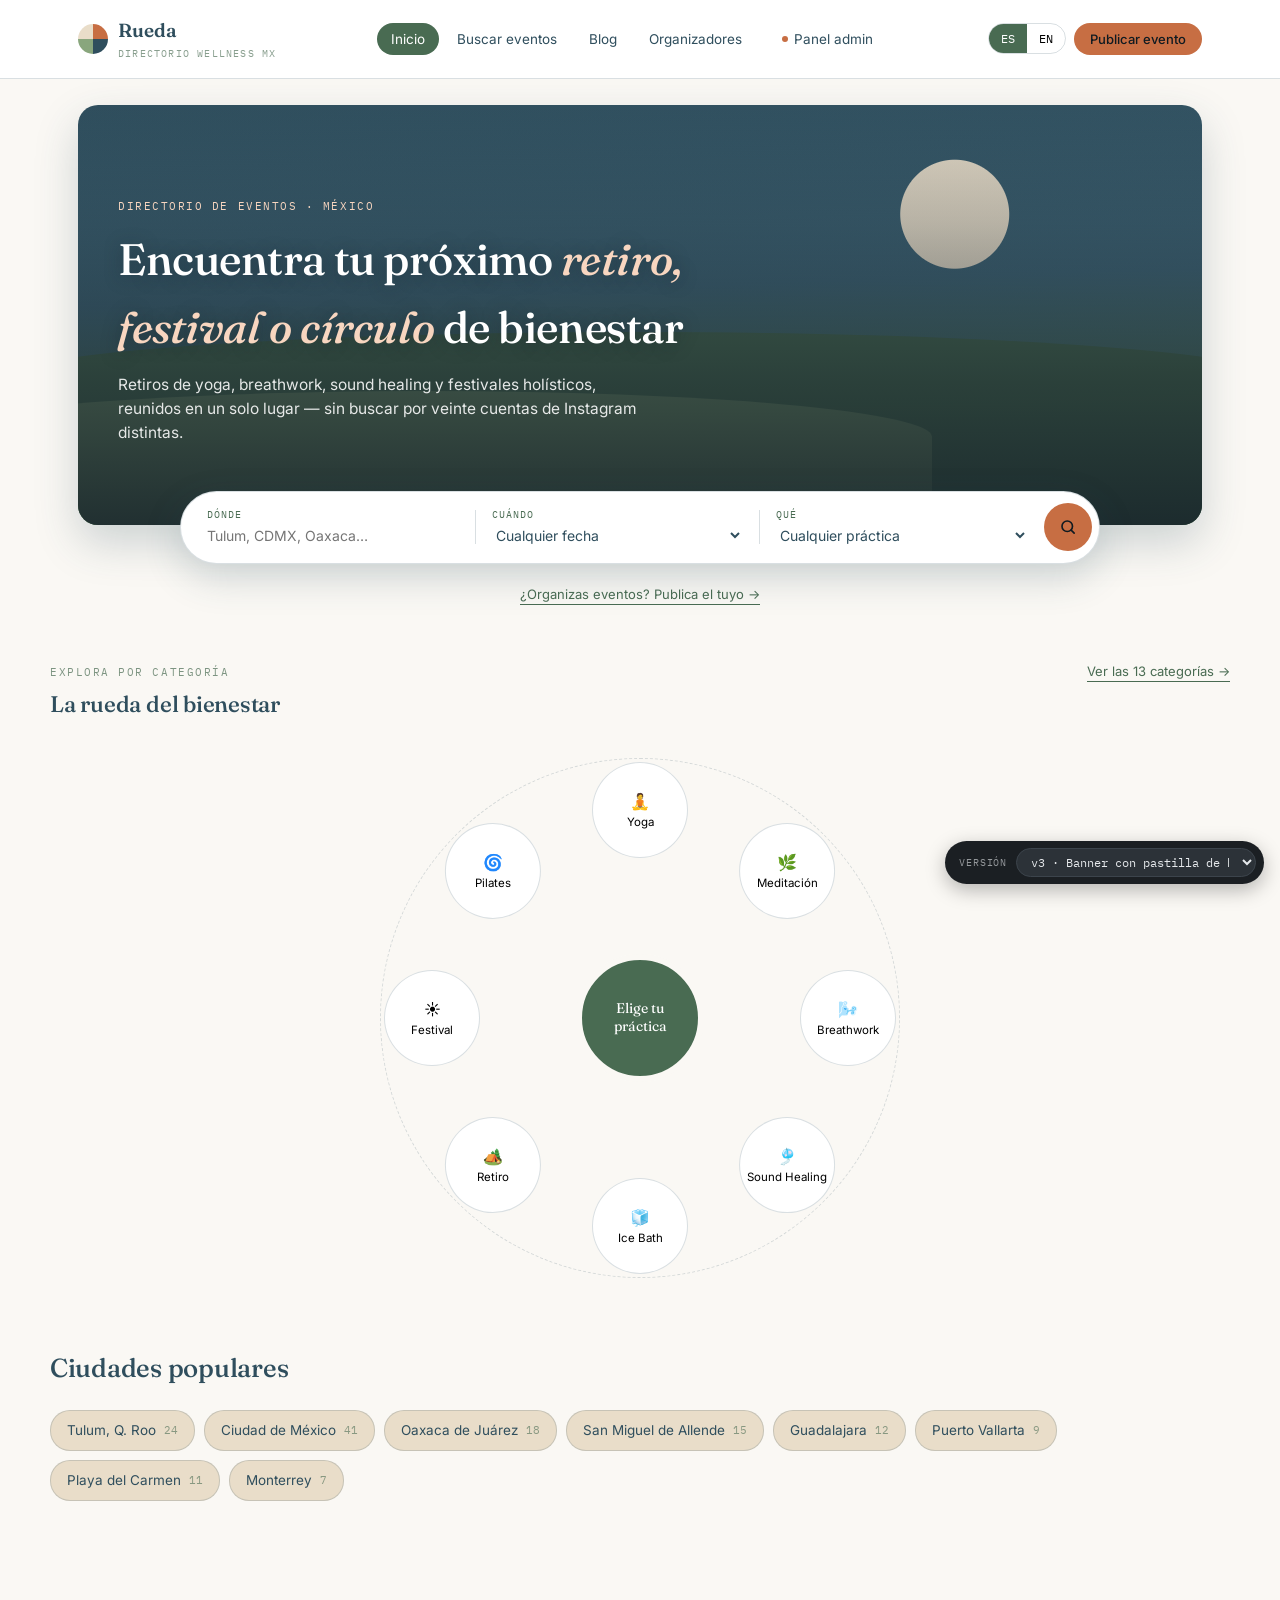
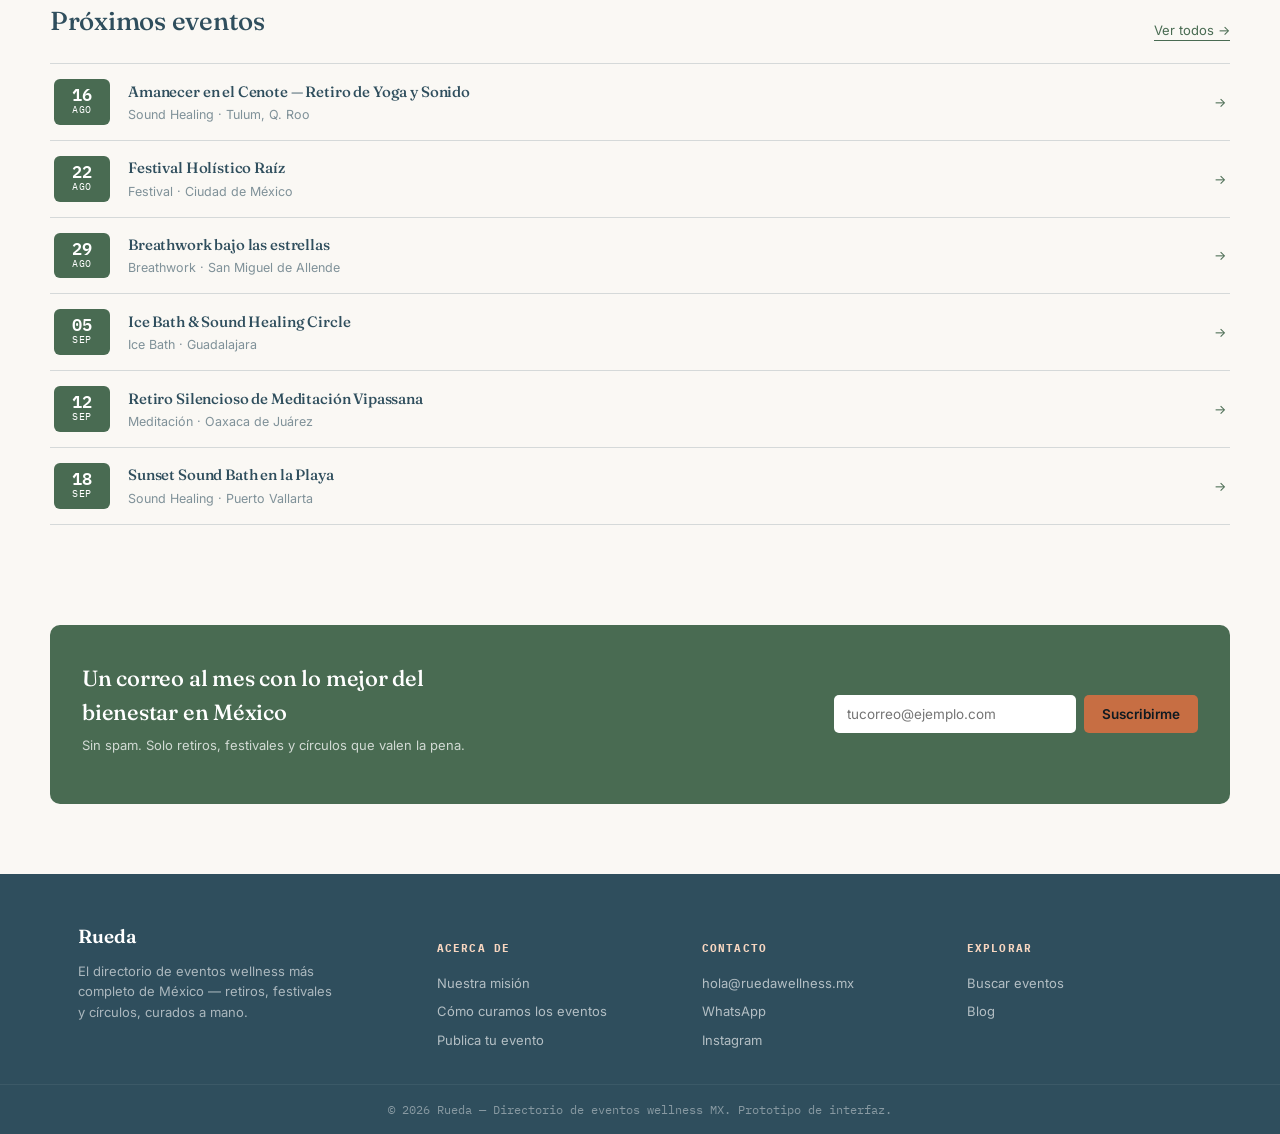
<file: prototipos/v3-final/versiones/v3.html>
<!DOCTYPE html>
<html lang="es-MX">
<head>
<meta charset="UTF-8">
<meta name="viewport" content="width=device-width, initial-scale=1.0">
<title>Rueda — Prototipo final (directorio + estructura Eventbrite)</title>
<link rel="preconnect" href="https://fonts.googleapis.com">
<link href="https://fonts.googleapis.com/css2?family=Fraunces:ital,opsz,wght@0,9..144,400;0,9..144,500;0,9..144,600;1,9..144,500&family=Inter:wght@400;500;600;700&family=IBM+Plex+Mono:wght@400;500&display=swap" rel="stylesheet">
<style>
  :root{
    /* ---- La paleta, los seis tal cual ---- */
    --fondo:#FAF8F4;        /* Fondo         */
    --verde:#496B52;        /* Verde         */
    --verde-claro:#89A67D;  /* Verde claro   */
    --arena:#E9DDC9;        /* Arena         */
    --terracota:#C76E43;    /* Terracota     */
    --petroleo:#2F4E5D;     /* Azul petroleo */

    /* ---- Derivados ----
       Cada uno existe por un motivo concreto, casi siempre de legibilidad. */

    /* El fondo ya no es blanco puro, asi que las tarjetas se despegan subiendo
       hacia el blanco en vez de bajando hacia el gris. */
    --blanco:#FFFFFF;
    /* Arena a plena saturacion como fondo de fila al pasar el raton pesa
       demasiado; esta version aclarada marca el hover sin gritar. */
    --arena-suave:#F4EDE1;
    /* Las tarjetas del panel admin, sobre el fondo petroleo. */
    --petroleo-suave:#3E6375;

    /* Terracota tiene un problema de contraste en las dos direcciones, y por
       eso necesita tres variantes:
       · como fondo de boton funciona, pero el texto encima tiene que ser casi
         negro (--tinta-boton): con blanco da 3.6:1 y no llega a AA;
       · como texto sobre blanco da 3.6:1, tampoco llega → --terracota-texto;
       · como texto sobre los fondos oscuros (hero, footer, admin) da 2.4:1,
         que es peor → --terracota-palida. */
    --terracota-viva:#D4805A;   /* hover del boton: aclara en vez de oscurecer,
                                   porque oscurecer hunde el contraste del texto */
    --terracota-texto:#A0522D;  /* terracota legible sobre fondo claro   5.6:1 */
    --terracota-palida:#F8D6C0; /* terracota legible sobre fondo oscuro  4.8:1 */
    --tinta-boton:#0F1A21;      /* texto sobre terracota, los dos estados      */

    /* ---- Roles ----
       Los nombres vienen del diseño original y los usan ~400 reglas mas abajo.
       Cambiar la paleta es reasignar aqui, no tocar cada regla. */
    --ink:var(--petroleo);
    --jungle:var(--verde);
    --jungle-deep:var(--petroleo);
    --stone:var(--fondo);
    --paper:var(--blanco);
    --marigold:var(--terracota);
    --marigold-deep:var(--terracota-viva);
    --clay:var(--verde);
    --line: rgba(47,78,93,0.18);
    --line-soft: rgba(47,78,93,0.10);
    --radius: 3px;
  }
  *{box-sizing:border-box;}
  html{scroll-behavior:smooth;}
  body{
    margin:0; background:var(--stone); color:var(--ink);
    font-family:'Inter',sans-serif; font-size:15px; line-height:1.55;
    -webkit-font-smoothing:antialiased;
  }
  h1,h2,h3,h4{font-family:'Fraunces',serif; font-weight:500; margin:0; letter-spacing:-0.01em;}
  a{color:inherit; text-decoration:none;}
  button{font-family:inherit; cursor:pointer;}
  input,select,textarea{font-family:inherit; font-size:14px;}
  :focus-visible{outline:2px solid var(--marigold-deep); outline-offset:2px;}
  .mono{font-family:'IBM Plex Mono',monospace; letter-spacing:0.02em;}
  .eyebrow{font-family:'IBM Plex Mono',monospace; font-size:11px; letter-spacing:0.14em; text-transform:uppercase; color:var(--jungle); opacity:0.7;}
  .wrap{max-width:1180px; margin:0 auto; padding:0 28px;}
  @media(max-width:640px){.wrap{padding:0 18px;}}

  /* ---------- topbar ---------- */
  .topbar{
    position:sticky; top:0; z-index:40; background:var(--paper);
    border-bottom:1px solid var(--line);
  }
  .topbar-inner{display:flex; align-items:center; justify-content:space-between; padding:16px 28px; max-width:1180px; margin:0 auto;}
  .logo{display:flex; align-items:center; gap:10px;}
  /* La marca es una rueda de cuatro cuartos: es el sitio donde la paleta se
     presenta entera, asi que lleva los cuatro colores con caracter propio en
     vez de dos tonos del mismo caramelo. */
  .logo-mark{width:30px; height:30px; border-radius:50%; background:conic-gradient(var(--terracota) 0deg 90deg, var(--petroleo) 90deg 180deg, var(--verde-claro) 180deg 270deg, var(--arena) 270deg 360deg); flex-shrink:0;}
  .logo-text{font-family:'Fraunces',serif; font-weight:600; font-size:19px;}
  .logo-text small{display:block; font-family:'IBM Plex Mono',monospace; font-weight:400; font-size:10px; letter-spacing:0.12em; text-transform:uppercase; color:var(--jungle); opacity:0.65; margin-top:1px;}
  nav.mainnav{display:flex; align-items:center; gap:4px;}
  nav.mainnav button{
    background:none; border:none; padding:8px 14px; font-size:13.5px; color:var(--ink);
    border-radius:20px; transition:background .15s;
  }
  nav.mainnav button:hover{background:var(--line-soft);}
  nav.mainnav button.active{background:var(--jungle); color:var(--paper);}
  .admin-toggle{
    margin-left:8px; background:var(--ink); color:var(--paper); border-radius:20px; padding:8px 16px; font-size:13px;
    display:flex; align-items:center; gap:6px;
  }
  .admin-toggle .dot{width:6px;height:6px;border-radius:50%;background:var(--marigold);}
  .navburger{display:none; background:none;border:none;padding:6px;}
  .navburger span{display:block; width:20px; height:2px; background:var(--ink); margin:4px 0;}
  @media(max-width:900px){
    nav.mainnav{position:fixed; top:64px; left:0; right:0; background:var(--paper); flex-direction:column; align-items:stretch; padding:8px 18px 16px; border-bottom:1px solid var(--line); display:none; gap:2px;}
    nav.mainnav.open{display:flex;}
    nav.mainnav button{text-align:left;}
    .navburger{display:block;}
  }

  /* ---------- views ---------- */
  .view{display:none;}
  .view.active{display:block;}

  /* ---------- hero: banner ----------
     El hero deja de ser una franja de color a sangre y pasa a ser una caja con
     esquinas redondeadas y aire a los lados, con la pastilla de busqueda
     montada sobre su borde inferior. Ese solape es lo que hace reconocible el
     patron: sin el, es un banner cualquiera con un buscador debajo. */
  .hero{padding:26px 0 0;}
  .hero-inner{position:relative; max-width:1180px; margin:0 auto; padding:0 28px;}

  .hero-banner{
    position:relative; border-radius:20px; overflow:hidden;
    min-height:420px; display:flex; align-items:flex-end;
    box-shadow:0 18px 44px rgba(47,78,93,0.22);
  }
  @media(max-width:640px){ .hero-banner{min-height:360px; border-radius:14px;} }

  /* Pseudo-imagen: la fotografia todavia no existe, asi que la escena se
     compone con gradientes —cielo, sol, dos lineas de colinas—. Cuando haya
     foto real basta con cambiar esto por un background-image: ni el titulo ni
     el velo ni la pastilla se enteran. */
  .hero-media{
    position:absolute; inset:0;
    background:
      radial-gradient(circle at 78% 26%, rgba(233,221,201,.95) 0 54px, rgba(233,221,201,0) 55px),
      linear-gradient(178deg, #2F4E5D 0%, #3E6375 44%, #547B6A 72%, #496B52 100%);
  }
  .hero-media::before{
    content:""; position:absolute; left:-8%; right:-8%; bottom:0; height:46%;
    background:var(--verde); border-radius:50% 50% 0 0 / 26% 26% 0 0; opacity:.92;
  }
  .hero-media::after{
    content:""; position:absolute; left:-14%; right:24%; bottom:0; height:32%;
    background:var(--verde-claro); border-radius:50% 50% 0 0 / 34% 34% 0 0; opacity:.55;
  }

  /* Velo oscuro de abajo hacia arriba. No es decoracion: sin el, el titulo
     blanco cae sobre el verde claro de las colinas y se queda en 2.6:1. */
  .hero-scrim{
    position:absolute; inset:0;
    background:linear-gradient(to top, rgba(21,33,40,.86) 0%, rgba(21,33,40,.58) 34%, rgba(21,33,40,.20) 72%, rgba(21,33,40,0) 100%);
  }

  .hero-content{position:relative; padding:40px 40px 64px; max-width:680px;}
  @media(max-width:640px){ .hero-content{padding:26px 22px 46px;} }
  .hero .eyebrow{color:var(--terracota-palida); opacity:1;}
  .hero h1{font-size:44px; margin-top:10px; color:#fff; text-shadow:0 2px 18px rgba(21,33,40,.4);}
  .hero h1 em{font-style:italic; color:var(--terracota-palida);}
  .hero p.sub{max-width:520px; color:rgba(255,255,255,0.88); margin-top:12px; font-size:15.5px;}
  @media(max-width:640px){.hero h1{font-size:30px;}}

  /* Pastilla de busqueda segmentada: tres campos separados por linea fina y un
     boton circular. Va fuera de .hero-banner —que recorta por overflow— y sube
     con margin negativo para montarse encima. */
  .buscador{
    position:relative; z-index:2; margin:-34px auto 0; max-width:920px;
    background:var(--paper); border:1px solid var(--line); border-radius:999px;
    display:flex; align-items:center; padding:7px 7px 7px 10px;
    box-shadow:0 14px 38px rgba(47,78,93,0.20);
  }
  .bcampo{flex:1 1 0; min-width:0; padding:8px 16px; border-radius:999px;}
  .bcampo:hover{background:var(--arena-suave);}
  .bcampo label{
    display:block; font-family:'IBM Plex Mono',monospace; font-size:10px;
    letter-spacing:.1em; text-transform:uppercase; color:var(--jungle); margin-bottom:2px;
  }
  .bcampo input, .bcampo select{
    width:100%; border:none; background:none; padding:0; font-size:14px; color:var(--ink);
  }
  .bcampo input:focus, .bcampo select:focus{outline:none;}
  .bsep{width:1px; height:34px; background:var(--line); flex-shrink:0;}
  .buscador button{
    flex-shrink:0; width:48px; height:48px; border-radius:50%; border:none;
    background:var(--marigold); color:var(--tinta-boton);
    display:flex; align-items:center; justify-content:center;
  }
  .buscador button:hover{background:var(--marigold-deep);}
  /* En movil la pastilla se rompe en filas: tres campos de 90px de ancho no se
     pueden rellenar, y el circulo del boton deja de tener sentido. */
  @media(max-width:760px){
    .buscador{flex-wrap:wrap; border-radius:18px; margin-top:-26px; padding:8px;}
    .bcampo{flex:1 1 100%;}
    .bcampo + .bcampo{border-top:1px solid var(--line-soft);}
    .bsep{display:none;}
    .buscador button{width:100%; height:44px; border-radius:999px; margin-top:6px;}
  }

  /* ---------- rueda de bienestar (signature) ---------- */
  .wheel-section{padding:56px 0 8px;}
  .wheel-head{display:flex; align-items:baseline; justify-content:space-between; gap:16px; flex-wrap:wrap; margin-bottom:8px;}
  .wheel-head a{font-size:13px; color:var(--jungle); border-bottom:1px solid var(--jungle);}
  .wheel-stage{position:relative; width:100%; max-width:520px; aspect-ratio:1/1; margin:36px auto 12px;}
  .wheel-center{
    position:absolute; top:50%; left:50%; transform:translate(-50%,-50%);
    width:128px; height:128px; border-radius:50%; background:var(--jungle); color:var(--paper);
    display:flex; align-items:center; justify-content:center; text-align:center; font-family:'Fraunces',serif;
    font-size:14px; line-height:1.25; padding:10px; z-index:2; border:6px solid var(--stone);
  }
  .wheel-ring{position:absolute; inset:0; border:1px dashed var(--line); border-radius:50%;}
  .wheel-item{
    position:absolute; top:50%; left:50%; transform:translate(-50%,-50%);
    width:96px; padding:10px 6px; text-align:center; background:var(--paper); border:1px solid var(--line);
    border-radius:50%; aspect-ratio:1/1; display:flex; flex-direction:column; align-items:center; justify-content:center;
    font-size:11.5px; gap:4px; transition:transform .18s, background .18s, color .18s; z-index:1;
  }
  .wheel-item .ic{font-size:16px;}
  .wheel-item:hover{background:var(--marigold); color:var(--tinta-boton); z-index:3;}
  @media(max-width:640px){
    .wheel-stage{display:none;}
    .wheel-chips{display:flex; gap:8px; overflow-x:auto; padding:4px 2px 14px;}
  }
  .wheel-chips{display:none;}
  @media(max-width:640px){.wheel-chips{display:flex;}}
  .wheel-chips .chip{flex:0 0 auto; background:var(--arena); border:1px solid var(--line); border-radius:20px; padding:9px 15px; font-size:13px; white-space:nowrap;}

  /* ---------- section shells ---------- */
  section.block{padding:50px 0;}
  .block-head{display:flex; align-items:flex-end; justify-content:space-between; margin-bottom:22px; gap:16px; flex-wrap:wrap;}
  .block-head h2{font-size:26px;}
  .block-head a.more{font-size:13px; color:var(--jungle); border-bottom:1px solid var(--jungle); flex-shrink:0;}

  /* ---------- chips (ciudades) ---------- */
  .chiprow{display:flex; flex-wrap:wrap; gap:9px;}
  .chiprow .chip{background:var(--arena); border:1px solid var(--line); padding:9px 16px; border-radius:20px; font-size:13.5px; display:flex; align-items:center; gap:8px;}
  .chiprow .chip .n{font-family:'IBM Plex Mono',monospace; font-size:11px; color:var(--jungle); opacity:0.6;}
  .chiprow .chip:hover{border-color:var(--jungle);}

  /* ---------- event cards ---------- */
  .grid-events{display:grid; grid-template-columns:repeat(3,1fr); gap:20px;}
  @media(max-width:900px){.grid-events{grid-template-columns:repeat(2,1fr);}}
  @media(max-width:640px){.grid-events{grid-template-columns:1fr;}}
  .card-event{background:var(--paper); border:1px solid var(--line); border-radius:8px; overflow:hidden; display:flex; flex-direction:column; transition:transform .15s, box-shadow .15s; cursor:pointer;}
  .card-event:hover{transform:translateY(-3px); box-shadow:0 14px 28px rgba(47,78,93,0.16);}
  .card-img{height:150px; position:relative; background-size:cover; background-position:center;}
  .card-img .cat-tag{position:absolute; top:10px; left:10px; background:rgba(255,255,255,0.92); color:var(--jungle-deep); font-size:10.5px; padding:4px 9px; border-radius:20px; font-family:'IBM Plex Mono',monospace; letter-spacing:0.05em; text-transform:uppercase;}
  .card-img .fav{position:absolute; top:10px; right:10px; width:28px; height:28px; border-radius:50%; background:rgba(47,78,93,0.55); color:#fff; border:none; display:flex; align-items:center; justify-content:center; font-size:14px;}
  .card-body{padding:14px 16px 16px; display:flex; flex-direction:column; gap:6px; flex:1;}
  .card-date{font-family:'IBM Plex Mono',monospace; font-size:11px; color:var(--clay); letter-spacing:0.04em;}
  .card-body h3{font-size:16.5px; line-height:1.3;}
  .card-city{font-size:12.5px; color:var(--ink); opacity:0.65;}
  .card-foot{margin-top:auto; padding-top:10px; border-top:1px solid var(--line-soft); display:flex; justify-content:space-between; align-items:center;}
  .price{font-family:'IBM Plex Mono',monospace; font-size:13px; font-weight:500;}
  .price.free{color:var(--jungle);}

  /* proximos eventos - filas */
  .rowlist{border-top:1px solid var(--line);}
  .rowlist .rowitem{display:flex; align-items:center; gap:18px; padding:15px 4px; border-bottom:1px solid var(--line); cursor:pointer;}
  .rowlist .rowitem:hover{background:var(--arena-suave);}
  .datebadge{flex:0 0 56px; text-align:center; background:var(--jungle); color:var(--paper); border-radius:6px; padding:7px 0; font-family:'IBM Plex Mono',monospace;}
  .datebadge .d{font-size:17px; font-weight:600; line-height:1;}
  .datebadge .m{font-size:9.5px; text-transform:uppercase; letter-spacing:0.08em;}
  .rowmeta{flex:1; min-width:0;}
  .rowmeta h4{font-size:15px; font-weight:500;}
  .rowmeta .sub{font-size:12.5px; opacity:0.6; margin-top:2px;}
  .rowarrow{font-size:13px; color:var(--jungle); flex-shrink:0;}
  @media(max-width:640px){.rowmeta .sub{display:block;}}

  /* ---------- newsletter ---------- */
  .newsletter{background:var(--jungle); color:var(--paper); border-radius:10px; padding:36px 32px; display:flex; align-items:center; justify-content:space-between; gap:24px; flex-wrap:wrap;}
  .newsletter h3{font-size:22px; color:var(--paper); max-width:360px;}
  .newsletter p{font-size:13px; opacity:0.75; margin-top:6px;}
  .nform{display:flex; gap:8px; flex:1; min-width:260px; max-width:400px;}
  .nform input{flex:1; border:none; border-radius:5px; padding:11px 13px; font-size:13.5px;}
  .nform button{background:var(--marigold); border:none; color:var(--tinta-boton); font-weight:600; border-radius:5px; padding:0 18px; font-size:13.5px;}
  .nform button:hover{background:var(--marigold-deep);}
  .toast{font-size:12.5px; color:var(--terracota-palida); margin-top:8px; display:none;}
  .toast.show{display:block;}

  /* ---------- resultados / filtros ---------- */
  .results-layout{display:grid; grid-template-columns:230px 1fr; gap:32px; align-items:flex-start;}
  @media(max-width:820px){.results-layout{grid-template-columns:1fr;}}
  .filters{background:var(--paper); border:1px solid var(--line); border-radius:8px; padding:20px;}
  .filters h4{font-size:11px; text-transform:uppercase; letter-spacing:0.1em; font-family:'IBM Plex Mono',monospace; color:var(--jungle); margin:18px 0 8px;}
  .filters h4:first-child{margin-top:0;}
  .filters select{width:100%; padding:9px 10px; border:1px solid var(--line); border-radius:5px; background:var(--arena);}
  .checklist label{display:flex; align-items:center; gap:8px; font-size:13px; padding:4px 0;}
  .results-head{display:flex; justify-content:space-between; align-items:center; margin-bottom:16px; flex-wrap:wrap; gap:10px;}
  .results-head .count{font-size:13px; opacity:0.65;}
  .results-grid{display:grid; grid-template-columns:repeat(2,1fr); gap:18px;}
  @media(max-width:1000px){.results-grid{grid-template-columns:1fr;}}
  .sortsel{border:1px solid var(--line); background:var(--paper); border-radius:5px; padding:7px 10px; font-size:13px;}

  /* ---------- evento detalle ---------- */
  .evento-top{display:grid; grid-template-columns:1.15fr 0.85fr; gap:28px;}
  @media(max-width:900px){.evento-top{grid-template-columns:1fr;}}
  .gallery{display:grid; grid-template-columns:1.4fr 1fr; grid-template-rows:1fr 1fr; gap:8px; height:340px; border-radius:8px; overflow:hidden;}
  .gallery > div{background-size:cover; background-position:center;}
  .gallery > div:first-child{grid-row:1/3;}
  .evento-meta-box{background:var(--paper); border:1px solid var(--line); border-radius:8px; padding:22px;}
  .evento-meta-box .cat-tag{display:inline-block; background:var(--arena); font-size:11px; padding:4px 10px; border-radius:20px; font-family:'IBM Plex Mono',monospace; text-transform:uppercase; letter-spacing:0.05em; color:var(--jungle); margin-bottom:12px;}
  .evento-meta-box h1{font-size:26px; margin-bottom:14px;}
  .metaline{display:flex; gap:10px; font-size:13.5px; padding:8px 0; border-top:1px solid var(--line-soft);}
  .metaline .k{width:78px; flex-shrink:0; opacity:0.55; font-family:'IBM Plex Mono',monospace; font-size:11px; text-transform:uppercase; letter-spacing:.05em; padding-top:2px;}
  .price-big{font-family:'IBM Plex Mono',monospace; font-size:22px; margin:14px 0 4px;}
  .btn-primary{display:block; text-align:center; width:100%; background:var(--marigold); color:var(--tinta-boton); border:none; padding:14px; border-radius:6px; font-weight:600; font-size:14.5px; margin-top:14px;}
  .btn-primary:hover{background:var(--marigold-deep);}
  .socialrow{display:flex; gap:8px; margin-top:14px;}
  .socialrow a{width:34px; height:34px; border-radius:50%; border:1px solid var(--line); display:flex; align-items:center; justify-content:center; font-size:14px;}
  .socialrow a:hover{background:var(--jungle); color:var(--paper); border-color:var(--jungle);}

  .evento-body{margin-top:32px; display:grid; grid-template-columns:1.15fr 0.85fr; gap:28px;}
  @media(max-width:900px){.evento-body{grid-template-columns:1fr;}}
  .desc h3{font-size:18px; margin-bottom:10px;}
  .desc p{font-size:14.5px; opacity:0.85; margin-bottom:14px;}
  .infolist{list-style:none; padding:0; margin:0; display:grid; grid-template-columns:1fr 1fr; gap:8px 18px; font-size:13px;}
  .infolist li{display:flex; justify-content:space-between; border-bottom:1px dashed var(--line); padding-bottom:6px;}
  .infolist li span:first-child{opacity:0.55;}
  .mapbox{height:220px; border-radius:8px; border:1px solid var(--line); background:
      repeating-linear-gradient(45deg, var(--blanco) 0 10px, var(--arena) 10px 20px);
    display:flex; align-items:center; justify-content:center; font-family:'IBM Plex Mono',monospace; font-size:11px; color:var(--jungle); text-align:center; padding:16px; margin-top:16px;}
  .orgcard{background:var(--paper); border:1px solid var(--line); border-radius:8px; padding:18px; display:flex; gap:14px; align-items:center; margin-top:16px; cursor:pointer;}
  .orgcard:hover{border-color:var(--jungle);}
  .avatar{width:52px; height:52px; border-radius:50%; background-size:cover; background-position:center; flex-shrink:0;}
  .orgcard .oname{font-size:14.5px; font-weight:600; font-family:'Fraunces',serif;}
  .orgcard .osub{font-size:12px; opacity:0.6;}

  /* ---------- organizador ---------- */
  .org-hero{display:flex; gap:22px; align-items:center; flex-wrap:wrap; padding:44px 0 8px;}
  .org-hero .avatar{width:96px; height:96px;}
  .org-hero h1{font-size:28px;}
  .org-hero .desc-sm{font-size:13.5px; opacity:0.7; max-width:520px; margin-top:8px;}

  /* ---------- blog ---------- */
  .grid-blog{display:grid; grid-template-columns:repeat(3,1fr); gap:22px;}
  @media(max-width:900px){.grid-blog{grid-template-columns:1fr;}}
  .card-blog{background:var(--paper); border:1px solid var(--line); border-radius:8px; overflow:hidden;}
  .card-blog .b-img{height:130px; background-size:cover; background-position:center;}
  .card-blog .b-body{padding:16px;}
  .card-blog .eyebrow{margin-bottom:6px;}
  .card-blog h3{font-size:16px; line-height:1.35;}
  .evergreen-note{margin-top:30px; border-left:3px solid var(--marigold); padding:14px 18px; background:var(--paper); font-size:13px; opacity:0.85; border-radius:0 6px 6px 0;}

  /* ---------- footer ---------- */
  footer{background:var(--jungle-deep); color:rgba(255,255,255,0.85); margin-top:20px;}
  .foot-inner{max-width:1180px; margin:0 auto; padding:48px 28px 30px; display:grid; grid-template-columns:1.4fr 1fr 1fr 1fr; gap:30px;}
  @media(max-width:760px){.foot-inner{grid-template-columns:1fr 1fr;}}
  footer h5{font-family:'IBM Plex Mono',monospace; font-size:11px; text-transform:uppercase; letter-spacing:0.1em; color:var(--terracota-palida); margin-bottom:12px;}
  footer a{display:block; font-size:13px; padding:4px 0; opacity:0.75;}
  footer a:hover{opacity:1;}
  .foot-bottom{border-top:1px solid rgba(255,255,255,0.12); text-align:center; font-size:11.5px; opacity:0.5; padding:16px; font-family:'IBM Plex Mono',monospace;}

  /* ---------- ADMIN ---------- */
  .admin-shell{background:var(--ink); min-height:100vh; padding-bottom:60px;}
  .admin-header{padding:26px 0 6px;}
  .admin-header .eyebrow{color:var(--terracota-palida);}
  .admin-header h1{color:var(--paper); font-size:26px; margin-top:6px;}
  .stat-grid{display:grid; grid-template-columns:repeat(5,1fr); gap:14px; margin:26px 0 36px;}
  @media(max-width:900px){.stat-grid{grid-template-columns:repeat(2,1fr);}}
  .stat-card{background:var(--petroleo-suave); border:1px solid rgba(255,255,255,0.08); border-radius:8px; padding:16px;}
  .stat-card .num{font-family:'Fraunces',serif; font-size:26px; color:var(--terracota-palida);}
  .stat-card .lbl{font-size:11.5px; color:rgba(255,255,255,0.6); margin-top:4px; font-family:'IBM Plex Mono',monospace; text-transform:uppercase; letter-spacing:0.04em;}

  .admin-tabs{display:flex; gap:4px; border-bottom:1px solid rgba(255,255,255,0.12); margin-bottom:22px; overflow-x:auto;}
  .admin-tabs button{background:none; border:none; color:rgba(255,255,255,0.6); padding:11px 14px; font-size:13px; white-space:nowrap; border-bottom:2px solid transparent;}
  .admin-tabs button.active{color:var(--paper); border-bottom-color:var(--terracota-palida);}

  .admin-panel{display:none;}
  .admin-panel.active{display:block;}
  .panel-toolbar{display:flex; justify-content:space-between; align-items:center; margin-bottom:16px; gap:12px; flex-wrap:wrap;}
  .panel-toolbar input[type=text]{background:var(--petroleo-suave); border:1px solid rgba(255,255,255,0.14); color:var(--paper); padding:9px 12px; border-radius:5px; font-size:13px; min-width:220px;}
  .btn-add{background:var(--marigold); color:var(--tinta-boton); border:none; padding:10px 16px; border-radius:5px; font-size:13px; font-weight:600;}
  .btn-add:hover{background:var(--marigold-deep);}

  table.admtable{width:100%; border-collapse:collapse; background:var(--petroleo-suave); border-radius:8px; overflow:hidden; font-size:13px; color:var(--paper);}
  table.admtable th{text-align:left; font-family:'IBM Plex Mono',monospace; font-size:10.5px; text-transform:uppercase; letter-spacing:0.05em; color:rgba(255,255,255,0.5); padding:11px 14px; border-bottom:1px solid rgba(255,255,255,0.1);}
  table.admtable td{padding:11px 14px; border-bottom:1px solid rgba(255,255,255,0.06); vertical-align:middle;}
  table.admtable tr:last-child td{border-bottom:none;}
  .badge{font-family:'IBM Plex Mono',monospace; font-size:10.5px; padding:3px 9px; border-radius:20px; text-transform:uppercase; letter-spacing:0.04em;}
  .badge.on{background:rgba(199,110,67,0.20); color:var(--terracota-palida);}
  .badge.off{background:rgba(255,255,255,0.08); color:rgba(255,255,255,0.5);}
  .badge.star{background:rgba(233,221,201,0.18); color:var(--arena);}
  .actionbtn{background:none; border:1px solid rgba(255,255,255,0.16); color:rgba(255,255,255,0.75); font-size:11px; padding:5px 9px; border-radius:4px; margin-right:4px;}
  .actionbtn:hover{border-color:var(--terracota-palida); color:var(--terracota-palida);}

  .catchip-admin{display:inline-flex; align-items:center; gap:8px; background:var(--petroleo-suave); border:1px solid rgba(255,255,255,0.12); color:var(--paper); padding:8px 14px; border-radius:20px; font-size:12.5px; margin:0 8px 8px 0;}
  .catchip-admin .n{font-family:'IBM Plex Mono',monospace; opacity:0.5; font-size:11px;}

  .twocol-admin{display:grid; grid-template-columns:1fr 1fr; gap:22px;}
  @media(max-width:760px){.twocol-admin{grid-template-columns:1fr;}}
  .admin-card{background:var(--petroleo-suave); border:1px solid rgba(255,255,255,0.1); border-radius:8px; padding:18px; color:var(--paper);}
  .admin-card h4{font-family:'IBM Plex Mono',monospace; font-size:11px; text-transform:uppercase; letter-spacing:0.06em; color:rgba(255,255,255,0.55); margin-bottom:10px;}
  .admin-card ul{list-style:none; padding:0; margin:0;}
  .admin-card li{display:flex; justify-content:space-between; font-size:13px; padding:7px 0; border-bottom:1px solid rgba(255,255,255,0.06);}

  /* ---------- modal ---------- */
  .modal-overlay{position:fixed; inset:0; background:rgba(47,78,93,0.60); display:none; align-items:flex-start; justify-content:center; padding:40px 18px; overflow-y:auto; z-index:100;}
  .modal-overlay.open{display:flex;}
  .modal{background:var(--paper); width:100%; max-width:720px; border-radius:10px; padding:0; overflow:hidden;}
  .modal-head{display:flex; justify-content:space-between; align-items:center; padding:18px 22px; border-bottom:1px solid var(--line); position:sticky; top:0; background:var(--paper);}
  .modal-head h3{font-size:18px;}
  .modal-close{background:none; border:none; font-size:20px; line-height:1;}
  .modal-body{padding:22px;}
  .fgrid{display:grid; grid-template-columns:1fr 1fr; gap:14px;}
  @media(max-width:560px){.fgrid{grid-template-columns:1fr;}}
  .fgrid .full{grid-column:1/-1;}
  .field label{display:block; font-size:11.5px; font-family:'IBM Plex Mono',monospace; text-transform:uppercase; letter-spacing:0.04em; opacity:0.6; margin-bottom:5px;}
  .field input, .field select, .field textarea{width:100%; border:1px solid var(--line); background:var(--arena); border-radius:5px; padding:9px 10px; font-size:13px;}
  .field textarea{resize:vertical; min-height:64px;}
  .switchrow{display:flex; gap:18px; margin-top:4px; flex-wrap:wrap;}
  .switchrow label{display:flex; align-items:center; gap:7px; font-size:13px;}
  .modal-foot{padding:16px 22px; border-top:1px solid var(--line); display:flex; justify-content:flex-end; gap:10px;}
  .btn-ghost{background:none; border:1px solid var(--line); padding:10px 18px; border-radius:5px; font-size:13px;}
  .btn-save{background:var(--jungle); color:var(--paper); border:none; padding:10px 20px; border-radius:5px; font-size:13px; font-weight:600;}

  @media (prefers-reduced-motion: reduce){
    *{scroll-behavior:auto !important; transition:none !important;}
  }

  /* ---------- idioma + publicar evento (topbar) ---------- */
  .topbar-right{display:flex; align-items:center; gap:8px;}
  .langtoggle{display:flex; border:1px solid var(--line); border-radius:20px; overflow:hidden;}
  .langtoggle button{background:none; border:none; padding:7px 12px; font-size:12px; font-family:'IBM Plex Mono',monospace;}
  .langtoggle button.active{background:var(--jungle); color:var(--paper);}
  .btn-publish{background:var(--terracota); color:var(--tinta-boton); border:none; border-radius:20px; padding:8px 16px; font-size:13px; font-weight:500;}
  .btn-publish:hover{background:var(--terracota-viva);}
  /* Antes vivia dentro del hero oscuro y por eso era blanco. Ahora cae debajo
     de la pastilla, sobre el fondo claro: en blanco seria invisible. Va
     centrado porque la pastilla tambien lo esta. */
  .hero-actions{display:flex; align-items:center; justify-content:center; gap:16px; margin-top:20px; flex-wrap:wrap;}
  .hero-actions .ghostlink{font-size:13px; color:var(--jungle); border-bottom:1px solid var(--jungle);}
  .hero-actions .ghostlink:hover{color:var(--terracota-texto); border-bottom-color:var(--terracota-texto);}

  /* ---------- fuera de alcance ---------- */
  .scope-banner{background:#2A4453; border:1px dashed rgba(255,255,255,0.25); color:rgba(255,255,255,0.75); border-radius:8px; padding:16px 18px; font-size:12.5px; margin:26px 0;}
  .scope-banner b{color:var(--terracota-palida);}
  .scope-list{display:flex; flex-wrap:wrap; gap:6px 10px; margin-top:8px;}
  .scope-list span{opacity:0.65;}

  /* ---------- panel organizador ---------- */
  .org-login{max-width:380px; margin:70px auto; background:var(--paper); border:1px solid var(--line); border-radius:10px; padding:32px;}
  .org-login h2{font-size:22px; margin-bottom:6px;}
  .org-login p{font-size:13px; opacity:.65; margin-bottom:20px;}
  .org-login .field{margin-bottom:14px;}
  .org-login .field label{display:block; font-size:11.5px; font-family:'IBM Plex Mono',monospace; text-transform:uppercase; opacity:.6; margin-bottom:5px;}
  .org-login .field input{width:100%; border:1px solid var(--line); background:var(--arena); border-radius:5px; padding:10px 12px; font-size:13.5px;}
  .org-login .btn-primary{margin-top:6px;}
  .org-login .swap{text-align:center; font-size:12.5px; margin-top:16px; color:var(--jungle);}

  .op-shell{display:none;}
  .op-shell.active{display:block;}
  .op-header{display:flex; justify-content:space-between; align-items:center; padding:40px 0 6px; flex-wrap:wrap; gap:12px;}
  .op-header .who{display:flex; align-items:center; gap:12px;}
  .op-header .avatar{width:44px; height:44px; background-color:var(--verde);}
  .op-tabs{display:flex; gap:4px; border-bottom:1px solid var(--line); margin:24px 0 20px; overflow-x:auto;}
  .op-tabs button{background:none; border:none; padding:10px 14px; font-size:13px; color:var(--ink); opacity:.55; border-bottom:2px solid transparent; white-space:nowrap;}
  .op-tabs button.active{opacity:1; border-bottom-color:var(--terracota); font-weight:600;}
  .op-panel{display:none;}
  .op-panel.active{display:block;}
  .op-profile-form{max-width:520px;}

  /* ---------- relacionados / badges ---------- */
  .badge-pending{background:rgba(199,110,67,0.18); color:var(--marigold-deep); font-family:'IBM Plex Mono',monospace; font-size:10.5px; padding:3px 9px; border-radius:20px; text-transform:uppercase;}
  .results-heading{margin-bottom:6px;}
  .results-heading .eyebrow{margin-bottom:6px;}

  /* =========================================================
     FUSION v3 — lo que aporta el prototipo "rueda-eventbrite"
     al directorio: la caja de compra fija de la pagina de evento.

     La barra de filtros persistente, el otro patron que venia de v1, se
     elimino: el buscador del hero y los filtros de la vista de resultados
     cubren la busqueda sin ocupar una franja fija en todas las pantallas.
     ========================================================= */

  /* --topbar-h es la altura real del topbar (16px de padding x2 + 31px de
     contenido). Si cambia el padding del topbar hay que ajustarla o la caja
     sticky se mete debajo. */
  :root{ --topbar-h:63px; }

  /* Caja de compra fija en la pagina de evento.
     v2 ya tenia la caja con precio y CTA, pero se iba con el scroll: el visitante
     lee la descripcion larga y pierde de vista el boton. Sticky = el CTA sigue
     ahi cuando termina de convencerse. */
  .evento-top{align-items:start;}
  .evento-meta-box{
    position:sticky; top:calc(var(--topbar-h) + 16px);
  }
  /* Sticky con max-height evita que una caja mas alta que la ventana se corte
     por arriba y deje el boton inalcanzable. */
  @media(min-width:901px){
    .evento-meta-box{max-height:calc(100vh - var(--topbar-h) - 32px); overflow-y:auto;}
  }
  @media(max-width:900px){
    .evento-meta-box{position:static; max-height:none;}
  }
  .lowstock{font-size:11.5px; color:var(--terracota-texto); margin-top:8px; text-align:center;}

  /* (3) El grid de "Eventos destacados" del inicio se elimino: mostraba los
     mismos eventos que la lista de proximos, justo encima. El CSS del toggle
     tarjetas/lista se fue con el. .grid-events sigue en uso en resultados,
     organizador y eventos relacionados. */
</style>
</head>
<body>

<!-- ================= TOPBAR ================= -->
<div class="topbar">
  <div class="topbar-inner">
    <div class="logo">
      <div class="logo-mark"></div>
      <div class="logo-text">Rueda<small>Directorio wellness MX</small></div>
    </div>
    <nav class="mainnav" id="mainnav">
      <button data-view="inicio" class="active">Inicio</button>
      <button data-view="resultados" onclick="showResults('Buscar eventos','Todos los eventos')">Buscar eventos</button>
      <button data-view="blog">Blog</button>
      <button data-view="organizador">Organizadores</button>
      <button class="admin-toggle" data-view="admin"><span class="dot"></span>Panel admin</button>
    </nav>
    <div class="topbar-right">
      <div class="langtoggle" id="langToggle">
        <button data-lang="es" class="active">ES</button>
        <button data-lang="en">EN</button>
      </div>
      <button class="btn-publish" onclick="switchView('panel-organizador')">Publicar evento</button>
      <button class="navburger" id="burger" aria-label="Abrir menú"><span></span><span></span><span></span></button>
    </div>
  </div>
</div>

<!-- ================= INICIO ================= -->
<main id="view-inicio" class="view active">
  <section class="hero">
    <div class="hero-inner">
      <div class="hero-banner">
        <!-- Escena compuesta con gradientes. Es un marcador de posicion: el dia
             que haya fotografia se cambia .hero-media por un background-image. -->
        <div class="hero-media" aria-hidden="true"></div>
        <div class="hero-scrim" aria-hidden="true"></div>
        <div class="hero-content">
          <div class="eyebrow">Directorio de eventos · México</div>
          <h1>Encuentra tu próximo <em>retiro, festival o círculo</em> de bienestar</h1>
          <p class="sub">Retiros de yoga, breathwork, sound healing y festivales holísticos, reunidos en un solo lugar — sin buscar por veinte cuentas de Instagram distintas.</p>
        </div>
      </div>

      <form class="buscador" onsubmit="event.preventDefault(); switchView('resultados');">
        <div class="bcampo">
          <label for="bDonde">Dónde</label>
          <input id="bDonde" type="text" placeholder="Tulum, CDMX, Oaxaca…">
        </div>
        <div class="bsep" aria-hidden="true"></div>
        <div class="bcampo">
          <label for="bCuando">Cuándo</label>
          <select id="bCuando">
            <option>Cualquier fecha</option>
            <option>Este fin de semana</option>
            <option>Próximos 7 días</option>
            <option>Este mes</option>
          </select>
        </div>
        <div class="bsep" aria-hidden="true"></div>
        <div class="bcampo">
          <label for="bQue">Qué</label>
          <select id="bQue">
            <option>Cualquier práctica</option>
            <option>Yoga</option>
            <option>Meditación</option>
            <option>Breathwork</option>
            <option>Sound Healing</option>
            <option>Ice Bath</option>
            <option>Retiro</option>
            <option>Festival</option>
          </select>
        </div>
        <button type="submit" aria-label="Buscar eventos">
          <svg viewBox="0 0 24 24" width="18" height="18" aria-hidden="true" fill="none" stroke="currentColor" stroke-width="2.2" stroke-linecap="round"><circle cx="11" cy="11" r="7"/><path d="M20.2 20.2l-4-4"/></svg>
        </button>
      </form>

      <div class="hero-actions">
        <a href="#" class="ghostlink" onclick="switchView('panel-organizador'); return false;">¿Organizas eventos? Publica el tuyo →</a>
      </div>
    </div>
  </section>

  <section class="wheel-section wrap">
    <div class="wheel-head">
      <div>
        <div class="eyebrow">Explora por categoría</div>
        <h2 style="margin-top:6px;">La rueda del bienestar</h2>
      </div>
      <a href="#" onclick="switchView('resultados'); return false;">Ver las 13 categorías →</a>
    </div>

    <div class="wheel-stage" id="wheelStage">
      <div class="wheel-ring"></div>
      <div class="wheel-center">Elige tu<br>práctica</div>
      <!-- items posicionados por JS -->
      <button class="wheel-item" data-cat="Yoga"><span class="ic">🧘</span>Yoga</button>
      <button class="wheel-item" data-cat="Meditación"><span class="ic">🌿</span>Meditación</button>
      <button class="wheel-item" data-cat="Breathwork"><span class="ic">🌬️</span>Breathwork</button>
      <button class="wheel-item" data-cat="Sound Healing"><span class="ic">🎐</span>Sound Healing</button>
      <button class="wheel-item" data-cat="Ice Bath"><span class="ic">🧊</span>Ice Bath</button>
      <button class="wheel-item" data-cat="Retreat"><span class="ic">🏕️</span>Retiro</button>
      <button class="wheel-item" data-cat="Festival"><span class="ic">☀️</span>Festival</button>
      <button class="wheel-item" data-cat="Pilates"><span class="ic">🌀</span>Pilates</button>
    </div>
    <div class="wheel-chips">
      <div class="chip">🧘 Yoga</div><div class="chip">🌿 Meditación</div><div class="chip">🌬️ Breathwork</div>
      <div class="chip">🎐 Sound Healing</div><div class="chip">🧊 Ice Bath</div><div class="chip">🏕️ Retiro</div>
      <div class="chip">☀️ Festival</div><div class="chip">🌀 Pilates</div>
    </div>
  </section>

  <section class="block wrap">
    <div class="block-head">
      <h2>Ciudades populares</h2>
    </div>
    <div class="chiprow">
      <div class="chip">Tulum, Q. Roo <span class="n">24</span></div>
      <div class="chip">Ciudad de México <span class="n">41</span></div>
      <div class="chip">Oaxaca de Juárez <span class="n">18</span></div>
      <div class="chip">San Miguel de Allende <span class="n">15</span></div>
      <div class="chip">Guadalajara <span class="n">12</span></div>
      <div class="chip">Puerto Vallarta <span class="n">9</span></div>
      <div class="chip">Playa del Carmen <span class="n">11</span></div>
      <div class="chip">Monterrey <span class="n">7</span></div>
    </div>
  </section>

  <!-- Una sola seccion de proximos eventos, en lista. Antes habia ademas un
       grid de "Eventos destacados" justo arriba que mostraba los mismos
       eventos: dos formas de lo mismo, una tras otra. -->
  <section class="block wrap">
    <div class="block-head">
      <h2>Próximos eventos</h2>
      <a class="more" href="#" onclick="switchView('resultados'); return false;">Ver todos →</a>
    </div>
    <div class="rowlist" id="proximosList"></div>
  </section>

  <section class="block wrap">
    <div class="newsletter">
      <div>
        <h3>Un correo al mes con lo mejor del bienestar en México</h3>
        <p>Sin spam. Solo retiros, festivales y círculos que valen la pena.</p>
      </div>
      <div>
        <form class="nform" onsubmit="showToast(this); return false;">
          <input type="email" required placeholder="tucorreo@ejemplo.com">
          <button type="submit">Suscribirme</button>
        </form>
        <div class="toast">✓ Gracias — revisa tu correo para confirmar.</div>
      </div>
    </div>
  </section>
</main>

<!-- ================= RESULTADOS ================= -->
<main id="view-resultados" class="view">
  <section class="wrap block">
    <div class="results-heading">
      <div class="eyebrow" id="resultsEyebrow">Buscar eventos</div>
      <div class="block-head"><h2 id="resultsTitle">Todos los eventos</h2></div>
    </div>
    <div class="results-layout">
      <aside class="filters">
        <h4>Estado</h4>
        <select><option>Todos los estados</option><option>Quintana Roo</option><option>Ciudad de México</option><option>Oaxaca</option><option>Jalisco</option><option>Guanajuato</option><option>Nuevo León</option></select>
        <h4>Ciudad</h4>
        <select><option>Todas las ciudades</option><option>Tulum</option><option>CDMX</option><option>Oaxaca de Juárez</option><option>Guadalajara</option><option>Puerto Vallarta</option><option>San Miguel de Allende</option><option>Playa del Carmen</option><option>Monterrey</option></select>
        <h4>Fecha</h4>
        <select><option>Cualquier fecha</option><option>Este fin de semana</option><option>Próximos 7 días</option><option>Este mes</option><option>Elegir rango…</option></select>
        <h4>Categoría</h4>
        <div class="checklist">
          <label><input type="checkbox" checked> Yoga</label>
          <label><input type="checkbox"> Meditación</label>
          <label><input type="checkbox"> Breathwork</label>
          <label><input type="checkbox"> Pilates</label>
          <label><input type="checkbox"> Retreat</label>
          <label><input type="checkbox"> Festival</label>
          <label><input type="checkbox"> Sound Healing</label>
          <label><input type="checkbox"> Ice Bath</label>
          <label><input type="checkbox"> Biohacking</label>
          <label><input type="checkbox"> Nutrición</label>
          <label><input type="checkbox"> Conferencia</label>
          <label><input type="checkbox"> Networking</label>
          <label><input type="checkbox"> Otro</label>
        </div>
        <h4>Precio</h4>
        <div class="checklist">
          <label><input type="checkbox"> Gratis</label>
        </div>
        <h4>Modalidad</h4>
        <div class="checklist">
          <label><input type="checkbox" checked> Presencial</label>
          <label><input type="checkbox"> Online</label>
        </div>
      </aside>

      <div>
        <div class="results-head">
          <div class="count">37 eventos encontrados</div>
          <select class="sortsel"><option>Ordenar: más próximos</option><option>Precio: menor a mayor</option><option>Recién publicados</option></select>
        </div>
        <div class="results-grid" id="resultsGrid"></div>
      </div>
    </div>
  </section>
</main>

<!-- ================= EVENTO ================= -->
<main id="view-evento" class="view">
  <section class="wrap block">
    <a href="#" style="font-size:13px; color:var(--jungle);" onclick="switchView('resultados'); return false;">← Volver a resultados</a>

    <div class="evento-top" style="margin-top:18px;">
      <div class="gallery">
        <div style="background-color:#89A67D; background-image:linear-gradient(160deg, rgba(47,78,93,.35), rgba(199,110,67,.28));"></div>
        <div style="background-color:#3E6375;"></div>
        <div style="background-color:#496B52;"></div>
      </div>

      <div class="evento-meta-box">
        <span class="cat-tag">Sound Healing · Yoga</span>
        <h1>Amanecer en el Cenote — Retiro de Yoga y Sonido</h1>
        <div class="metaline"><span class="k">Fecha</span><span>Sáb 16 – Dom 17 de agosto, 2026</span></div>
        <div class="metaline"><span class="k">Hora</span><span>5:30 am – 6:00 pm</span></div>
        <div class="metaline"><span class="k">Ciudad</span><span>Tulum, Quintana Roo</span></div>
        <div class="metaline"><span class="k">Cupo</span><span>18 personas · 11 lugares disponibles</span></div>
        <div class="price-big">$2,450 <span class="mono" style="font-size:12px; opacity:.55;">MXN / persona</span></div>
        <button class="btn-primary" onclick="alert('Prototipo: esto abriría la página del organizador para comprar boleto.')">Comprar boleto →</button>
        <div class="lowstock">Quedan pocos lugares</div>
        <div class="socialrow">
          <a href="#" title="Instagram">IG</a>
          <a href="#" title="Facebook">FB</a>
          <a href="#" title="WhatsApp">WA</a>
          <a href="#" title="Sitio web">🌐</a>
        </div>
      </div>
    </div>

    <div class="evento-body">
      <div class="desc">
        <h3>Descripción</h3>
        <p>Un retiro de 24 horas dentro de la selva de Tulum: apertura con círculo de respiración al amanecer frente al cenote, dos sesiones de yoga (vinyasa suave y yin), baño de sonido con cuencos tibetanos y cierre con temazcal ceremonial. Incluye alimentación vegetariana y hospedaje en cabañas compartidas.</p>
        <p>Ideal para quien busca desconectar del ritmo urbano sin necesitar experiencia previa en meditación o yoga — el ritmo del grupo se ajusta a cada participante.</p>

        <h3 style="margin-top:22px;">Detalles</h3>
        <ul class="infolist">
          <li><span>Nivel</span><span>Todos los niveles</span></li>
          <li><span>Idioma</span><span>Español / Inglés</span></li>
          <li><span>Edad mínima</span><span>18 años</span></li>
          <li><span>Qué llevar</span><span>Ropa cómoda, traje de baño</span></li>
          <li><span>Mascotas</span><span>No permitidas</span></li>
          <li><span>Estacionamiento</span><span>Disponible sin costo</span></li>
        </ul>

        <div class="mapbox">Mapa interactivo — Cenote Zacil-Ha, Tulum, Q. Roo<br>(placeholder de Google Maps)</div>
      </div>

      <div>
        <div class="admin-card" style="background:var(--paper); color:var(--ink); border-color:var(--line);">
          <h4 style="opacity:.6;">Organizado por</h4>
          <div class="orgcard" onclick="switchView('organizador')" style="margin-top:0;">
            <div class="avatar" style="background-color:#496B52;"></div>
            <div>
              <div class="oname">Raíz Colectivo</div>
              <div class="osub">12 eventos activos · Tulum, MX</div>
            </div>
          </div>
        </div>
      </div>
    </div>

    <div class="block" style="padding-bottom:0;">
      <div class="block-head"><h2 style="font-size:20px;">Eventos relacionados</h2></div>
      <div class="grid-events" id="relatedGrid"></div>
    </div>
  </section>
</main>

<!-- ================= ORGANIZADOR ================= -->
<main id="view-organizador" class="view">
  <section class="wrap">
    <div class="org-hero">
      <div class="avatar" style="background-color:#496B52;"></div>
      <div>
        <div class="eyebrow">Perfil de organizador</div>
        <h1>Raíz Colectivo</h1>
        <p class="desc-sm">Colectivo de facilitadores de yoga, sonido y ceremonia con base en Tulum. Organizan retiros mensuales enfocados en reconexión con el cuerpo y la selva desde 2019.</p>
        <div class="socialrow" style="margin-top:14px;">
          <a href="#" title="Instagram">IG</a>
          <a href="#" title="Facebook">FB</a>
          <a href="#" title="WhatsApp">WA</a>
          <a href="#" title="Sitio web">🌐</a>
        </div>
      </div>
    </div>
  </section>

  <section class="block wrap">
    <div class="block-head"><h2>Eventos activos</h2></div>
    <div class="grid-events" id="orgEventsGrid"></div>
  </section>
</main>

<!-- ================= BLOG ================= -->
<main id="view-blog" class="view">
  <section class="wrap block">
    <div class="block-head">
      <div>
        <div class="eyebrow">SEO · Contenido evergreen</div>
        <h2 style="margin-top:6px;">Blog</h2>
      </div>
    </div>
    <div class="grid-blog">
      <div class="card-blog">
        <div class="b-img" style="background-color:#3E6375;"></div>
        <div class="b-body"><div class="eyebrow">Guía</div><h3>Los mejores retiros de yoga en Oaxaca</h3></div>
      </div>
      <div class="card-blog">
        <div class="b-img" style="background-color:#89A67D;"></div>
        <div class="b-body"><div class="eyebrow">Agenda</div><h3>Eventos wellness en CDMX este fin de semana</h3></div>
      </div>
      <div class="card-blog">
        <div class="b-img" style="background-color:#2F4E5D;"></div>
        <div class="b-body"><div class="eyebrow">Guía</div><h3>Festivales holísticos en México</h3></div>
      </div>
      <div class="card-blog">
        <div class="b-img" style="background-color:#496B52;"></div>
        <div class="b-body"><div class="eyebrow">Evergreen</div><h3>Centros de bienestar por estado</h3></div>
      </div>
      <div class="card-blog">
        <div class="b-img" style="background-color:#C76E43;"></div>
        <div class="b-body"><div class="eyebrow">Evergreen</div><h3>Calendario wellness 2026</h3></div>
      </div>
      <div class="card-blog">
        <div class="b-img" style="background-color:#E9DDC9;"></div>
        <div class="b-body"><div class="eyebrow">Guía</div><h3>Qué llevar a tu primer retiro de silencio</h3></div>
      </div>
    </div>
    <div class="evergreen-note">Las páginas evergreen (guías por estado, calendario anual) se indexan aparte del listado de eventos: siguen generando tráfico de búsqueda aunque no haya eventos nuevos publicados esa semana.</div>
  </section>
</main>

<!-- ================= PANEL DEL ORGANIZADOR ================= -->
<main id="view-panel-organizador" class="view">
  <div class="wrap">

    <!-- login -->
    <div id="opLogin">
      <div class="org-login">
        <div class="eyebrow">Panel del organizador</div>
        <h2 style="margin-top:6px;">Inicia sesión</h2>
        <p>Publica y administra tus propios eventos — sin necesitar al equipo de Rueda.</p>
        <div class="field"><label>Correo</label><input type="email" placeholder="hola@raizcolectivo.mx"></div>
        <div class="field"><label>Contraseña</label><input type="password" placeholder="••••••••"></div>
        <button class="btn-primary" onclick="enterOrgPanel()">Entrar</button>
        <div class="swap"><a href="#" onclick="event.preventDefault(); alert('Prototipo: aquí iría el formulario de registro de organizador.')">¿Aún no tienes cuenta? Crea tu perfil →</a></div>
      </div>
    </div>

    <!-- panel -->
    <div id="opShell" class="op-shell">
      <div class="op-header">
        <div class="who">
          <div class="avatar" style="border-radius:50%;"></div>
          <div>
            <div class="eyebrow">Sesión de organizador</div>
            <h1 style="font-size:22px;">Raíz Colectivo</h1>
          </div>
        </div>
        <button class="btn-add" style="background:var(--terracota); color:var(--tinta-boton);" onclick="openModal()">+ Nuevo evento</button>
      </div>

      <div class="op-tabs" id="opTabs">
        <button data-op="miseventos" class="active">Mis eventos</button>
        <button data-op="perfil">Editar perfil</button>
      </div>

      <div class="op-panel active" id="op-miseventos">
        <table class="admtable" style="background:var(--paper); color:var(--ink);">
          <thead><tr><th>Título</th><th>Fecha</th><th>Estado</th><th></th></tr></thead>
          <tbody>
            <tr><td>Amanecer en el Cenote — Retiro de Yoga y Sonido</td><td>16 ago 2026</td><td><span class="badge on" style="color:var(--jungle); background:rgba(47,78,93,0.12);">Publicado</span></td><td><button class="actionbtn" style="color:var(--ink); border-color:var(--line);" onclick="openModal()">Editar</button><button class="actionbtn" style="color:var(--ink); border-color:var(--line);">Eliminar</button></td></tr>
            <tr><td>Círculo de Cacao y Luna Llena</td><td>30 ago 2026</td><td><span class="badge-pending">Pendiente de aprobación</span></td><td><button class="actionbtn" style="color:var(--ink); border-color:var(--line);" onclick="openModal()">Editar</button><button class="actionbtn" style="color:var(--ink); border-color:var(--line);">Eliminar</button></td></tr>
          </tbody>
        </table>
        <div class="evergreen-note" style="margin-top:18px;">La aprobación del administrador es opcional en el MVP — puede activarse para moderar calidad, o desactivarse para que el evento se publique de inmediato.</div>
      </div>

      <div class="op-panel" id="op-perfil">
        <div class="op-profile-form">
          <div class="field" style="margin-bottom:14px;"><label>Nombre</label><input type="text" value="Raíz Colectivo"></div>
          <div class="field" style="margin-bottom:14px;"><label>Descripción (ES)</label><textarea>Colectivo de facilitadores de yoga, sonido y ceremonia con base en Tulum.</textarea></div>
          <div class="field" style="margin-bottom:14px;"><label>Descripción (EN)</label><textarea>Collective of yoga, sound and ceremony facilitators based in Tulum.</textarea></div>
          <div class="field" style="margin-bottom:14px;"><label>Instagram</label><input type="text" value="@raizcolectivo"></div>
          <div class="field" style="margin-bottom:14px;"><label>WhatsApp</label><input type="text" placeholder="+52 984 000 0000"></div>
          <div class="field" style="margin-bottom:14px;"><label>Sitio web</label><input type="text" placeholder="https://raizcolectivo.mx"></div>
          <button class="btn-save">Guardar cambios</button>
        </div>
      </div>

      <div class="scope-banner">
        <b>Fuera de alcance del MVP</b> — visible para orientar, no funcional en este prototipo.
        <div class="scope-list">
          <span>Venta de boletos</span>·<span>Pagos en línea</span>·<span>Chat organizador-usuario</span>·<span>Reseñas</span>·<span>Notificaciones push</span>·<span>Programa de afiliados</span>·<span>Integraciones (Stripe, Eventbrite, Google Calendar)</span>·<span>Recomendaciones con IA</span>
        </div>
      </div>
    </div>
  </div>
</main>

<!-- ================= ADMIN ================= -->
<main id="view-admin" class="view">
  <div class="admin-shell">
    <div class="wrap">
      <div class="admin-header">
        <div class="eyebrow">Panel administrador</div>
        <h1>Dashboard</h1>
      </div>

      <div class="stat-grid">
        <div class="stat-card"><div class="num">142</div><div class="lbl">Eventos publicados</div></div>
        <div class="stat-card"><div class="num">19</div><div class="lbl">Próximos (7 días)</div></div>
        <div class="stat-card"><div class="num">6</div><div class="lbl">Pendientes de aprobación</div></div>
        <div class="stat-card"><div class="num">31</div><div class="lbl">Eventos expirados</div></div>
        <div class="stat-card"><div class="num">58</div><div class="lbl">Organizadores</div></div>
        <div class="stat-card"><div class="num">1,207</div><div class="lbl">Suscriptores newsletter</div></div>
      </div>

      <div class="scope-banner">
        <b>Fuera de alcance del MVP</b> — se diseña la arquitectura para permitirlo después, no se construye ahora.
        <div class="scope-list">
          <span>Procesamiento de pagos</span>·<span>Venta de boletos</span>·<span>App móvil</span>·<span>Chat</span>·<span>Reseñas</span>·<span>Afiliados</span>·<span>Automatizaciones de marketing</span>·<span>Integraciones externas</span>·<span>IA de recomendaciones</span>·<span>Notificaciones push</span>·<span>Favoritos</span>·<span>Calendario personal</span>·<span>Marketplace</span>·<span>Directorio de profesionales / hoteles</span>
        </div>
      </div>

      <div class="admin-tabs" id="adminTabs">
        <button data-panel="eventos" class="active">Eventos</button>
        <button data-panel="organizadores">Organizadores</button>
        <button data-panel="categorias">Categorías</button>
        <button data-panel="ciudades">Ciudades y estados</button>
        <button data-panel="usuarios">Usuarios</button>
        <button data-panel="newsletter">Newsletter</button>
      </div>

      <!-- EVENTOS -->
      <div class="admin-panel active" id="panel-eventos">
        <div class="panel-toolbar">
          <input type="text" placeholder="Buscar evento…">
          <button class="btn-add" onclick="openModal()">+ Nuevo evento</button>
        </div>
        <table class="admtable">
          <thead><tr><th>Título</th><th>Categoría</th><th>Ciudad</th><th>Fecha</th><th>Estado</th><th></th></tr></thead>
          <tbody id="admEventsBody">
            <tr>
              <td>Círculo de Cacao y Luna Llena <span class="badge-pending" style="margin-left:6px;">Pendiente</span></td>
              <td>Meditación</td><td>Tulum</td><td>30 AGO 2026</td>
              <td><span class="badge off">Sin revisar</span></td>
              <td>
                <button class="actionbtn" style="border-color:var(--terracota-palida); color:var(--terracota-palida);">Aprobar</button>
                <button class="actionbtn">Rechazar</button>
              </td>
            </tr>
          </tbody>
        </table>
      </div>

      <!-- ORGANIZADORES -->
      <div class="admin-panel" id="panel-organizadores">
        <div class="panel-toolbar">
          <input type="text" placeholder="Buscar organizador…">
          <button class="btn-add">+ Nuevo organizador</button>
        </div>
        <table class="admtable">
          <thead><tr><th>Nombre</th><th>Contacto</th><th>Eventos</th><th>Redes</th><th></th></tr></thead>
          <tbody>
            <tr><td>Raíz Colectivo</td><td>hola@raizcolectivo.mx</td><td>12</td><td>IG · FB · WA</td><td><button class="actionbtn">Editar</button><button class="actionbtn">Eliminar</button></td></tr>
            <tr><td>Circulo Vivo</td><td>circulovivo@gmail.com</td><td>7</td><td>IG · Web</td><td><button class="actionbtn">Editar</button><button class="actionbtn">Eliminar</button></td></tr>
            <tr><td>Sana Selva</td><td>contacto@sanaselva.mx</td><td>5</td><td>IG · FB</td><td><button class="actionbtn">Editar</button><button class="actionbtn">Eliminar</button></td></tr>
            <tr><td>Amara Wellness</td><td>amara.wellness@gmail.com</td><td>9</td><td>IG · WA · Web</td><td><button class="actionbtn">Editar</button><button class="actionbtn">Eliminar</button></td></tr>
          </tbody>
        </table>
      </div>

      <!-- CATEGORIAS -->
      <div class="admin-panel" id="panel-categorias">
        <div class="panel-toolbar">
          <input type="text" placeholder="Buscar categoría…">
          <button class="btn-add">+ Nueva categoría</button>
        </div>
        <div>
          <span class="catchip-admin">Yoga <span class="n">38</span></span>
          <span class="catchip-admin">Meditación <span class="n">21</span></span>
          <span class="catchip-admin">Breathwork <span class="n">14</span></span>
          <span class="catchip-admin">Pilates <span class="n">9</span></span>
          <span class="catchip-admin">Retreat <span class="n">17</span></span>
          <span class="catchip-admin">Festival <span class="n">6</span></span>
          <span class="catchip-admin">Sound Healing <span class="n">12</span></span>
          <span class="catchip-admin">Ice Bath <span class="n">5</span></span>
          <span class="catchip-admin">Biohacking <span class="n">4</span></span>
          <span class="catchip-admin">Nutrición <span class="n">8</span></span>
          <span class="catchip-admin">Conferencia <span class="n">3</span></span>
          <span class="catchip-admin">Networking <span class="n">2</span></span>
          <span class="catchip-admin">Otro <span class="n">3</span></span>
        </div>
      </div>

      <!-- CIUDADES / ESTADOS -->
      <div class="admin-panel" id="panel-ciudades">
        <div class="twocol-admin">
          <div class="admin-card">
            <h4>Estados</h4>
            <ul>
              <li>Quintana Roo <span class="mono" style="opacity:.5;">2 ciudades</span></li>
              <li>Ciudad de México <span class="mono" style="opacity:.5;">1 ciudad</span></li>
              <li>Oaxaca <span class="mono" style="opacity:.5;">1 ciudad</span></li>
              <li>Jalisco <span class="mono" style="opacity:.5;">2 ciudades</span></li>
              <li>Guanajuato <span class="mono" style="opacity:.5;">1 ciudad</span></li>
              <li>Nuevo León <span class="mono" style="opacity:.5;">1 ciudad</span></li>
            </ul>
            <button class="btn-add" style="margin-top:14px;">+ Nuevo estado</button>
          </div>
          <div class="admin-card">
            <h4>Ciudades</h4>
            <ul>
              <li>Tulum <span class="mono" style="opacity:.5;">24 eventos</span></li>
              <li>CDMX <span class="mono" style="opacity:.5;">41 eventos</span></li>
              <li>Oaxaca de Juárez <span class="mono" style="opacity:.5;">18 eventos</span></li>
              <li>San Miguel de Allende <span class="mono" style="opacity:.5;">15 eventos</span></li>
              <li>Guadalajara <span class="mono" style="opacity:.5;">12 eventos</span></li>
              <li>Puerto Vallarta <span class="mono" style="opacity:.5;">9 eventos</span></li>
            </ul>
            <button class="btn-add" style="margin-top:14px;">+ Nueva ciudad</button>
          </div>
        </div>
      </div>

      <!-- USUARIOS -->
      <div class="admin-panel" id="panel-usuarios">
        <div class="panel-toolbar">
          <input type="text" placeholder="Buscar usuario…">
          <button class="btn-add">+ Nuevo usuario</button>
        </div>
        <table class="admtable">
          <thead><tr><th>Nombre</th><th>Correo</th><th>Rol</th><th></th></tr></thead>
          <tbody>
            <tr><td>José P.</td><td>jose@jpcorelab.com</td><td><span class="badge on">Administrador</span></td><td><button class="actionbtn">Editar</button></td></tr>
            <tr><td>Mariana R.</td><td>mariana@directoriowellness.mx</td><td><span class="badge off">Editor</span></td><td><button class="actionbtn">Editar</button><button class="actionbtn">Eliminar</button></td></tr>
          </tbody>
        </table>
      </div>

      <!-- NEWSLETTER -->
      <div class="admin-panel" id="panel-newsletter">
        <div class="admin-card" style="max-width:420px;">
          <h4>Suscriptores</h4>
          <div class="stat-card" style="margin-bottom:14px;"><div class="num">1,207</div><div class="lbl">Correos capturados</div></div>
          <button class="btn-add">Exportar CSV</button>
        </div>
      </div>

    </div>
  </div>
</main>

<!-- ================= FOOTER (Acerca de / Contacto) ================= -->
<footer>
  <div class="foot-inner">
    <div>
      <div class="logo-text" style="color:var(--blanco);">Rueda</div>
      <p style="font-size:13px; opacity:.7; margin-top:10px; max-width:260px;">El directorio de eventos wellness más completo de México — retiros, festivales y círculos, curados a mano.</p>
    </div>
    <div>
      <h5>Acerca de</h5>
      <a href="#">Nuestra misión</a>
      <a href="#">Cómo curamos los eventos</a>
      <a href="#">Publica tu evento</a>
    </div>
    <div>
      <h5>Contacto</h5>
      <a href="#">hola@ruedawellness.mx</a>
      <a href="#">WhatsApp</a>
      <a href="#">Instagram</a>
    </div>
    <div>
      <h5>Explorar</h5>
      <a href="#" onclick="switchView('resultados'); return false;">Buscar eventos</a>
      <a href="#" onclick="switchView('blog'); return false;">Blog</a>
    </div>
  </div>
  <div class="foot-bottom">© 2026 Rueda — Directorio de eventos wellness MX. Prototipo de interfaz.</div>
</footer>

<!-- ================= MODAL: Nuevo evento (CRUD) ================= -->
<div class="modal-overlay" id="modalOverlay">
  <div class="modal">
    <div class="modal-head">
      <h3>Nuevo evento</h3>
      <button class="modal-close" onclick="closeModal()">×</button>
    </div>
    <div class="modal-body">
      <div class="fgrid">
        <div class="field full"><label>Título</label><input type="text" placeholder="Amanecer en el Cenote — Retiro de Yoga y Sonido"></div>
        <div class="field full"><label>Descripción</label><textarea placeholder="Describe la experiencia, el formato y para quién es ideal…"></textarea></div>

        <div class="field"><label>País</label><input type="text" value="México"></div>
        <div class="field"><label>Estado</label><select><option>Quintana Roo</option><option>Ciudad de México</option><option>Oaxaca</option><option>Jalisco</option><option>Guanajuato</option><option>Nuevo León</option></select></div>
        <div class="field"><label>Ciudad</label><select><option>Tulum</option><option>CDMX</option><option>Oaxaca de Juárez</option><option>Guadalajara</option><option>San Miguel de Allende</option></select></div>
        <div class="field"><label>Dirección</label><input type="text" placeholder="Cenote Zacil-Ha, carretera Tulum-Cobá"></div>
        <div class="field"><label>Latitud (Google Maps)</label><input type="text" placeholder="20.2114"></div>
        <div class="field"><label>Longitud (Google Maps)</label><input type="text" placeholder="-87.4654"></div>

        <div class="field"><label>Categoría</label><select><option>Yoga</option><option>Meditación</option><option>Breathwork</option><option>Pilates</option><option>Retreat</option><option>Festival</option><option>Sound Healing</option><option>Ice Bath</option><option>Biohacking</option><option>Nutrición</option><option>Conferencia</option><option>Networking</option><option>Otro</option></select></div>
        <div class="field"><label>Organizador</label><select><option>Raíz Colectivo</option><option>Circulo Vivo</option><option>Sana Selva</option><option>Amara Wellness</option></select></div>

        <div class="field"><label>Precio</label><input type="number" placeholder="2450"></div>
        <div class="field"><label>Precio desde (opcional)</label><input type="number" placeholder="1800"></div>
        <div class="field"><label>Fecha inicio</label><input type="date"></div>
        <div class="field"><label>Fecha fin</label><input type="date"></div>
        <div class="field"><label>Hora</label><input type="time"></div>
        <div class="field"><label>Capacidad</label><input type="number" placeholder="18"></div>

        <div class="field"><label>Imagen principal</label><input type="file"></div>
        <div class="field"><label>Galería (varias imágenes)</label><input type="file" multiple></div>

        <div class="field"><label>URL de compra de boletos</label><input type="text" placeholder="https://..."></div>
        <div class="field"><label>Etiquetas</label><input type="text" placeholder="amanecer, cenote, principiantes"></div>
        <div class="field"><label>Idioma</label><select><option>Español</option><option>Inglés</option><option>Español / Inglés</option></select></div>
        <div class="field"><label>Edad mínima</label><input type="number" placeholder="18"></div>

        <div class="field full">
          <label>Opciones</label>
          <div class="switchrow">
            <label><input type="checkbox"> Se permiten mascotas</label>
            <label><input type="checkbox" checked> Estacionamiento disponible</label>
            <label><input type="checkbox" checked> Publicado</label>
            <label><input type="checkbox"> Destacado</label>
          </div>
        </div>
      </div>
    </div>
    <div class="modal-foot">
      <button class="btn-ghost" onclick="closeModal()">Cancelar</button>
      <button class="btn-save" onclick="closeModal()">Guardar evento</button>
    </div>
  </div>
</div>

<script>
/* ---------- datos de ejemplo ---------- */
const eventos = [
  {t:"Amanecer en el Cenote — Retiro de Yoga y Sonido", cat:"Sound Healing", city:"Tulum, Q. Roo", date:"16 AGO", d:"16", m:"AGO", price:"2,450", free:false, color:"#89A67D"},
  {t:"Festival Holístico Raíz", cat:"Festival", city:"Ciudad de México", date:"22 AGO", d:"22", m:"AGO", price:"890", free:false, color:"#C76E43"},
  {t:"Breathwork bajo las estrellas", cat:"Breathwork", city:"San Miguel de Allende", date:"29 AGO", d:"29", m:"AGO", price:"Gratis", free:true, color:"#2F4E5D"},
  {t:"Ice Bath & Sound Healing Circle", cat:"Ice Bath", city:"Guadalajara", date:"5 SEP", d:"05", m:"SEP", price:"650", free:false, color:"#496B52"},
  {t:"Retiro Silencioso de Meditación Vipassana", cat:"Meditación", city:"Oaxaca de Juárez", date:"12 SEP", d:"12", m:"SEP", price:"3,200", free:false, color:"#E9DDC9"},
  {t:"Sunset Sound Bath en la Playa", cat:"Sound Healing", city:"Puerto Vallarta", date:"18 SEP", d:"18", m:"SEP", price:"Gratis", free:true, color:"#3E6375"},
];

function cardHTML(e){
  return `<div class="card-event" onclick="switchView('evento')">
    <div class="card-img" style="background-color:${e.color};">
      <span class="cat-tag">${e.cat}</span>
      <button class="fav" onclick="event.stopPropagation(); this.textContent=this.textContent==='♡'?'♥':'♡';">♡</button>
    </div>
    <div class="card-body">
      <div class="card-date">${e.date}</div>
      <h3>${e.t}</h3>
      <div class="card-city">${e.city}</div>
      <div class="card-foot">
        <span class="price ${e.free?'free':''}">${e.free?'Gratis':'$'+e.price+' MXN'}</span>
        <span style="font-size:12px; color:var(--jungle);">Ver evento →</span>
      </div>
    </div>
  </div>`;
}
function rowHTML(e){
  return `<div class="rowitem" onclick="switchView('evento')">
    <div class="datebadge"><div class="d">${e.d}</div><div class="m">${e.m}</div></div>
    <div class="rowmeta"><h4>${e.t}</h4><div class="sub">${e.cat} · ${e.city}</div></div>
    <div class="rowarrow">→</div>
  </div>`;
}
document.getElementById('proximosList').innerHTML = eventos.map(rowHTML).join('');
document.getElementById('resultsGrid').innerHTML = eventos.map(cardHTML).join('') + eventos.map(cardHTML).join('');
document.getElementById('orgEventsGrid').innerHTML = eventos.slice(0,3).map(cardHTML).join('');
document.getElementById('relatedGrid').innerHTML = eventos.slice(1,4).map(cardHTML).join('');

/* ---------- panel del organizador ---------- */
function enterOrgPanel(){
  document.getElementById('opLogin').style.display = 'none';
  document.getElementById('opShell').classList.add('active');
}
document.querySelectorAll('#opTabs button').forEach(b=>{
  b.addEventListener('click', ()=>{
    document.querySelectorAll('#opTabs button').forEach(x=>x.classList.remove('active'));
    document.querySelectorAll('.op-panel').forEach(x=>x.classList.remove('active'));
    b.classList.add('active');
    document.getElementById('op-'+b.dataset.op).classList.add('active');
  });
});

/* ---------- páginas dinámicas por ciudad / categoría ---------- */
function showResults(eyebrow, title){
  document.getElementById('resultsEyebrow').textContent = eyebrow;
  document.getElementById('resultsTitle').textContent = title;
  switchView('resultados');
}
document.querySelectorAll('.wheel-item, .wheel-chips .chip').forEach(el=>{
  el.addEventListener('click', ()=>{
    const cat = el.dataset.cat || el.textContent.trim().replace(/^\S+\s/, '');
    showResults('Página por categoría', 'Eventos de ' + cat);
  });
});
document.querySelectorAll('.chiprow .chip').forEach(el=>{
  el.addEventListener('click', ()=>{
    const city = el.textContent.split('\n')[0].split(/\s\d/)[0].trim();
    showResults('Página por ciudad', 'Eventos wellness en ' + city.split(',')[0]);
  });
});

/* ---------- selector de idioma (ES/EN) ---------- */
const i18n = {
  es:{h1:'Encuentra tu próximo <em>retiro, festival o círculo</em> de bienestar', tag:'Directorio de eventos · México'},
  en:{h1:'Find your next <em>retreat, festival or wellness</em> circle', tag:'Event directory · Mexico'}
};
document.querySelectorAll('#langToggle button').forEach(b=>{
  b.addEventListener('click', ()=>{
    document.querySelectorAll('#langToggle button').forEach(x=>x.classList.remove('active'));
    b.classList.add('active');
    const t = i18n[b.dataset.lang];
    document.querySelector('.hero h1').innerHTML = t.h1;
    document.querySelector('.hero .eyebrow').textContent = t.tag;
  });
});

const admStatus = ["Publicado","Publicado","Oculto","Publicado","Publicado","Oculto"];
document.getElementById('admEventsBody').innerHTML = eventos.map((e,i)=>`
  <tr>
    <td>${e.t}${i===0?' <span class="badge star" style="margin-left:6px;">Destacado</span>':''}</td>
    <td>${e.cat}</td>
    <td>${e.city.split(',')[0]}</td>
    <td>${e.date} 2026</td>
    <td><span class="badge ${admStatus[i]==='Publicado'?'on':'off'}">${admStatus[i]}</span></td>
    <td>
      <button class="actionbtn" onclick="openModal()">Editar</button>
      <button class="actionbtn">Duplicar</button>
      <button class="actionbtn">${admStatus[i]==='Publicado'?'Ocultar':'Publicar'}</button>
      <button class="actionbtn">Eliminar</button>
    </td>
  </tr>`).join('');

/* ---------- navegación entre vistas ---------- */
function switchView(name){
  document.querySelectorAll('.view').forEach(v=>v.classList.remove('active'));
  document.getElementById('view-'+name).classList.add('active');
  document.querySelectorAll('nav.mainnav button').forEach(b=>b.classList.toggle('active', b.dataset.view===name));
  document.getElementById('mainnav').classList.remove('open');
  window.scrollTo({top:0, behavior:'auto'});
}
document.querySelectorAll('nav.mainnav button').forEach(b=>{
  b.addEventListener('click', ()=>switchView(b.dataset.view));
});
document.getElementById('burger').addEventListener('click', ()=>{
  document.getElementById('mainnav').classList.toggle('open');
});

/* ---------- admin tabs ---------- */
document.querySelectorAll('#adminTabs button').forEach(b=>{
  b.addEventListener('click', ()=>{
    document.querySelectorAll('#adminTabs button').forEach(x=>x.classList.remove('active'));
    document.querySelectorAll('.admin-panel').forEach(x=>x.classList.remove('active'));
    b.classList.add('active');
    document.getElementById('panel-'+b.dataset.panel).classList.add('active');
  });
});

/* ---------- modal ---------- */
function openModal(){ document.getElementById('modalOverlay').classList.add('open'); }
function closeModal(){ document.getElementById('modalOverlay').classList.remove('open'); }

/* ---------- newsletter toast ---------- */
function showToast(form){
  const t = form.parentElement.querySelector('.toast');
  t.classList.add('show');
  form.reset();
}

/* ---------- rueda de bienestar: posicionamiento circular ---------- */
function layoutWheel(){
  const stage = document.getElementById('wheelStage');
  const items = stage.querySelectorAll('.wheel-item');
  const size = stage.offsetWidth;
  if(size === 0) return;
  const radius = size/2 - 52;
  const n = items.length;
  items.forEach((el,i)=>{
    const angle = (2*Math.PI/n)*i - Math.PI/2;
    const x = Math.cos(angle)*radius;
    const y = Math.sin(angle)*radius;
    el.style.transform = `translate(-50%,-50%) translate(${x}px, ${y}px)`;
  });
}
window.addEventListener('load', layoutWheel);
window.addEventListener('resize', layoutWheel);
</script>

<!-- ===== SELECTOR DE VERSIONES =====
     Meta-interfaz: no forma parte del diseño. Va en gris pizarra, fuera de la
     paleta, justamente para que no se lea como un control del prototipo.

     Lee versiones.json en caliente en vez de llevar la lista escrita dentro.
     Asi una instantanea ya publicada muestra tambien las versiones futuras sin
     tener que reescribirla: lo congelado es el diseño, no el menu. -->
<style>
  #vsel{
    position:fixed; right:16px; bottom:16px; z-index:900;
    font-family:ui-monospace,'IBM Plex Mono',monospace;
    background:#1B1F23; color:#E6E9EC; border-radius:999px;
    padding:7px 8px 7px 14px; display:flex; align-items:center; gap:9px;
    font-size:12px; box-shadow:0 6px 20px rgba(0,0,0,.28);
  }
  #vsel .lbl{opacity:.6; letter-spacing:.08em; text-transform:uppercase; font-size:10px;}
  #vsel select{
    background:#2C3238; color:#E6E9EC; border:1px solid #3C444C; border-radius:999px;
    padding:5px 10px; font:inherit; font-size:12px; cursor:pointer; max-width:240px;
  }
  #vsel select:focus-visible{outline:2px solid #7AA7D8; outline-offset:2px;}
  @media(max-width:640px){ #vsel{left:16px; right:16px; justify-content:space-between;} #vsel select{flex:1;} }
  @media print{ #vsel{display:none;} }
</style>
<div id="vsel" hidden>
  <span class="lbl">Versión</span>
  <select id="vselList" aria-label="Ver otra versión del prototipo"></select>
</div>
<script>
(function(){
  /* Una instantanea vive en /versiones/; la version viva, en la carpeta padre.
     De ahi sale la ruta relativa, identica en los dos casos. */
  var enVersiones = location.pathname.indexOf('/versiones/') !== -1;
  var base = enVersiones ? '../' : '';
  var aqui = enVersiones ? location.pathname.split('/').pop() : '';

  fetch(base + 'versiones.json', {cache:'no-store'})
    .then(function(r){ return r.ok ? r.json() : null; })
    .then(function(d){
      if (!d || !d.versiones || !d.versiones.length) return;

      var sel = document.getElementById('vselList');

      /* La viva primero, y las instantaneas de mas nueva a mas vieja: lo que
         mas se consulta queda arriba. */
      var filas = [{ archivo:'', texto:'Actual · ' + (d.actual || 'ultima'), url: base + 'index.html' }];
      d.versiones.slice().reverse().forEach(function(x){
        filas.push({
          archivo: x.archivo,
          texto: 'v' + x.n + ' · ' + x.titulo,
          url: base + 'versiones/' + x.archivo
        });
      });

      filas.forEach(function(f){
        var o = document.createElement('option');
        o.value = f.url;
        o.textContent = f.texto;
        if (f.archivo === aqui) o.selected = true;
        sel.appendChild(o);
      });

      sel.addEventListener('change', function(){ location.href = sel.value; });
      document.getElementById('vsel').hidden = false;
    })
    .catch(function(){ /* Sin JSON no hay selector y el prototipo sigue intacto. */ });
})();
</script>

</body>
</html>
</file>
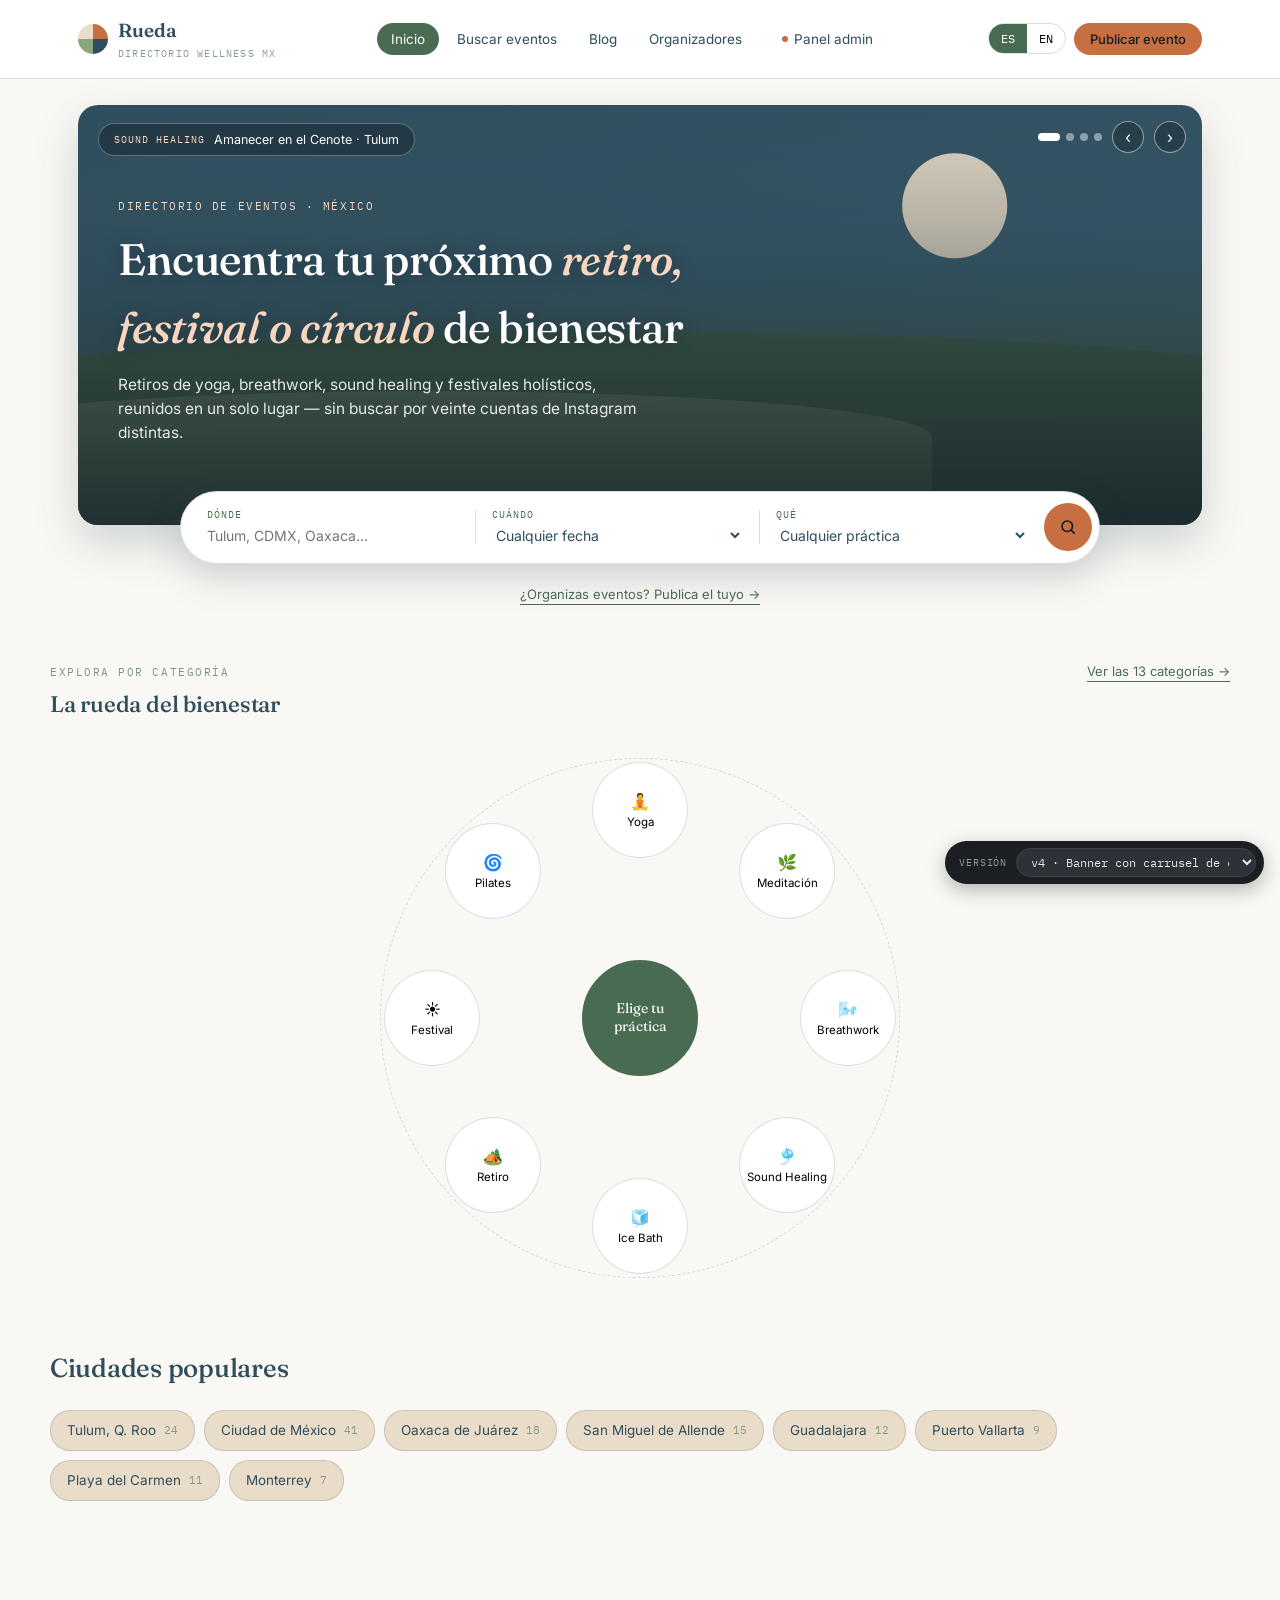
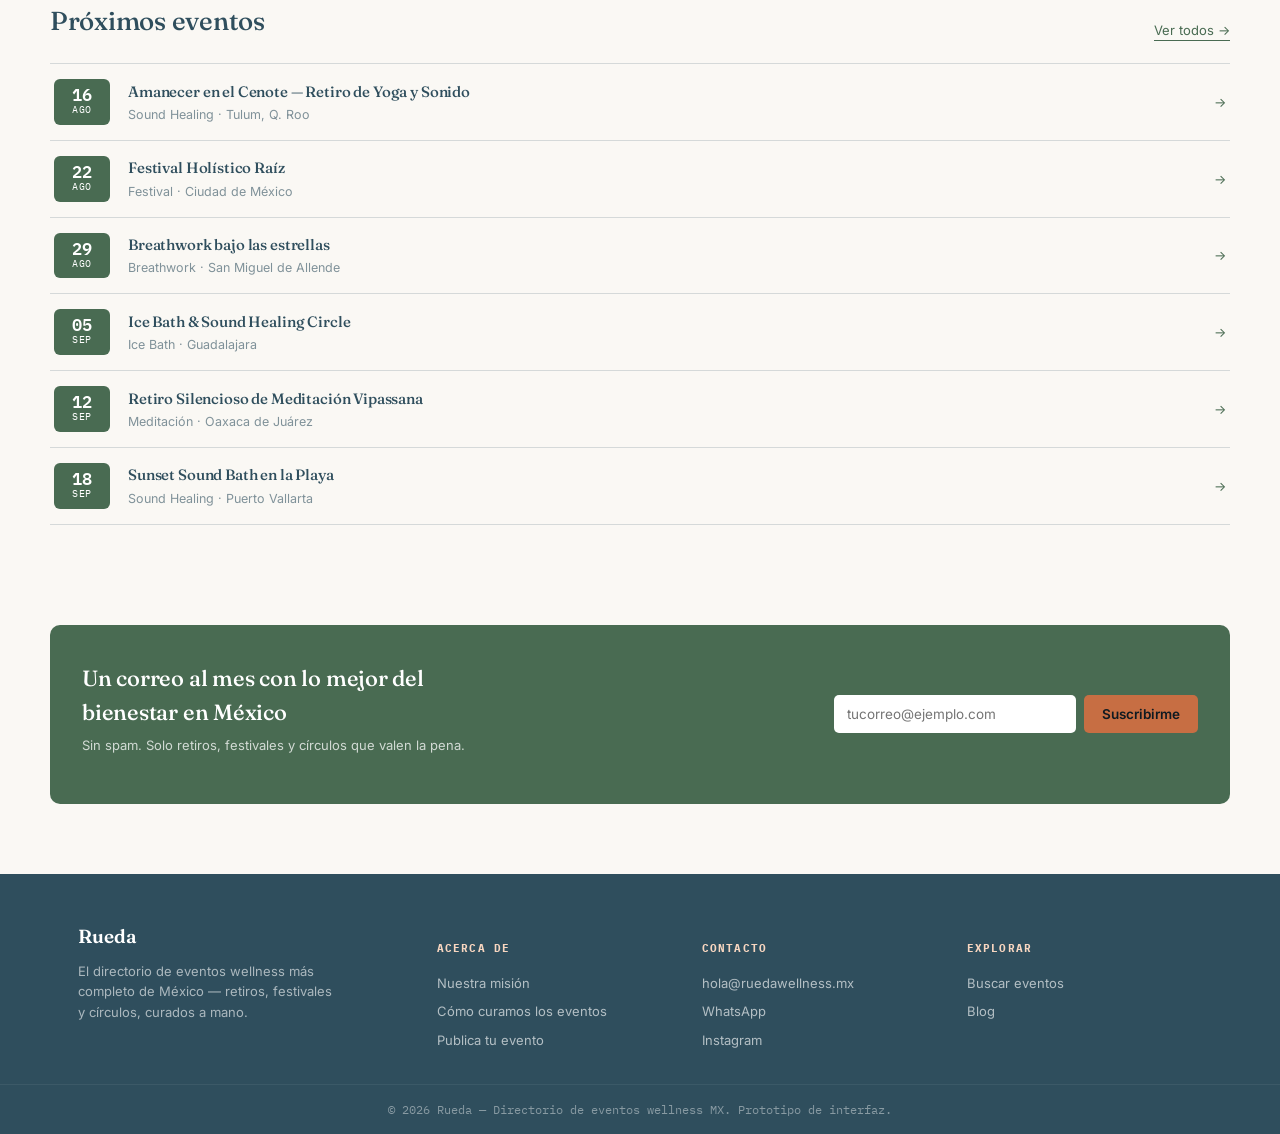
<file: prototipos/v3-final/versiones/v4.html>
<!DOCTYPE html>
<html lang="es-MX">
<head>
<meta charset="UTF-8">
<meta name="viewport" content="width=device-width, initial-scale=1.0">
<title>Rueda — Prototipo final (directorio + estructura Eventbrite)</title>
<link rel="preconnect" href="https://fonts.googleapis.com">
<link href="https://fonts.googleapis.com/css2?family=Fraunces:ital,opsz,wght@0,9..144,400;0,9..144,500;0,9..144,600;1,9..144,500&family=Inter:wght@400;500;600;700&family=IBM+Plex+Mono:wght@400;500&display=swap" rel="stylesheet">
<style>
  :root{
    /* ---- La paleta, los seis tal cual ---- */
    --fondo:#FAF8F4;        /* Fondo         */
    --verde:#496B52;        /* Verde         */
    --verde-claro:#89A67D;  /* Verde claro   */
    --arena:#E9DDC9;        /* Arena         */
    --terracota:#C76E43;    /* Terracota     */
    --petroleo:#2F4E5D;     /* Azul petroleo */

    /* ---- Derivados ----
       Cada uno existe por un motivo concreto, casi siempre de legibilidad. */

    /* El fondo ya no es blanco puro, asi que las tarjetas se despegan subiendo
       hacia el blanco en vez de bajando hacia el gris. */
    --blanco:#FFFFFF;
    /* Arena a plena saturacion como fondo de fila al pasar el raton pesa
       demasiado; esta version aclarada marca el hover sin gritar. */
    --arena-suave:#F4EDE1;
    /* Las tarjetas del panel admin, sobre el fondo petroleo. */
    --petroleo-suave:#3E6375;

    /* Terracota tiene un problema de contraste en las dos direcciones, y por
       eso necesita tres variantes:
       · como fondo de boton funciona, pero el texto encima tiene que ser casi
         negro (--tinta-boton): con blanco da 3.6:1 y no llega a AA;
       · como texto sobre blanco da 3.6:1, tampoco llega → --terracota-texto;
       · como texto sobre los fondos oscuros (hero, footer, admin) da 2.4:1,
         que es peor → --terracota-palida. */
    --terracota-viva:#D4805A;   /* hover del boton: aclara en vez de oscurecer,
                                   porque oscurecer hunde el contraste del texto */
    --terracota-texto:#A0522D;  /* terracota legible sobre fondo claro   5.6:1 */
    --terracota-palida:#F8D6C0; /* terracota legible sobre fondo oscuro  4.8:1 */
    --tinta-boton:#0F1A21;      /* texto sobre terracota, los dos estados      */

    /* ---- Roles ----
       Los nombres vienen del diseño original y los usan ~400 reglas mas abajo.
       Cambiar la paleta es reasignar aqui, no tocar cada regla. */
    --ink:var(--petroleo);
    --jungle:var(--verde);
    --jungle-deep:var(--petroleo);
    --stone:var(--fondo);
    --paper:var(--blanco);
    --marigold:var(--terracota);
    --marigold-deep:var(--terracota-viva);
    --clay:var(--verde);
    --line: rgba(47,78,93,0.18);
    --line-soft: rgba(47,78,93,0.10);
    --radius: 3px;
  }
  *{box-sizing:border-box;}
  html{scroll-behavior:smooth;}
  body{
    margin:0; background:var(--stone); color:var(--ink);
    font-family:'Inter',sans-serif; font-size:15px; line-height:1.55;
    -webkit-font-smoothing:antialiased;
  }
  h1,h2,h3,h4{font-family:'Fraunces',serif; font-weight:500; margin:0; letter-spacing:-0.01em;}
  a{color:inherit; text-decoration:none;}
  button{font-family:inherit; cursor:pointer;}
  input,select,textarea{font-family:inherit; font-size:14px;}
  :focus-visible{outline:2px solid var(--marigold-deep); outline-offset:2px;}
  .mono{font-family:'IBM Plex Mono',monospace; letter-spacing:0.02em;}
  .eyebrow{font-family:'IBM Plex Mono',monospace; font-size:11px; letter-spacing:0.14em; text-transform:uppercase; color:var(--jungle); opacity:0.7;}
  .wrap{max-width:1180px; margin:0 auto; padding:0 28px;}
  @media(max-width:640px){.wrap{padding:0 18px;}}

  /* ---------- topbar ---------- */
  .topbar{
    position:sticky; top:0; z-index:40; background:var(--paper);
    border-bottom:1px solid var(--line);
  }
  .topbar-inner{display:flex; align-items:center; justify-content:space-between; padding:16px 28px; max-width:1180px; margin:0 auto;}
  .logo{display:flex; align-items:center; gap:10px;}
  /* La marca es una rueda de cuatro cuartos: es el sitio donde la paleta se
     presenta entera, asi que lleva los cuatro colores con caracter propio en
     vez de dos tonos del mismo caramelo. */
  .logo-mark{width:30px; height:30px; border-radius:50%; background:conic-gradient(var(--terracota) 0deg 90deg, var(--petroleo) 90deg 180deg, var(--verde-claro) 180deg 270deg, var(--arena) 270deg 360deg); flex-shrink:0;}
  .logo-text{font-family:'Fraunces',serif; font-weight:600; font-size:19px;}
  .logo-text small{display:block; font-family:'IBM Plex Mono',monospace; font-weight:400; font-size:10px; letter-spacing:0.12em; text-transform:uppercase; color:var(--jungle); opacity:0.65; margin-top:1px;}
  nav.mainnav{display:flex; align-items:center; gap:4px;}
  nav.mainnav button{
    background:none; border:none; padding:8px 14px; font-size:13.5px; color:var(--ink);
    border-radius:20px; transition:background .15s;
  }
  nav.mainnav button:hover{background:var(--line-soft);}
  nav.mainnav button.active{background:var(--jungle); color:var(--paper);}
  .admin-toggle{
    margin-left:8px; background:var(--ink); color:var(--paper); border-radius:20px; padding:8px 16px; font-size:13px;
    display:flex; align-items:center; gap:6px;
  }
  .admin-toggle .dot{width:6px;height:6px;border-radius:50%;background:var(--marigold);}
  .navburger{display:none; background:none;border:none;padding:6px;}
  .navburger span{display:block; width:20px; height:2px; background:var(--ink); margin:4px 0;}
  @media(max-width:900px){
    nav.mainnav{position:fixed; top:64px; left:0; right:0; background:var(--paper); flex-direction:column; align-items:stretch; padding:8px 18px 16px; border-bottom:1px solid var(--line); display:none; gap:2px;}
    nav.mainnav.open{display:flex;}
    nav.mainnav button{text-align:left;}
    .navburger{display:block;}
  }

  /* ---------- views ---------- */
  .view{display:none;}
  .view.active{display:block;}

  /* ---------- hero: banner ----------
     El hero deja de ser una franja de color a sangre y pasa a ser una caja con
     esquinas redondeadas y aire a los lados, con la pastilla de busqueda
     montada sobre su borde inferior. Ese solape es lo que hace reconocible el
     patron: sin el, es un banner cualquiera con un buscador debajo. */
  .hero{padding:26px 0 0;}
  .hero-inner{position:relative; max-width:1180px; margin:0 auto; padding:0 28px;}

  .hero-banner{
    position:relative; border-radius:20px; overflow:hidden;
    min-height:420px; display:flex; align-items:flex-end;
    box-shadow:0 18px 44px rgba(47,78,93,0.22);
  }
  @media(max-width:640px){ .hero-banner{min-height:360px; border-radius:14px;} }

  /* Carrusel: las diapositivas se apilan y se cruzan por opacidad. No se
     desplazan lateralmente a proposito — un desplazamiento obliga a medir
     anchos y se rompe en cuanto el banner cambia de tamaño; el fundido no
     depende de la geometria. */
  .carrusel{position:absolute; inset:0;}
  .slide{position:absolute; inset:0; opacity:0; transition:opacity .6s ease;}
  .slide.activa{opacity:1;}

  /* Etiqueta de la diapositiva: nombra lo que se esta viendo. Va arriba a la
     izquierda porque abajo esta el titulo y el centro lo tapa la pastilla. */
  .slide-chip{
    position:absolute; top:18px; left:20px; z-index:2;
    display:inline-flex; align-items:center; gap:9px; max-width:calc(100% - 200px);
    background:rgba(21,33,40,.45); border:1px solid rgba(255,255,255,.28);
    color:#fff; border-radius:999px; padding:6px 15px; font-size:12.5px;
    backdrop-filter:blur(3px);
  }
  .slide-chip .cat{
    font-family:'IBM Plex Mono',monospace; font-size:10px; letter-spacing:.1em;
    text-transform:uppercase; color:var(--terracota-palida);
  }
  @media(max-width:640px){
    .slide-chip{max-width:calc(100% - 40px); font-size:11.5px; top:14px; left:14px;}
    .slide-chip .cat{display:none;}
  }

  /* Controles arriba a la derecha, la unica esquina que queda libre. */
  .cctrl{position:absolute; top:16px; right:16px; z-index:4; display:flex; align-items:center; gap:10px;}
  .cdots{display:flex; align-items:center; gap:6px;}
  .cdots button{
    width:8px; height:8px; padding:0; border:none; border-radius:50%;
    background:rgba(255,255,255,.45); transition:width .2s, background .2s;
  }
  .cdots button[aria-current="true"]{background:#fff; width:22px; border-radius:999px;}
  .cnav{
    width:32px; height:32px; border-radius:50%; border:1px solid rgba(255,255,255,.5);
    background:rgba(21,33,40,.38); color:#fff; font-size:16px; line-height:1;
    display:flex; align-items:center; justify-content:center;
  }
  .cnav:hover{background:rgba(21,33,40,.65);}
  .cctrl :focus-visible{outline:2px solid #fff; outline-offset:2px;}

  /* Pseudo-imagen: la fotografia todavia no existe, asi que cada escena se
     compone con gradientes —cielo, sol, dos lineas de colinas—. Cuando haya
     foto real basta con cambiar el background de cada .mN por la imagen. */
  .hero-media{position:absolute; inset:0;}
  .m1{background:
      radial-gradient(circle at 78% 24%, rgba(233,221,201,.95) 0 52px, rgba(233,221,201,0) 53px),
      linear-gradient(178deg, #2F4E5D 0%, #3E6375 44%, #547B6A 72%, #496B52 100%);}
  .m2{background:linear-gradient(176deg, #3E6375 0%, #496B52 46%, #35513C 100%);}
  .m3{background:
      radial-gradient(circle at 24% 30%, rgba(199,110,67,.9) 0 66px, rgba(199,110,67,0) 67px),
      linear-gradient(180deg, #E9DDC9 0%, #C76E43 40%, #2F4E5D 100%);}
  .m4{background:linear-gradient(180deg, #2F4E5D 0%, #547B6A 58%, #89A67D 100%);}
  .hero-media::before{
    content:""; position:absolute; left:-8%; right:-8%; bottom:0; height:46%;
    background:var(--verde); border-radius:50% 50% 0 0 / 26% 26% 0 0; opacity:.92;
  }
  .hero-media::after{
    content:""; position:absolute; left:-14%; right:24%; bottom:0; height:32%;
    background:var(--verde-claro); border-radius:50% 50% 0 0 / 34% 34% 0 0; opacity:.55;
  }

  /* Velo oscuro de abajo hacia arriba. No es decoracion: sin el, el titulo
     blanco cae sobre el verde claro de las colinas y se queda en 2.6:1. */
  .hero-scrim{
    position:absolute; inset:0;
    background:linear-gradient(to top, rgba(21,33,40,.86) 0%, rgba(21,33,40,.58) 34%, rgba(21,33,40,.20) 72%, rgba(21,33,40,0) 100%);
  }

  .hero-content{position:relative; z-index:3; padding:40px 40px 64px; max-width:680px;}
  @media(max-width:640px){ .hero-content{padding:26px 22px 46px;} }
  .hero .eyebrow{color:var(--terracota-palida); opacity:1;}
  .hero h1{font-size:44px; margin-top:10px; color:#fff; text-shadow:0 2px 18px rgba(21,33,40,.4);}
  .hero h1 em{font-style:italic; color:var(--terracota-palida);}
  .hero p.sub{max-width:520px; color:rgba(255,255,255,0.88); margin-top:12px; font-size:15.5px;}
  @media(max-width:640px){.hero h1{font-size:30px;}}

  /* Pastilla de busqueda segmentada: tres campos separados por linea fina y un
     boton circular. Va fuera de .hero-banner —que recorta por overflow— y sube
     con margin negativo para montarse encima. */
  .buscador{
    position:relative; z-index:2; margin:-34px auto 0; max-width:920px;
    background:var(--paper); border:1px solid var(--line); border-radius:999px;
    display:flex; align-items:center; padding:7px 7px 7px 10px;
    box-shadow:0 14px 38px rgba(47,78,93,0.20);
  }
  .bcampo{flex:1 1 0; min-width:0; padding:8px 16px; border-radius:999px;}
  .bcampo:hover{background:var(--arena-suave);}
  .bcampo label{
    display:block; font-family:'IBM Plex Mono',monospace; font-size:10px;
    letter-spacing:.1em; text-transform:uppercase; color:var(--jungle); margin-bottom:2px;
  }
  .bcampo input, .bcampo select{
    width:100%; border:none; background:none; padding:0; font-size:14px; color:var(--ink);
  }
  .bcampo input:focus, .bcampo select:focus{outline:none;}
  .bsep{width:1px; height:34px; background:var(--line); flex-shrink:0;}
  .buscador button{
    flex-shrink:0; width:48px; height:48px; border-radius:50%; border:none;
    background:var(--marigold); color:var(--tinta-boton);
    display:flex; align-items:center; justify-content:center;
  }
  .buscador button:hover{background:var(--marigold-deep);}
  /* En movil la pastilla se rompe en filas: tres campos de 90px de ancho no se
     pueden rellenar, y el circulo del boton deja de tener sentido. */
  @media(max-width:760px){
    .buscador{flex-wrap:wrap; border-radius:18px; margin-top:-26px; padding:8px;}
    .bcampo{flex:1 1 100%;}
    .bcampo + .bcampo{border-top:1px solid var(--line-soft);}
    .bsep{display:none;}
    .buscador button{width:100%; height:44px; border-radius:999px; margin-top:6px;}
  }

  /* ---------- rueda de bienestar (signature) ---------- */
  .wheel-section{padding:56px 0 8px;}
  .wheel-head{display:flex; align-items:baseline; justify-content:space-between; gap:16px; flex-wrap:wrap; margin-bottom:8px;}
  .wheel-head a{font-size:13px; color:var(--jungle); border-bottom:1px solid var(--jungle);}
  .wheel-stage{position:relative; width:100%; max-width:520px; aspect-ratio:1/1; margin:36px auto 12px;}
  .wheel-center{
    position:absolute; top:50%; left:50%; transform:translate(-50%,-50%);
    width:128px; height:128px; border-radius:50%; background:var(--jungle); color:var(--paper);
    display:flex; align-items:center; justify-content:center; text-align:center; font-family:'Fraunces',serif;
    font-size:14px; line-height:1.25; padding:10px; z-index:2; border:6px solid var(--stone);
  }
  .wheel-ring{position:absolute; inset:0; border:1px dashed var(--line); border-radius:50%;}
  .wheel-item{
    position:absolute; top:50%; left:50%; transform:translate(-50%,-50%);
    width:96px; padding:10px 6px; text-align:center; background:var(--paper); border:1px solid var(--line);
    border-radius:50%; aspect-ratio:1/1; display:flex; flex-direction:column; align-items:center; justify-content:center;
    font-size:11.5px; gap:4px; transition:transform .18s, background .18s, color .18s; z-index:1;
  }
  .wheel-item .ic{font-size:16px;}
  .wheel-item:hover{background:var(--marigold); color:var(--tinta-boton); z-index:3;}
  @media(max-width:640px){
    .wheel-stage{display:none;}
    .wheel-chips{display:flex; gap:8px; overflow-x:auto; padding:4px 2px 14px;}
  }
  .wheel-chips{display:none;}
  @media(max-width:640px){.wheel-chips{display:flex;}}
  .wheel-chips .chip{flex:0 0 auto; background:var(--arena); border:1px solid var(--line); border-radius:20px; padding:9px 15px; font-size:13px; white-space:nowrap;}

  /* ---------- section shells ---------- */
  section.block{padding:50px 0;}
  .block-head{display:flex; align-items:flex-end; justify-content:space-between; margin-bottom:22px; gap:16px; flex-wrap:wrap;}
  .block-head h2{font-size:26px;}
  .block-head a.more{font-size:13px; color:var(--jungle); border-bottom:1px solid var(--jungle); flex-shrink:0;}

  /* ---------- chips (ciudades) ---------- */
  .chiprow{display:flex; flex-wrap:wrap; gap:9px;}
  .chiprow .chip{background:var(--arena); border:1px solid var(--line); padding:9px 16px; border-radius:20px; font-size:13.5px; display:flex; align-items:center; gap:8px;}
  .chiprow .chip .n{font-family:'IBM Plex Mono',monospace; font-size:11px; color:var(--jungle); opacity:0.6;}
  .chiprow .chip:hover{border-color:var(--jungle);}

  /* ---------- event cards ---------- */
  .grid-events{display:grid; grid-template-columns:repeat(3,1fr); gap:20px;}
  @media(max-width:900px){.grid-events{grid-template-columns:repeat(2,1fr);}}
  @media(max-width:640px){.grid-events{grid-template-columns:1fr;}}
  .card-event{background:var(--paper); border:1px solid var(--line); border-radius:8px; overflow:hidden; display:flex; flex-direction:column; transition:transform .15s, box-shadow .15s; cursor:pointer;}
  .card-event:hover{transform:translateY(-3px); box-shadow:0 14px 28px rgba(47,78,93,0.16);}
  .card-img{height:150px; position:relative; background-size:cover; background-position:center;}
  .card-img .cat-tag{position:absolute; top:10px; left:10px; background:rgba(255,255,255,0.92); color:var(--jungle-deep); font-size:10.5px; padding:4px 9px; border-radius:20px; font-family:'IBM Plex Mono',monospace; letter-spacing:0.05em; text-transform:uppercase;}
  .card-img .fav{position:absolute; top:10px; right:10px; width:28px; height:28px; border-radius:50%; background:rgba(47,78,93,0.55); color:#fff; border:none; display:flex; align-items:center; justify-content:center; font-size:14px;}
  .card-body{padding:14px 16px 16px; display:flex; flex-direction:column; gap:6px; flex:1;}
  .card-date{font-family:'IBM Plex Mono',monospace; font-size:11px; color:var(--clay); letter-spacing:0.04em;}
  .card-body h3{font-size:16.5px; line-height:1.3;}
  .card-city{font-size:12.5px; color:var(--ink); opacity:0.65;}
  .card-foot{margin-top:auto; padding-top:10px; border-top:1px solid var(--line-soft); display:flex; justify-content:space-between; align-items:center;}
  .price{font-family:'IBM Plex Mono',monospace; font-size:13px; font-weight:500;}
  .price.free{color:var(--jungle);}

  /* proximos eventos - filas */
  .rowlist{border-top:1px solid var(--line);}
  .rowlist .rowitem{display:flex; align-items:center; gap:18px; padding:15px 4px; border-bottom:1px solid var(--line); cursor:pointer;}
  .rowlist .rowitem:hover{background:var(--arena-suave);}
  .datebadge{flex:0 0 56px; text-align:center; background:var(--jungle); color:var(--paper); border-radius:6px; padding:7px 0; font-family:'IBM Plex Mono',monospace;}
  .datebadge .d{font-size:17px; font-weight:600; line-height:1;}
  .datebadge .m{font-size:9.5px; text-transform:uppercase; letter-spacing:0.08em;}
  .rowmeta{flex:1; min-width:0;}
  .rowmeta h4{font-size:15px; font-weight:500;}
  .rowmeta .sub{font-size:12.5px; opacity:0.6; margin-top:2px;}
  .rowarrow{font-size:13px; color:var(--jungle); flex-shrink:0;}
  @media(max-width:640px){.rowmeta .sub{display:block;}}

  /* ---------- newsletter ---------- */
  .newsletter{background:var(--jungle); color:var(--paper); border-radius:10px; padding:36px 32px; display:flex; align-items:center; justify-content:space-between; gap:24px; flex-wrap:wrap;}
  .newsletter h3{font-size:22px; color:var(--paper); max-width:360px;}
  .newsletter p{font-size:13px; opacity:0.75; margin-top:6px;}
  .nform{display:flex; gap:8px; flex:1; min-width:260px; max-width:400px;}
  .nform input{flex:1; border:none; border-radius:5px; padding:11px 13px; font-size:13.5px;}
  .nform button{background:var(--marigold); border:none; color:var(--tinta-boton); font-weight:600; border-radius:5px; padding:0 18px; font-size:13.5px;}
  .nform button:hover{background:var(--marigold-deep);}
  .toast{font-size:12.5px; color:var(--terracota-palida); margin-top:8px; display:none;}
  .toast.show{display:block;}

  /* ---------- resultados / filtros ---------- */
  .results-layout{display:grid; grid-template-columns:230px 1fr; gap:32px; align-items:flex-start;}
  @media(max-width:820px){.results-layout{grid-template-columns:1fr;}}
  .filters{background:var(--paper); border:1px solid var(--line); border-radius:8px; padding:20px;}
  .filters h4{font-size:11px; text-transform:uppercase; letter-spacing:0.1em; font-family:'IBM Plex Mono',monospace; color:var(--jungle); margin:18px 0 8px;}
  .filters h4:first-child{margin-top:0;}
  .filters select{width:100%; padding:9px 10px; border:1px solid var(--line); border-radius:5px; background:var(--arena);}
  .checklist label{display:flex; align-items:center; gap:8px; font-size:13px; padding:4px 0;}
  .results-head{display:flex; justify-content:space-between; align-items:center; margin-bottom:16px; flex-wrap:wrap; gap:10px;}
  .results-head .count{font-size:13px; opacity:0.65;}
  .results-grid{display:grid; grid-template-columns:repeat(2,1fr); gap:18px;}
  @media(max-width:1000px){.results-grid{grid-template-columns:1fr;}}
  .sortsel{border:1px solid var(--line); background:var(--paper); border-radius:5px; padding:7px 10px; font-size:13px;}

  /* ---------- evento detalle ---------- */
  .evento-top{display:grid; grid-template-columns:1.15fr 0.85fr; gap:28px;}
  @media(max-width:900px){.evento-top{grid-template-columns:1fr;}}
  .gallery{display:grid; grid-template-columns:1.4fr 1fr; grid-template-rows:1fr 1fr; gap:8px; height:340px; border-radius:8px; overflow:hidden;}
  .gallery > div{background-size:cover; background-position:center;}
  .gallery > div:first-child{grid-row:1/3;}
  .evento-meta-box{background:var(--paper); border:1px solid var(--line); border-radius:8px; padding:22px;}
  .evento-meta-box .cat-tag{display:inline-block; background:var(--arena); font-size:11px; padding:4px 10px; border-radius:20px; font-family:'IBM Plex Mono',monospace; text-transform:uppercase; letter-spacing:0.05em; color:var(--jungle); margin-bottom:12px;}
  .evento-meta-box h1{font-size:26px; margin-bottom:14px;}
  .metaline{display:flex; gap:10px; font-size:13.5px; padding:8px 0; border-top:1px solid var(--line-soft);}
  .metaline .k{width:78px; flex-shrink:0; opacity:0.55; font-family:'IBM Plex Mono',monospace; font-size:11px; text-transform:uppercase; letter-spacing:.05em; padding-top:2px;}
  .price-big{font-family:'IBM Plex Mono',monospace; font-size:22px; margin:14px 0 4px;}
  .btn-primary{display:block; text-align:center; width:100%; background:var(--marigold); color:var(--tinta-boton); border:none; padding:14px; border-radius:6px; font-weight:600; font-size:14.5px; margin-top:14px;}
  .btn-primary:hover{background:var(--marigold-deep);}
  .socialrow{display:flex; gap:8px; margin-top:14px;}
  .socialrow a{width:34px; height:34px; border-radius:50%; border:1px solid var(--line); display:flex; align-items:center; justify-content:center; font-size:14px;}
  .socialrow a:hover{background:var(--jungle); color:var(--paper); border-color:var(--jungle);}

  .evento-body{margin-top:32px; display:grid; grid-template-columns:1.15fr 0.85fr; gap:28px;}
  @media(max-width:900px){.evento-body{grid-template-columns:1fr;}}
  .desc h3{font-size:18px; margin-bottom:10px;}
  .desc p{font-size:14.5px; opacity:0.85; margin-bottom:14px;}
  .infolist{list-style:none; padding:0; margin:0; display:grid; grid-template-columns:1fr 1fr; gap:8px 18px; font-size:13px;}
  .infolist li{display:flex; justify-content:space-between; border-bottom:1px dashed var(--line); padding-bottom:6px;}
  .infolist li span:first-child{opacity:0.55;}
  .mapbox{height:220px; border-radius:8px; border:1px solid var(--line); background:
      repeating-linear-gradient(45deg, var(--blanco) 0 10px, var(--arena) 10px 20px);
    display:flex; align-items:center; justify-content:center; font-family:'IBM Plex Mono',monospace; font-size:11px; color:var(--jungle); text-align:center; padding:16px; margin-top:16px;}
  .orgcard{background:var(--paper); border:1px solid var(--line); border-radius:8px; padding:18px; display:flex; gap:14px; align-items:center; margin-top:16px; cursor:pointer;}
  .orgcard:hover{border-color:var(--jungle);}
  .avatar{width:52px; height:52px; border-radius:50%; background-size:cover; background-position:center; flex-shrink:0;}
  .orgcard .oname{font-size:14.5px; font-weight:600; font-family:'Fraunces',serif;}
  .orgcard .osub{font-size:12px; opacity:0.6;}

  /* ---------- organizador ---------- */
  .org-hero{display:flex; gap:22px; align-items:center; flex-wrap:wrap; padding:44px 0 8px;}
  .org-hero .avatar{width:96px; height:96px;}
  .org-hero h1{font-size:28px;}
  .org-hero .desc-sm{font-size:13.5px; opacity:0.7; max-width:520px; margin-top:8px;}

  /* ---------- blog ---------- */
  .grid-blog{display:grid; grid-template-columns:repeat(3,1fr); gap:22px;}
  @media(max-width:900px){.grid-blog{grid-template-columns:1fr;}}
  .card-blog{background:var(--paper); border:1px solid var(--line); border-radius:8px; overflow:hidden;}
  .card-blog .b-img{height:130px; background-size:cover; background-position:center;}
  .card-blog .b-body{padding:16px;}
  .card-blog .eyebrow{margin-bottom:6px;}
  .card-blog h3{font-size:16px; line-height:1.35;}
  .evergreen-note{margin-top:30px; border-left:3px solid var(--marigold); padding:14px 18px; background:var(--paper); font-size:13px; opacity:0.85; border-radius:0 6px 6px 0;}

  /* ---------- footer ---------- */
  footer{background:var(--jungle-deep); color:rgba(255,255,255,0.85); margin-top:20px;}
  .foot-inner{max-width:1180px; margin:0 auto; padding:48px 28px 30px; display:grid; grid-template-columns:1.4fr 1fr 1fr 1fr; gap:30px;}
  @media(max-width:760px){.foot-inner{grid-template-columns:1fr 1fr;}}
  footer h5{font-family:'IBM Plex Mono',monospace; font-size:11px; text-transform:uppercase; letter-spacing:0.1em; color:var(--terracota-palida); margin-bottom:12px;}
  footer a{display:block; font-size:13px; padding:4px 0; opacity:0.75;}
  footer a:hover{opacity:1;}
  .foot-bottom{border-top:1px solid rgba(255,255,255,0.12); text-align:center; font-size:11.5px; opacity:0.5; padding:16px; font-family:'IBM Plex Mono',monospace;}

  /* ---------- ADMIN ---------- */
  .admin-shell{background:var(--ink); min-height:100vh; padding-bottom:60px;}
  .admin-header{padding:26px 0 6px;}
  .admin-header .eyebrow{color:var(--terracota-palida);}
  .admin-header h1{color:var(--paper); font-size:26px; margin-top:6px;}
  .stat-grid{display:grid; grid-template-columns:repeat(5,1fr); gap:14px; margin:26px 0 36px;}
  @media(max-width:900px){.stat-grid{grid-template-columns:repeat(2,1fr);}}
  .stat-card{background:var(--petroleo-suave); border:1px solid rgba(255,255,255,0.08); border-radius:8px; padding:16px;}
  .stat-card .num{font-family:'Fraunces',serif; font-size:26px; color:var(--terracota-palida);}
  .stat-card .lbl{font-size:11.5px; color:rgba(255,255,255,0.6); margin-top:4px; font-family:'IBM Plex Mono',monospace; text-transform:uppercase; letter-spacing:0.04em;}

  .admin-tabs{display:flex; gap:4px; border-bottom:1px solid rgba(255,255,255,0.12); margin-bottom:22px; overflow-x:auto;}
  .admin-tabs button{background:none; border:none; color:rgba(255,255,255,0.6); padding:11px 14px; font-size:13px; white-space:nowrap; border-bottom:2px solid transparent;}
  .admin-tabs button.active{color:var(--paper); border-bottom-color:var(--terracota-palida);}

  .admin-panel{display:none;}
  .admin-panel.active{display:block;}
  .panel-toolbar{display:flex; justify-content:space-between; align-items:center; margin-bottom:16px; gap:12px; flex-wrap:wrap;}
  .panel-toolbar input[type=text]{background:var(--petroleo-suave); border:1px solid rgba(255,255,255,0.14); color:var(--paper); padding:9px 12px; border-radius:5px; font-size:13px; min-width:220px;}
  .btn-add{background:var(--marigold); color:var(--tinta-boton); border:none; padding:10px 16px; border-radius:5px; font-size:13px; font-weight:600;}
  .btn-add:hover{background:var(--marigold-deep);}

  table.admtable{width:100%; border-collapse:collapse; background:var(--petroleo-suave); border-radius:8px; overflow:hidden; font-size:13px; color:var(--paper);}
  table.admtable th{text-align:left; font-family:'IBM Plex Mono',monospace; font-size:10.5px; text-transform:uppercase; letter-spacing:0.05em; color:rgba(255,255,255,0.5); padding:11px 14px; border-bottom:1px solid rgba(255,255,255,0.1);}
  table.admtable td{padding:11px 14px; border-bottom:1px solid rgba(255,255,255,0.06); vertical-align:middle;}
  table.admtable tr:last-child td{border-bottom:none;}
  .badge{font-family:'IBM Plex Mono',monospace; font-size:10.5px; padding:3px 9px; border-radius:20px; text-transform:uppercase; letter-spacing:0.04em;}
  .badge.on{background:rgba(199,110,67,0.20); color:var(--terracota-palida);}
  .badge.off{background:rgba(255,255,255,0.08); color:rgba(255,255,255,0.5);}
  .badge.star{background:rgba(233,221,201,0.18); color:var(--arena);}
  .actionbtn{background:none; border:1px solid rgba(255,255,255,0.16); color:rgba(255,255,255,0.75); font-size:11px; padding:5px 9px; border-radius:4px; margin-right:4px;}
  .actionbtn:hover{border-color:var(--terracota-palida); color:var(--terracota-palida);}

  .catchip-admin{display:inline-flex; align-items:center; gap:8px; background:var(--petroleo-suave); border:1px solid rgba(255,255,255,0.12); color:var(--paper); padding:8px 14px; border-radius:20px; font-size:12.5px; margin:0 8px 8px 0;}
  .catchip-admin .n{font-family:'IBM Plex Mono',monospace; opacity:0.5; font-size:11px;}

  .twocol-admin{display:grid; grid-template-columns:1fr 1fr; gap:22px;}
  @media(max-width:760px){.twocol-admin{grid-template-columns:1fr;}}
  .admin-card{background:var(--petroleo-suave); border:1px solid rgba(255,255,255,0.1); border-radius:8px; padding:18px; color:var(--paper);}
  .admin-card h4{font-family:'IBM Plex Mono',monospace; font-size:11px; text-transform:uppercase; letter-spacing:0.06em; color:rgba(255,255,255,0.55); margin-bottom:10px;}
  .admin-card ul{list-style:none; padding:0; margin:0;}
  .admin-card li{display:flex; justify-content:space-between; font-size:13px; padding:7px 0; border-bottom:1px solid rgba(255,255,255,0.06);}

  /* ---------- modal ---------- */
  .modal-overlay{position:fixed; inset:0; background:rgba(47,78,93,0.60); display:none; align-items:flex-start; justify-content:center; padding:40px 18px; overflow-y:auto; z-index:100;}
  .modal-overlay.open{display:flex;}
  .modal{background:var(--paper); width:100%; max-width:720px; border-radius:10px; padding:0; overflow:hidden;}
  .modal-head{display:flex; justify-content:space-between; align-items:center; padding:18px 22px; border-bottom:1px solid var(--line); position:sticky; top:0; background:var(--paper);}
  .modal-head h3{font-size:18px;}
  .modal-close{background:none; border:none; font-size:20px; line-height:1;}
  .modal-body{padding:22px;}
  .fgrid{display:grid; grid-template-columns:1fr 1fr; gap:14px;}
  @media(max-width:560px){.fgrid{grid-template-columns:1fr;}}
  .fgrid .full{grid-column:1/-1;}
  .field label{display:block; font-size:11.5px; font-family:'IBM Plex Mono',monospace; text-transform:uppercase; letter-spacing:0.04em; opacity:0.6; margin-bottom:5px;}
  .field input, .field select, .field textarea{width:100%; border:1px solid var(--line); background:var(--arena); border-radius:5px; padding:9px 10px; font-size:13px;}
  .field textarea{resize:vertical; min-height:64px;}
  .switchrow{display:flex; gap:18px; margin-top:4px; flex-wrap:wrap;}
  .switchrow label{display:flex; align-items:center; gap:7px; font-size:13px;}
  .modal-foot{padding:16px 22px; border-top:1px solid var(--line); display:flex; justify-content:flex-end; gap:10px;}
  .btn-ghost{background:none; border:1px solid var(--line); padding:10px 18px; border-radius:5px; font-size:13px;}
  .btn-save{background:var(--jungle); color:var(--paper); border:none; padding:10px 20px; border-radius:5px; font-size:13px; font-weight:600;}

  @media (prefers-reduced-motion: reduce){
    *{scroll-behavior:auto !important; transition:none !important;}
  }

  /* ---------- idioma + publicar evento (topbar) ---------- */
  .topbar-right{display:flex; align-items:center; gap:8px;}
  .langtoggle{display:flex; border:1px solid var(--line); border-radius:20px; overflow:hidden;}
  .langtoggle button{background:none; border:none; padding:7px 12px; font-size:12px; font-family:'IBM Plex Mono',monospace;}
  .langtoggle button.active{background:var(--jungle); color:var(--paper);}
  .btn-publish{background:var(--terracota); color:var(--tinta-boton); border:none; border-radius:20px; padding:8px 16px; font-size:13px; font-weight:500;}
  .btn-publish:hover{background:var(--terracota-viva);}
  /* Antes vivia dentro del hero oscuro y por eso era blanco. Ahora cae debajo
     de la pastilla, sobre el fondo claro: en blanco seria invisible. Va
     centrado porque la pastilla tambien lo esta. */
  .hero-actions{display:flex; align-items:center; justify-content:center; gap:16px; margin-top:20px; flex-wrap:wrap;}
  .hero-actions .ghostlink{font-size:13px; color:var(--jungle); border-bottom:1px solid var(--jungle);}
  .hero-actions .ghostlink:hover{color:var(--terracota-texto); border-bottom-color:var(--terracota-texto);}

  /* ---------- fuera de alcance ---------- */
  .scope-banner{background:#2A4453; border:1px dashed rgba(255,255,255,0.25); color:rgba(255,255,255,0.75); border-radius:8px; padding:16px 18px; font-size:12.5px; margin:26px 0;}
  .scope-banner b{color:var(--terracota-palida);}
  .scope-list{display:flex; flex-wrap:wrap; gap:6px 10px; margin-top:8px;}
  .scope-list span{opacity:0.65;}

  /* ---------- panel organizador ---------- */
  .org-login{max-width:380px; margin:70px auto; background:var(--paper); border:1px solid var(--line); border-radius:10px; padding:32px;}
  .org-login h2{font-size:22px; margin-bottom:6px;}
  .org-login p{font-size:13px; opacity:.65; margin-bottom:20px;}
  .org-login .field{margin-bottom:14px;}
  .org-login .field label{display:block; font-size:11.5px; font-family:'IBM Plex Mono',monospace; text-transform:uppercase; opacity:.6; margin-bottom:5px;}
  .org-login .field input{width:100%; border:1px solid var(--line); background:var(--arena); border-radius:5px; padding:10px 12px; font-size:13.5px;}
  .org-login .btn-primary{margin-top:6px;}
  .org-login .swap{text-align:center; font-size:12.5px; margin-top:16px; color:var(--jungle);}

  .op-shell{display:none;}
  .op-shell.active{display:block;}
  .op-header{display:flex; justify-content:space-between; align-items:center; padding:40px 0 6px; flex-wrap:wrap; gap:12px;}
  .op-header .who{display:flex; align-items:center; gap:12px;}
  .op-header .avatar{width:44px; height:44px; background-color:var(--verde);}
  .op-tabs{display:flex; gap:4px; border-bottom:1px solid var(--line); margin:24px 0 20px; overflow-x:auto;}
  .op-tabs button{background:none; border:none; padding:10px 14px; font-size:13px; color:var(--ink); opacity:.55; border-bottom:2px solid transparent; white-space:nowrap;}
  .op-tabs button.active{opacity:1; border-bottom-color:var(--terracota); font-weight:600;}
  .op-panel{display:none;}
  .op-panel.active{display:block;}
  .op-profile-form{max-width:520px;}

  /* ---------- relacionados / badges ---------- */
  .badge-pending{background:rgba(199,110,67,0.18); color:var(--marigold-deep); font-family:'IBM Plex Mono',monospace; font-size:10.5px; padding:3px 9px; border-radius:20px; text-transform:uppercase;}
  .results-heading{margin-bottom:6px;}
  .results-heading .eyebrow{margin-bottom:6px;}

  /* =========================================================
     FUSION v3 — lo que aporta el prototipo "rueda-eventbrite"
     al directorio: la caja de compra fija de la pagina de evento.

     La barra de filtros persistente, el otro patron que venia de v1, se
     elimino: el buscador del hero y los filtros de la vista de resultados
     cubren la busqueda sin ocupar una franja fija en todas las pantallas.
     ========================================================= */

  /* --topbar-h es la altura real del topbar (16px de padding x2 + 31px de
     contenido). Si cambia el padding del topbar hay que ajustarla o la caja
     sticky se mete debajo. */
  :root{ --topbar-h:63px; }

  /* Caja de compra fija en la pagina de evento.
     v2 ya tenia la caja con precio y CTA, pero se iba con el scroll: el visitante
     lee la descripcion larga y pierde de vista el boton. Sticky = el CTA sigue
     ahi cuando termina de convencerse. */
  .evento-top{align-items:start;}
  .evento-meta-box{
    position:sticky; top:calc(var(--topbar-h) + 16px);
  }
  /* Sticky con max-height evita que una caja mas alta que la ventana se corte
     por arriba y deje el boton inalcanzable. */
  @media(min-width:901px){
    .evento-meta-box{max-height:calc(100vh - var(--topbar-h) - 32px); overflow-y:auto;}
  }
  @media(max-width:900px){
    .evento-meta-box{position:static; max-height:none;}
  }
  .lowstock{font-size:11.5px; color:var(--terracota-texto); margin-top:8px; text-align:center;}

  /* (3) El grid de "Eventos destacados" del inicio se elimino: mostraba los
     mismos eventos que la lista de proximos, justo encima. El CSS del toggle
     tarjetas/lista se fue con el. .grid-events sigue en uso en resultados,
     organizador y eventos relacionados. */
</style>
</head>
<body>

<!-- ================= TOPBAR ================= -->
<div class="topbar">
  <div class="topbar-inner">
    <div class="logo">
      <div class="logo-mark"></div>
      <div class="logo-text">Rueda<small>Directorio wellness MX</small></div>
    </div>
    <nav class="mainnav" id="mainnav">
      <button data-view="inicio" class="active">Inicio</button>
      <button data-view="resultados" onclick="showResults('Buscar eventos','Todos los eventos')">Buscar eventos</button>
      <button data-view="blog">Blog</button>
      <button data-view="organizador">Organizadores</button>
      <button class="admin-toggle" data-view="admin"><span class="dot"></span>Panel admin</button>
    </nav>
    <div class="topbar-right">
      <div class="langtoggle" id="langToggle">
        <button data-lang="es" class="active">ES</button>
        <button data-lang="en">EN</button>
      </div>
      <button class="btn-publish" onclick="switchView('panel-organizador')">Publicar evento</button>
      <button class="navburger" id="burger" aria-label="Abrir menú"><span></span><span></span><span></span></button>
    </div>
  </div>
</div>

<!-- ================= INICIO ================= -->
<main id="view-inicio" class="view active">
  <section class="hero">
    <div class="hero-inner">
      <div class="hero-banner">
        <!-- Carrusel de escenas. Cada .hero-media es un marcador de posicion
             compuesto con gradientes; el dia que haya fotografia se cambia cada
             uno por un background-image y ni los controles ni el titulo se
             enteran.

             El titulo de la pagina NO rota: vive fuera de las diapositivas, al
             pie del banner. Solo cambian la imagen y la etiqueta de arriba a la
             izquierda, que nombra el evento que se esta viendo. Asi hay un
             unico h1 y el mensaje del sitio no depende de donde pare el giro. -->
        <div class="carrusel" id="carrusel">
          <div class="slide activa" aria-hidden="false">
            <div class="hero-media m1"></div>
            <div class="hero-scrim"></div>
            <div class="slide-chip"><span class="cat">Sound Healing</span> Amanecer en el Cenote · Tulum</div>
          </div>
          <div class="slide" aria-hidden="true">
            <div class="hero-media m2"></div>
            <div class="hero-scrim"></div>
            <div class="slide-chip"><span class="cat">Festival</span> Festival Holístico Raíz · CDMX</div>
          </div>
          <div class="slide" aria-hidden="true">
            <div class="hero-media m3"></div>
            <div class="hero-scrim"></div>
            <div class="slide-chip"><span class="cat">Breathwork</span> Bajo las estrellas · San Miguel</div>
          </div>
          <div class="slide" aria-hidden="true">
            <div class="hero-media m4"></div>
            <div class="hero-scrim"></div>
            <div class="slide-chip"><span class="cat">Retiro</span> Silencio Vipassana · Oaxaca</div>
          </div>
        </div>

        <div class="cctrl">
          <div class="cdots" id="cdots">
            <button type="button" aria-current="true"  aria-label="Ver imagen 1"></button>
            <button type="button" aria-current="false" aria-label="Ver imagen 2"></button>
            <button type="button" aria-current="false" aria-label="Ver imagen 3"></button>
            <button type="button" aria-current="false" aria-label="Ver imagen 4"></button>
          </div>
          <button type="button" class="cnav" id="cprev" aria-label="Imagen anterior">‹</button>
          <button type="button" class="cnav" id="cnext" aria-label="Imagen siguiente">›</button>
        </div>

        <div class="hero-content">
          <div class="eyebrow">Directorio de eventos · México</div>
          <h1>Encuentra tu próximo <em>retiro, festival o círculo</em> de bienestar</h1>
          <p class="sub">Retiros de yoga, breathwork, sound healing y festivales holísticos, reunidos en un solo lugar — sin buscar por veinte cuentas de Instagram distintas.</p>
        </div>
      </div>

      <form class="buscador" onsubmit="event.preventDefault(); switchView('resultados');">
        <div class="bcampo">
          <label for="bDonde">Dónde</label>
          <input id="bDonde" type="text" placeholder="Tulum, CDMX, Oaxaca…">
        </div>
        <div class="bsep" aria-hidden="true"></div>
        <div class="bcampo">
          <label for="bCuando">Cuándo</label>
          <select id="bCuando">
            <option>Cualquier fecha</option>
            <option>Este fin de semana</option>
            <option>Próximos 7 días</option>
            <option>Este mes</option>
          </select>
        </div>
        <div class="bsep" aria-hidden="true"></div>
        <div class="bcampo">
          <label for="bQue">Qué</label>
          <select id="bQue">
            <option>Cualquier práctica</option>
            <option>Yoga</option>
            <option>Meditación</option>
            <option>Breathwork</option>
            <option>Sound Healing</option>
            <option>Ice Bath</option>
            <option>Retiro</option>
            <option>Festival</option>
          </select>
        </div>
        <button type="submit" aria-label="Buscar eventos">
          <svg viewBox="0 0 24 24" width="18" height="18" aria-hidden="true" fill="none" stroke="currentColor" stroke-width="2.2" stroke-linecap="round"><circle cx="11" cy="11" r="7"/><path d="M20.2 20.2l-4-4"/></svg>
        </button>
      </form>

      <div class="hero-actions">
        <a href="#" class="ghostlink" onclick="switchView('panel-organizador'); return false;">¿Organizas eventos? Publica el tuyo →</a>
      </div>
    </div>
  </section>

  <section class="wheel-section wrap">
    <div class="wheel-head">
      <div>
        <div class="eyebrow">Explora por categoría</div>
        <h2 style="margin-top:6px;">La rueda del bienestar</h2>
      </div>
      <a href="#" onclick="switchView('resultados'); return false;">Ver las 13 categorías →</a>
    </div>

    <div class="wheel-stage" id="wheelStage">
      <div class="wheel-ring"></div>
      <div class="wheel-center">Elige tu<br>práctica</div>
      <!-- items posicionados por JS -->
      <button class="wheel-item" data-cat="Yoga"><span class="ic">🧘</span>Yoga</button>
      <button class="wheel-item" data-cat="Meditación"><span class="ic">🌿</span>Meditación</button>
      <button class="wheel-item" data-cat="Breathwork"><span class="ic">🌬️</span>Breathwork</button>
      <button class="wheel-item" data-cat="Sound Healing"><span class="ic">🎐</span>Sound Healing</button>
      <button class="wheel-item" data-cat="Ice Bath"><span class="ic">🧊</span>Ice Bath</button>
      <button class="wheel-item" data-cat="Retreat"><span class="ic">🏕️</span>Retiro</button>
      <button class="wheel-item" data-cat="Festival"><span class="ic">☀️</span>Festival</button>
      <button class="wheel-item" data-cat="Pilates"><span class="ic">🌀</span>Pilates</button>
    </div>
    <div class="wheel-chips">
      <div class="chip">🧘 Yoga</div><div class="chip">🌿 Meditación</div><div class="chip">🌬️ Breathwork</div>
      <div class="chip">🎐 Sound Healing</div><div class="chip">🧊 Ice Bath</div><div class="chip">🏕️ Retiro</div>
      <div class="chip">☀️ Festival</div><div class="chip">🌀 Pilates</div>
    </div>
  </section>

  <section class="block wrap">
    <div class="block-head">
      <h2>Ciudades populares</h2>
    </div>
    <div class="chiprow">
      <div class="chip">Tulum, Q. Roo <span class="n">24</span></div>
      <div class="chip">Ciudad de México <span class="n">41</span></div>
      <div class="chip">Oaxaca de Juárez <span class="n">18</span></div>
      <div class="chip">San Miguel de Allende <span class="n">15</span></div>
      <div class="chip">Guadalajara <span class="n">12</span></div>
      <div class="chip">Puerto Vallarta <span class="n">9</span></div>
      <div class="chip">Playa del Carmen <span class="n">11</span></div>
      <div class="chip">Monterrey <span class="n">7</span></div>
    </div>
  </section>

  <!-- Una sola seccion de proximos eventos, en lista. Antes habia ademas un
       grid de "Eventos destacados" justo arriba que mostraba los mismos
       eventos: dos formas de lo mismo, una tras otra. -->
  <section class="block wrap">
    <div class="block-head">
      <h2>Próximos eventos</h2>
      <a class="more" href="#" onclick="switchView('resultados'); return false;">Ver todos →</a>
    </div>
    <div class="rowlist" id="proximosList"></div>
  </section>

  <section class="block wrap">
    <div class="newsletter">
      <div>
        <h3>Un correo al mes con lo mejor del bienestar en México</h3>
        <p>Sin spam. Solo retiros, festivales y círculos que valen la pena.</p>
      </div>
      <div>
        <form class="nform" onsubmit="showToast(this); return false;">
          <input type="email" required placeholder="tucorreo@ejemplo.com">
          <button type="submit">Suscribirme</button>
        </form>
        <div class="toast">✓ Gracias — revisa tu correo para confirmar.</div>
      </div>
    </div>
  </section>
</main>

<!-- ================= RESULTADOS ================= -->
<main id="view-resultados" class="view">
  <section class="wrap block">
    <div class="results-heading">
      <div class="eyebrow" id="resultsEyebrow">Buscar eventos</div>
      <div class="block-head"><h2 id="resultsTitle">Todos los eventos</h2></div>
    </div>
    <div class="results-layout">
      <aside class="filters">
        <h4>Estado</h4>
        <select><option>Todos los estados</option><option>Quintana Roo</option><option>Ciudad de México</option><option>Oaxaca</option><option>Jalisco</option><option>Guanajuato</option><option>Nuevo León</option></select>
        <h4>Ciudad</h4>
        <select><option>Todas las ciudades</option><option>Tulum</option><option>CDMX</option><option>Oaxaca de Juárez</option><option>Guadalajara</option><option>Puerto Vallarta</option><option>San Miguel de Allende</option><option>Playa del Carmen</option><option>Monterrey</option></select>
        <h4>Fecha</h4>
        <select><option>Cualquier fecha</option><option>Este fin de semana</option><option>Próximos 7 días</option><option>Este mes</option><option>Elegir rango…</option></select>
        <h4>Categoría</h4>
        <div class="checklist">
          <label><input type="checkbox" checked> Yoga</label>
          <label><input type="checkbox"> Meditación</label>
          <label><input type="checkbox"> Breathwork</label>
          <label><input type="checkbox"> Pilates</label>
          <label><input type="checkbox"> Retreat</label>
          <label><input type="checkbox"> Festival</label>
          <label><input type="checkbox"> Sound Healing</label>
          <label><input type="checkbox"> Ice Bath</label>
          <label><input type="checkbox"> Biohacking</label>
          <label><input type="checkbox"> Nutrición</label>
          <label><input type="checkbox"> Conferencia</label>
          <label><input type="checkbox"> Networking</label>
          <label><input type="checkbox"> Otro</label>
        </div>
        <h4>Precio</h4>
        <div class="checklist">
          <label><input type="checkbox"> Gratis</label>
        </div>
        <h4>Modalidad</h4>
        <div class="checklist">
          <label><input type="checkbox" checked> Presencial</label>
          <label><input type="checkbox"> Online</label>
        </div>
      </aside>

      <div>
        <div class="results-head">
          <div class="count">37 eventos encontrados</div>
          <select class="sortsel"><option>Ordenar: más próximos</option><option>Precio: menor a mayor</option><option>Recién publicados</option></select>
        </div>
        <div class="results-grid" id="resultsGrid"></div>
      </div>
    </div>
  </section>
</main>

<!-- ================= EVENTO ================= -->
<main id="view-evento" class="view">
  <section class="wrap block">
    <a href="#" style="font-size:13px; color:var(--jungle);" onclick="switchView('resultados'); return false;">← Volver a resultados</a>

    <div class="evento-top" style="margin-top:18px;">
      <div class="gallery">
        <div style="background-color:#89A67D; background-image:linear-gradient(160deg, rgba(47,78,93,.35), rgba(199,110,67,.28));"></div>
        <div style="background-color:#3E6375;"></div>
        <div style="background-color:#496B52;"></div>
      </div>

      <div class="evento-meta-box">
        <span class="cat-tag">Sound Healing · Yoga</span>
        <h1>Amanecer en el Cenote — Retiro de Yoga y Sonido</h1>
        <div class="metaline"><span class="k">Fecha</span><span>Sáb 16 – Dom 17 de agosto, 2026</span></div>
        <div class="metaline"><span class="k">Hora</span><span>5:30 am – 6:00 pm</span></div>
        <div class="metaline"><span class="k">Ciudad</span><span>Tulum, Quintana Roo</span></div>
        <div class="metaline"><span class="k">Cupo</span><span>18 personas · 11 lugares disponibles</span></div>
        <div class="price-big">$2,450 <span class="mono" style="font-size:12px; opacity:.55;">MXN / persona</span></div>
        <button class="btn-primary" onclick="alert('Prototipo: esto abriría la página del organizador para comprar boleto.')">Comprar boleto →</button>
        <div class="lowstock">Quedan pocos lugares</div>
        <div class="socialrow">
          <a href="#" title="Instagram">IG</a>
          <a href="#" title="Facebook">FB</a>
          <a href="#" title="WhatsApp">WA</a>
          <a href="#" title="Sitio web">🌐</a>
        </div>
      </div>
    </div>

    <div class="evento-body">
      <div class="desc">
        <h3>Descripción</h3>
        <p>Un retiro de 24 horas dentro de la selva de Tulum: apertura con círculo de respiración al amanecer frente al cenote, dos sesiones de yoga (vinyasa suave y yin), baño de sonido con cuencos tibetanos y cierre con temazcal ceremonial. Incluye alimentación vegetariana y hospedaje en cabañas compartidas.</p>
        <p>Ideal para quien busca desconectar del ritmo urbano sin necesitar experiencia previa en meditación o yoga — el ritmo del grupo se ajusta a cada participante.</p>

        <h3 style="margin-top:22px;">Detalles</h3>
        <ul class="infolist">
          <li><span>Nivel</span><span>Todos los niveles</span></li>
          <li><span>Idioma</span><span>Español / Inglés</span></li>
          <li><span>Edad mínima</span><span>18 años</span></li>
          <li><span>Qué llevar</span><span>Ropa cómoda, traje de baño</span></li>
          <li><span>Mascotas</span><span>No permitidas</span></li>
          <li><span>Estacionamiento</span><span>Disponible sin costo</span></li>
        </ul>

        <div class="mapbox">Mapa interactivo — Cenote Zacil-Ha, Tulum, Q. Roo<br>(placeholder de Google Maps)</div>
      </div>

      <div>
        <div class="admin-card" style="background:var(--paper); color:var(--ink); border-color:var(--line);">
          <h4 style="opacity:.6;">Organizado por</h4>
          <div class="orgcard" onclick="switchView('organizador')" style="margin-top:0;">
            <div class="avatar" style="background-color:#496B52;"></div>
            <div>
              <div class="oname">Raíz Colectivo</div>
              <div class="osub">12 eventos activos · Tulum, MX</div>
            </div>
          </div>
        </div>
      </div>
    </div>

    <div class="block" style="padding-bottom:0;">
      <div class="block-head"><h2 style="font-size:20px;">Eventos relacionados</h2></div>
      <div class="grid-events" id="relatedGrid"></div>
    </div>
  </section>
</main>

<!-- ================= ORGANIZADOR ================= -->
<main id="view-organizador" class="view">
  <section class="wrap">
    <div class="org-hero">
      <div class="avatar" style="background-color:#496B52;"></div>
      <div>
        <div class="eyebrow">Perfil de organizador</div>
        <h1>Raíz Colectivo</h1>
        <p class="desc-sm">Colectivo de facilitadores de yoga, sonido y ceremonia con base en Tulum. Organizan retiros mensuales enfocados en reconexión con el cuerpo y la selva desde 2019.</p>
        <div class="socialrow" style="margin-top:14px;">
          <a href="#" title="Instagram">IG</a>
          <a href="#" title="Facebook">FB</a>
          <a href="#" title="WhatsApp">WA</a>
          <a href="#" title="Sitio web">🌐</a>
        </div>
      </div>
    </div>
  </section>

  <section class="block wrap">
    <div class="block-head"><h2>Eventos activos</h2></div>
    <div class="grid-events" id="orgEventsGrid"></div>
  </section>
</main>

<!-- ================= BLOG ================= -->
<main id="view-blog" class="view">
  <section class="wrap block">
    <div class="block-head">
      <div>
        <div class="eyebrow">SEO · Contenido evergreen</div>
        <h2 style="margin-top:6px;">Blog</h2>
      </div>
    </div>
    <div class="grid-blog">
      <div class="card-blog">
        <div class="b-img" style="background-color:#3E6375;"></div>
        <div class="b-body"><div class="eyebrow">Guía</div><h3>Los mejores retiros de yoga en Oaxaca</h3></div>
      </div>
      <div class="card-blog">
        <div class="b-img" style="background-color:#89A67D;"></div>
        <div class="b-body"><div class="eyebrow">Agenda</div><h3>Eventos wellness en CDMX este fin de semana</h3></div>
      </div>
      <div class="card-blog">
        <div class="b-img" style="background-color:#2F4E5D;"></div>
        <div class="b-body"><div class="eyebrow">Guía</div><h3>Festivales holísticos en México</h3></div>
      </div>
      <div class="card-blog">
        <div class="b-img" style="background-color:#496B52;"></div>
        <div class="b-body"><div class="eyebrow">Evergreen</div><h3>Centros de bienestar por estado</h3></div>
      </div>
      <div class="card-blog">
        <div class="b-img" style="background-color:#C76E43;"></div>
        <div class="b-body"><div class="eyebrow">Evergreen</div><h3>Calendario wellness 2026</h3></div>
      </div>
      <div class="card-blog">
        <div class="b-img" style="background-color:#E9DDC9;"></div>
        <div class="b-body"><div class="eyebrow">Guía</div><h3>Qué llevar a tu primer retiro de silencio</h3></div>
      </div>
    </div>
    <div class="evergreen-note">Las páginas evergreen (guías por estado, calendario anual) se indexan aparte del listado de eventos: siguen generando tráfico de búsqueda aunque no haya eventos nuevos publicados esa semana.</div>
  </section>
</main>

<!-- ================= PANEL DEL ORGANIZADOR ================= -->
<main id="view-panel-organizador" class="view">
  <div class="wrap">

    <!-- login -->
    <div id="opLogin">
      <div class="org-login">
        <div class="eyebrow">Panel del organizador</div>
        <h2 style="margin-top:6px;">Inicia sesión</h2>
        <p>Publica y administra tus propios eventos — sin necesitar al equipo de Rueda.</p>
        <div class="field"><label>Correo</label><input type="email" placeholder="hola@raizcolectivo.mx"></div>
        <div class="field"><label>Contraseña</label><input type="password" placeholder="••••••••"></div>
        <button class="btn-primary" onclick="enterOrgPanel()">Entrar</button>
        <div class="swap"><a href="#" onclick="event.preventDefault(); alert('Prototipo: aquí iría el formulario de registro de organizador.')">¿Aún no tienes cuenta? Crea tu perfil →</a></div>
      </div>
    </div>

    <!-- panel -->
    <div id="opShell" class="op-shell">
      <div class="op-header">
        <div class="who">
          <div class="avatar" style="border-radius:50%;"></div>
          <div>
            <div class="eyebrow">Sesión de organizador</div>
            <h1 style="font-size:22px;">Raíz Colectivo</h1>
          </div>
        </div>
        <button class="btn-add" style="background:var(--terracota); color:var(--tinta-boton);" onclick="openModal()">+ Nuevo evento</button>
      </div>

      <div class="op-tabs" id="opTabs">
        <button data-op="miseventos" class="active">Mis eventos</button>
        <button data-op="perfil">Editar perfil</button>
      </div>

      <div class="op-panel active" id="op-miseventos">
        <table class="admtable" style="background:var(--paper); color:var(--ink);">
          <thead><tr><th>Título</th><th>Fecha</th><th>Estado</th><th></th></tr></thead>
          <tbody>
            <tr><td>Amanecer en el Cenote — Retiro de Yoga y Sonido</td><td>16 ago 2026</td><td><span class="badge on" style="color:var(--jungle); background:rgba(47,78,93,0.12);">Publicado</span></td><td><button class="actionbtn" style="color:var(--ink); border-color:var(--line);" onclick="openModal()">Editar</button><button class="actionbtn" style="color:var(--ink); border-color:var(--line);">Eliminar</button></td></tr>
            <tr><td>Círculo de Cacao y Luna Llena</td><td>30 ago 2026</td><td><span class="badge-pending">Pendiente de aprobación</span></td><td><button class="actionbtn" style="color:var(--ink); border-color:var(--line);" onclick="openModal()">Editar</button><button class="actionbtn" style="color:var(--ink); border-color:var(--line);">Eliminar</button></td></tr>
          </tbody>
        </table>
        <div class="evergreen-note" style="margin-top:18px;">La aprobación del administrador es opcional en el MVP — puede activarse para moderar calidad, o desactivarse para que el evento se publique de inmediato.</div>
      </div>

      <div class="op-panel" id="op-perfil">
        <div class="op-profile-form">
          <div class="field" style="margin-bottom:14px;"><label>Nombre</label><input type="text" value="Raíz Colectivo"></div>
          <div class="field" style="margin-bottom:14px;"><label>Descripción (ES)</label><textarea>Colectivo de facilitadores de yoga, sonido y ceremonia con base en Tulum.</textarea></div>
          <div class="field" style="margin-bottom:14px;"><label>Descripción (EN)</label><textarea>Collective of yoga, sound and ceremony facilitators based in Tulum.</textarea></div>
          <div class="field" style="margin-bottom:14px;"><label>Instagram</label><input type="text" value="@raizcolectivo"></div>
          <div class="field" style="margin-bottom:14px;"><label>WhatsApp</label><input type="text" placeholder="+52 984 000 0000"></div>
          <div class="field" style="margin-bottom:14px;"><label>Sitio web</label><input type="text" placeholder="https://raizcolectivo.mx"></div>
          <button class="btn-save">Guardar cambios</button>
        </div>
      </div>

      <div class="scope-banner">
        <b>Fuera de alcance del MVP</b> — visible para orientar, no funcional en este prototipo.
        <div class="scope-list">
          <span>Venta de boletos</span>·<span>Pagos en línea</span>·<span>Chat organizador-usuario</span>·<span>Reseñas</span>·<span>Notificaciones push</span>·<span>Programa de afiliados</span>·<span>Integraciones (Stripe, Eventbrite, Google Calendar)</span>·<span>Recomendaciones con IA</span>
        </div>
      </div>
    </div>
  </div>
</main>

<!-- ================= ADMIN ================= -->
<main id="view-admin" class="view">
  <div class="admin-shell">
    <div class="wrap">
      <div class="admin-header">
        <div class="eyebrow">Panel administrador</div>
        <h1>Dashboard</h1>
      </div>

      <div class="stat-grid">
        <div class="stat-card"><div class="num">142</div><div class="lbl">Eventos publicados</div></div>
        <div class="stat-card"><div class="num">19</div><div class="lbl">Próximos (7 días)</div></div>
        <div class="stat-card"><div class="num">6</div><div class="lbl">Pendientes de aprobación</div></div>
        <div class="stat-card"><div class="num">31</div><div class="lbl">Eventos expirados</div></div>
        <div class="stat-card"><div class="num">58</div><div class="lbl">Organizadores</div></div>
        <div class="stat-card"><div class="num">1,207</div><div class="lbl">Suscriptores newsletter</div></div>
      </div>

      <div class="scope-banner">
        <b>Fuera de alcance del MVP</b> — se diseña la arquitectura para permitirlo después, no se construye ahora.
        <div class="scope-list">
          <span>Procesamiento de pagos</span>·<span>Venta de boletos</span>·<span>App móvil</span>·<span>Chat</span>·<span>Reseñas</span>·<span>Afiliados</span>·<span>Automatizaciones de marketing</span>·<span>Integraciones externas</span>·<span>IA de recomendaciones</span>·<span>Notificaciones push</span>·<span>Favoritos</span>·<span>Calendario personal</span>·<span>Marketplace</span>·<span>Directorio de profesionales / hoteles</span>
        </div>
      </div>

      <div class="admin-tabs" id="adminTabs">
        <button data-panel="eventos" class="active">Eventos</button>
        <button data-panel="organizadores">Organizadores</button>
        <button data-panel="categorias">Categorías</button>
        <button data-panel="ciudades">Ciudades y estados</button>
        <button data-panel="usuarios">Usuarios</button>
        <button data-panel="newsletter">Newsletter</button>
      </div>

      <!-- EVENTOS -->
      <div class="admin-panel active" id="panel-eventos">
        <div class="panel-toolbar">
          <input type="text" placeholder="Buscar evento…">
          <button class="btn-add" onclick="openModal()">+ Nuevo evento</button>
        </div>
        <table class="admtable">
          <thead><tr><th>Título</th><th>Categoría</th><th>Ciudad</th><th>Fecha</th><th>Estado</th><th></th></tr></thead>
          <tbody id="admEventsBody">
            <tr>
              <td>Círculo de Cacao y Luna Llena <span class="badge-pending" style="margin-left:6px;">Pendiente</span></td>
              <td>Meditación</td><td>Tulum</td><td>30 AGO 2026</td>
              <td><span class="badge off">Sin revisar</span></td>
              <td>
                <button class="actionbtn" style="border-color:var(--terracota-palida); color:var(--terracota-palida);">Aprobar</button>
                <button class="actionbtn">Rechazar</button>
              </td>
            </tr>
          </tbody>
        </table>
      </div>

      <!-- ORGANIZADORES -->
      <div class="admin-panel" id="panel-organizadores">
        <div class="panel-toolbar">
          <input type="text" placeholder="Buscar organizador…">
          <button class="btn-add">+ Nuevo organizador</button>
        </div>
        <table class="admtable">
          <thead><tr><th>Nombre</th><th>Contacto</th><th>Eventos</th><th>Redes</th><th></th></tr></thead>
          <tbody>
            <tr><td>Raíz Colectivo</td><td>hola@raizcolectivo.mx</td><td>12</td><td>IG · FB · WA</td><td><button class="actionbtn">Editar</button><button class="actionbtn">Eliminar</button></td></tr>
            <tr><td>Circulo Vivo</td><td>circulovivo@gmail.com</td><td>7</td><td>IG · Web</td><td><button class="actionbtn">Editar</button><button class="actionbtn">Eliminar</button></td></tr>
            <tr><td>Sana Selva</td><td>contacto@sanaselva.mx</td><td>5</td><td>IG · FB</td><td><button class="actionbtn">Editar</button><button class="actionbtn">Eliminar</button></td></tr>
            <tr><td>Amara Wellness</td><td>amara.wellness@gmail.com</td><td>9</td><td>IG · WA · Web</td><td><button class="actionbtn">Editar</button><button class="actionbtn">Eliminar</button></td></tr>
          </tbody>
        </table>
      </div>

      <!-- CATEGORIAS -->
      <div class="admin-panel" id="panel-categorias">
        <div class="panel-toolbar">
          <input type="text" placeholder="Buscar categoría…">
          <button class="btn-add">+ Nueva categoría</button>
        </div>
        <div>
          <span class="catchip-admin">Yoga <span class="n">38</span></span>
          <span class="catchip-admin">Meditación <span class="n">21</span></span>
          <span class="catchip-admin">Breathwork <span class="n">14</span></span>
          <span class="catchip-admin">Pilates <span class="n">9</span></span>
          <span class="catchip-admin">Retreat <span class="n">17</span></span>
          <span class="catchip-admin">Festival <span class="n">6</span></span>
          <span class="catchip-admin">Sound Healing <span class="n">12</span></span>
          <span class="catchip-admin">Ice Bath <span class="n">5</span></span>
          <span class="catchip-admin">Biohacking <span class="n">4</span></span>
          <span class="catchip-admin">Nutrición <span class="n">8</span></span>
          <span class="catchip-admin">Conferencia <span class="n">3</span></span>
          <span class="catchip-admin">Networking <span class="n">2</span></span>
          <span class="catchip-admin">Otro <span class="n">3</span></span>
        </div>
      </div>

      <!-- CIUDADES / ESTADOS -->
      <div class="admin-panel" id="panel-ciudades">
        <div class="twocol-admin">
          <div class="admin-card">
            <h4>Estados</h4>
            <ul>
              <li>Quintana Roo <span class="mono" style="opacity:.5;">2 ciudades</span></li>
              <li>Ciudad de México <span class="mono" style="opacity:.5;">1 ciudad</span></li>
              <li>Oaxaca <span class="mono" style="opacity:.5;">1 ciudad</span></li>
              <li>Jalisco <span class="mono" style="opacity:.5;">2 ciudades</span></li>
              <li>Guanajuato <span class="mono" style="opacity:.5;">1 ciudad</span></li>
              <li>Nuevo León <span class="mono" style="opacity:.5;">1 ciudad</span></li>
            </ul>
            <button class="btn-add" style="margin-top:14px;">+ Nuevo estado</button>
          </div>
          <div class="admin-card">
            <h4>Ciudades</h4>
            <ul>
              <li>Tulum <span class="mono" style="opacity:.5;">24 eventos</span></li>
              <li>CDMX <span class="mono" style="opacity:.5;">41 eventos</span></li>
              <li>Oaxaca de Juárez <span class="mono" style="opacity:.5;">18 eventos</span></li>
              <li>San Miguel de Allende <span class="mono" style="opacity:.5;">15 eventos</span></li>
              <li>Guadalajara <span class="mono" style="opacity:.5;">12 eventos</span></li>
              <li>Puerto Vallarta <span class="mono" style="opacity:.5;">9 eventos</span></li>
            </ul>
            <button class="btn-add" style="margin-top:14px;">+ Nueva ciudad</button>
          </div>
        </div>
      </div>

      <!-- USUARIOS -->
      <div class="admin-panel" id="panel-usuarios">
        <div class="panel-toolbar">
          <input type="text" placeholder="Buscar usuario…">
          <button class="btn-add">+ Nuevo usuario</button>
        </div>
        <table class="admtable">
          <thead><tr><th>Nombre</th><th>Correo</th><th>Rol</th><th></th></tr></thead>
          <tbody>
            <tr><td>José P.</td><td>jose@jpcorelab.com</td><td><span class="badge on">Administrador</span></td><td><button class="actionbtn">Editar</button></td></tr>
            <tr><td>Mariana R.</td><td>mariana@directoriowellness.mx</td><td><span class="badge off">Editor</span></td><td><button class="actionbtn">Editar</button><button class="actionbtn">Eliminar</button></td></tr>
          </tbody>
        </table>
      </div>

      <!-- NEWSLETTER -->
      <div class="admin-panel" id="panel-newsletter">
        <div class="admin-card" style="max-width:420px;">
          <h4>Suscriptores</h4>
          <div class="stat-card" style="margin-bottom:14px;"><div class="num">1,207</div><div class="lbl">Correos capturados</div></div>
          <button class="btn-add">Exportar CSV</button>
        </div>
      </div>

    </div>
  </div>
</main>

<!-- ================= FOOTER (Acerca de / Contacto) ================= -->
<footer>
  <div class="foot-inner">
    <div>
      <div class="logo-text" style="color:var(--blanco);">Rueda</div>
      <p style="font-size:13px; opacity:.7; margin-top:10px; max-width:260px;">El directorio de eventos wellness más completo de México — retiros, festivales y círculos, curados a mano.</p>
    </div>
    <div>
      <h5>Acerca de</h5>
      <a href="#">Nuestra misión</a>
      <a href="#">Cómo curamos los eventos</a>
      <a href="#">Publica tu evento</a>
    </div>
    <div>
      <h5>Contacto</h5>
      <a href="#">hola@ruedawellness.mx</a>
      <a href="#">WhatsApp</a>
      <a href="#">Instagram</a>
    </div>
    <div>
      <h5>Explorar</h5>
      <a href="#" onclick="switchView('resultados'); return false;">Buscar eventos</a>
      <a href="#" onclick="switchView('blog'); return false;">Blog</a>
    </div>
  </div>
  <div class="foot-bottom">© 2026 Rueda — Directorio de eventos wellness MX. Prototipo de interfaz.</div>
</footer>

<!-- ================= MODAL: Nuevo evento (CRUD) ================= -->
<div class="modal-overlay" id="modalOverlay">
  <div class="modal">
    <div class="modal-head">
      <h3>Nuevo evento</h3>
      <button class="modal-close" onclick="closeModal()">×</button>
    </div>
    <div class="modal-body">
      <div class="fgrid">
        <div class="field full"><label>Título</label><input type="text" placeholder="Amanecer en el Cenote — Retiro de Yoga y Sonido"></div>
        <div class="field full"><label>Descripción</label><textarea placeholder="Describe la experiencia, el formato y para quién es ideal…"></textarea></div>

        <div class="field"><label>País</label><input type="text" value="México"></div>
        <div class="field"><label>Estado</label><select><option>Quintana Roo</option><option>Ciudad de México</option><option>Oaxaca</option><option>Jalisco</option><option>Guanajuato</option><option>Nuevo León</option></select></div>
        <div class="field"><label>Ciudad</label><select><option>Tulum</option><option>CDMX</option><option>Oaxaca de Juárez</option><option>Guadalajara</option><option>San Miguel de Allende</option></select></div>
        <div class="field"><label>Dirección</label><input type="text" placeholder="Cenote Zacil-Ha, carretera Tulum-Cobá"></div>
        <div class="field"><label>Latitud (Google Maps)</label><input type="text" placeholder="20.2114"></div>
        <div class="field"><label>Longitud (Google Maps)</label><input type="text" placeholder="-87.4654"></div>

        <div class="field"><label>Categoría</label><select><option>Yoga</option><option>Meditación</option><option>Breathwork</option><option>Pilates</option><option>Retreat</option><option>Festival</option><option>Sound Healing</option><option>Ice Bath</option><option>Biohacking</option><option>Nutrición</option><option>Conferencia</option><option>Networking</option><option>Otro</option></select></div>
        <div class="field"><label>Organizador</label><select><option>Raíz Colectivo</option><option>Circulo Vivo</option><option>Sana Selva</option><option>Amara Wellness</option></select></div>

        <div class="field"><label>Precio</label><input type="number" placeholder="2450"></div>
        <div class="field"><label>Precio desde (opcional)</label><input type="number" placeholder="1800"></div>
        <div class="field"><label>Fecha inicio</label><input type="date"></div>
        <div class="field"><label>Fecha fin</label><input type="date"></div>
        <div class="field"><label>Hora</label><input type="time"></div>
        <div class="field"><label>Capacidad</label><input type="number" placeholder="18"></div>

        <div class="field"><label>Imagen principal</label><input type="file"></div>
        <div class="field"><label>Galería (varias imágenes)</label><input type="file" multiple></div>

        <div class="field"><label>URL de compra de boletos</label><input type="text" placeholder="https://..."></div>
        <div class="field"><label>Etiquetas</label><input type="text" placeholder="amanecer, cenote, principiantes"></div>
        <div class="field"><label>Idioma</label><select><option>Español</option><option>Inglés</option><option>Español / Inglés</option></select></div>
        <div class="field"><label>Edad mínima</label><input type="number" placeholder="18"></div>

        <div class="field full">
          <label>Opciones</label>
          <div class="switchrow">
            <label><input type="checkbox"> Se permiten mascotas</label>
            <label><input type="checkbox" checked> Estacionamiento disponible</label>
            <label><input type="checkbox" checked> Publicado</label>
            <label><input type="checkbox"> Destacado</label>
          </div>
        </div>
      </div>
    </div>
    <div class="modal-foot">
      <button class="btn-ghost" onclick="closeModal()">Cancelar</button>
      <button class="btn-save" onclick="closeModal()">Guardar evento</button>
    </div>
  </div>
</div>

<script>
/* ---------- datos de ejemplo ---------- */
const eventos = [
  {t:"Amanecer en el Cenote — Retiro de Yoga y Sonido", cat:"Sound Healing", city:"Tulum, Q. Roo", date:"16 AGO", d:"16", m:"AGO", price:"2,450", free:false, color:"#89A67D"},
  {t:"Festival Holístico Raíz", cat:"Festival", city:"Ciudad de México", date:"22 AGO", d:"22", m:"AGO", price:"890", free:false, color:"#C76E43"},
  {t:"Breathwork bajo las estrellas", cat:"Breathwork", city:"San Miguel de Allende", date:"29 AGO", d:"29", m:"AGO", price:"Gratis", free:true, color:"#2F4E5D"},
  {t:"Ice Bath & Sound Healing Circle", cat:"Ice Bath", city:"Guadalajara", date:"5 SEP", d:"05", m:"SEP", price:"650", free:false, color:"#496B52"},
  {t:"Retiro Silencioso de Meditación Vipassana", cat:"Meditación", city:"Oaxaca de Juárez", date:"12 SEP", d:"12", m:"SEP", price:"3,200", free:false, color:"#E9DDC9"},
  {t:"Sunset Sound Bath en la Playa", cat:"Sound Healing", city:"Puerto Vallarta", date:"18 SEP", d:"18", m:"SEP", price:"Gratis", free:true, color:"#3E6375"},
];

function cardHTML(e){
  return `<div class="card-event" onclick="switchView('evento')">
    <div class="card-img" style="background-color:${e.color};">
      <span class="cat-tag">${e.cat}</span>
      <button class="fav" onclick="event.stopPropagation(); this.textContent=this.textContent==='♡'?'♥':'♡';">♡</button>
    </div>
    <div class="card-body">
      <div class="card-date">${e.date}</div>
      <h3>${e.t}</h3>
      <div class="card-city">${e.city}</div>
      <div class="card-foot">
        <span class="price ${e.free?'free':''}">${e.free?'Gratis':'$'+e.price+' MXN'}</span>
        <span style="font-size:12px; color:var(--jungle);">Ver evento →</span>
      </div>
    </div>
  </div>`;
}
function rowHTML(e){
  return `<div class="rowitem" onclick="switchView('evento')">
    <div class="datebadge"><div class="d">${e.d}</div><div class="m">${e.m}</div></div>
    <div class="rowmeta"><h4>${e.t}</h4><div class="sub">${e.cat} · ${e.city}</div></div>
    <div class="rowarrow">→</div>
  </div>`;
}

/* ---------- carrusel del banner ---------- */
(function(){
  var raiz = document.getElementById('carrusel');
  if (!raiz) return;

  var slides = [].slice.call(raiz.querySelectorAll('.slide'));
  var puntos = [].slice.call(document.querySelectorAll('#cdots button'));
  var banner = raiz.parentNode;
  var i = 0, reloj = null;
  var ESPERA = 6000;

  /* Si el sistema pide menos movimiento, el carrusel no gira solo. Las flechas
     y los puntos siguen ahi: se quita el automatismo, no el control. */
  var quieto = window.matchMedia && window.matchMedia('(prefers-reduced-motion: reduce)').matches;

  function ir(n){
    i = (n + slides.length) % slides.length;
    slides.forEach(function(s, k){
      s.classList.toggle('activa', k === i);
      s.setAttribute('aria-hidden', k === i ? 'false' : 'true');
    });
    puntos.forEach(function(p, k){
      p.setAttribute('aria-current', k === i ? 'true' : 'false');
    });
  }

  function parar(){ if (reloj) { clearInterval(reloj); reloj = null; } }
  function arrancar(){
    parar();
    if (!quieto) reloj = setInterval(function(){ ir(i + 1); }, ESPERA);
  }

  document.getElementById('cprev').addEventListener('click', function(){ ir(i - 1); arrancar(); });
  document.getElementById('cnext').addEventListener('click', function(){ ir(i + 1); arrancar(); });
  puntos.forEach(function(p, k){
    p.addEventListener('click', function(){ ir(k); arrancar(); });
  });

  /* Se detiene con el raton encima o con el foco dentro. Un carrusel que sigue
     girando mientras lees o mientras tabulas por sus botones es la queja
     clasica de este patron. */
  banner.addEventListener('mouseenter', parar);
  banner.addEventListener('mouseleave', arrancar);
  banner.addEventListener('focusin', parar);
  banner.addEventListener('focusout', arrancar);

  /* En una pestaña de fondo tampoco tiene sentido seguir contando. */
  document.addEventListener('visibilitychange', function(){
    if (document.hidden) parar(); else arrancar();
  });

  ir(0);
  arrancar();
})();
document.getElementById('proximosList').innerHTML = eventos.map(rowHTML).join('');
document.getElementById('resultsGrid').innerHTML = eventos.map(cardHTML).join('') + eventos.map(cardHTML).join('');
document.getElementById('orgEventsGrid').innerHTML = eventos.slice(0,3).map(cardHTML).join('');
document.getElementById('relatedGrid').innerHTML = eventos.slice(1,4).map(cardHTML).join('');

/* ---------- panel del organizador ---------- */
function enterOrgPanel(){
  document.getElementById('opLogin').style.display = 'none';
  document.getElementById('opShell').classList.add('active');
}
document.querySelectorAll('#opTabs button').forEach(b=>{
  b.addEventListener('click', ()=>{
    document.querySelectorAll('#opTabs button').forEach(x=>x.classList.remove('active'));
    document.querySelectorAll('.op-panel').forEach(x=>x.classList.remove('active'));
    b.classList.add('active');
    document.getElementById('op-'+b.dataset.op).classList.add('active');
  });
});

/* ---------- páginas dinámicas por ciudad / categoría ---------- */
function showResults(eyebrow, title){
  document.getElementById('resultsEyebrow').textContent = eyebrow;
  document.getElementById('resultsTitle').textContent = title;
  switchView('resultados');
}
document.querySelectorAll('.wheel-item, .wheel-chips .chip').forEach(el=>{
  el.addEventListener('click', ()=>{
    const cat = el.dataset.cat || el.textContent.trim().replace(/^\S+\s/, '');
    showResults('Página por categoría', 'Eventos de ' + cat);
  });
});
document.querySelectorAll('.chiprow .chip').forEach(el=>{
  el.addEventListener('click', ()=>{
    const city = el.textContent.split('\n')[0].split(/\s\d/)[0].trim();
    showResults('Página por ciudad', 'Eventos wellness en ' + city.split(',')[0]);
  });
});

/* ---------- selector de idioma (ES/EN) ---------- */
const i18n = {
  es:{h1:'Encuentra tu próximo <em>retiro, festival o círculo</em> de bienestar', tag:'Directorio de eventos · México'},
  en:{h1:'Find your next <em>retreat, festival or wellness</em> circle', tag:'Event directory · Mexico'}
};
document.querySelectorAll('#langToggle button').forEach(b=>{
  b.addEventListener('click', ()=>{
    document.querySelectorAll('#langToggle button').forEach(x=>x.classList.remove('active'));
    b.classList.add('active');
    const t = i18n[b.dataset.lang];
    document.querySelector('.hero h1').innerHTML = t.h1;
    document.querySelector('.hero .eyebrow').textContent = t.tag;
  });
});

const admStatus = ["Publicado","Publicado","Oculto","Publicado","Publicado","Oculto"];
document.getElementById('admEventsBody').innerHTML = eventos.map((e,i)=>`
  <tr>
    <td>${e.t}${i===0?' <span class="badge star" style="margin-left:6px;">Destacado</span>':''}</td>
    <td>${e.cat}</td>
    <td>${e.city.split(',')[0]}</td>
    <td>${e.date} 2026</td>
    <td><span class="badge ${admStatus[i]==='Publicado'?'on':'off'}">${admStatus[i]}</span></td>
    <td>
      <button class="actionbtn" onclick="openModal()">Editar</button>
      <button class="actionbtn">Duplicar</button>
      <button class="actionbtn">${admStatus[i]==='Publicado'?'Ocultar':'Publicar'}</button>
      <button class="actionbtn">Eliminar</button>
    </td>
  </tr>`).join('');

/* ---------- navegación entre vistas ---------- */
function switchView(name){
  document.querySelectorAll('.view').forEach(v=>v.classList.remove('active'));
  document.getElementById('view-'+name).classList.add('active');
  document.querySelectorAll('nav.mainnav button').forEach(b=>b.classList.toggle('active', b.dataset.view===name));
  document.getElementById('mainnav').classList.remove('open');
  window.scrollTo({top:0, behavior:'auto'});
}
document.querySelectorAll('nav.mainnav button').forEach(b=>{
  b.addEventListener('click', ()=>switchView(b.dataset.view));
});
document.getElementById('burger').addEventListener('click', ()=>{
  document.getElementById('mainnav').classList.toggle('open');
});

/* ---------- admin tabs ---------- */
document.querySelectorAll('#adminTabs button').forEach(b=>{
  b.addEventListener('click', ()=>{
    document.querySelectorAll('#adminTabs button').forEach(x=>x.classList.remove('active'));
    document.querySelectorAll('.admin-panel').forEach(x=>x.classList.remove('active'));
    b.classList.add('active');
    document.getElementById('panel-'+b.dataset.panel).classList.add('active');
  });
});

/* ---------- modal ---------- */
function openModal(){ document.getElementById('modalOverlay').classList.add('open'); }
function closeModal(){ document.getElementById('modalOverlay').classList.remove('open'); }

/* ---------- newsletter toast ---------- */
function showToast(form){
  const t = form.parentElement.querySelector('.toast');
  t.classList.add('show');
  form.reset();
}

/* ---------- rueda de bienestar: posicionamiento circular ---------- */
function layoutWheel(){
  const stage = document.getElementById('wheelStage');
  const items = stage.querySelectorAll('.wheel-item');
  const size = stage.offsetWidth;
  if(size === 0) return;
  const radius = size/2 - 52;
  const n = items.length;
  items.forEach((el,i)=>{
    const angle = (2*Math.PI/n)*i - Math.PI/2;
    const x = Math.cos(angle)*radius;
    const y = Math.sin(angle)*radius;
    el.style.transform = `translate(-50%,-50%) translate(${x}px, ${y}px)`;
  });
}
window.addEventListener('load', layoutWheel);
window.addEventListener('resize', layoutWheel);
</script>

<!-- ===== SELECTOR DE VERSIONES =====
     Meta-interfaz: no forma parte del diseño. Va en gris pizarra, fuera de la
     paleta, justamente para que no se lea como un control del prototipo.

     Lee versiones.json en caliente en vez de llevar la lista escrita dentro.
     Asi una instantanea ya publicada muestra tambien las versiones futuras sin
     tener que reescribirla: lo congelado es el diseño, no el menu. -->
<style>
  #vsel{
    position:fixed; right:16px; bottom:16px; z-index:900;
    font-family:ui-monospace,'IBM Plex Mono',monospace;
    background:#1B1F23; color:#E6E9EC; border-radius:999px;
    padding:7px 8px 7px 14px; display:flex; align-items:center; gap:9px;
    font-size:12px; box-shadow:0 6px 20px rgba(0,0,0,.28);
  }
  #vsel .lbl{opacity:.6; letter-spacing:.08em; text-transform:uppercase; font-size:10px;}
  #vsel select{
    background:#2C3238; color:#E6E9EC; border:1px solid #3C444C; border-radius:999px;
    padding:5px 10px; font:inherit; font-size:12px; cursor:pointer; max-width:240px;
  }
  #vsel select:focus-visible{outline:2px solid #7AA7D8; outline-offset:2px;}
  @media(max-width:640px){ #vsel{left:16px; right:16px; justify-content:space-between;} #vsel select{flex:1;} }
  @media print{ #vsel{display:none;} }
</style>
<div id="vsel" hidden>
  <span class="lbl">Versión</span>
  <select id="vselList" aria-label="Ver otra versión del prototipo"></select>
</div>
<script>
(function(){
  /* Una instantanea vive en /versiones/; la version viva, en la carpeta padre.
     De ahi sale la ruta relativa, identica en los dos casos. */
  var enVersiones = location.pathname.indexOf('/versiones/') !== -1;
  var base = enVersiones ? '../' : '';
  var aqui = enVersiones ? location.pathname.split('/').pop() : '';

  fetch(base + 'versiones.json', {cache:'no-store'})
    .then(function(r){ return r.ok ? r.json() : null; })
    .then(function(d){
      if (!d || !d.versiones || !d.versiones.length) return;

      var sel = document.getElementById('vselList');

      /* La viva primero, y las instantaneas de mas nueva a mas vieja: lo que
         mas se consulta queda arriba. */
      var filas = [{ archivo:'', texto:'Actual · ' + (d.actual || 'ultima'), url: base + 'index.html' }];
      d.versiones.slice().reverse().forEach(function(x){
        filas.push({
          archivo: x.archivo,
          texto: 'v' + x.n + ' · ' + x.titulo,
          url: base + 'versiones/' + x.archivo
        });
      });

      filas.forEach(function(f){
        var o = document.createElement('option');
        o.value = f.url;
        o.textContent = f.texto;
        if (f.archivo === aqui) o.selected = true;
        sel.appendChild(o);
      });

      sel.addEventListener('change', function(){ location.href = sel.value; });
      document.getElementById('vsel').hidden = false;
    })
    .catch(function(){ /* Sin JSON no hay selector y el prototipo sigue intacto. */ });
})();
</script>

</body>
</html>
</file>
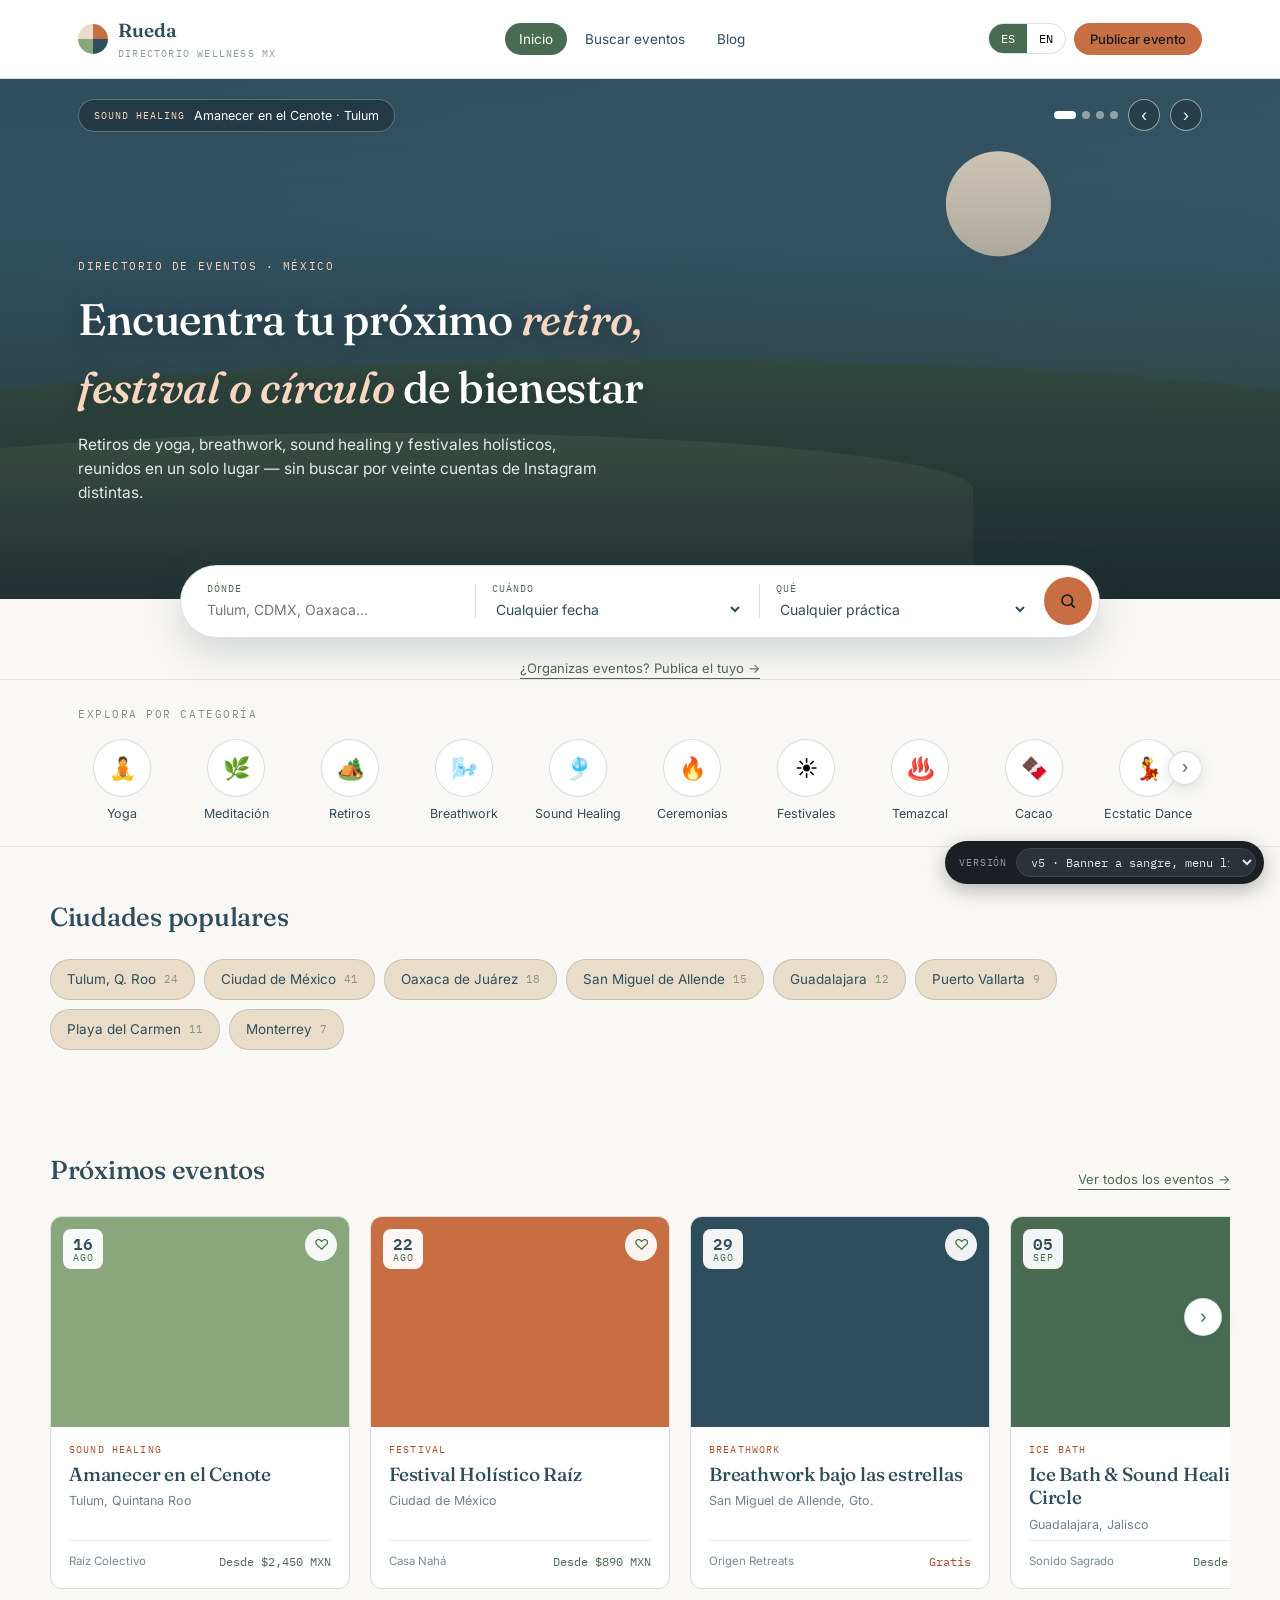
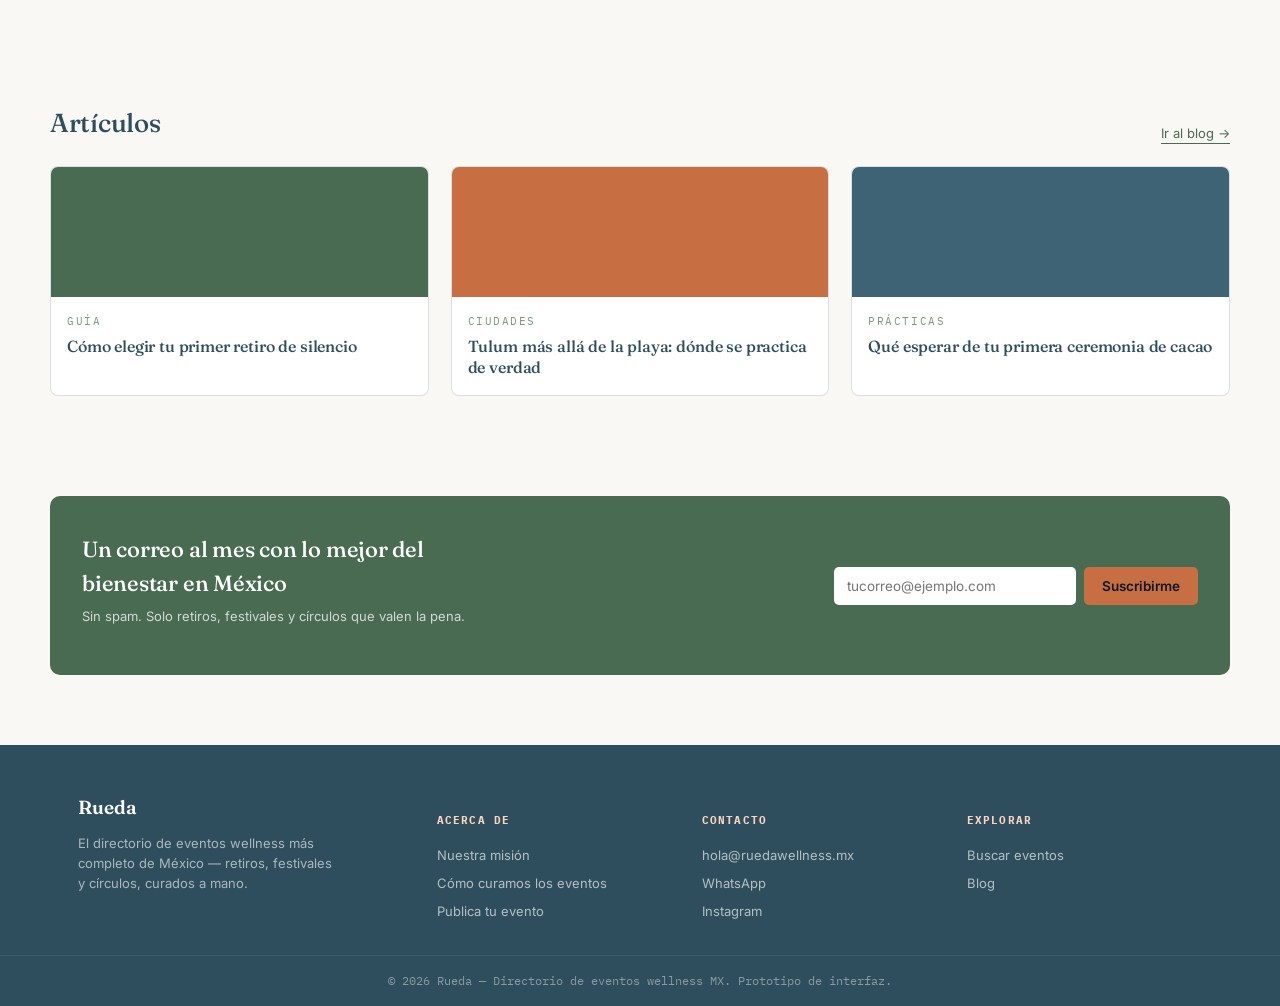
<file: prototipos/v3-final/versiones/v5.html>
<!DOCTYPE html>
<html lang="es-MX">
<head>
<meta charset="UTF-8">
<meta name="viewport" content="width=device-width, initial-scale=1.0">
<title>Rueda — Prototipo final (directorio + estructura Eventbrite)</title>
<link rel="preconnect" href="https://fonts.googleapis.com">
<link href="https://fonts.googleapis.com/css2?family=Fraunces:ital,opsz,wght@0,9..144,400;0,9..144,500;0,9..144,600;1,9..144,500&family=Inter:wght@400;500;600;700&family=IBM+Plex+Mono:wght@400;500&display=swap" rel="stylesheet">
<style>
  :root{
    /* ---- La paleta, los seis tal cual ---- */
    --fondo:#FAF8F4;        /* Fondo         */
    --verde:#496B52;        /* Verde         */
    --verde-claro:#89A67D;  /* Verde claro   */
    --arena:#E9DDC9;        /* Arena         */
    --terracota:#C76E43;    /* Terracota     */
    --petroleo:#2F4E5D;     /* Azul petroleo */

    /* ---- Derivados ----
       Cada uno existe por un motivo concreto, casi siempre de legibilidad. */

    /* El fondo ya no es blanco puro, asi que las tarjetas se despegan subiendo
       hacia el blanco en vez de bajando hacia el gris. */
    --blanco:#FFFFFF;
    /* Arena a plena saturacion como fondo de fila al pasar el raton pesa
       demasiado; esta version aclarada marca el hover sin gritar. */
    --arena-suave:#F4EDE1;
    /* Las tarjetas del panel admin, sobre el fondo petroleo. */
    --petroleo-suave:#3E6375;

    /* Terracota tiene un problema de contraste en las dos direcciones, y por
       eso necesita tres variantes:
       · como fondo de boton funciona, pero el texto encima tiene que ser casi
         negro (--tinta-boton): con blanco da 3.6:1 y no llega a AA;
       · como texto sobre blanco da 3.6:1, tampoco llega → --terracota-texto;
       · como texto sobre los fondos oscuros (hero, footer, admin) da 2.4:1,
         que es peor → --terracota-palida. */
    --terracota-viva:#D4805A;   /* hover del boton: aclara en vez de oscurecer,
                                   porque oscurecer hunde el contraste del texto */
    --terracota-texto:#A0522D;  /* terracota legible sobre fondo claro   5.6:1 */
    --terracota-palida:#F8D6C0; /* terracota legible sobre fondo oscuro  4.8:1 */
    --tinta-boton:#0F1A21;      /* texto sobre terracota, los dos estados      */

    /* ---- Roles ----
       Los nombres vienen del diseño original y los usan ~400 reglas mas abajo.
       Cambiar la paleta es reasignar aqui, no tocar cada regla. */
    --ink:var(--petroleo);
    --jungle:var(--verde);
    --jungle-deep:var(--petroleo);
    --stone:var(--fondo);
    --paper:var(--blanco);
    --marigold:var(--terracota);
    --marigold-deep:var(--terracota-viva);
    --clay:var(--verde);
    --line: rgba(47,78,93,0.18);
    --line-soft: rgba(47,78,93,0.10);
    --radius: 3px;
  }
  *{box-sizing:border-box;}
  html{scroll-behavior:smooth;}
  body{
    margin:0; background:var(--stone); color:var(--ink);
    font-family:'Inter',sans-serif; font-size:15px; line-height:1.55;
    -webkit-font-smoothing:antialiased;
  }
  h1,h2,h3,h4{font-family:'Fraunces',serif; font-weight:500; margin:0; letter-spacing:-0.01em;}
  a{color:inherit; text-decoration:none;}
  button{font-family:inherit; cursor:pointer;}
  input,select,textarea{font-family:inherit; font-size:14px;}
  :focus-visible{outline:2px solid var(--marigold-deep); outline-offset:2px;}
  .mono{font-family:'IBM Plex Mono',monospace; letter-spacing:0.02em;}
  .eyebrow{font-family:'IBM Plex Mono',monospace; font-size:11px; letter-spacing:0.14em; text-transform:uppercase; color:var(--jungle); opacity:0.7;}
  .wrap{max-width:1180px; margin:0 auto; padding:0 28px;}
  @media(max-width:640px){.wrap{padding:0 18px;}}

  /* ---------- topbar ---------- */
  .topbar{
    position:sticky; top:0; z-index:40; background:var(--paper);
    border-bottom:1px solid var(--line);
  }
  .topbar-inner{display:flex; align-items:center; justify-content:space-between; padding:16px 28px; max-width:1180px; margin:0 auto;}
  .logo{display:flex; align-items:center; gap:10px;}
  /* La marca es una rueda de cuatro cuartos: es el sitio donde la paleta se
     presenta entera, asi que lleva los cuatro colores con caracter propio en
     vez de dos tonos del mismo caramelo. */
  .logo-mark{width:30px; height:30px; border-radius:50%; background:conic-gradient(var(--terracota) 0deg 90deg, var(--petroleo) 90deg 180deg, var(--verde-claro) 180deg 270deg, var(--arena) 270deg 360deg); flex-shrink:0;}
  .logo-text{font-family:'Fraunces',serif; font-weight:600; font-size:19px;}
  .logo-text small{display:block; font-family:'IBM Plex Mono',monospace; font-weight:400; font-size:10px; letter-spacing:0.12em; text-transform:uppercase; color:var(--jungle); opacity:0.65; margin-top:1px;}
  nav.mainnav{display:flex; align-items:center; gap:4px;}
  nav.mainnav button{
    background:none; border:none; padding:8px 14px; font-size:13.5px; color:var(--ink);
    border-radius:20px; transition:background .15s;
  }
  nav.mainnav button:hover{background:var(--line-soft);}
  nav.mainnav button.active{background:var(--jungle); color:var(--paper);}
  /* .admin-toggle se fue con el boton de «Panel admin» del menu publico. */
  .navburger{display:none; background:none;border:none;padding:6px;}
  .navburger span{display:block; width:20px; height:2px; background:var(--ink); margin:4px 0;}
  @media(max-width:900px){
    nav.mainnav{position:fixed; top:64px; left:0; right:0; background:var(--paper); flex-direction:column; align-items:stretch; padding:8px 18px 16px; border-bottom:1px solid var(--line); display:none; gap:2px;}
    nav.mainnav.open{display:flex;}
    nav.mainnav button{text-align:left;}
    .navburger{display:block;}
  }

  /* ---------- views ---------- */
  .view{display:none;}
  .view.active{display:block;}

  /* ---------- hero: banner ----------
     El hero deja de ser una franja de color a sangre y pasa a ser una caja con
     esquinas redondeadas y aire a los lados, con la pastilla de busqueda
     montada sobre su borde inferior. Ese solape es lo que hace reconocible el
     patron: sin el, es un banner cualquiera con un buscador debajo. */
  .hero{padding:0;}
  .hero-inner{position:relative; max-width:1180px; margin:0 auto; padding:0 28px;}

  /* Banner a sangre: ocupa todo el ancho de la ventana, sin esquinas ni
     margenes. Al perder el redondeo pierde tambien la sombra —una sombra en un
     bloque que llega a los bordes no cae sobre nada—. El titulo sigue alineado
     con el resto de la pagina gracias a .hero-content, que si esta limitado. */
  .hero-banner{
    position:relative; overflow:hidden;
    min-height:520px; display:flex; align-items:flex-end;
  }
  @media(max-width:900px){ .hero-banner{min-height:440px;} }
  @media(max-width:640px){ .hero-banner{min-height:400px;} }

  /* Carrusel: las diapositivas se apilan y se cruzan por opacidad. No se
     desplazan lateralmente a proposito — un desplazamiento obliga a medir
     anchos y se rompe en cuanto el banner cambia de tamaño; el fundido no
     depende de la geometria. */
  .carrusel{position:absolute; inset:0;}
  .slide{position:absolute; inset:0; opacity:0; transition:opacity .6s ease;}
  .slide.activa{opacity:1;}

  /* Etiqueta de la diapositiva: nombra lo que se esta viendo. Va arriba a la
     izquierda porque abajo esta el titulo y el centro lo tapa la pastilla. */
  /* En un banner a sangre, pegar los controles al borde de la ventana los deja
     lejisimos del contenido en pantallas anchas. max() los engancha a la misma
     columna que el titulo cuando hay sitio, y a 28px del borde cuando no. */
  .slide-chip{
    position:absolute; top:20px; left:max(28px, calc((100% - 1180px) / 2 + 28px)); z-index:2;
    display:inline-flex; align-items:center; gap:9px; max-width:calc(100% - 200px);
    background:rgba(21,33,40,.45); border:1px solid rgba(255,255,255,.28);
    color:#fff; border-radius:999px; padding:6px 15px; font-size:12.5px;
    backdrop-filter:blur(3px);
  }
  .slide-chip .cat{
    font-family:'IBM Plex Mono',monospace; font-size:10px; letter-spacing:.1em;
    text-transform:uppercase; color:var(--terracota-palida);
  }
  @media(max-width:640px){
    .slide-chip{max-width:calc(100% - 40px); font-size:11.5px; top:14px; left:14px;}
    .slide-chip .cat{display:none;}
  }

  /* Controles arriba a la derecha, la unica esquina que queda libre. */
  .cctrl{position:absolute; top:20px; right:max(28px, calc((100% - 1180px) / 2 + 28px)); z-index:4; display:flex; align-items:center; gap:10px;}
  .cdots{display:flex; align-items:center; gap:6px;}
  .cdots button{
    width:8px; height:8px; padding:0; border:none; border-radius:50%;
    background:rgba(255,255,255,.45); transition:width .2s, background .2s;
  }
  .cdots button[aria-current="true"]{background:#fff; width:22px; border-radius:999px;}
  .cnav{
    width:32px; height:32px; border-radius:50%; border:1px solid rgba(255,255,255,.5);
    background:rgba(21,33,40,.38); color:#fff; font-size:16px; line-height:1;
    display:flex; align-items:center; justify-content:center;
  }
  .cnav:hover{background:rgba(21,33,40,.65);}
  .cctrl :focus-visible{outline:2px solid #fff; outline-offset:2px;}

  /* Pseudo-imagen: la fotografia todavia no existe, asi que cada escena se
     compone con gradientes —cielo, sol, dos lineas de colinas—. Cuando haya
     foto real basta con cambiar el background de cada .mN por la imagen. */
  .hero-media{position:absolute; inset:0;}
  .m1{background:
      radial-gradient(circle at 78% 24%, rgba(233,221,201,.95) 0 52px, rgba(233,221,201,0) 53px),
      linear-gradient(178deg, #2F4E5D 0%, #3E6375 44%, #547B6A 72%, #496B52 100%);}
  .m2{background:linear-gradient(176deg, #3E6375 0%, #496B52 46%, #35513C 100%);}
  .m3{background:
      radial-gradient(circle at 24% 30%, rgba(199,110,67,.9) 0 66px, rgba(199,110,67,0) 67px),
      linear-gradient(180deg, #E9DDC9 0%, #C76E43 40%, #2F4E5D 100%);}
  .m4{background:linear-gradient(180deg, #2F4E5D 0%, #547B6A 58%, #89A67D 100%);}
  .hero-media::before{
    content:""; position:absolute; left:-8%; right:-8%; bottom:0; height:46%;
    background:var(--verde); border-radius:50% 50% 0 0 / 26% 26% 0 0; opacity:.92;
  }
  .hero-media::after{
    content:""; position:absolute; left:-14%; right:24%; bottom:0; height:32%;
    background:var(--verde-claro); border-radius:50% 50% 0 0 / 34% 34% 0 0; opacity:.55;
  }

  /* Velo oscuro de abajo hacia arriba. No es decoracion: sin el, el titulo
     blanco cae sobre el verde claro de las colinas y se queda en 2.6:1. */
  .hero-scrim{
    position:absolute; inset:0;
    background:linear-gradient(to top, rgba(21,33,40,.86) 0%, rgba(21,33,40,.58) 34%, rgba(21,33,40,.20) 72%, rgba(21,33,40,0) 100%);
  }

  /* Limitado y centrado para que el titulo caiga sobre la misma columna que el
     resto de la pagina, aunque el banner llegue a los bordes de la ventana. */
  .hero-content{
    position:relative; z-index:3; width:100%; max-width:1180px;
    margin:0 auto; padding:40px 28px 78px;
  }
  .hero-content .eyebrow, .hero-content h1, .hero-content p.sub{max-width:680px;}
  @media(max-width:640px){ .hero-content{padding:26px 18px 56px;} }
  .hero .eyebrow{color:var(--terracota-palida); opacity:1;}
  .hero h1{font-size:44px; margin-top:10px; color:#fff; text-shadow:0 2px 18px rgba(21,33,40,.4);}
  .hero h1 em{font-style:italic; color:var(--terracota-palida);}
  .hero p.sub{max-width:520px; color:rgba(255,255,255,0.88); margin-top:12px; font-size:15.5px;}
  @media(max-width:640px){.hero h1{font-size:30px;}}

  /* Pastilla de busqueda segmentada: tres campos separados por linea fina y un
     boton circular. Va fuera de .hero-banner —que recorta por overflow— y sube
     con margin negativo para montarse encima. */
  .buscador{
    position:relative; z-index:2; margin:-34px auto 0; max-width:920px;
    background:var(--paper); border:1px solid var(--line); border-radius:999px;
    display:flex; align-items:center; padding:7px 7px 7px 10px;
    box-shadow:0 14px 38px rgba(47,78,93,0.20);
  }
  .bcampo{flex:1 1 0; min-width:0; padding:8px 16px; border-radius:999px;}
  .bcampo:hover{background:var(--arena-suave);}
  .bcampo label{
    display:block; font-family:'IBM Plex Mono',monospace; font-size:10px;
    letter-spacing:.1em; text-transform:uppercase; color:var(--jungle); margin-bottom:2px;
  }
  .bcampo input, .bcampo select{
    width:100%; border:none; background:none; padding:0; font-size:14px; color:var(--ink);
  }
  .bcampo input:focus, .bcampo select:focus{outline:none;}
  .bsep{width:1px; height:34px; background:var(--line); flex-shrink:0;}
  .buscador button{
    flex-shrink:0; width:48px; height:48px; border-radius:50%; border:none;
    background:var(--marigold); color:var(--tinta-boton);
    display:flex; align-items:center; justify-content:center;
  }
  .buscador button:hover{background:var(--marigold-deep);}
  /* En movil la pastilla se rompe en filas: tres campos de 90px de ancho no se
     pueden rellenar, y el circulo del boton deja de tener sentido. */
  @media(max-width:760px){
    .buscador{flex-wrap:wrap; border-radius:18px; margin-top:-26px; padding:8px;}
    .bcampo{flex:1 1 100%;}
    .bcampo + .bcampo{border-top:1px solid var(--line-soft);}
    .bsep{display:none;}
    .buscador button{width:100%; height:44px; border-radius:999px; margin-top:6px;}
  }

  /* ---------- explorar por categoria: menu lineal ----------
     Sustituye a la rueda del bienestar. La rueda tenia tres problemas: solo
     cabian ocho categorias de las trece, obligaba a mantener una version
     distinta en movil (los chips) porque un circulo de 520px no entra en una
     pantalla estrecha, y el tabulador la recorria en un orden que no coincidia
     con lo que se veia. Una fila que se desplaza acepta las trece, es la misma
     en cualquier ancho y se tabula en el orden en que se lee. */
  .catbar{
    background:var(--stone); border-top:1px solid var(--line-soft);
    border-bottom:1px solid var(--line-soft); padding:26px 0 22px;
  }
  .catbar-inner{max-width:1180px; margin:0 auto; padding:0 28px;}
  @media(max-width:640px){ .catbar-inner{padding:0 18px;} }
  .catbar .eyebrow{margin-bottom:16px; display:block;}
  .catrail-wrap{position:relative;}
  .catrail{
    display:flex; gap:26px; overflow-x:auto; scroll-behavior:smooth;
    scroll-snap-type:x proximity; padding-bottom:2px;
    scrollbar-width:none; -ms-overflow-style:none;
  }
  .catrail::-webkit-scrollbar{display:none;}
  .catitem{
    flex:0 0 auto; width:88px; background:none; border:none; padding:0;
    display:flex; flex-direction:column; align-items:center; gap:9px; scroll-snap-align:start;
  }
  .catitem .ic{
    width:58px; height:58px; border-radius:50%; border:1px solid var(--line);
    background:var(--paper); display:flex; align-items:center; justify-content:center;
    font-size:22px; transition:background .15s, border-color .15s, transform .15s;
  }
  .catitem:hover .ic{background:var(--arena); border-color:var(--jungle); transform:translateY(-2px);}
  .catitem .lbl{font-size:12.5px; color:var(--ink); text-align:center; line-height:1.25;}
  /* A la altura del circulo, no del bloque entero: si se centra con el texto
     incluido queda descolgada respecto a la fila de iconos. */
  .catnext{
    position:absolute; right:0; top:29px; transform:translateY(-50%);
    width:34px; height:34px; border-radius:50%; border:1px solid var(--line);
    background:var(--paper); color:var(--jungle); font-size:17px; line-height:1;
    display:flex; align-items:center; justify-content:center;
    box-shadow:0 4px 14px rgba(47,78,93,.14);
  }
  .catnext:hover{background:var(--arena);}

  /* ---------- proximos eventos: tarjetas en carril ---------- */
  .evrail-wrap{position:relative;}
  .evrail{
    display:flex; gap:20px; overflow-x:auto; scroll-behavior:smooth;
    scroll-snap-type:x proximity; padding:4px 2px 14px;
    scrollbar-width:none; -ms-overflow-style:none;
  }
  .evrail::-webkit-scrollbar{display:none;}
  .ev-card{
    flex:0 0 300px; scroll-snap-align:start; background:var(--paper);
    border:1px solid var(--line); border-radius:12px; overflow:hidden;
    display:flex; flex-direction:column; cursor:pointer;
    transition:transform .15s, box-shadow .15s;
  }
  /* En movil la tarjeta no llena el ancho: el borde de la siguiente asomando
     es lo que delata que la fila se desplaza. */
  @media(max-width:640px){ .ev-card{flex-basis:82%;} }
  .ev-card:hover{transform:translateY(-3px); box-shadow:0 16px 32px rgba(47,78,93,.14);}
  .ev-img{position:relative; height:210px; background-size:cover; background-position:center;}
  .ev-date{
    position:absolute; top:12px; left:12px; background:rgba(255,255,255,.94);
    border-radius:8px; padding:6px 10px 5px; text-align:center;
    font-family:'IBM Plex Mono',monospace; line-height:1.15;
  }
  .ev-date .d{display:block; font-size:16px; font-weight:600; color:var(--ink);}
  .ev-date .m{display:block; font-size:9.5px; letter-spacing:.08em; color:var(--jungle);}
  .ev-fav{
    position:absolute; top:12px; right:12px; width:32px; height:32px; border-radius:50%;
    border:none; background:rgba(255,255,255,.92); color:var(--jungle); font-size:15px;
    display:flex; align-items:center; justify-content:center;
  }
  .ev-fav:hover{background:#fff;}
  .ev-body{padding:16px 18px 18px; display:flex; flex-direction:column; gap:5px; flex:1;}
  .ev-cat{
    font-family:'IBM Plex Mono',monospace; font-size:9.5px; letter-spacing:.12em;
    text-transform:uppercase; color:var(--terracota-texto);
  }
  .ev-body h3{font-size:19px; line-height:1.25;}
  .ev-loc{font-size:12.5px; color:var(--ink); opacity:.7;}
  .ev-foot{
    margin-top:auto; padding-top:12px; border-top:1px solid var(--line-soft);
    display:flex; justify-content:space-between; align-items:center; gap:10px; font-size:11.5px;
  }
  .ev-org{color:var(--ink); opacity:.65; overflow:hidden; text-overflow:ellipsis; white-space:nowrap;}
  .ev-price{font-family:'IBM Plex Mono',monospace; color:var(--jungle); white-space:nowrap;}
  .ev-price.free{color:var(--terracota-texto);}
  .evnext{
    position:absolute; right:8px; top:86px;
    width:38px; height:38px; border-radius:50%; border:1px solid var(--line);
    background:var(--paper); color:var(--jungle); font-size:18px; line-height:1;
    display:flex; align-items:center; justify-content:center; z-index:2;
    box-shadow:0 5px 16px rgba(47,78,93,.18);
  }
  .evnext:hover{background:var(--arena);}

  /* ---------- section shells ---------- */
  section.block{padding:50px 0;}
  .block-head{display:flex; align-items:flex-end; justify-content:space-between; margin-bottom:22px; gap:16px; flex-wrap:wrap;}
  .block-head h2{font-size:26px;}
  .block-head a.more{font-size:13px; color:var(--jungle); border-bottom:1px solid var(--jungle); flex-shrink:0;}

  /* ---------- chips (ciudades) ---------- */
  .chiprow{display:flex; flex-wrap:wrap; gap:9px;}
  .chiprow .chip{background:var(--arena); border:1px solid var(--line); padding:9px 16px; border-radius:20px; font-size:13.5px; display:flex; align-items:center; gap:8px;}
  .chiprow .chip .n{font-family:'IBM Plex Mono',monospace; font-size:11px; color:var(--jungle); opacity:0.6;}
  .chiprow .chip:hover{border-color:var(--jungle);}

  /* ---------- event cards ---------- */
  .grid-events{display:grid; grid-template-columns:repeat(3,1fr); gap:20px;}
  @media(max-width:900px){.grid-events{grid-template-columns:repeat(2,1fr);}}
  @media(max-width:640px){.grid-events{grid-template-columns:1fr;}}
  .card-event{background:var(--paper); border:1px solid var(--line); border-radius:8px; overflow:hidden; display:flex; flex-direction:column; transition:transform .15s, box-shadow .15s; cursor:pointer;}
  .card-event:hover{transform:translateY(-3px); box-shadow:0 14px 28px rgba(47,78,93,0.16);}
  .card-img{height:150px; position:relative; background-size:cover; background-position:center;}
  .card-img .cat-tag{position:absolute; top:10px; left:10px; background:rgba(255,255,255,0.92); color:var(--jungle-deep); font-size:10.5px; padding:4px 9px; border-radius:20px; font-family:'IBM Plex Mono',monospace; letter-spacing:0.05em; text-transform:uppercase;}
  .card-img .fav{position:absolute; top:10px; right:10px; width:28px; height:28px; border-radius:50%; background:rgba(47,78,93,0.55); color:#fff; border:none; display:flex; align-items:center; justify-content:center; font-size:14px;}
  .card-body{padding:14px 16px 16px; display:flex; flex-direction:column; gap:6px; flex:1;}
  .card-date{font-family:'IBM Plex Mono',monospace; font-size:11px; color:var(--clay); letter-spacing:0.04em;}
  .card-body h3{font-size:16.5px; line-height:1.3;}
  .card-city{font-size:12.5px; color:var(--ink); opacity:0.65;}
  .card-foot{margin-top:auto; padding-top:10px; border-top:1px solid var(--line-soft); display:flex; justify-content:space-between; align-items:center;}
  .price{font-family:'IBM Plex Mono',monospace; font-size:13px; font-weight:500;}
  .price.free{color:var(--jungle);}

  /* proximos eventos - filas */
  /* La lista de filas (.rowlist / .datebadge / .rowmeta) se fue con el cambio a
     tarjetas en carril: era el unico sitio que la usaba. */

  /* ---------- newsletter ---------- */
  .newsletter{background:var(--jungle); color:var(--paper); border-radius:10px; padding:36px 32px; display:flex; align-items:center; justify-content:space-between; gap:24px; flex-wrap:wrap;}
  .newsletter h3{font-size:22px; color:var(--paper); max-width:360px;}
  .newsletter p{font-size:13px; opacity:0.75; margin-top:6px;}
  .nform{display:flex; gap:8px; flex:1; min-width:260px; max-width:400px;}
  .nform input{flex:1; border:none; border-radius:5px; padding:11px 13px; font-size:13.5px;}
  .nform button{background:var(--marigold); border:none; color:var(--tinta-boton); font-weight:600; border-radius:5px; padding:0 18px; font-size:13.5px;}
  .nform button:hover{background:var(--marigold-deep);}
  .toast{font-size:12.5px; color:var(--terracota-palida); margin-top:8px; display:none;}
  .toast.show{display:block;}

  /* ---------- resultados / filtros ---------- */
  .results-layout{display:grid; grid-template-columns:230px 1fr; gap:32px; align-items:flex-start;}
  @media(max-width:820px){.results-layout{grid-template-columns:1fr;}}
  .filters{background:var(--paper); border:1px solid var(--line); border-radius:8px; padding:20px;}
  .filters h4{font-size:11px; text-transform:uppercase; letter-spacing:0.1em; font-family:'IBM Plex Mono',monospace; color:var(--jungle); margin:18px 0 8px;}
  .filters h4:first-child{margin-top:0;}
  .filters select{width:100%; padding:9px 10px; border:1px solid var(--line); border-radius:5px; background:var(--arena);}
  .checklist label{display:flex; align-items:center; gap:8px; font-size:13px; padding:4px 0;}
  .results-head{display:flex; justify-content:space-between; align-items:center; margin-bottom:16px; flex-wrap:wrap; gap:10px;}
  .results-head .count{font-size:13px; opacity:0.65;}
  .results-grid{display:grid; grid-template-columns:repeat(2,1fr); gap:18px;}
  @media(max-width:1000px){.results-grid{grid-template-columns:1fr;}}
  .sortsel{border:1px solid var(--line); background:var(--paper); border-radius:5px; padding:7px 10px; font-size:13px;}

  /* ---------- evento detalle ---------- */
  .evento-top{display:grid; grid-template-columns:1.15fr 0.85fr; gap:28px;}
  @media(max-width:900px){.evento-top{grid-template-columns:1fr;}}
  .gallery{display:grid; grid-template-columns:1.4fr 1fr; grid-template-rows:1fr 1fr; gap:8px; height:340px; border-radius:8px; overflow:hidden;}
  .gallery > div{background-size:cover; background-position:center;}
  .gallery > div:first-child{grid-row:1/3;}
  .evento-meta-box{background:var(--paper); border:1px solid var(--line); border-radius:8px; padding:22px;}
  .evento-meta-box .cat-tag{display:inline-block; background:var(--arena); font-size:11px; padding:4px 10px; border-radius:20px; font-family:'IBM Plex Mono',monospace; text-transform:uppercase; letter-spacing:0.05em; color:var(--jungle); margin-bottom:12px;}
  .evento-meta-box h1{font-size:26px; margin-bottom:14px;}
  .metaline{display:flex; gap:10px; font-size:13.5px; padding:8px 0; border-top:1px solid var(--line-soft);}
  .metaline .k{width:78px; flex-shrink:0; opacity:0.55; font-family:'IBM Plex Mono',monospace; font-size:11px; text-transform:uppercase; letter-spacing:.05em; padding-top:2px;}
  .price-big{font-family:'IBM Plex Mono',monospace; font-size:22px; margin:14px 0 4px;}
  .btn-primary{display:block; text-align:center; width:100%; background:var(--marigold); color:var(--tinta-boton); border:none; padding:14px; border-radius:6px; font-weight:600; font-size:14.5px; margin-top:14px;}
  .btn-primary:hover{background:var(--marigold-deep);}
  .socialrow{display:flex; gap:8px; margin-top:14px;}
  .socialrow a{width:34px; height:34px; border-radius:50%; border:1px solid var(--line); display:flex; align-items:center; justify-content:center; font-size:14px;}
  .socialrow a:hover{background:var(--jungle); color:var(--paper); border-color:var(--jungle);}

  .evento-body{margin-top:32px; display:grid; grid-template-columns:1.15fr 0.85fr; gap:28px;}
  @media(max-width:900px){.evento-body{grid-template-columns:1fr;}}
  .desc h3{font-size:18px; margin-bottom:10px;}
  .desc p{font-size:14.5px; opacity:0.85; margin-bottom:14px;}
  .infolist{list-style:none; padding:0; margin:0; display:grid; grid-template-columns:1fr 1fr; gap:8px 18px; font-size:13px;}
  .infolist li{display:flex; justify-content:space-between; border-bottom:1px dashed var(--line); padding-bottom:6px;}
  .infolist li span:first-child{opacity:0.55;}
  .mapbox{height:220px; border-radius:8px; border:1px solid var(--line); background:
      repeating-linear-gradient(45deg, var(--blanco) 0 10px, var(--arena) 10px 20px);
    display:flex; align-items:center; justify-content:center; font-family:'IBM Plex Mono',monospace; font-size:11px; color:var(--jungle); text-align:center; padding:16px; margin-top:16px;}
  .orgcard{background:var(--paper); border:1px solid var(--line); border-radius:8px; padding:18px; display:flex; gap:14px; align-items:center; margin-top:16px; cursor:pointer;}
  .orgcard:hover{border-color:var(--jungle);}
  .avatar{width:52px; height:52px; border-radius:50%; background-size:cover; background-position:center; flex-shrink:0;}
  .orgcard .oname{font-size:14.5px; font-weight:600; font-family:'Fraunces',serif;}
  .orgcard .osub{font-size:12px; opacity:0.6;}

  /* ---------- organizador ---------- */
  .org-hero{display:flex; gap:22px; align-items:center; flex-wrap:wrap; padding:44px 0 8px;}
  .org-hero .avatar{width:96px; height:96px;}
  .org-hero h1{font-size:28px;}
  .org-hero .desc-sm{font-size:13.5px; opacity:0.7; max-width:520px; margin-top:8px;}

  /* ---------- blog ---------- */
  .grid-blog{display:grid; grid-template-columns:repeat(3,1fr); gap:22px;}
  @media(max-width:900px){.grid-blog{grid-template-columns:1fr;}}
  .card-blog{background:var(--paper); border:1px solid var(--line); border-radius:8px; overflow:hidden;}
  .card-blog .b-img{height:130px; background-size:cover; background-position:center;}
  .card-blog .b-body{padding:16px;}
  .card-blog .eyebrow{margin-bottom:6px;}
  .card-blog h3{font-size:16px; line-height:1.35;}
  .evergreen-note{margin-top:30px; border-left:3px solid var(--marigold); padding:14px 18px; background:var(--paper); font-size:13px; opacity:0.85; border-radius:0 6px 6px 0;}

  /* ---------- footer ---------- */
  footer{background:var(--jungle-deep); color:rgba(255,255,255,0.85); margin-top:20px;}
  .foot-inner{max-width:1180px; margin:0 auto; padding:48px 28px 30px; display:grid; grid-template-columns:1.4fr 1fr 1fr 1fr; gap:30px;}
  @media(max-width:760px){.foot-inner{grid-template-columns:1fr 1fr;}}
  footer h5{font-family:'IBM Plex Mono',monospace; font-size:11px; text-transform:uppercase; letter-spacing:0.1em; color:var(--terracota-palida); margin-bottom:12px;}
  footer a{display:block; font-size:13px; padding:4px 0; opacity:0.75;}
  footer a:hover{opacity:1;}
  .foot-bottom{border-top:1px solid rgba(255,255,255,0.12); text-align:center; font-size:11.5px; opacity:0.5; padding:16px; font-family:'IBM Plex Mono',monospace;}

  /* ---------- ADMIN ---------- */
  .admin-shell{background:var(--ink); min-height:100vh; padding-bottom:60px;}
  .admin-header{padding:26px 0 6px;}
  .admin-header .eyebrow{color:var(--terracota-palida);}
  .admin-header h1{color:var(--paper); font-size:26px; margin-top:6px;}
  .stat-grid{display:grid; grid-template-columns:repeat(5,1fr); gap:14px; margin:26px 0 36px;}
  @media(max-width:900px){.stat-grid{grid-template-columns:repeat(2,1fr);}}
  .stat-card{background:var(--petroleo-suave); border:1px solid rgba(255,255,255,0.08); border-radius:8px; padding:16px;}
  .stat-card .num{font-family:'Fraunces',serif; font-size:26px; color:var(--terracota-palida);}
  .stat-card .lbl{font-size:11.5px; color:rgba(255,255,255,0.6); margin-top:4px; font-family:'IBM Plex Mono',monospace; text-transform:uppercase; letter-spacing:0.04em;}

  .admin-tabs{display:flex; gap:4px; border-bottom:1px solid rgba(255,255,255,0.12); margin-bottom:22px; overflow-x:auto;}
  .admin-tabs button{background:none; border:none; color:rgba(255,255,255,0.6); padding:11px 14px; font-size:13px; white-space:nowrap; border-bottom:2px solid transparent;}
  .admin-tabs button.active{color:var(--paper); border-bottom-color:var(--terracota-palida);}

  .admin-panel{display:none;}
  .admin-panel.active{display:block;}
  .panel-toolbar{display:flex; justify-content:space-between; align-items:center; margin-bottom:16px; gap:12px; flex-wrap:wrap;}
  .panel-toolbar input[type=text]{background:var(--petroleo-suave); border:1px solid rgba(255,255,255,0.14); color:var(--paper); padding:9px 12px; border-radius:5px; font-size:13px; min-width:220px;}
  .btn-add{background:var(--marigold); color:var(--tinta-boton); border:none; padding:10px 16px; border-radius:5px; font-size:13px; font-weight:600;}
  .btn-add:hover{background:var(--marigold-deep);}

  table.admtable{width:100%; border-collapse:collapse; background:var(--petroleo-suave); border-radius:8px; overflow:hidden; font-size:13px; color:var(--paper);}
  table.admtable th{text-align:left; font-family:'IBM Plex Mono',monospace; font-size:10.5px; text-transform:uppercase; letter-spacing:0.05em; color:rgba(255,255,255,0.5); padding:11px 14px; border-bottom:1px solid rgba(255,255,255,0.1);}
  table.admtable td{padding:11px 14px; border-bottom:1px solid rgba(255,255,255,0.06); vertical-align:middle;}
  table.admtable tr:last-child td{border-bottom:none;}
  .badge{font-family:'IBM Plex Mono',monospace; font-size:10.5px; padding:3px 9px; border-radius:20px; text-transform:uppercase; letter-spacing:0.04em;}
  .badge.on{background:rgba(199,110,67,0.20); color:var(--terracota-palida);}
  .badge.off{background:rgba(255,255,255,0.08); color:rgba(255,255,255,0.5);}
  .badge.star{background:rgba(233,221,201,0.18); color:var(--arena);}
  .actionbtn{background:none; border:1px solid rgba(255,255,255,0.16); color:rgba(255,255,255,0.75); font-size:11px; padding:5px 9px; border-radius:4px; margin-right:4px;}
  .actionbtn:hover{border-color:var(--terracota-palida); color:var(--terracota-palida);}

  .catchip-admin{display:inline-flex; align-items:center; gap:8px; background:var(--petroleo-suave); border:1px solid rgba(255,255,255,0.12); color:var(--paper); padding:8px 14px; border-radius:20px; font-size:12.5px; margin:0 8px 8px 0;}
  .catchip-admin .n{font-family:'IBM Plex Mono',monospace; opacity:0.5; font-size:11px;}

  .twocol-admin{display:grid; grid-template-columns:1fr 1fr; gap:22px;}
  @media(max-width:760px){.twocol-admin{grid-template-columns:1fr;}}
  .admin-card{background:var(--petroleo-suave); border:1px solid rgba(255,255,255,0.1); border-radius:8px; padding:18px; color:var(--paper);}
  .admin-card h4{font-family:'IBM Plex Mono',monospace; font-size:11px; text-transform:uppercase; letter-spacing:0.06em; color:rgba(255,255,255,0.55); margin-bottom:10px;}
  .admin-card ul{list-style:none; padding:0; margin:0;}
  .admin-card li{display:flex; justify-content:space-between; font-size:13px; padding:7px 0; border-bottom:1px solid rgba(255,255,255,0.06);}

  /* ---------- modal ---------- */
  .modal-overlay{position:fixed; inset:0; background:rgba(47,78,93,0.60); display:none; align-items:flex-start; justify-content:center; padding:40px 18px; overflow-y:auto; z-index:100;}
  .modal-overlay.open{display:flex;}
  .modal{background:var(--paper); width:100%; max-width:720px; border-radius:10px; padding:0; overflow:hidden;}
  .modal-head{display:flex; justify-content:space-between; align-items:center; padding:18px 22px; border-bottom:1px solid var(--line); position:sticky; top:0; background:var(--paper);}
  .modal-head h3{font-size:18px;}
  .modal-close{background:none; border:none; font-size:20px; line-height:1;}
  .modal-body{padding:22px;}
  .fgrid{display:grid; grid-template-columns:1fr 1fr; gap:14px;}
  @media(max-width:560px){.fgrid{grid-template-columns:1fr;}}
  .fgrid .full{grid-column:1/-1;}
  .field label{display:block; font-size:11.5px; font-family:'IBM Plex Mono',monospace; text-transform:uppercase; letter-spacing:0.04em; opacity:0.6; margin-bottom:5px;}
  .field input, .field select, .field textarea{width:100%; border:1px solid var(--line); background:var(--arena); border-radius:5px; padding:9px 10px; font-size:13px;}
  .field textarea{resize:vertical; min-height:64px;}
  .switchrow{display:flex; gap:18px; margin-top:4px; flex-wrap:wrap;}
  .switchrow label{display:flex; align-items:center; gap:7px; font-size:13px;}
  .modal-foot{padding:16px 22px; border-top:1px solid var(--line); display:flex; justify-content:flex-end; gap:10px;}
  .btn-ghost{background:none; border:1px solid var(--line); padding:10px 18px; border-radius:5px; font-size:13px;}
  .btn-save{background:var(--jungle); color:var(--paper); border:none; padding:10px 20px; border-radius:5px; font-size:13px; font-weight:600;}

  @media (prefers-reduced-motion: reduce){
    *{scroll-behavior:auto !important; transition:none !important;}
  }

  /* ---------- idioma + publicar evento (topbar) ---------- */
  .topbar-right{display:flex; align-items:center; gap:8px;}
  .langtoggle{display:flex; border:1px solid var(--line); border-radius:20px; overflow:hidden;}
  .langtoggle button{background:none; border:none; padding:7px 12px; font-size:12px; font-family:'IBM Plex Mono',monospace;}
  .langtoggle button.active{background:var(--jungle); color:var(--paper);}
  .btn-publish{background:var(--terracota); color:var(--tinta-boton); border:none; border-radius:20px; padding:8px 16px; font-size:13px; font-weight:500;}
  .btn-publish:hover{background:var(--terracota-viva);}
  /* Antes vivia dentro del hero oscuro y por eso era blanco. Ahora cae debajo
     de la pastilla, sobre el fondo claro: en blanco seria invisible. Va
     centrado porque la pastilla tambien lo esta. */
  .hero-actions{display:flex; align-items:center; justify-content:center; gap:16px; margin-top:20px; flex-wrap:wrap;}
  .hero-actions .ghostlink{font-size:13px; color:var(--jungle); border-bottom:1px solid var(--jungle);}
  .hero-actions .ghostlink:hover{color:var(--terracota-texto); border-bottom-color:var(--terracota-texto);}

  /* ---------- fuera de alcance ---------- */
  .scope-banner{background:#2A4453; border:1px dashed rgba(255,255,255,0.25); color:rgba(255,255,255,0.75); border-radius:8px; padding:16px 18px; font-size:12.5px; margin:26px 0;}
  .scope-banner b{color:var(--terracota-palida);}
  .scope-list{display:flex; flex-wrap:wrap; gap:6px 10px; margin-top:8px;}
  .scope-list span{opacity:0.65;}

  /* ---------- panel organizador ---------- */
  .org-login{max-width:380px; margin:70px auto; background:var(--paper); border:1px solid var(--line); border-radius:10px; padding:32px;}
  .org-login h2{font-size:22px; margin-bottom:6px;}
  .org-login p{font-size:13px; opacity:.65; margin-bottom:20px;}
  .org-login .field{margin-bottom:14px;}
  .org-login .field label{display:block; font-size:11.5px; font-family:'IBM Plex Mono',monospace; text-transform:uppercase; opacity:.6; margin-bottom:5px;}
  .org-login .field input{width:100%; border:1px solid var(--line); background:var(--arena); border-radius:5px; padding:10px 12px; font-size:13.5px;}
  .org-login .btn-primary{margin-top:6px;}
  .org-login .swap{text-align:center; font-size:12.5px; margin-top:16px; color:var(--jungle);}

  .op-shell{display:none;}
  .op-shell.active{display:block;}
  .op-header{display:flex; justify-content:space-between; align-items:center; padding:40px 0 6px; flex-wrap:wrap; gap:12px;}
  .op-header .who{display:flex; align-items:center; gap:12px;}
  .op-header .avatar{width:44px; height:44px; background-color:var(--verde);}
  .op-tabs{display:flex; gap:4px; border-bottom:1px solid var(--line); margin:24px 0 20px; overflow-x:auto;}
  .op-tabs button{background:none; border:none; padding:10px 14px; font-size:13px; color:var(--ink); opacity:.55; border-bottom:2px solid transparent; white-space:nowrap;}
  .op-tabs button.active{opacity:1; border-bottom-color:var(--terracota); font-weight:600;}
  .op-panel{display:none;}
  .op-panel.active{display:block;}
  .op-profile-form{max-width:520px;}

  /* ---------- relacionados / badges ---------- */
  .badge-pending{background:rgba(199,110,67,0.18); color:var(--marigold-deep); font-family:'IBM Plex Mono',monospace; font-size:10.5px; padding:3px 9px; border-radius:20px; text-transform:uppercase;}
  .results-heading{margin-bottom:6px;}
  .results-heading .eyebrow{margin-bottom:6px;}

  /* =========================================================
     FUSION v3 — lo que aporta el prototipo "rueda-eventbrite"
     al directorio: la caja de compra fija de la pagina de evento.

     La barra de filtros persistente, el otro patron que venia de v1, se
     elimino: el buscador del hero y los filtros de la vista de resultados
     cubren la busqueda sin ocupar una franja fija en todas las pantallas.
     ========================================================= */

  /* --topbar-h es la altura real del topbar (16px de padding x2 + 31px de
     contenido). Si cambia el padding del topbar hay que ajustarla o la caja
     sticky se mete debajo. */
  :root{ --topbar-h:63px; }

  /* Caja de compra fija en la pagina de evento.
     v2 ya tenia la caja con precio y CTA, pero se iba con el scroll: el visitante
     lee la descripcion larga y pierde de vista el boton. Sticky = el CTA sigue
     ahi cuando termina de convencerse. */
  .evento-top{align-items:start;}
  .evento-meta-box{
    position:sticky; top:calc(var(--topbar-h) + 16px);
  }
  /* Sticky con max-height evita que una caja mas alta que la ventana se corte
     por arriba y deje el boton inalcanzable. */
  @media(min-width:901px){
    .evento-meta-box{max-height:calc(100vh - var(--topbar-h) - 32px); overflow-y:auto;}
  }
  @media(max-width:900px){
    .evento-meta-box{position:static; max-height:none;}
  }
  .lowstock{font-size:11.5px; color:var(--terracota-texto); margin-top:8px; text-align:center;}

  /* (3) El grid de "Eventos destacados" del inicio se elimino: mostraba los
     mismos eventos que la lista de proximos, justo encima. El CSS del toggle
     tarjetas/lista se fue con el. .grid-events sigue en uso en resultados,
     organizador y eventos relacionados. */
</style>
</head>
<body>

<!-- ================= TOPBAR ================= -->
<div class="topbar">
  <div class="topbar-inner">
    <div class="logo">
      <div class="logo-mark"></div>
      <div class="logo-text">Rueda<small>Directorio wellness MX</small></div>
    </div>
    <nav class="mainnav" id="mainnav">
      <!-- «Organizadores» y «Panel admin» salen del menu publico. Las vistas
           siguen en el archivo: la del organizador se abre desde «Publicar
           evento» y desde la ficha de cada evento; la de admin queda sin enlace
           porque no es algo que un visitante deba encontrar navegando. -->
      <button data-view="inicio" class="active">Inicio</button>
      <button data-view="resultados" onclick="showResults('Buscar eventos','Todos los eventos')">Buscar eventos</button>
      <button data-view="blog">Blog</button>
    </nav>
    <div class="topbar-right">
      <div class="langtoggle" id="langToggle">
        <button data-lang="es" class="active">ES</button>
        <button data-lang="en">EN</button>
      </div>
      <button class="btn-publish" onclick="switchView('panel-organizador')">Publicar evento</button>
      <button class="navburger" id="burger" aria-label="Abrir menú"><span></span><span></span><span></span></button>
    </div>
  </div>
</div>

<!-- ================= INICIO ================= -->
<main id="view-inicio" class="view active">
  <section class="hero">
      <div class="hero-banner">
        <!-- Carrusel de escenas. Cada .hero-media es un marcador de posicion
             compuesto con gradientes; el dia que haya fotografia se cambia cada
             uno por un background-image y ni los controles ni el titulo se
             enteran.

             El titulo de la pagina NO rota: vive fuera de las diapositivas, al
             pie del banner. Solo cambian la imagen y la etiqueta de arriba a la
             izquierda, que nombra el evento que se esta viendo. Asi hay un
             unico h1 y el mensaje del sitio no depende de donde pare el giro. -->
        <div class="carrusel" id="carrusel">
          <div class="slide activa" aria-hidden="false">
            <div class="hero-media m1"></div>
            <div class="hero-scrim"></div>
            <div class="slide-chip"><span class="cat">Sound Healing</span> Amanecer en el Cenote · Tulum</div>
          </div>
          <div class="slide" aria-hidden="true">
            <div class="hero-media m2"></div>
            <div class="hero-scrim"></div>
            <div class="slide-chip"><span class="cat">Festival</span> Festival Holístico Raíz · CDMX</div>
          </div>
          <div class="slide" aria-hidden="true">
            <div class="hero-media m3"></div>
            <div class="hero-scrim"></div>
            <div class="slide-chip"><span class="cat">Breathwork</span> Bajo las estrellas · San Miguel</div>
          </div>
          <div class="slide" aria-hidden="true">
            <div class="hero-media m4"></div>
            <div class="hero-scrim"></div>
            <div class="slide-chip"><span class="cat">Retiro</span> Silencio Vipassana · Oaxaca</div>
          </div>
        </div>

        <div class="cctrl">
          <div class="cdots" id="cdots">
            <button type="button" aria-current="true"  aria-label="Ver imagen 1"></button>
            <button type="button" aria-current="false" aria-label="Ver imagen 2"></button>
            <button type="button" aria-current="false" aria-label="Ver imagen 3"></button>
            <button type="button" aria-current="false" aria-label="Ver imagen 4"></button>
          </div>
          <button type="button" class="cnav" id="cprev" aria-label="Imagen anterior">‹</button>
          <button type="button" class="cnav" id="cnext" aria-label="Imagen siguiente">›</button>
        </div>

        <div class="hero-content">
          <div class="eyebrow">Directorio de eventos · México</div>
          <h1>Encuentra tu próximo <em>retiro, festival o círculo</em> de bienestar</h1>
          <p class="sub">Retiros de yoga, breathwork, sound healing y festivales holísticos, reunidos en un solo lugar — sin buscar por veinte cuentas de Instagram distintas.</p>
        </div>
      </div>

    <div class="hero-inner">
      <form class="buscador" onsubmit="event.preventDefault(); switchView('resultados');">
        <div class="bcampo">
          <label for="bDonde">Dónde</label>
          <input id="bDonde" type="text" placeholder="Tulum, CDMX, Oaxaca…">
        </div>
        <div class="bsep" aria-hidden="true"></div>
        <div class="bcampo">
          <label for="bCuando">Cuándo</label>
          <select id="bCuando">
            <option>Cualquier fecha</option>
            <option>Este fin de semana</option>
            <option>Próximos 7 días</option>
            <option>Este mes</option>
          </select>
        </div>
        <div class="bsep" aria-hidden="true"></div>
        <div class="bcampo">
          <label for="bQue">Qué</label>
          <select id="bQue">
            <option>Cualquier práctica</option>
            <option>Yoga</option>
            <option>Meditación</option>
            <option>Breathwork</option>
            <option>Sound Healing</option>
            <option>Ice Bath</option>
            <option>Retiro</option>
            <option>Festival</option>
          </select>
        </div>
        <button type="submit" aria-label="Buscar eventos">
          <svg viewBox="0 0 24 24" width="18" height="18" aria-hidden="true" fill="none" stroke="currentColor" stroke-width="2.2" stroke-linecap="round"><circle cx="11" cy="11" r="7"/><path d="M20.2 20.2l-4-4"/></svg>
        </button>
      </form>

      <div class="hero-actions">
        <a href="#" class="ghostlink" onclick="switchView('panel-organizador'); return false;">¿Organizas eventos? Publica el tuyo →</a>
      </div>
    </div>
  </section>

  <!-- Los emoji son marcadores de posicion, igual que las imagenes: cuando haya
       un juego de iconos de linea se sustituye el contenido de .ic y nada mas
       cambia. -->
  <section class="catbar">
    <div class="catbar-inner">
      <span class="eyebrow">Explora por categoría</span>
      <div class="catrail-wrap">
        <div class="catrail" id="catrail">
          <button class="catitem" data-cat="Yoga"><span class="ic">🧘</span><span class="lbl">Yoga</span></button>
          <button class="catitem" data-cat="Meditación"><span class="ic">🌿</span><span class="lbl">Meditación</span></button>
          <button class="catitem" data-cat="Retiro"><span class="ic">🏕️</span><span class="lbl">Retiros</span></button>
          <button class="catitem" data-cat="Breathwork"><span class="ic">🌬️</span><span class="lbl">Breathwork</span></button>
          <button class="catitem" data-cat="Sound Healing"><span class="ic">🎐</span><span class="lbl">Sound Healing</span></button>
          <button class="catitem" data-cat="Ceremonia"><span class="ic">🔥</span><span class="lbl">Ceremonias</span></button>
          <button class="catitem" data-cat="Festival"><span class="ic">☀️</span><span class="lbl">Festivales</span></button>
          <button class="catitem" data-cat="Temazcal"><span class="ic">♨️</span><span class="lbl">Temazcal</span></button>
          <button class="catitem" data-cat="Cacao"><span class="ic">🍫</span><span class="lbl">Cacao</span></button>
          <button class="catitem" data-cat="Ecstatic Dance"><span class="ic">💃</span><span class="lbl">Ecstatic Dance</span></button>
          <button class="catitem" data-cat="Ice Bath"><span class="ic">🧊</span><span class="lbl">Ice Bath</span></button>
          <button class="catitem" data-cat="Pilates"><span class="ic">🌀</span><span class="lbl">Pilates</span></button>
          <button class="catitem" data-cat="Biohacking"><span class="ic">⚡</span><span class="lbl">Biohacking</span></button>
        </div>
        <button type="button" class="catnext" id="catnext" aria-label="Ver más categorías">›</button>
      </div>
    </div>
  </section>

  <section class="block wrap">
    <div class="block-head">
      <h2>Ciudades populares</h2>
    </div>
    <div class="chiprow">
      <div class="chip">Tulum, Q. Roo <span class="n">24</span></div>
      <div class="chip">Ciudad de México <span class="n">41</span></div>
      <div class="chip">Oaxaca de Juárez <span class="n">18</span></div>
      <div class="chip">San Miguel de Allende <span class="n">15</span></div>
      <div class="chip">Guadalajara <span class="n">12</span></div>
      <div class="chip">Puerto Vallarta <span class="n">9</span></div>
      <div class="chip">Playa del Carmen <span class="n">11</span></div>
      <div class="chip">Monterrey <span class="n">7</span></div>
    </div>
  </section>

  <!-- Proximos eventos en carril horizontal. La lista de filas anterior daba
       mas densidad, pero la tarjeta con imagen es lo que deja ver de que va
       cada evento antes de entrar — que es lo que se le pide a un directorio. -->
  <section class="block wrap">
    <div class="block-head">
      <h2>Próximos eventos</h2>
      <a class="more" href="#" onclick="switchView('resultados'); return false;">Ver todos los eventos →</a>
    </div>
    <div class="evrail-wrap">
      <div class="evrail" id="proximosRail"></div>
      <button type="button" class="evnext" id="evnext" aria-label="Ver más eventos">›</button>
    </div>
  </section>

  <section class="block wrap">
    <div class="block-head">
      <h2>Artículos</h2>
      <a class="more" href="#" onclick="switchView('blog'); return false;">Ir al blog →</a>
    </div>
    <div class="grid-blog">
      <article class="card-blog" onclick="switchView('blog')">
        <div class="b-img" style="background-color:#496B52;"></div>
        <div class="b-body">
          <div class="eyebrow">Guía</div>
          <h3>Cómo elegir tu primer retiro de silencio</h3>
        </div>
      </article>
      <article class="card-blog" onclick="switchView('blog')">
        <div class="b-img" style="background-color:#C76E43;"></div>
        <div class="b-body">
          <div class="eyebrow">Ciudades</div>
          <h3>Tulum más allá de la playa: dónde se practica de verdad</h3>
        </div>
      </article>
      <article class="card-blog" onclick="switchView('blog')">
        <div class="b-img" style="background-color:#3E6375;"></div>
        <div class="b-body">
          <div class="eyebrow">Prácticas</div>
          <h3>Qué esperar de tu primera ceremonia de cacao</h3>
        </div>
      </article>
    </div>
  </section>

  <section class="block wrap">
    <div class="newsletter">
      <div>
        <h3>Un correo al mes con lo mejor del bienestar en México</h3>
        <p>Sin spam. Solo retiros, festivales y círculos que valen la pena.</p>
      </div>
      <div>
        <form class="nform" onsubmit="showToast(this); return false;">
          <input type="email" required placeholder="tucorreo@ejemplo.com">
          <button type="submit">Suscribirme</button>
        </form>
        <div class="toast">✓ Gracias — revisa tu correo para confirmar.</div>
      </div>
    </div>
  </section>
</main>

<!-- ================= RESULTADOS ================= -->
<main id="view-resultados" class="view">
  <section class="wrap block">
    <div class="results-heading">
      <div class="eyebrow" id="resultsEyebrow">Buscar eventos</div>
      <div class="block-head"><h2 id="resultsTitle">Todos los eventos</h2></div>
    </div>
    <div class="results-layout">
      <aside class="filters">
        <h4>Estado</h4>
        <select><option>Todos los estados</option><option>Quintana Roo</option><option>Ciudad de México</option><option>Oaxaca</option><option>Jalisco</option><option>Guanajuato</option><option>Nuevo León</option></select>
        <h4>Ciudad</h4>
        <select><option>Todas las ciudades</option><option>Tulum</option><option>CDMX</option><option>Oaxaca de Juárez</option><option>Guadalajara</option><option>Puerto Vallarta</option><option>San Miguel de Allende</option><option>Playa del Carmen</option><option>Monterrey</option></select>
        <h4>Fecha</h4>
        <select><option>Cualquier fecha</option><option>Este fin de semana</option><option>Próximos 7 días</option><option>Este mes</option><option>Elegir rango…</option></select>
        <h4>Categoría</h4>
        <div class="checklist">
          <label><input type="checkbox" checked> Yoga</label>
          <label><input type="checkbox"> Meditación</label>
          <label><input type="checkbox"> Breathwork</label>
          <label><input type="checkbox"> Pilates</label>
          <label><input type="checkbox"> Retreat</label>
          <label><input type="checkbox"> Festival</label>
          <label><input type="checkbox"> Sound Healing</label>
          <label><input type="checkbox"> Ice Bath</label>
          <label><input type="checkbox"> Biohacking</label>
          <label><input type="checkbox"> Nutrición</label>
          <label><input type="checkbox"> Conferencia</label>
          <label><input type="checkbox"> Networking</label>
          <label><input type="checkbox"> Otro</label>
        </div>
        <h4>Precio</h4>
        <div class="checklist">
          <label><input type="checkbox"> Gratis</label>
        </div>
        <h4>Modalidad</h4>
        <div class="checklist">
          <label><input type="checkbox" checked> Presencial</label>
          <label><input type="checkbox"> Online</label>
        </div>
      </aside>

      <div>
        <div class="results-head">
          <div class="count">37 eventos encontrados</div>
          <select class="sortsel"><option>Ordenar: más próximos</option><option>Precio: menor a mayor</option><option>Recién publicados</option></select>
        </div>
        <div class="results-grid" id="resultsGrid"></div>
      </div>
    </div>
  </section>
</main>

<!-- ================= EVENTO ================= -->
<main id="view-evento" class="view">
  <section class="wrap block">
    <a href="#" style="font-size:13px; color:var(--jungle);" onclick="switchView('resultados'); return false;">← Volver a resultados</a>

    <div class="evento-top" style="margin-top:18px;">
      <div class="gallery">
        <div style="background-color:#89A67D; background-image:linear-gradient(160deg, rgba(47,78,93,.35), rgba(199,110,67,.28));"></div>
        <div style="background-color:#3E6375;"></div>
        <div style="background-color:#496B52;"></div>
      </div>

      <div class="evento-meta-box">
        <span class="cat-tag">Sound Healing · Yoga</span>
        <h1>Amanecer en el Cenote — Retiro de Yoga y Sonido</h1>
        <div class="metaline"><span class="k">Fecha</span><span>Sáb 16 – Dom 17 de agosto, 2026</span></div>
        <div class="metaline"><span class="k">Hora</span><span>5:30 am – 6:00 pm</span></div>
        <div class="metaline"><span class="k">Ciudad</span><span>Tulum, Quintana Roo</span></div>
        <div class="metaline"><span class="k">Cupo</span><span>18 personas · 11 lugares disponibles</span></div>
        <div class="price-big">$2,450 <span class="mono" style="font-size:12px; opacity:.55;">MXN / persona</span></div>
        <button class="btn-primary" onclick="alert('Prototipo: esto abriría la página del organizador para comprar boleto.')">Comprar boleto →</button>
        <div class="lowstock">Quedan pocos lugares</div>
        <div class="socialrow">
          <a href="#" title="Instagram">IG</a>
          <a href="#" title="Facebook">FB</a>
          <a href="#" title="WhatsApp">WA</a>
          <a href="#" title="Sitio web">🌐</a>
        </div>
      </div>
    </div>

    <div class="evento-body">
      <div class="desc">
        <h3>Descripción</h3>
        <p>Un retiro de 24 horas dentro de la selva de Tulum: apertura con círculo de respiración al amanecer frente al cenote, dos sesiones de yoga (vinyasa suave y yin), baño de sonido con cuencos tibetanos y cierre con temazcal ceremonial. Incluye alimentación vegetariana y hospedaje en cabañas compartidas.</p>
        <p>Ideal para quien busca desconectar del ritmo urbano sin necesitar experiencia previa en meditación o yoga — el ritmo del grupo se ajusta a cada participante.</p>

        <h3 style="margin-top:22px;">Detalles</h3>
        <ul class="infolist">
          <li><span>Nivel</span><span>Todos los niveles</span></li>
          <li><span>Idioma</span><span>Español / Inglés</span></li>
          <li><span>Edad mínima</span><span>18 años</span></li>
          <li><span>Qué llevar</span><span>Ropa cómoda, traje de baño</span></li>
          <li><span>Mascotas</span><span>No permitidas</span></li>
          <li><span>Estacionamiento</span><span>Disponible sin costo</span></li>
        </ul>

        <div class="mapbox">Mapa interactivo — Cenote Zacil-Ha, Tulum, Q. Roo<br>(placeholder de Google Maps)</div>
      </div>

      <div>
        <div class="admin-card" style="background:var(--paper); color:var(--ink); border-color:var(--line);">
          <h4 style="opacity:.6;">Organizado por</h4>
          <div class="orgcard" onclick="switchView('organizador')" style="margin-top:0;">
            <div class="avatar" style="background-color:#496B52;"></div>
            <div>
              <div class="oname">Raíz Colectivo</div>
              <div class="osub">12 eventos activos · Tulum, MX</div>
            </div>
          </div>
        </div>
      </div>
    </div>

    <div class="block" style="padding-bottom:0;">
      <div class="block-head"><h2 style="font-size:20px;">Eventos relacionados</h2></div>
      <div class="grid-events" id="relatedGrid"></div>
    </div>
  </section>
</main>

<!-- ================= ORGANIZADOR ================= -->
<main id="view-organizador" class="view">
  <section class="wrap">
    <div class="org-hero">
      <div class="avatar" style="background-color:#496B52;"></div>
      <div>
        <div class="eyebrow">Perfil de organizador</div>
        <h1>Raíz Colectivo</h1>
        <p class="desc-sm">Colectivo de facilitadores de yoga, sonido y ceremonia con base en Tulum. Organizan retiros mensuales enfocados en reconexión con el cuerpo y la selva desde 2019.</p>
        <div class="socialrow" style="margin-top:14px;">
          <a href="#" title="Instagram">IG</a>
          <a href="#" title="Facebook">FB</a>
          <a href="#" title="WhatsApp">WA</a>
          <a href="#" title="Sitio web">🌐</a>
        </div>
      </div>
    </div>
  </section>

  <section class="block wrap">
    <div class="block-head"><h2>Eventos activos</h2></div>
    <div class="grid-events" id="orgEventsGrid"></div>
  </section>
</main>

<!-- ================= BLOG ================= -->
<main id="view-blog" class="view">
  <section class="wrap block">
    <div class="block-head">
      <div>
        <div class="eyebrow">SEO · Contenido evergreen</div>
        <h2 style="margin-top:6px;">Blog</h2>
      </div>
    </div>
    <div class="grid-blog">
      <div class="card-blog">
        <div class="b-img" style="background-color:#3E6375;"></div>
        <div class="b-body"><div class="eyebrow">Guía</div><h3>Los mejores retiros de yoga en Oaxaca</h3></div>
      </div>
      <div class="card-blog">
        <div class="b-img" style="background-color:#89A67D;"></div>
        <div class="b-body"><div class="eyebrow">Agenda</div><h3>Eventos wellness en CDMX este fin de semana</h3></div>
      </div>
      <div class="card-blog">
        <div class="b-img" style="background-color:#2F4E5D;"></div>
        <div class="b-body"><div class="eyebrow">Guía</div><h3>Festivales holísticos en México</h3></div>
      </div>
      <div class="card-blog">
        <div class="b-img" style="background-color:#496B52;"></div>
        <div class="b-body"><div class="eyebrow">Evergreen</div><h3>Centros de bienestar por estado</h3></div>
      </div>
      <div class="card-blog">
        <div class="b-img" style="background-color:#C76E43;"></div>
        <div class="b-body"><div class="eyebrow">Evergreen</div><h3>Calendario wellness 2026</h3></div>
      </div>
      <div class="card-blog">
        <div class="b-img" style="background-color:#E9DDC9;"></div>
        <div class="b-body"><div class="eyebrow">Guía</div><h3>Qué llevar a tu primer retiro de silencio</h3></div>
      </div>
    </div>
    <div class="evergreen-note">Las páginas evergreen (guías por estado, calendario anual) se indexan aparte del listado de eventos: siguen generando tráfico de búsqueda aunque no haya eventos nuevos publicados esa semana.</div>
  </section>
</main>

<!-- ================= PANEL DEL ORGANIZADOR ================= -->
<main id="view-panel-organizador" class="view">
  <div class="wrap">

    <!-- login -->
    <div id="opLogin">
      <div class="org-login">
        <div class="eyebrow">Panel del organizador</div>
        <h2 style="margin-top:6px;">Inicia sesión</h2>
        <p>Publica y administra tus propios eventos — sin necesitar al equipo de Rueda.</p>
        <div class="field"><label>Correo</label><input type="email" placeholder="hola@raizcolectivo.mx"></div>
        <div class="field"><label>Contraseña</label><input type="password" placeholder="••••••••"></div>
        <button class="btn-primary" onclick="enterOrgPanel()">Entrar</button>
        <div class="swap"><a href="#" onclick="event.preventDefault(); alert('Prototipo: aquí iría el formulario de registro de organizador.')">¿Aún no tienes cuenta? Crea tu perfil →</a></div>
      </div>
    </div>

    <!-- panel -->
    <div id="opShell" class="op-shell">
      <div class="op-header">
        <div class="who">
          <div class="avatar" style="border-radius:50%;"></div>
          <div>
            <div class="eyebrow">Sesión de organizador</div>
            <h1 style="font-size:22px;">Raíz Colectivo</h1>
          </div>
        </div>
        <button class="btn-add" style="background:var(--terracota); color:var(--tinta-boton);" onclick="openModal()">+ Nuevo evento</button>
      </div>

      <div class="op-tabs" id="opTabs">
        <button data-op="miseventos" class="active">Mis eventos</button>
        <button data-op="perfil">Editar perfil</button>
      </div>

      <div class="op-panel active" id="op-miseventos">
        <table class="admtable" style="background:var(--paper); color:var(--ink);">
          <thead><tr><th>Título</th><th>Fecha</th><th>Estado</th><th></th></tr></thead>
          <tbody>
            <tr><td>Amanecer en el Cenote — Retiro de Yoga y Sonido</td><td>16 ago 2026</td><td><span class="badge on" style="color:var(--jungle); background:rgba(47,78,93,0.12);">Publicado</span></td><td><button class="actionbtn" style="color:var(--ink); border-color:var(--line);" onclick="openModal()">Editar</button><button class="actionbtn" style="color:var(--ink); border-color:var(--line);">Eliminar</button></td></tr>
            <tr><td>Círculo de Cacao y Luna Llena</td><td>30 ago 2026</td><td><span class="badge-pending">Pendiente de aprobación</span></td><td><button class="actionbtn" style="color:var(--ink); border-color:var(--line);" onclick="openModal()">Editar</button><button class="actionbtn" style="color:var(--ink); border-color:var(--line);">Eliminar</button></td></tr>
          </tbody>
        </table>
        <div class="evergreen-note" style="margin-top:18px;">La aprobación del administrador es opcional en el MVP — puede activarse para moderar calidad, o desactivarse para que el evento se publique de inmediato.</div>
      </div>

      <div class="op-panel" id="op-perfil">
        <div class="op-profile-form">
          <div class="field" style="margin-bottom:14px;"><label>Nombre</label><input type="text" value="Raíz Colectivo"></div>
          <div class="field" style="margin-bottom:14px;"><label>Descripción (ES)</label><textarea>Colectivo de facilitadores de yoga, sonido y ceremonia con base en Tulum.</textarea></div>
          <div class="field" style="margin-bottom:14px;"><label>Descripción (EN)</label><textarea>Collective of yoga, sound and ceremony facilitators based in Tulum.</textarea></div>
          <div class="field" style="margin-bottom:14px;"><label>Instagram</label><input type="text" value="@raizcolectivo"></div>
          <div class="field" style="margin-bottom:14px;"><label>WhatsApp</label><input type="text" placeholder="+52 984 000 0000"></div>
          <div class="field" style="margin-bottom:14px;"><label>Sitio web</label><input type="text" placeholder="https://raizcolectivo.mx"></div>
          <button class="btn-save">Guardar cambios</button>
        </div>
      </div>

      <div class="scope-banner">
        <b>Fuera de alcance del MVP</b> — visible para orientar, no funcional en este prototipo.
        <div class="scope-list">
          <span>Venta de boletos</span>·<span>Pagos en línea</span>·<span>Chat organizador-usuario</span>·<span>Reseñas</span>·<span>Notificaciones push</span>·<span>Programa de afiliados</span>·<span>Integraciones (Stripe, Eventbrite, Google Calendar)</span>·<span>Recomendaciones con IA</span>
        </div>
      </div>
    </div>
  </div>
</main>

<!-- ================= ADMIN ================= -->
<main id="view-admin" class="view">
  <div class="admin-shell">
    <div class="wrap">
      <div class="admin-header">
        <div class="eyebrow">Panel administrador</div>
        <h1>Dashboard</h1>
      </div>

      <div class="stat-grid">
        <div class="stat-card"><div class="num">142</div><div class="lbl">Eventos publicados</div></div>
        <div class="stat-card"><div class="num">19</div><div class="lbl">Próximos (7 días)</div></div>
        <div class="stat-card"><div class="num">6</div><div class="lbl">Pendientes de aprobación</div></div>
        <div class="stat-card"><div class="num">31</div><div class="lbl">Eventos expirados</div></div>
        <div class="stat-card"><div class="num">58</div><div class="lbl">Organizadores</div></div>
        <div class="stat-card"><div class="num">1,207</div><div class="lbl">Suscriptores newsletter</div></div>
      </div>

      <div class="scope-banner">
        <b>Fuera de alcance del MVP</b> — se diseña la arquitectura para permitirlo después, no se construye ahora.
        <div class="scope-list">
          <span>Procesamiento de pagos</span>·<span>Venta de boletos</span>·<span>App móvil</span>·<span>Chat</span>·<span>Reseñas</span>·<span>Afiliados</span>·<span>Automatizaciones de marketing</span>·<span>Integraciones externas</span>·<span>IA de recomendaciones</span>·<span>Notificaciones push</span>·<span>Favoritos</span>·<span>Calendario personal</span>·<span>Marketplace</span>·<span>Directorio de profesionales / hoteles</span>
        </div>
      </div>

      <div class="admin-tabs" id="adminTabs">
        <button data-panel="eventos" class="active">Eventos</button>
        <button data-panel="organizadores">Organizadores</button>
        <button data-panel="categorias">Categorías</button>
        <button data-panel="ciudades">Ciudades y estados</button>
        <button data-panel="usuarios">Usuarios</button>
        <button data-panel="newsletter">Newsletter</button>
      </div>

      <!-- EVENTOS -->
      <div class="admin-panel active" id="panel-eventos">
        <div class="panel-toolbar">
          <input type="text" placeholder="Buscar evento…">
          <button class="btn-add" onclick="openModal()">+ Nuevo evento</button>
        </div>
        <table class="admtable">
          <thead><tr><th>Título</th><th>Categoría</th><th>Ciudad</th><th>Fecha</th><th>Estado</th><th></th></tr></thead>
          <tbody id="admEventsBody">
            <tr>
              <td>Círculo de Cacao y Luna Llena <span class="badge-pending" style="margin-left:6px;">Pendiente</span></td>
              <td>Meditación</td><td>Tulum</td><td>30 AGO 2026</td>
              <td><span class="badge off">Sin revisar</span></td>
              <td>
                <button class="actionbtn" style="border-color:var(--terracota-palida); color:var(--terracota-palida);">Aprobar</button>
                <button class="actionbtn">Rechazar</button>
              </td>
            </tr>
          </tbody>
        </table>
      </div>

      <!-- ORGANIZADORES -->
      <div class="admin-panel" id="panel-organizadores">
        <div class="panel-toolbar">
          <input type="text" placeholder="Buscar organizador…">
          <button class="btn-add">+ Nuevo organizador</button>
        </div>
        <table class="admtable">
          <thead><tr><th>Nombre</th><th>Contacto</th><th>Eventos</th><th>Redes</th><th></th></tr></thead>
          <tbody>
            <tr><td>Raíz Colectivo</td><td>hola@raizcolectivo.mx</td><td>12</td><td>IG · FB · WA</td><td><button class="actionbtn">Editar</button><button class="actionbtn">Eliminar</button></td></tr>
            <tr><td>Circulo Vivo</td><td>circulovivo@gmail.com</td><td>7</td><td>IG · Web</td><td><button class="actionbtn">Editar</button><button class="actionbtn">Eliminar</button></td></tr>
            <tr><td>Sana Selva</td><td>contacto@sanaselva.mx</td><td>5</td><td>IG · FB</td><td><button class="actionbtn">Editar</button><button class="actionbtn">Eliminar</button></td></tr>
            <tr><td>Amara Wellness</td><td>amara.wellness@gmail.com</td><td>9</td><td>IG · WA · Web</td><td><button class="actionbtn">Editar</button><button class="actionbtn">Eliminar</button></td></tr>
          </tbody>
        </table>
      </div>

      <!-- CATEGORIAS -->
      <div class="admin-panel" id="panel-categorias">
        <div class="panel-toolbar">
          <input type="text" placeholder="Buscar categoría…">
          <button class="btn-add">+ Nueva categoría</button>
        </div>
        <div>
          <span class="catchip-admin">Yoga <span class="n">38</span></span>
          <span class="catchip-admin">Meditación <span class="n">21</span></span>
          <span class="catchip-admin">Breathwork <span class="n">14</span></span>
          <span class="catchip-admin">Pilates <span class="n">9</span></span>
          <span class="catchip-admin">Retreat <span class="n">17</span></span>
          <span class="catchip-admin">Festival <span class="n">6</span></span>
          <span class="catchip-admin">Sound Healing <span class="n">12</span></span>
          <span class="catchip-admin">Ice Bath <span class="n">5</span></span>
          <span class="catchip-admin">Biohacking <span class="n">4</span></span>
          <span class="catchip-admin">Nutrición <span class="n">8</span></span>
          <span class="catchip-admin">Conferencia <span class="n">3</span></span>
          <span class="catchip-admin">Networking <span class="n">2</span></span>
          <span class="catchip-admin">Otro <span class="n">3</span></span>
        </div>
      </div>

      <!-- CIUDADES / ESTADOS -->
      <div class="admin-panel" id="panel-ciudades">
        <div class="twocol-admin">
          <div class="admin-card">
            <h4>Estados</h4>
            <ul>
              <li>Quintana Roo <span class="mono" style="opacity:.5;">2 ciudades</span></li>
              <li>Ciudad de México <span class="mono" style="opacity:.5;">1 ciudad</span></li>
              <li>Oaxaca <span class="mono" style="opacity:.5;">1 ciudad</span></li>
              <li>Jalisco <span class="mono" style="opacity:.5;">2 ciudades</span></li>
              <li>Guanajuato <span class="mono" style="opacity:.5;">1 ciudad</span></li>
              <li>Nuevo León <span class="mono" style="opacity:.5;">1 ciudad</span></li>
            </ul>
            <button class="btn-add" style="margin-top:14px;">+ Nuevo estado</button>
          </div>
          <div class="admin-card">
            <h4>Ciudades</h4>
            <ul>
              <li>Tulum <span class="mono" style="opacity:.5;">24 eventos</span></li>
              <li>CDMX <span class="mono" style="opacity:.5;">41 eventos</span></li>
              <li>Oaxaca de Juárez <span class="mono" style="opacity:.5;">18 eventos</span></li>
              <li>San Miguel de Allende <span class="mono" style="opacity:.5;">15 eventos</span></li>
              <li>Guadalajara <span class="mono" style="opacity:.5;">12 eventos</span></li>
              <li>Puerto Vallarta <span class="mono" style="opacity:.5;">9 eventos</span></li>
            </ul>
            <button class="btn-add" style="margin-top:14px;">+ Nueva ciudad</button>
          </div>
        </div>
      </div>

      <!-- USUARIOS -->
      <div class="admin-panel" id="panel-usuarios">
        <div class="panel-toolbar">
          <input type="text" placeholder="Buscar usuario…">
          <button class="btn-add">+ Nuevo usuario</button>
        </div>
        <table class="admtable">
          <thead><tr><th>Nombre</th><th>Correo</th><th>Rol</th><th></th></tr></thead>
          <tbody>
            <tr><td>José P.</td><td>jose@jpcorelab.com</td><td><span class="badge on">Administrador</span></td><td><button class="actionbtn">Editar</button></td></tr>
            <tr><td>Mariana R.</td><td>mariana@directoriowellness.mx</td><td><span class="badge off">Editor</span></td><td><button class="actionbtn">Editar</button><button class="actionbtn">Eliminar</button></td></tr>
          </tbody>
        </table>
      </div>

      <!-- NEWSLETTER -->
      <div class="admin-panel" id="panel-newsletter">
        <div class="admin-card" style="max-width:420px;">
          <h4>Suscriptores</h4>
          <div class="stat-card" style="margin-bottom:14px;"><div class="num">1,207</div><div class="lbl">Correos capturados</div></div>
          <button class="btn-add">Exportar CSV</button>
        </div>
      </div>

    </div>
  </div>
</main>

<!-- ================= FOOTER (Acerca de / Contacto) ================= -->
<footer>
  <div class="foot-inner">
    <div>
      <div class="logo-text" style="color:var(--blanco);">Rueda</div>
      <p style="font-size:13px; opacity:.7; margin-top:10px; max-width:260px;">El directorio de eventos wellness más completo de México — retiros, festivales y círculos, curados a mano.</p>
    </div>
    <div>
      <h5>Acerca de</h5>
      <a href="#">Nuestra misión</a>
      <a href="#">Cómo curamos los eventos</a>
      <a href="#">Publica tu evento</a>
    </div>
    <div>
      <h5>Contacto</h5>
      <a href="#">hola@ruedawellness.mx</a>
      <a href="#">WhatsApp</a>
      <a href="#">Instagram</a>
    </div>
    <div>
      <h5>Explorar</h5>
      <a href="#" onclick="switchView('resultados'); return false;">Buscar eventos</a>
      <a href="#" onclick="switchView('blog'); return false;">Blog</a>
    </div>
  </div>
  <div class="foot-bottom">© 2026 Rueda — Directorio de eventos wellness MX. Prototipo de interfaz.</div>
</footer>

<!-- ================= MODAL: Nuevo evento (CRUD) ================= -->
<div class="modal-overlay" id="modalOverlay">
  <div class="modal">
    <div class="modal-head">
      <h3>Nuevo evento</h3>
      <button class="modal-close" onclick="closeModal()">×</button>
    </div>
    <div class="modal-body">
      <div class="fgrid">
        <div class="field full"><label>Título</label><input type="text" placeholder="Amanecer en el Cenote — Retiro de Yoga y Sonido"></div>
        <div class="field full"><label>Descripción</label><textarea placeholder="Describe la experiencia, el formato y para quién es ideal…"></textarea></div>

        <div class="field"><label>País</label><input type="text" value="México"></div>
        <div class="field"><label>Estado</label><select><option>Quintana Roo</option><option>Ciudad de México</option><option>Oaxaca</option><option>Jalisco</option><option>Guanajuato</option><option>Nuevo León</option></select></div>
        <div class="field"><label>Ciudad</label><select><option>Tulum</option><option>CDMX</option><option>Oaxaca de Juárez</option><option>Guadalajara</option><option>San Miguel de Allende</option></select></div>
        <div class="field"><label>Dirección</label><input type="text" placeholder="Cenote Zacil-Ha, carretera Tulum-Cobá"></div>
        <div class="field"><label>Latitud (Google Maps)</label><input type="text" placeholder="20.2114"></div>
        <div class="field"><label>Longitud (Google Maps)</label><input type="text" placeholder="-87.4654"></div>

        <div class="field"><label>Categoría</label><select><option>Yoga</option><option>Meditación</option><option>Breathwork</option><option>Pilates</option><option>Retreat</option><option>Festival</option><option>Sound Healing</option><option>Ice Bath</option><option>Biohacking</option><option>Nutrición</option><option>Conferencia</option><option>Networking</option><option>Otro</option></select></div>
        <div class="field"><label>Organizador</label><select><option>Raíz Colectivo</option><option>Circulo Vivo</option><option>Sana Selva</option><option>Amara Wellness</option></select></div>

        <div class="field"><label>Precio</label><input type="number" placeholder="2450"></div>
        <div class="field"><label>Precio desde (opcional)</label><input type="number" placeholder="1800"></div>
        <div class="field"><label>Fecha inicio</label><input type="date"></div>
        <div class="field"><label>Fecha fin</label><input type="date"></div>
        <div class="field"><label>Hora</label><input type="time"></div>
        <div class="field"><label>Capacidad</label><input type="number" placeholder="18"></div>

        <div class="field"><label>Imagen principal</label><input type="file"></div>
        <div class="field"><label>Galería (varias imágenes)</label><input type="file" multiple></div>

        <div class="field"><label>URL de compra de boletos</label><input type="text" placeholder="https://..."></div>
        <div class="field"><label>Etiquetas</label><input type="text" placeholder="amanecer, cenote, principiantes"></div>
        <div class="field"><label>Idioma</label><select><option>Español</option><option>Inglés</option><option>Español / Inglés</option></select></div>
        <div class="field"><label>Edad mínima</label><input type="number" placeholder="18"></div>

        <div class="field full">
          <label>Opciones</label>
          <div class="switchrow">
            <label><input type="checkbox"> Se permiten mascotas</label>
            <label><input type="checkbox" checked> Estacionamiento disponible</label>
            <label><input type="checkbox" checked> Publicado</label>
            <label><input type="checkbox"> Destacado</label>
          </div>
        </div>
      </div>
    </div>
    <div class="modal-foot">
      <button class="btn-ghost" onclick="closeModal()">Cancelar</button>
      <button class="btn-save" onclick="closeModal()">Guardar evento</button>
    </div>
  </div>
</div>

<script>
/* ---------- datos de ejemplo ---------- */
/* Cada evento lleva ahora organizador y estado: son los dos datos que la
   tarjeta nueva muestra al pie y que antes no existian en los datos. */
const eventos = [
  {t:"Amanecer en el Cenote", cat:"Sound Healing", city:"Tulum, Quintana Roo", org:"Raíz Colectivo", date:"16 AGO", d:"16", m:"AGO", price:"2,450", free:false, color:"#89A67D"},
  {t:"Festival Holístico Raíz", cat:"Festival", city:"Ciudad de México", org:"Casa Nahá", date:"22 AGO", d:"22", m:"AGO", price:"890", free:false, color:"#C76E43"},
  {t:"Breathwork bajo las estrellas", cat:"Breathwork", city:"San Miguel de Allende, Gto.", org:"Origen Retreats", date:"29 AGO", d:"29", m:"AGO", price:"Gratis", free:true, color:"#2F4E5D"},
  {t:"Ice Bath & Sound Healing Circle", cat:"Ice Bath", city:"Guadalajara, Jalisco", org:"Sonido Sagrado", date:"5 SEP", d:"05", m:"SEP", price:"650", free:false, color:"#496B52"},
  {t:"Retiro de Silencio", cat:"Meditación", city:"Oaxaca de Juárez, Oax.", org:"Corazón Cacao", date:"12 SEP", d:"12", m:"SEP", price:"3,200", free:false, color:"#E9DDC9"},
  {t:"Sunset Sound Bath en la Playa", cat:"Sound Healing", city:"Puerto Vallarta, Jalisco", org:"Luz Interior", date:"18 SEP", d:"18", m:"SEP", price:"Gratis", free:true, color:"#3E6375"},
];

/* Tarjeta grande del carril de proximos eventos: fecha sobre la imagen,
   categoria, titulo, ubicacion y, al pie, quien lo organiza y desde cuanto. */
function evCardHTML(e){
  return `<article class="ev-card" onclick="switchView('evento')">
    <div class="ev-img" style="background-color:${e.color};">
      <div class="ev-date"><span class="d">${e.d}</span><span class="m">${e.m}</span></div>
      <button class="ev-fav" aria-label="Guardar evento" onclick="event.stopPropagation(); this.textContent=this.textContent.trim()==='♡'?'♥':'♡';">♡</button>
    </div>
    <div class="ev-body">
      <div class="ev-cat">${e.cat}</div>
      <h3>${e.t}</h3>
      <div class="ev-loc">${e.city}</div>
      <div class="ev-foot">
        <span class="ev-org">${e.org}</span>
        <span class="ev-price ${e.free?'free':''}">${e.free?'Gratis':'Desde $'+e.price+' MXN'}</span>
      </div>
    </div>
  </article>`;
}

function cardHTML(e){
  return `<div class="card-event" onclick="switchView('evento')">
    <div class="card-img" style="background-color:${e.color};">
      <span class="cat-tag">${e.cat}</span>
      <button class="fav" onclick="event.stopPropagation(); this.textContent=this.textContent==='♡'?'♥':'♡';">♡</button>
    </div>
    <div class="card-body">
      <div class="card-date">${e.date}</div>
      <h3>${e.t}</h3>
      <div class="card-city">${e.city}</div>
      <div class="card-foot">
        <span class="price ${e.free?'free':''}">${e.free?'Gratis':'$'+e.price+' MXN'}</span>
        <span style="font-size:12px; color:var(--jungle);">Ver evento →</span>
      </div>
    </div>
  </div>`;
}
/* ---------- carrusel del banner ---------- */
(function(){
  var raiz = document.getElementById('carrusel');
  if (!raiz) return;

  var slides = [].slice.call(raiz.querySelectorAll('.slide'));
  var puntos = [].slice.call(document.querySelectorAll('#cdots button'));
  var banner = raiz.parentNode;
  var i = 0, reloj = null;
  var ESPERA = 4000;

  /* Si el sistema pide menos movimiento, el carrusel no gira solo. Las flechas
     y los puntos siguen ahi: se quita el automatismo, no el control. */
  var quieto = window.matchMedia && window.matchMedia('(prefers-reduced-motion: reduce)').matches;

  function ir(n){
    i = (n + slides.length) % slides.length;
    slides.forEach(function(s, k){
      s.classList.toggle('activa', k === i);
      s.setAttribute('aria-hidden', k === i ? 'false' : 'true');
    });
    puntos.forEach(function(p, k){
      p.setAttribute('aria-current', k === i ? 'true' : 'false');
    });
  }

  function parar(){ if (reloj) { clearInterval(reloj); reloj = null; } }
  function arrancar(){
    parar();
    if (!quieto) reloj = setInterval(function(){ ir(i + 1); }, ESPERA);
  }

  document.getElementById('cprev').addEventListener('click', function(){ ir(i - 1); arrancar(); });
  document.getElementById('cnext').addEventListener('click', function(){ ir(i + 1); arrancar(); });
  puntos.forEach(function(p, k){
    p.addEventListener('click', function(){ ir(k); arrancar(); });
  });

  /* Se detiene con el raton encima o con el foco dentro. Un carrusel que sigue
     girando mientras lees o mientras tabulas por sus botones es la queja
     clasica de este patron. */
  banner.addEventListener('mouseenter', parar);
  banner.addEventListener('mouseleave', arrancar);
  banner.addEventListener('focusin', parar);
  banner.addEventListener('focusout', arrancar);

  /* En una pestaña de fondo tampoco tiene sentido seguir contando. */
  document.addEventListener('visibilitychange', function(){
    if (document.hidden) parar(); else arrancar();
  });

  ir(0);
  arrancar();
})();
document.getElementById('proximosRail').innerHTML = eventos.map(evCardHTML).join('');
document.getElementById('resultsGrid').innerHTML = eventos.map(cardHTML).join('') + eventos.map(cardHTML).join('');
document.getElementById('orgEventsGrid').innerHTML = eventos.slice(0,3).map(cardHTML).join('');
document.getElementById('relatedGrid').innerHTML = eventos.slice(1,4).map(cardHTML).join('');

/* ---------- panel del organizador ---------- */
function enterOrgPanel(){
  document.getElementById('opLogin').style.display = 'none';
  document.getElementById('opShell').classList.add('active');
}
document.querySelectorAll('#opTabs button').forEach(b=>{
  b.addEventListener('click', ()=>{
    document.querySelectorAll('#opTabs button').forEach(x=>x.classList.remove('active'));
    document.querySelectorAll('.op-panel').forEach(x=>x.classList.remove('active'));
    b.classList.add('active');
    document.getElementById('op-'+b.dataset.op).classList.add('active');
  });
});

/* ---------- páginas dinámicas por ciudad / categoría ---------- */
function showResults(eyebrow, title){
  document.getElementById('resultsEyebrow').textContent = eyebrow;
  document.getElementById('resultsTitle').textContent = title;
  switchView('resultados');
}
document.querySelectorAll('.catitem').forEach(el=>{
  el.addEventListener('click', ()=>{
    showResults('Página por categoría', 'Eventos de ' + el.dataset.cat);
  });
});
document.querySelectorAll('.chiprow .chip').forEach(el=>{
  el.addEventListener('click', ()=>{
    const city = el.textContent.split('\n')[0].split(/\s\d/)[0].trim();
    showResults('Página por ciudad', 'Eventos wellness en ' + city.split(',')[0]);
  });
});

/* ---------- selector de idioma (ES/EN) ---------- */
const i18n = {
  es:{h1:'Encuentra tu próximo <em>retiro, festival o círculo</em> de bienestar', tag:'Directorio de eventos · México'},
  en:{h1:'Find your next <em>retreat, festival or wellness</em> circle', tag:'Event directory · Mexico'}
};
document.querySelectorAll('#langToggle button').forEach(b=>{
  b.addEventListener('click', ()=>{
    document.querySelectorAll('#langToggle button').forEach(x=>x.classList.remove('active'));
    b.classList.add('active');
    const t = i18n[b.dataset.lang];
    document.querySelector('.hero h1').innerHTML = t.h1;
    document.querySelector('.hero .eyebrow').textContent = t.tag;
  });
});

const admStatus = ["Publicado","Publicado","Oculto","Publicado","Publicado","Oculto"];
document.getElementById('admEventsBody').innerHTML = eventos.map((e,i)=>`
  <tr>
    <td>${e.t}${i===0?' <span class="badge star" style="margin-left:6px;">Destacado</span>':''}</td>
    <td>${e.cat}</td>
    <td>${e.city.split(',')[0]}</td>
    <td>${e.date} 2026</td>
    <td><span class="badge ${admStatus[i]==='Publicado'?'on':'off'}">${admStatus[i]}</span></td>
    <td>
      <button class="actionbtn" onclick="openModal()">Editar</button>
      <button class="actionbtn">Duplicar</button>
      <button class="actionbtn">${admStatus[i]==='Publicado'?'Ocultar':'Publicar'}</button>
      <button class="actionbtn">Eliminar</button>
    </td>
  </tr>`).join('');

/* ---------- navegación entre vistas ---------- */
function switchView(name){
  document.querySelectorAll('.view').forEach(v=>v.classList.remove('active'));
  document.getElementById('view-'+name).classList.add('active');
  document.querySelectorAll('nav.mainnav button').forEach(b=>b.classList.toggle('active', b.dataset.view===name));
  document.getElementById('mainnav').classList.remove('open');
  window.scrollTo({top:0, behavior:'auto'});
}
document.querySelectorAll('nav.mainnav button').forEach(b=>{
  b.addEventListener('click', ()=>switchView(b.dataset.view));
});
document.getElementById('burger').addEventListener('click', ()=>{
  document.getElementById('mainnav').classList.toggle('open');
});

/* ---------- admin tabs ---------- */
document.querySelectorAll('#adminTabs button').forEach(b=>{
  b.addEventListener('click', ()=>{
    document.querySelectorAll('#adminTabs button').forEach(x=>x.classList.remove('active'));
    document.querySelectorAll('.admin-panel').forEach(x=>x.classList.remove('active'));
    b.classList.add('active');
    document.getElementById('panel-'+b.dataset.panel).classList.add('active');
  });
});

/* ---------- modal ---------- */
function openModal(){ document.getElementById('modalOverlay').classList.add('open'); }
function closeModal(){ document.getElementById('modalOverlay').classList.remove('open'); }

/* ---------- newsletter toast ---------- */
function showToast(form){
  const t = form.parentElement.querySelector('.toast');
  t.classList.add('show');
  form.reset();
}

/* ---------- carriles horizontales ----------
   El menu de categorias y el de eventos comparten comportamiento: avanzan una
   pantalla y, al llegar al final, vuelven al principio. Una flecha que se queda
   muerta al final parece rota; que ciclee es lo que el usuario espera. */
function carril(idRail, idBoton){
  var rail = document.getElementById(idRail);
  var boton = document.getElementById(idBoton);
  if (!rail || !boton) return;

  boton.addEventListener('click', function(){
    var final = rail.scrollLeft + rail.clientWidth >= rail.scrollWidth - 8;
    if (final) rail.scrollTo({left:0, behavior:'smooth'});
    else rail.scrollBy({left: rail.clientWidth * 0.72, behavior:'smooth'});
  });

  /* Con el raton no hay barra de desplazamiento visible (se oculta a proposito),
     asi que si todo cabe en pantalla la flecha no pinta nada. */
  function revisar(){ boton.hidden = rail.scrollWidth <= rail.clientWidth + 4; }
  revisar();
  window.addEventListener('resize', revisar);
}
carril('catrail', 'catnext');
carril('proximosRail', 'evnext');
</script>

<!-- ===== SELECTOR DE VERSIONES =====
     Meta-interfaz: no forma parte del diseño. Va en gris pizarra, fuera de la
     paleta, justamente para que no se lea como un control del prototipo.

     Lee versiones.json en caliente en vez de llevar la lista escrita dentro.
     Asi una instantanea ya publicada muestra tambien las versiones futuras sin
     tener que reescribirla: lo congelado es el diseño, no el menu. -->
<style>
  #vsel{
    position:fixed; right:16px; bottom:16px; z-index:900;
    font-family:ui-monospace,'IBM Plex Mono',monospace;
    background:#1B1F23; color:#E6E9EC; border-radius:999px;
    padding:7px 8px 7px 14px; display:flex; align-items:center; gap:9px;
    font-size:12px; box-shadow:0 6px 20px rgba(0,0,0,.28);
  }
  #vsel .lbl{opacity:.6; letter-spacing:.08em; text-transform:uppercase; font-size:10px;}
  #vsel select{
    background:#2C3238; color:#E6E9EC; border:1px solid #3C444C; border-radius:999px;
    padding:5px 10px; font:inherit; font-size:12px; cursor:pointer; max-width:240px;
  }
  #vsel select:focus-visible{outline:2px solid #7AA7D8; outline-offset:2px;}
  @media(max-width:640px){ #vsel{left:16px; right:16px; justify-content:space-between;} #vsel select{flex:1;} }
  @media print{ #vsel{display:none;} }
</style>
<div id="vsel" hidden>
  <span class="lbl">Versión</span>
  <select id="vselList" aria-label="Ver otra versión del prototipo"></select>
</div>
<script>
(function(){
  /* Una instantanea vive en /versiones/; la version viva, en la carpeta padre.
     De ahi sale la ruta relativa, identica en los dos casos. */
  var enVersiones = location.pathname.indexOf('/versiones/') !== -1;
  var base = enVersiones ? '../' : '';
  var aqui = enVersiones ? location.pathname.split('/').pop() : '';

  fetch(base + 'versiones.json', {cache:'no-store'})
    .then(function(r){ return r.ok ? r.json() : null; })
    .then(function(d){
      if (!d || !d.versiones || !d.versiones.length) return;

      var sel = document.getElementById('vselList');

      /* La viva primero, y las instantaneas de mas nueva a mas vieja: lo que
         mas se consulta queda arriba. */
      var filas = [{ archivo:'', texto:'Actual · ' + (d.actual || 'ultima'), url: base + 'index.html' }];
      d.versiones.slice().reverse().forEach(function(x){
        filas.push({
          archivo: x.archivo,
          texto: 'v' + x.n + ' · ' + x.titulo,
          url: base + 'versiones/' + x.archivo
        });
      });

      filas.forEach(function(f){
        var o = document.createElement('option');
        o.value = f.url;
        o.textContent = f.texto;
        if (f.archivo === aqui) o.selected = true;
        sel.appendChild(o);
      });

      sel.addEventListener('change', function(){ location.href = sel.value; });
      document.getElementById('vsel').hidden = false;
    })
    .catch(function(){ /* Sin JSON no hay selector y el prototipo sigue intacto. */ });
})();
</script>

</body>
</html>
</file>
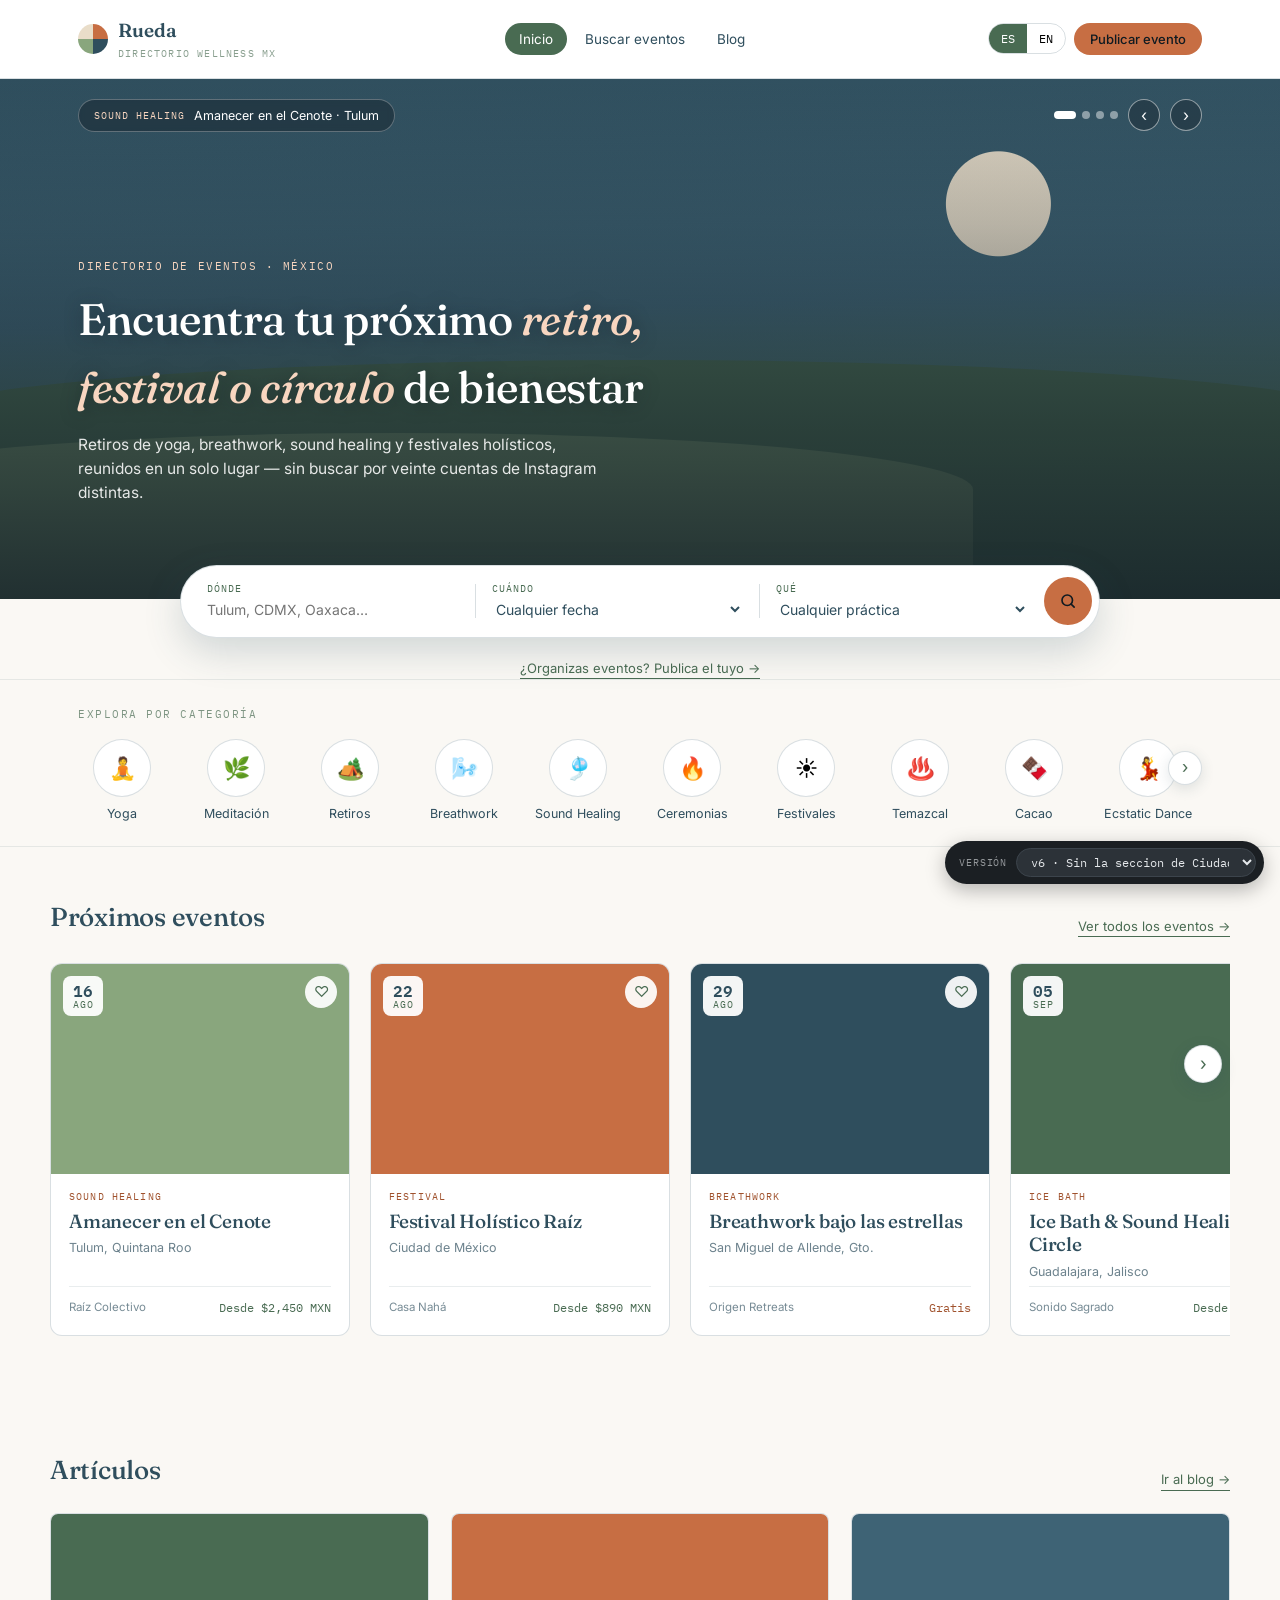
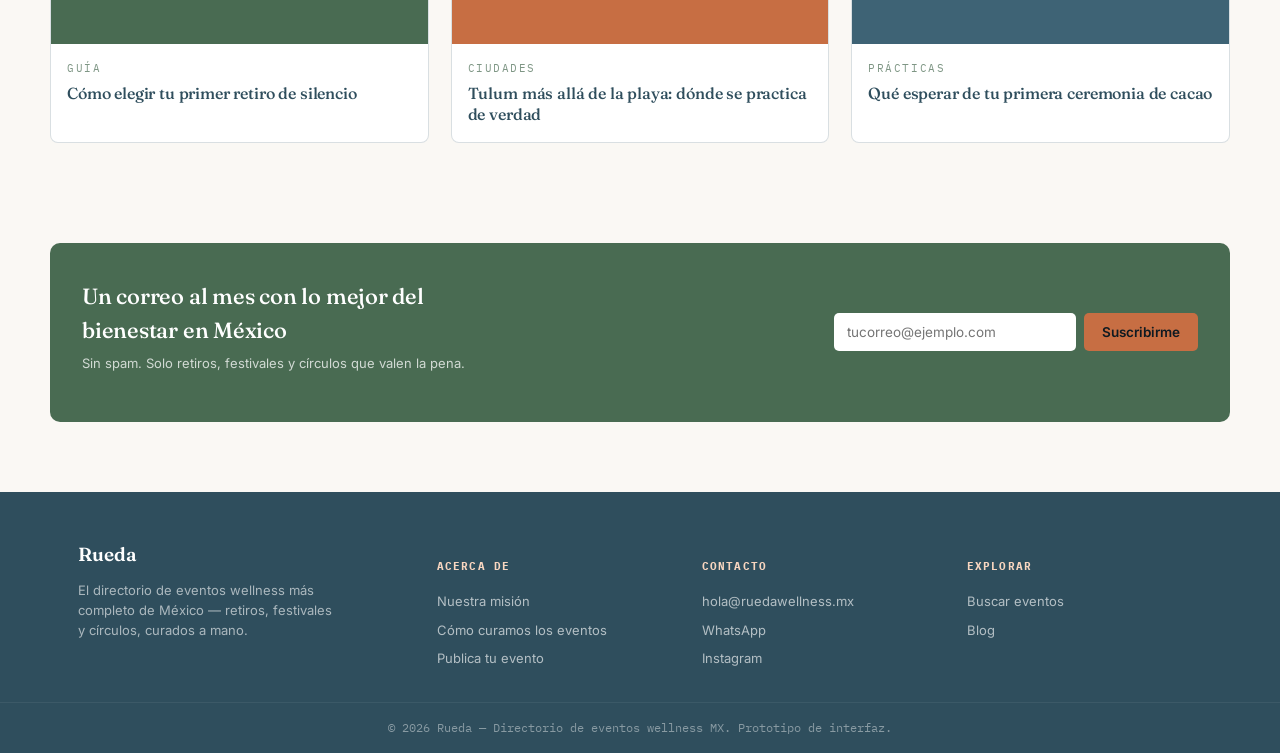
<file: prototipos/v3-final/versiones/v6.html>
<!DOCTYPE html>
<html lang="es-MX">
<head>
<meta charset="UTF-8">
<meta name="viewport" content="width=device-width, initial-scale=1.0">
<title>Rueda — Prototipo final (directorio + estructura Eventbrite)</title>
<link rel="preconnect" href="https://fonts.googleapis.com">
<link href="https://fonts.googleapis.com/css2?family=Fraunces:ital,opsz,wght@0,9..144,400;0,9..144,500;0,9..144,600;1,9..144,500&family=Inter:wght@400;500;600;700&family=IBM+Plex+Mono:wght@400;500&display=swap" rel="stylesheet">
<style>
  :root{
    /* ---- La paleta, los seis tal cual ---- */
    --fondo:#FAF8F4;        /* Fondo         */
    --verde:#496B52;        /* Verde         */
    --verde-claro:#89A67D;  /* Verde claro   */
    --arena:#E9DDC9;        /* Arena         */
    --terracota:#C76E43;    /* Terracota     */
    --petroleo:#2F4E5D;     /* Azul petroleo */

    /* ---- Derivados ----
       Cada uno existe por un motivo concreto, casi siempre de legibilidad. */

    /* El fondo ya no es blanco puro, asi que las tarjetas se despegan subiendo
       hacia el blanco en vez de bajando hacia el gris. */
    --blanco:#FFFFFF;
    /* Arena a plena saturacion como fondo de fila al pasar el raton pesa
       demasiado; esta version aclarada marca el hover sin gritar. */
    --arena-suave:#F4EDE1;
    /* Las tarjetas del panel admin, sobre el fondo petroleo. */
    --petroleo-suave:#3E6375;

    /* Terracota tiene un problema de contraste en las dos direcciones, y por
       eso necesita tres variantes:
       · como fondo de boton funciona, pero el texto encima tiene que ser casi
         negro (--tinta-boton): con blanco da 3.6:1 y no llega a AA;
       · como texto sobre blanco da 3.6:1, tampoco llega → --terracota-texto;
       · como texto sobre los fondos oscuros (hero, footer, admin) da 2.4:1,
         que es peor → --terracota-palida. */
    --terracota-viva:#D4805A;   /* hover del boton: aclara en vez de oscurecer,
                                   porque oscurecer hunde el contraste del texto */
    --terracota-texto:#A0522D;  /* terracota legible sobre fondo claro   5.6:1 */
    --terracota-palida:#F8D6C0; /* terracota legible sobre fondo oscuro  4.8:1 */
    --tinta-boton:#0F1A21;      /* texto sobre terracota, los dos estados      */

    /* ---- Roles ----
       Los nombres vienen del diseño original y los usan ~400 reglas mas abajo.
       Cambiar la paleta es reasignar aqui, no tocar cada regla. */
    --ink:var(--petroleo);
    --jungle:var(--verde);
    --jungle-deep:var(--petroleo);
    --stone:var(--fondo);
    --paper:var(--blanco);
    --marigold:var(--terracota);
    --marigold-deep:var(--terracota-viva);
    --clay:var(--verde);
    --line: rgba(47,78,93,0.18);
    --line-soft: rgba(47,78,93,0.10);
    --radius: 3px;
  }
  *{box-sizing:border-box;}
  html{scroll-behavior:smooth;}
  body{
    margin:0; background:var(--stone); color:var(--ink);
    font-family:'Inter',sans-serif; font-size:15px; line-height:1.55;
    -webkit-font-smoothing:antialiased;
  }
  h1,h2,h3,h4{font-family:'Fraunces',serif; font-weight:500; margin:0; letter-spacing:-0.01em;}
  a{color:inherit; text-decoration:none;}
  button{font-family:inherit; cursor:pointer;}
  input,select,textarea{font-family:inherit; font-size:14px;}
  :focus-visible{outline:2px solid var(--marigold-deep); outline-offset:2px;}
  .mono{font-family:'IBM Plex Mono',monospace; letter-spacing:0.02em;}
  .eyebrow{font-family:'IBM Plex Mono',monospace; font-size:11px; letter-spacing:0.14em; text-transform:uppercase; color:var(--jungle); opacity:0.7;}
  .wrap{max-width:1180px; margin:0 auto; padding:0 28px;}
  @media(max-width:640px){.wrap{padding:0 18px;}}

  /* ---------- topbar ---------- */
  .topbar{
    position:sticky; top:0; z-index:40; background:var(--paper);
    border-bottom:1px solid var(--line);
  }
  .topbar-inner{display:flex; align-items:center; justify-content:space-between; padding:16px 28px; max-width:1180px; margin:0 auto;}
  .logo{display:flex; align-items:center; gap:10px;}
  /* La marca es una rueda de cuatro cuartos: es el sitio donde la paleta se
     presenta entera, asi que lleva los cuatro colores con caracter propio en
     vez de dos tonos del mismo caramelo. */
  .logo-mark{width:30px; height:30px; border-radius:50%; background:conic-gradient(var(--terracota) 0deg 90deg, var(--petroleo) 90deg 180deg, var(--verde-claro) 180deg 270deg, var(--arena) 270deg 360deg); flex-shrink:0;}
  .logo-text{font-family:'Fraunces',serif; font-weight:600; font-size:19px;}
  .logo-text small{display:block; font-family:'IBM Plex Mono',monospace; font-weight:400; font-size:10px; letter-spacing:0.12em; text-transform:uppercase; color:var(--jungle); opacity:0.65; margin-top:1px;}
  nav.mainnav{display:flex; align-items:center; gap:4px;}
  nav.mainnav button{
    background:none; border:none; padding:8px 14px; font-size:13.5px; color:var(--ink);
    border-radius:20px; transition:background .15s;
  }
  nav.mainnav button:hover{background:var(--line-soft);}
  nav.mainnav button.active{background:var(--jungle); color:var(--paper);}
  /* .admin-toggle se fue con el boton de «Panel admin» del menu publico. */
  .navburger{display:none; background:none;border:none;padding:6px;}
  .navburger span{display:block; width:20px; height:2px; background:var(--ink); margin:4px 0;}
  @media(max-width:900px){
    nav.mainnav{position:fixed; top:64px; left:0; right:0; background:var(--paper); flex-direction:column; align-items:stretch; padding:8px 18px 16px; border-bottom:1px solid var(--line); display:none; gap:2px;}
    nav.mainnav.open{display:flex;}
    nav.mainnav button{text-align:left;}
    .navburger{display:block;}
  }

  /* ---------- views ---------- */
  .view{display:none;}
  .view.active{display:block;}

  /* ---------- hero: banner ----------
     El hero deja de ser una franja de color a sangre y pasa a ser una caja con
     esquinas redondeadas y aire a los lados, con la pastilla de busqueda
     montada sobre su borde inferior. Ese solape es lo que hace reconocible el
     patron: sin el, es un banner cualquiera con un buscador debajo. */
  .hero{padding:0;}
  .hero-inner{position:relative; max-width:1180px; margin:0 auto; padding:0 28px;}

  /* Banner a sangre: ocupa todo el ancho de la ventana, sin esquinas ni
     margenes. Al perder el redondeo pierde tambien la sombra —una sombra en un
     bloque que llega a los bordes no cae sobre nada—. El titulo sigue alineado
     con el resto de la pagina gracias a .hero-content, que si esta limitado. */
  .hero-banner{
    position:relative; overflow:hidden;
    min-height:520px; display:flex; align-items:flex-end;
  }
  @media(max-width:900px){ .hero-banner{min-height:440px;} }
  @media(max-width:640px){ .hero-banner{min-height:400px;} }

  /* Carrusel: las diapositivas se apilan y se cruzan por opacidad. No se
     desplazan lateralmente a proposito — un desplazamiento obliga a medir
     anchos y se rompe en cuanto el banner cambia de tamaño; el fundido no
     depende de la geometria. */
  .carrusel{position:absolute; inset:0;}
  .slide{position:absolute; inset:0; opacity:0; transition:opacity .6s ease;}
  .slide.activa{opacity:1;}

  /* Etiqueta de la diapositiva: nombra lo que se esta viendo. Va arriba a la
     izquierda porque abajo esta el titulo y el centro lo tapa la pastilla. */
  /* En un banner a sangre, pegar los controles al borde de la ventana los deja
     lejisimos del contenido en pantallas anchas. max() los engancha a la misma
     columna que el titulo cuando hay sitio, y a 28px del borde cuando no. */
  .slide-chip{
    position:absolute; top:20px; left:max(28px, calc((100% - 1180px) / 2 + 28px)); z-index:2;
    display:inline-flex; align-items:center; gap:9px; max-width:calc(100% - 200px);
    background:rgba(21,33,40,.45); border:1px solid rgba(255,255,255,.28);
    color:#fff; border-radius:999px; padding:6px 15px; font-size:12.5px;
    backdrop-filter:blur(3px);
  }
  .slide-chip .cat{
    font-family:'IBM Plex Mono',monospace; font-size:10px; letter-spacing:.1em;
    text-transform:uppercase; color:var(--terracota-palida);
  }
  @media(max-width:640px){
    .slide-chip{max-width:calc(100% - 40px); font-size:11.5px; top:14px; left:14px;}
    .slide-chip .cat{display:none;}
  }

  /* Controles arriba a la derecha, la unica esquina que queda libre. */
  .cctrl{position:absolute; top:20px; right:max(28px, calc((100% - 1180px) / 2 + 28px)); z-index:4; display:flex; align-items:center; gap:10px;}
  .cdots{display:flex; align-items:center; gap:6px;}
  .cdots button{
    width:8px; height:8px; padding:0; border:none; border-radius:50%;
    background:rgba(255,255,255,.45); transition:width .2s, background .2s;
  }
  .cdots button[aria-current="true"]{background:#fff; width:22px; border-radius:999px;}
  .cnav{
    width:32px; height:32px; border-radius:50%; border:1px solid rgba(255,255,255,.5);
    background:rgba(21,33,40,.38); color:#fff; font-size:16px; line-height:1;
    display:flex; align-items:center; justify-content:center;
  }
  .cnav:hover{background:rgba(21,33,40,.65);}
  .cctrl :focus-visible{outline:2px solid #fff; outline-offset:2px;}

  /* Pseudo-imagen: la fotografia todavia no existe, asi que cada escena se
     compone con gradientes —cielo, sol, dos lineas de colinas—. Cuando haya
     foto real basta con cambiar el background de cada .mN por la imagen. */
  .hero-media{position:absolute; inset:0;}
  .m1{background:
      radial-gradient(circle at 78% 24%, rgba(233,221,201,.95) 0 52px, rgba(233,221,201,0) 53px),
      linear-gradient(178deg, #2F4E5D 0%, #3E6375 44%, #547B6A 72%, #496B52 100%);}
  .m2{background:linear-gradient(176deg, #3E6375 0%, #496B52 46%, #35513C 100%);}
  .m3{background:
      radial-gradient(circle at 24% 30%, rgba(199,110,67,.9) 0 66px, rgba(199,110,67,0) 67px),
      linear-gradient(180deg, #E9DDC9 0%, #C76E43 40%, #2F4E5D 100%);}
  .m4{background:linear-gradient(180deg, #2F4E5D 0%, #547B6A 58%, #89A67D 100%);}
  .hero-media::before{
    content:""; position:absolute; left:-8%; right:-8%; bottom:0; height:46%;
    background:var(--verde); border-radius:50% 50% 0 0 / 26% 26% 0 0; opacity:.92;
  }
  .hero-media::after{
    content:""; position:absolute; left:-14%; right:24%; bottom:0; height:32%;
    background:var(--verde-claro); border-radius:50% 50% 0 0 / 34% 34% 0 0; opacity:.55;
  }

  /* Velo oscuro de abajo hacia arriba. No es decoracion: sin el, el titulo
     blanco cae sobre el verde claro de las colinas y se queda en 2.6:1. */
  .hero-scrim{
    position:absolute; inset:0;
    background:linear-gradient(to top, rgba(21,33,40,.86) 0%, rgba(21,33,40,.58) 34%, rgba(21,33,40,.20) 72%, rgba(21,33,40,0) 100%);
  }

  /* Limitado y centrado para que el titulo caiga sobre la misma columna que el
     resto de la pagina, aunque el banner llegue a los bordes de la ventana. */
  .hero-content{
    position:relative; z-index:3; width:100%; max-width:1180px;
    margin:0 auto; padding:40px 28px 78px;
  }
  .hero-content .eyebrow, .hero-content h1, .hero-content p.sub{max-width:680px;}
  @media(max-width:640px){ .hero-content{padding:26px 18px 56px;} }
  .hero .eyebrow{color:var(--terracota-palida); opacity:1;}
  .hero h1{font-size:44px; margin-top:10px; color:#fff; text-shadow:0 2px 18px rgba(21,33,40,.4);}
  .hero h1 em{font-style:italic; color:var(--terracota-palida);}
  .hero p.sub{max-width:520px; color:rgba(255,255,255,0.88); margin-top:12px; font-size:15.5px;}
  @media(max-width:640px){.hero h1{font-size:30px;}}

  /* Pastilla de busqueda segmentada: tres campos separados por linea fina y un
     boton circular. Va fuera de .hero-banner —que recorta por overflow— y sube
     con margin negativo para montarse encima. */
  .buscador{
    position:relative; z-index:2; margin:-34px auto 0; max-width:920px;
    background:var(--paper); border:1px solid var(--line); border-radius:999px;
    display:flex; align-items:center; padding:7px 7px 7px 10px;
    box-shadow:0 14px 38px rgba(47,78,93,0.20);
  }
  .bcampo{flex:1 1 0; min-width:0; padding:8px 16px; border-radius:999px;}
  .bcampo:hover{background:var(--arena-suave);}
  .bcampo label{
    display:block; font-family:'IBM Plex Mono',monospace; font-size:10px;
    letter-spacing:.1em; text-transform:uppercase; color:var(--jungle); margin-bottom:2px;
  }
  .bcampo input, .bcampo select{
    width:100%; border:none; background:none; padding:0; font-size:14px; color:var(--ink);
  }
  .bcampo input:focus, .bcampo select:focus{outline:none;}
  .bsep{width:1px; height:34px; background:var(--line); flex-shrink:0;}
  .buscador button{
    flex-shrink:0; width:48px; height:48px; border-radius:50%; border:none;
    background:var(--marigold); color:var(--tinta-boton);
    display:flex; align-items:center; justify-content:center;
  }
  .buscador button:hover{background:var(--marigold-deep);}
  /* En movil la pastilla se rompe en filas: tres campos de 90px de ancho no se
     pueden rellenar, y el circulo del boton deja de tener sentido. */
  @media(max-width:760px){
    .buscador{flex-wrap:wrap; border-radius:18px; margin-top:-26px; padding:8px;}
    .bcampo{flex:1 1 100%;}
    .bcampo + .bcampo{border-top:1px solid var(--line-soft);}
    .bsep{display:none;}
    .buscador button{width:100%; height:44px; border-radius:999px; margin-top:6px;}
  }

  /* ---------- explorar por categoria: menu lineal ----------
     Sustituye a la rueda del bienestar. La rueda tenia tres problemas: solo
     cabian ocho categorias de las trece, obligaba a mantener una version
     distinta en movil (los chips) porque un circulo de 520px no entra en una
     pantalla estrecha, y el tabulador la recorria en un orden que no coincidia
     con lo que se veia. Una fila que se desplaza acepta las trece, es la misma
     en cualquier ancho y se tabula en el orden en que se lee. */
  .catbar{
    background:var(--stone); border-top:1px solid var(--line-soft);
    border-bottom:1px solid var(--line-soft); padding:26px 0 22px;
  }
  .catbar-inner{max-width:1180px; margin:0 auto; padding:0 28px;}
  @media(max-width:640px){ .catbar-inner{padding:0 18px;} }
  .catbar .eyebrow{margin-bottom:16px; display:block;}
  .catrail-wrap{position:relative;}
  .catrail{
    display:flex; gap:26px; overflow-x:auto; scroll-behavior:smooth;
    scroll-snap-type:x proximity; padding-bottom:2px;
    scrollbar-width:none; -ms-overflow-style:none;
  }
  .catrail::-webkit-scrollbar{display:none;}
  .catitem{
    flex:0 0 auto; width:88px; background:none; border:none; padding:0;
    display:flex; flex-direction:column; align-items:center; gap:9px; scroll-snap-align:start;
  }
  .catitem .ic{
    width:58px; height:58px; border-radius:50%; border:1px solid var(--line);
    background:var(--paper); display:flex; align-items:center; justify-content:center;
    font-size:22px; transition:background .15s, border-color .15s, transform .15s;
  }
  .catitem:hover .ic{background:var(--arena); border-color:var(--jungle); transform:translateY(-2px);}
  .catitem .lbl{font-size:12.5px; color:var(--ink); text-align:center; line-height:1.25;}
  /* A la altura del circulo, no del bloque entero: si se centra con el texto
     incluido queda descolgada respecto a la fila de iconos. */
  .catnext{
    position:absolute; right:0; top:29px; transform:translateY(-50%);
    width:34px; height:34px; border-radius:50%; border:1px solid var(--line);
    background:var(--paper); color:var(--jungle); font-size:17px; line-height:1;
    display:flex; align-items:center; justify-content:center;
    box-shadow:0 4px 14px rgba(47,78,93,.14);
  }
  .catnext:hover{background:var(--arena);}

  /* ---------- proximos eventos: tarjetas en carril ---------- */
  .evrail-wrap{position:relative;}
  .evrail{
    display:flex; gap:20px; overflow-x:auto; scroll-behavior:smooth;
    scroll-snap-type:x proximity; padding:4px 2px 14px;
    scrollbar-width:none; -ms-overflow-style:none;
  }
  .evrail::-webkit-scrollbar{display:none;}
  .ev-card{
    flex:0 0 300px; scroll-snap-align:start; background:var(--paper);
    border:1px solid var(--line); border-radius:12px; overflow:hidden;
    display:flex; flex-direction:column; cursor:pointer;
    transition:transform .15s, box-shadow .15s;
  }
  /* En movil la tarjeta no llena el ancho: el borde de la siguiente asomando
     es lo que delata que la fila se desplaza. */
  @media(max-width:640px){ .ev-card{flex-basis:82%;} }
  .ev-card:hover{transform:translateY(-3px); box-shadow:0 16px 32px rgba(47,78,93,.14);}
  .ev-img{position:relative; height:210px; background-size:cover; background-position:center;}
  .ev-date{
    position:absolute; top:12px; left:12px; background:rgba(255,255,255,.94);
    border-radius:8px; padding:6px 10px 5px; text-align:center;
    font-family:'IBM Plex Mono',monospace; line-height:1.15;
  }
  .ev-date .d{display:block; font-size:16px; font-weight:600; color:var(--ink);}
  .ev-date .m{display:block; font-size:9.5px; letter-spacing:.08em; color:var(--jungle);}
  .ev-fav{
    position:absolute; top:12px; right:12px; width:32px; height:32px; border-radius:50%;
    border:none; background:rgba(255,255,255,.92); color:var(--jungle); font-size:15px;
    display:flex; align-items:center; justify-content:center;
  }
  .ev-fav:hover{background:#fff;}
  .ev-body{padding:16px 18px 18px; display:flex; flex-direction:column; gap:5px; flex:1;}
  .ev-cat{
    font-family:'IBM Plex Mono',monospace; font-size:9.5px; letter-spacing:.12em;
    text-transform:uppercase; color:var(--terracota-texto);
  }
  .ev-body h3{font-size:19px; line-height:1.25;}
  .ev-loc{font-size:12.5px; color:var(--ink); opacity:.7;}
  .ev-foot{
    margin-top:auto; padding-top:12px; border-top:1px solid var(--line-soft);
    display:flex; justify-content:space-between; align-items:center; gap:10px; font-size:11.5px;
  }
  .ev-org{color:var(--ink); opacity:.65; overflow:hidden; text-overflow:ellipsis; white-space:nowrap;}
  .ev-price{font-family:'IBM Plex Mono',monospace; color:var(--jungle); white-space:nowrap;}
  .ev-price.free{color:var(--terracota-texto);}
  .evnext{
    position:absolute; right:8px; top:86px;
    width:38px; height:38px; border-radius:50%; border:1px solid var(--line);
    background:var(--paper); color:var(--jungle); font-size:18px; line-height:1;
    display:flex; align-items:center; justify-content:center; z-index:2;
    box-shadow:0 5px 16px rgba(47,78,93,.18);
  }
  .evnext:hover{background:var(--arena);}

  /* ---------- section shells ---------- */
  section.block{padding:50px 0;}
  .block-head{display:flex; align-items:flex-end; justify-content:space-between; margin-bottom:22px; gap:16px; flex-wrap:wrap;}
  .block-head h2{font-size:26px;}
  .block-head a.more{font-size:13px; color:var(--jungle); border-bottom:1px solid var(--jungle); flex-shrink:0;}

  /* ---------- chips (ciudades) ---------- */
  /* .chiprow se fue con la seccion de «Ciudades populares»: era su unico uso.
     La busqueda por ciudad sigue disponible en el campo «Donde» del buscador y
     en el filtro de la vista de resultados. */

  /* ---------- event cards ---------- */
  .grid-events{display:grid; grid-template-columns:repeat(3,1fr); gap:20px;}
  @media(max-width:900px){.grid-events{grid-template-columns:repeat(2,1fr);}}
  @media(max-width:640px){.grid-events{grid-template-columns:1fr;}}
  .card-event{background:var(--paper); border:1px solid var(--line); border-radius:8px; overflow:hidden; display:flex; flex-direction:column; transition:transform .15s, box-shadow .15s; cursor:pointer;}
  .card-event:hover{transform:translateY(-3px); box-shadow:0 14px 28px rgba(47,78,93,0.16);}
  .card-img{height:150px; position:relative; background-size:cover; background-position:center;}
  .card-img .cat-tag{position:absolute; top:10px; left:10px; background:rgba(255,255,255,0.92); color:var(--jungle-deep); font-size:10.5px; padding:4px 9px; border-radius:20px; font-family:'IBM Plex Mono',monospace; letter-spacing:0.05em; text-transform:uppercase;}
  .card-img .fav{position:absolute; top:10px; right:10px; width:28px; height:28px; border-radius:50%; background:rgba(47,78,93,0.55); color:#fff; border:none; display:flex; align-items:center; justify-content:center; font-size:14px;}
  .card-body{padding:14px 16px 16px; display:flex; flex-direction:column; gap:6px; flex:1;}
  .card-date{font-family:'IBM Plex Mono',monospace; font-size:11px; color:var(--clay); letter-spacing:0.04em;}
  .card-body h3{font-size:16.5px; line-height:1.3;}
  .card-city{font-size:12.5px; color:var(--ink); opacity:0.65;}
  .card-foot{margin-top:auto; padding-top:10px; border-top:1px solid var(--line-soft); display:flex; justify-content:space-between; align-items:center;}
  .price{font-family:'IBM Plex Mono',monospace; font-size:13px; font-weight:500;}
  .price.free{color:var(--jungle);}

  /* proximos eventos - filas */
  /* La lista de filas (.rowlist / .datebadge / .rowmeta) se fue con el cambio a
     tarjetas en carril: era el unico sitio que la usaba. */

  /* ---------- newsletter ---------- */
  .newsletter{background:var(--jungle); color:var(--paper); border-radius:10px; padding:36px 32px; display:flex; align-items:center; justify-content:space-between; gap:24px; flex-wrap:wrap;}
  .newsletter h3{font-size:22px; color:var(--paper); max-width:360px;}
  .newsletter p{font-size:13px; opacity:0.75; margin-top:6px;}
  .nform{display:flex; gap:8px; flex:1; min-width:260px; max-width:400px;}
  .nform input{flex:1; border:none; border-radius:5px; padding:11px 13px; font-size:13.5px;}
  .nform button{background:var(--marigold); border:none; color:var(--tinta-boton); font-weight:600; border-radius:5px; padding:0 18px; font-size:13.5px;}
  .nform button:hover{background:var(--marigold-deep);}
  .toast{font-size:12.5px; color:var(--terracota-palida); margin-top:8px; display:none;}
  .toast.show{display:block;}

  /* ---------- resultados / filtros ---------- */
  .results-layout{display:grid; grid-template-columns:230px 1fr; gap:32px; align-items:flex-start;}
  @media(max-width:820px){.results-layout{grid-template-columns:1fr;}}
  .filters{background:var(--paper); border:1px solid var(--line); border-radius:8px; padding:20px;}
  .filters h4{font-size:11px; text-transform:uppercase; letter-spacing:0.1em; font-family:'IBM Plex Mono',monospace; color:var(--jungle); margin:18px 0 8px;}
  .filters h4:first-child{margin-top:0;}
  .filters select{width:100%; padding:9px 10px; border:1px solid var(--line); border-radius:5px; background:var(--arena);}
  .checklist label{display:flex; align-items:center; gap:8px; font-size:13px; padding:4px 0;}
  .results-head{display:flex; justify-content:space-between; align-items:center; margin-bottom:16px; flex-wrap:wrap; gap:10px;}
  .results-head .count{font-size:13px; opacity:0.65;}
  .results-grid{display:grid; grid-template-columns:repeat(2,1fr); gap:18px;}
  @media(max-width:1000px){.results-grid{grid-template-columns:1fr;}}
  .sortsel{border:1px solid var(--line); background:var(--paper); border-radius:5px; padding:7px 10px; font-size:13px;}

  /* ---------- evento detalle ---------- */
  .evento-top{display:grid; grid-template-columns:1.15fr 0.85fr; gap:28px;}
  @media(max-width:900px){.evento-top{grid-template-columns:1fr;}}
  .gallery{display:grid; grid-template-columns:1.4fr 1fr; grid-template-rows:1fr 1fr; gap:8px; height:340px; border-radius:8px; overflow:hidden;}
  .gallery > div{background-size:cover; background-position:center;}
  .gallery > div:first-child{grid-row:1/3;}
  .evento-meta-box{background:var(--paper); border:1px solid var(--line); border-radius:8px; padding:22px;}
  .evento-meta-box .cat-tag{display:inline-block; background:var(--arena); font-size:11px; padding:4px 10px; border-radius:20px; font-family:'IBM Plex Mono',monospace; text-transform:uppercase; letter-spacing:0.05em; color:var(--jungle); margin-bottom:12px;}
  .evento-meta-box h1{font-size:26px; margin-bottom:14px;}
  .metaline{display:flex; gap:10px; font-size:13.5px; padding:8px 0; border-top:1px solid var(--line-soft);}
  .metaline .k{width:78px; flex-shrink:0; opacity:0.55; font-family:'IBM Plex Mono',monospace; font-size:11px; text-transform:uppercase; letter-spacing:.05em; padding-top:2px;}
  .price-big{font-family:'IBM Plex Mono',monospace; font-size:22px; margin:14px 0 4px;}
  .btn-primary{display:block; text-align:center; width:100%; background:var(--marigold); color:var(--tinta-boton); border:none; padding:14px; border-radius:6px; font-weight:600; font-size:14.5px; margin-top:14px;}
  .btn-primary:hover{background:var(--marigold-deep);}
  .socialrow{display:flex; gap:8px; margin-top:14px;}
  .socialrow a{width:34px; height:34px; border-radius:50%; border:1px solid var(--line); display:flex; align-items:center; justify-content:center; font-size:14px;}
  .socialrow a:hover{background:var(--jungle); color:var(--paper); border-color:var(--jungle);}

  .evento-body{margin-top:32px; display:grid; grid-template-columns:1.15fr 0.85fr; gap:28px;}
  @media(max-width:900px){.evento-body{grid-template-columns:1fr;}}
  .desc h3{font-size:18px; margin-bottom:10px;}
  .desc p{font-size:14.5px; opacity:0.85; margin-bottom:14px;}
  .infolist{list-style:none; padding:0; margin:0; display:grid; grid-template-columns:1fr 1fr; gap:8px 18px; font-size:13px;}
  .infolist li{display:flex; justify-content:space-between; border-bottom:1px dashed var(--line); padding-bottom:6px;}
  .infolist li span:first-child{opacity:0.55;}
  .mapbox{height:220px; border-radius:8px; border:1px solid var(--line); background:
      repeating-linear-gradient(45deg, var(--blanco) 0 10px, var(--arena) 10px 20px);
    display:flex; align-items:center; justify-content:center; font-family:'IBM Plex Mono',monospace; font-size:11px; color:var(--jungle); text-align:center; padding:16px; margin-top:16px;}
  .orgcard{background:var(--paper); border:1px solid var(--line); border-radius:8px; padding:18px; display:flex; gap:14px; align-items:center; margin-top:16px; cursor:pointer;}
  .orgcard:hover{border-color:var(--jungle);}
  .avatar{width:52px; height:52px; border-radius:50%; background-size:cover; background-position:center; flex-shrink:0;}
  .orgcard .oname{font-size:14.5px; font-weight:600; font-family:'Fraunces',serif;}
  .orgcard .osub{font-size:12px; opacity:0.6;}

  /* ---------- organizador ---------- */
  .org-hero{display:flex; gap:22px; align-items:center; flex-wrap:wrap; padding:44px 0 8px;}
  .org-hero .avatar{width:96px; height:96px;}
  .org-hero h1{font-size:28px;}
  .org-hero .desc-sm{font-size:13.5px; opacity:0.7; max-width:520px; margin-top:8px;}

  /* ---------- blog ---------- */
  .grid-blog{display:grid; grid-template-columns:repeat(3,1fr); gap:22px;}
  @media(max-width:900px){.grid-blog{grid-template-columns:1fr;}}
  .card-blog{background:var(--paper); border:1px solid var(--line); border-radius:8px; overflow:hidden;}
  .card-blog .b-img{height:130px; background-size:cover; background-position:center;}
  .card-blog .b-body{padding:16px;}
  .card-blog .eyebrow{margin-bottom:6px;}
  .card-blog h3{font-size:16px; line-height:1.35;}
  .evergreen-note{margin-top:30px; border-left:3px solid var(--marigold); padding:14px 18px; background:var(--paper); font-size:13px; opacity:0.85; border-radius:0 6px 6px 0;}

  /* ---------- footer ---------- */
  footer{background:var(--jungle-deep); color:rgba(255,255,255,0.85); margin-top:20px;}
  .foot-inner{max-width:1180px; margin:0 auto; padding:48px 28px 30px; display:grid; grid-template-columns:1.4fr 1fr 1fr 1fr; gap:30px;}
  @media(max-width:760px){.foot-inner{grid-template-columns:1fr 1fr;}}
  footer h5{font-family:'IBM Plex Mono',monospace; font-size:11px; text-transform:uppercase; letter-spacing:0.1em; color:var(--terracota-palida); margin-bottom:12px;}
  footer a{display:block; font-size:13px; padding:4px 0; opacity:0.75;}
  footer a:hover{opacity:1;}
  .foot-bottom{border-top:1px solid rgba(255,255,255,0.12); text-align:center; font-size:11.5px; opacity:0.5; padding:16px; font-family:'IBM Plex Mono',monospace;}

  /* ---------- ADMIN ---------- */
  .admin-shell{background:var(--ink); min-height:100vh; padding-bottom:60px;}
  .admin-header{padding:26px 0 6px;}
  .admin-header .eyebrow{color:var(--terracota-palida);}
  .admin-header h1{color:var(--paper); font-size:26px; margin-top:6px;}
  .stat-grid{display:grid; grid-template-columns:repeat(5,1fr); gap:14px; margin:26px 0 36px;}
  @media(max-width:900px){.stat-grid{grid-template-columns:repeat(2,1fr);}}
  .stat-card{background:var(--petroleo-suave); border:1px solid rgba(255,255,255,0.08); border-radius:8px; padding:16px;}
  .stat-card .num{font-family:'Fraunces',serif; font-size:26px; color:var(--terracota-palida);}
  .stat-card .lbl{font-size:11.5px; color:rgba(255,255,255,0.6); margin-top:4px; font-family:'IBM Plex Mono',monospace; text-transform:uppercase; letter-spacing:0.04em;}

  .admin-tabs{display:flex; gap:4px; border-bottom:1px solid rgba(255,255,255,0.12); margin-bottom:22px; overflow-x:auto;}
  .admin-tabs button{background:none; border:none; color:rgba(255,255,255,0.6); padding:11px 14px; font-size:13px; white-space:nowrap; border-bottom:2px solid transparent;}
  .admin-tabs button.active{color:var(--paper); border-bottom-color:var(--terracota-palida);}

  .admin-panel{display:none;}
  .admin-panel.active{display:block;}
  .panel-toolbar{display:flex; justify-content:space-between; align-items:center; margin-bottom:16px; gap:12px; flex-wrap:wrap;}
  .panel-toolbar input[type=text]{background:var(--petroleo-suave); border:1px solid rgba(255,255,255,0.14); color:var(--paper); padding:9px 12px; border-radius:5px; font-size:13px; min-width:220px;}
  .btn-add{background:var(--marigold); color:var(--tinta-boton); border:none; padding:10px 16px; border-radius:5px; font-size:13px; font-weight:600;}
  .btn-add:hover{background:var(--marigold-deep);}

  table.admtable{width:100%; border-collapse:collapse; background:var(--petroleo-suave); border-radius:8px; overflow:hidden; font-size:13px; color:var(--paper);}
  table.admtable th{text-align:left; font-family:'IBM Plex Mono',monospace; font-size:10.5px; text-transform:uppercase; letter-spacing:0.05em; color:rgba(255,255,255,0.5); padding:11px 14px; border-bottom:1px solid rgba(255,255,255,0.1);}
  table.admtable td{padding:11px 14px; border-bottom:1px solid rgba(255,255,255,0.06); vertical-align:middle;}
  table.admtable tr:last-child td{border-bottom:none;}
  .badge{font-family:'IBM Plex Mono',monospace; font-size:10.5px; padding:3px 9px; border-radius:20px; text-transform:uppercase; letter-spacing:0.04em;}
  .badge.on{background:rgba(199,110,67,0.20); color:var(--terracota-palida);}
  .badge.off{background:rgba(255,255,255,0.08); color:rgba(255,255,255,0.5);}
  .badge.star{background:rgba(233,221,201,0.18); color:var(--arena);}
  .actionbtn{background:none; border:1px solid rgba(255,255,255,0.16); color:rgba(255,255,255,0.75); font-size:11px; padding:5px 9px; border-radius:4px; margin-right:4px;}
  .actionbtn:hover{border-color:var(--terracota-palida); color:var(--terracota-palida);}

  .catchip-admin{display:inline-flex; align-items:center; gap:8px; background:var(--petroleo-suave); border:1px solid rgba(255,255,255,0.12); color:var(--paper); padding:8px 14px; border-radius:20px; font-size:12.5px; margin:0 8px 8px 0;}
  .catchip-admin .n{font-family:'IBM Plex Mono',monospace; opacity:0.5; font-size:11px;}

  .twocol-admin{display:grid; grid-template-columns:1fr 1fr; gap:22px;}
  @media(max-width:760px){.twocol-admin{grid-template-columns:1fr;}}
  .admin-card{background:var(--petroleo-suave); border:1px solid rgba(255,255,255,0.1); border-radius:8px; padding:18px; color:var(--paper);}
  .admin-card h4{font-family:'IBM Plex Mono',monospace; font-size:11px; text-transform:uppercase; letter-spacing:0.06em; color:rgba(255,255,255,0.55); margin-bottom:10px;}
  .admin-card ul{list-style:none; padding:0; margin:0;}
  .admin-card li{display:flex; justify-content:space-between; font-size:13px; padding:7px 0; border-bottom:1px solid rgba(255,255,255,0.06);}

  /* ---------- modal ---------- */
  .modal-overlay{position:fixed; inset:0; background:rgba(47,78,93,0.60); display:none; align-items:flex-start; justify-content:center; padding:40px 18px; overflow-y:auto; z-index:100;}
  .modal-overlay.open{display:flex;}
  .modal{background:var(--paper); width:100%; max-width:720px; border-radius:10px; padding:0; overflow:hidden;}
  .modal-head{display:flex; justify-content:space-between; align-items:center; padding:18px 22px; border-bottom:1px solid var(--line); position:sticky; top:0; background:var(--paper);}
  .modal-head h3{font-size:18px;}
  .modal-close{background:none; border:none; font-size:20px; line-height:1;}
  .modal-body{padding:22px;}
  .fgrid{display:grid; grid-template-columns:1fr 1fr; gap:14px;}
  @media(max-width:560px){.fgrid{grid-template-columns:1fr;}}
  .fgrid .full{grid-column:1/-1;}
  .field label{display:block; font-size:11.5px; font-family:'IBM Plex Mono',monospace; text-transform:uppercase; letter-spacing:0.04em; opacity:0.6; margin-bottom:5px;}
  .field input, .field select, .field textarea{width:100%; border:1px solid var(--line); background:var(--arena); border-radius:5px; padding:9px 10px; font-size:13px;}
  .field textarea{resize:vertical; min-height:64px;}
  .switchrow{display:flex; gap:18px; margin-top:4px; flex-wrap:wrap;}
  .switchrow label{display:flex; align-items:center; gap:7px; font-size:13px;}
  .modal-foot{padding:16px 22px; border-top:1px solid var(--line); display:flex; justify-content:flex-end; gap:10px;}
  .btn-ghost{background:none; border:1px solid var(--line); padding:10px 18px; border-radius:5px; font-size:13px;}
  .btn-save{background:var(--jungle); color:var(--paper); border:none; padding:10px 20px; border-radius:5px; font-size:13px; font-weight:600;}

  @media (prefers-reduced-motion: reduce){
    *{scroll-behavior:auto !important; transition:none !important;}
  }

  /* ---------- idioma + publicar evento (topbar) ---------- */
  .topbar-right{display:flex; align-items:center; gap:8px;}
  .langtoggle{display:flex; border:1px solid var(--line); border-radius:20px; overflow:hidden;}
  .langtoggle button{background:none; border:none; padding:7px 12px; font-size:12px; font-family:'IBM Plex Mono',monospace;}
  .langtoggle button.active{background:var(--jungle); color:var(--paper);}
  .btn-publish{background:var(--terracota); color:var(--tinta-boton); border:none; border-radius:20px; padding:8px 16px; font-size:13px; font-weight:500;}
  .btn-publish:hover{background:var(--terracota-viva);}
  /* Antes vivia dentro del hero oscuro y por eso era blanco. Ahora cae debajo
     de la pastilla, sobre el fondo claro: en blanco seria invisible. Va
     centrado porque la pastilla tambien lo esta. */
  .hero-actions{display:flex; align-items:center; justify-content:center; gap:16px; margin-top:20px; flex-wrap:wrap;}
  .hero-actions .ghostlink{font-size:13px; color:var(--jungle); border-bottom:1px solid var(--jungle);}
  .hero-actions .ghostlink:hover{color:var(--terracota-texto); border-bottom-color:var(--terracota-texto);}

  /* ---------- fuera de alcance ---------- */
  .scope-banner{background:#2A4453; border:1px dashed rgba(255,255,255,0.25); color:rgba(255,255,255,0.75); border-radius:8px; padding:16px 18px; font-size:12.5px; margin:26px 0;}
  .scope-banner b{color:var(--terracota-palida);}
  .scope-list{display:flex; flex-wrap:wrap; gap:6px 10px; margin-top:8px;}
  .scope-list span{opacity:0.65;}

  /* ---------- panel organizador ---------- */
  .org-login{max-width:380px; margin:70px auto; background:var(--paper); border:1px solid var(--line); border-radius:10px; padding:32px;}
  .org-login h2{font-size:22px; margin-bottom:6px;}
  .org-login p{font-size:13px; opacity:.65; margin-bottom:20px;}
  .org-login .field{margin-bottom:14px;}
  .org-login .field label{display:block; font-size:11.5px; font-family:'IBM Plex Mono',monospace; text-transform:uppercase; opacity:.6; margin-bottom:5px;}
  .org-login .field input{width:100%; border:1px solid var(--line); background:var(--arena); border-radius:5px; padding:10px 12px; font-size:13.5px;}
  .org-login .btn-primary{margin-top:6px;}
  .org-login .swap{text-align:center; font-size:12.5px; margin-top:16px; color:var(--jungle);}

  .op-shell{display:none;}
  .op-shell.active{display:block;}
  .op-header{display:flex; justify-content:space-between; align-items:center; padding:40px 0 6px; flex-wrap:wrap; gap:12px;}
  .op-header .who{display:flex; align-items:center; gap:12px;}
  .op-header .avatar{width:44px; height:44px; background-color:var(--verde);}
  .op-tabs{display:flex; gap:4px; border-bottom:1px solid var(--line); margin:24px 0 20px; overflow-x:auto;}
  .op-tabs button{background:none; border:none; padding:10px 14px; font-size:13px; color:var(--ink); opacity:.55; border-bottom:2px solid transparent; white-space:nowrap;}
  .op-tabs button.active{opacity:1; border-bottom-color:var(--terracota); font-weight:600;}
  .op-panel{display:none;}
  .op-panel.active{display:block;}
  .op-profile-form{max-width:520px;}

  /* ---------- relacionados / badges ---------- */
  .badge-pending{background:rgba(199,110,67,0.18); color:var(--marigold-deep); font-family:'IBM Plex Mono',monospace; font-size:10.5px; padding:3px 9px; border-radius:20px; text-transform:uppercase;}
  .results-heading{margin-bottom:6px;}
  .results-heading .eyebrow{margin-bottom:6px;}

  /* =========================================================
     FUSION v3 — lo que aporta el prototipo "rueda-eventbrite"
     al directorio: la caja de compra fija de la pagina de evento.

     La barra de filtros persistente, el otro patron que venia de v1, se
     elimino: el buscador del hero y los filtros de la vista de resultados
     cubren la busqueda sin ocupar una franja fija en todas las pantallas.
     ========================================================= */

  /* --topbar-h es la altura real del topbar (16px de padding x2 + 31px de
     contenido). Si cambia el padding del topbar hay que ajustarla o la caja
     sticky se mete debajo. */
  :root{ --topbar-h:63px; }

  /* Caja de compra fija en la pagina de evento.
     v2 ya tenia la caja con precio y CTA, pero se iba con el scroll: el visitante
     lee la descripcion larga y pierde de vista el boton. Sticky = el CTA sigue
     ahi cuando termina de convencerse. */
  .evento-top{align-items:start;}
  .evento-meta-box{
    position:sticky; top:calc(var(--topbar-h) + 16px);
  }
  /* Sticky con max-height evita que una caja mas alta que la ventana se corte
     por arriba y deje el boton inalcanzable. */
  @media(min-width:901px){
    .evento-meta-box{max-height:calc(100vh - var(--topbar-h) - 32px); overflow-y:auto;}
  }
  @media(max-width:900px){
    .evento-meta-box{position:static; max-height:none;}
  }
  .lowstock{font-size:11.5px; color:var(--terracota-texto); margin-top:8px; text-align:center;}

  /* (3) El grid de "Eventos destacados" del inicio se elimino: mostraba los
     mismos eventos que la lista de proximos, justo encima. El CSS del toggle
     tarjetas/lista se fue con el. .grid-events sigue en uso en resultados,
     organizador y eventos relacionados. */
</style>
</head>
<body>

<!-- ================= TOPBAR ================= -->
<div class="topbar">
  <div class="topbar-inner">
    <div class="logo">
      <div class="logo-mark"></div>
      <div class="logo-text">Rueda<small>Directorio wellness MX</small></div>
    </div>
    <nav class="mainnav" id="mainnav">
      <!-- «Organizadores» y «Panel admin» salen del menu publico. Las vistas
           siguen en el archivo: la del organizador se abre desde «Publicar
           evento» y desde la ficha de cada evento; la de admin queda sin enlace
           porque no es algo que un visitante deba encontrar navegando. -->
      <button data-view="inicio" class="active">Inicio</button>
      <button data-view="resultados" onclick="showResults('Buscar eventos','Todos los eventos')">Buscar eventos</button>
      <button data-view="blog">Blog</button>
    </nav>
    <div class="topbar-right">
      <div class="langtoggle" id="langToggle">
        <button data-lang="es" class="active">ES</button>
        <button data-lang="en">EN</button>
      </div>
      <button class="btn-publish" onclick="switchView('panel-organizador')">Publicar evento</button>
      <button class="navburger" id="burger" aria-label="Abrir menú"><span></span><span></span><span></span></button>
    </div>
  </div>
</div>

<!-- ================= INICIO ================= -->
<main id="view-inicio" class="view active">
  <section class="hero">
      <div class="hero-banner">
        <!-- Carrusel de escenas. Cada .hero-media es un marcador de posicion
             compuesto con gradientes; el dia que haya fotografia se cambia cada
             uno por un background-image y ni los controles ni el titulo se
             enteran.

             El titulo de la pagina NO rota: vive fuera de las diapositivas, al
             pie del banner. Solo cambian la imagen y la etiqueta de arriba a la
             izquierda, que nombra el evento que se esta viendo. Asi hay un
             unico h1 y el mensaje del sitio no depende de donde pare el giro. -->
        <div class="carrusel" id="carrusel">
          <div class="slide activa" aria-hidden="false">
            <div class="hero-media m1"></div>
            <div class="hero-scrim"></div>
            <div class="slide-chip"><span class="cat">Sound Healing</span> Amanecer en el Cenote · Tulum</div>
          </div>
          <div class="slide" aria-hidden="true">
            <div class="hero-media m2"></div>
            <div class="hero-scrim"></div>
            <div class="slide-chip"><span class="cat">Festival</span> Festival Holístico Raíz · CDMX</div>
          </div>
          <div class="slide" aria-hidden="true">
            <div class="hero-media m3"></div>
            <div class="hero-scrim"></div>
            <div class="slide-chip"><span class="cat">Breathwork</span> Bajo las estrellas · San Miguel</div>
          </div>
          <div class="slide" aria-hidden="true">
            <div class="hero-media m4"></div>
            <div class="hero-scrim"></div>
            <div class="slide-chip"><span class="cat">Retiro</span> Silencio Vipassana · Oaxaca</div>
          </div>
        </div>

        <div class="cctrl">
          <div class="cdots" id="cdots">
            <button type="button" aria-current="true"  aria-label="Ver imagen 1"></button>
            <button type="button" aria-current="false" aria-label="Ver imagen 2"></button>
            <button type="button" aria-current="false" aria-label="Ver imagen 3"></button>
            <button type="button" aria-current="false" aria-label="Ver imagen 4"></button>
          </div>
          <button type="button" class="cnav" id="cprev" aria-label="Imagen anterior">‹</button>
          <button type="button" class="cnav" id="cnext" aria-label="Imagen siguiente">›</button>
        </div>

        <div class="hero-content">
          <div class="eyebrow">Directorio de eventos · México</div>
          <h1>Encuentra tu próximo <em>retiro, festival o círculo</em> de bienestar</h1>
          <p class="sub">Retiros de yoga, breathwork, sound healing y festivales holísticos, reunidos en un solo lugar — sin buscar por veinte cuentas de Instagram distintas.</p>
        </div>
      </div>

    <div class="hero-inner">
      <form class="buscador" onsubmit="event.preventDefault(); switchView('resultados');">
        <div class="bcampo">
          <label for="bDonde">Dónde</label>
          <input id="bDonde" type="text" placeholder="Tulum, CDMX, Oaxaca…">
        </div>
        <div class="bsep" aria-hidden="true"></div>
        <div class="bcampo">
          <label for="bCuando">Cuándo</label>
          <select id="bCuando">
            <option>Cualquier fecha</option>
            <option>Este fin de semana</option>
            <option>Próximos 7 días</option>
            <option>Este mes</option>
          </select>
        </div>
        <div class="bsep" aria-hidden="true"></div>
        <div class="bcampo">
          <label for="bQue">Qué</label>
          <select id="bQue">
            <option>Cualquier práctica</option>
            <option>Yoga</option>
            <option>Meditación</option>
            <option>Breathwork</option>
            <option>Sound Healing</option>
            <option>Ice Bath</option>
            <option>Retiro</option>
            <option>Festival</option>
          </select>
        </div>
        <button type="submit" aria-label="Buscar eventos">
          <svg viewBox="0 0 24 24" width="18" height="18" aria-hidden="true" fill="none" stroke="currentColor" stroke-width="2.2" stroke-linecap="round"><circle cx="11" cy="11" r="7"/><path d="M20.2 20.2l-4-4"/></svg>
        </button>
      </form>

      <div class="hero-actions">
        <a href="#" class="ghostlink" onclick="switchView('panel-organizador'); return false;">¿Organizas eventos? Publica el tuyo →</a>
      </div>
    </div>
  </section>

  <!-- Los emoji son marcadores de posicion, igual que las imagenes: cuando haya
       un juego de iconos de linea se sustituye el contenido de .ic y nada mas
       cambia. -->
  <section class="catbar">
    <div class="catbar-inner">
      <span class="eyebrow">Explora por categoría</span>
      <div class="catrail-wrap">
        <div class="catrail" id="catrail">
          <button class="catitem" data-cat="Yoga"><span class="ic">🧘</span><span class="lbl">Yoga</span></button>
          <button class="catitem" data-cat="Meditación"><span class="ic">🌿</span><span class="lbl">Meditación</span></button>
          <button class="catitem" data-cat="Retiro"><span class="ic">🏕️</span><span class="lbl">Retiros</span></button>
          <button class="catitem" data-cat="Breathwork"><span class="ic">🌬️</span><span class="lbl">Breathwork</span></button>
          <button class="catitem" data-cat="Sound Healing"><span class="ic">🎐</span><span class="lbl">Sound Healing</span></button>
          <button class="catitem" data-cat="Ceremonia"><span class="ic">🔥</span><span class="lbl">Ceremonias</span></button>
          <button class="catitem" data-cat="Festival"><span class="ic">☀️</span><span class="lbl">Festivales</span></button>
          <button class="catitem" data-cat="Temazcal"><span class="ic">♨️</span><span class="lbl">Temazcal</span></button>
          <button class="catitem" data-cat="Cacao"><span class="ic">🍫</span><span class="lbl">Cacao</span></button>
          <button class="catitem" data-cat="Ecstatic Dance"><span class="ic">💃</span><span class="lbl">Ecstatic Dance</span></button>
          <button class="catitem" data-cat="Ice Bath"><span class="ic">🧊</span><span class="lbl">Ice Bath</span></button>
          <button class="catitem" data-cat="Pilates"><span class="ic">🌀</span><span class="lbl">Pilates</span></button>
          <button class="catitem" data-cat="Biohacking"><span class="ic">⚡</span><span class="lbl">Biohacking</span></button>
        </div>
        <button type="button" class="catnext" id="catnext" aria-label="Ver más categorías">›</button>
      </div>
    </div>
  </section>

  <!-- Proximos eventos en carril horizontal. La lista de filas anterior daba
       mas densidad, pero la tarjeta con imagen es lo que deja ver de que va
       cada evento antes de entrar — que es lo que se le pide a un directorio. -->
  <section class="block wrap">
    <div class="block-head">
      <h2>Próximos eventos</h2>
      <a class="more" href="#" onclick="switchView('resultados'); return false;">Ver todos los eventos →</a>
    </div>
    <div class="evrail-wrap">
      <div class="evrail" id="proximosRail"></div>
      <button type="button" class="evnext" id="evnext" aria-label="Ver más eventos">›</button>
    </div>
  </section>

  <section class="block wrap">
    <div class="block-head">
      <h2>Artículos</h2>
      <a class="more" href="#" onclick="switchView('blog'); return false;">Ir al blog →</a>
    </div>
    <div class="grid-blog">
      <article class="card-blog" onclick="switchView('blog')">
        <div class="b-img" style="background-color:#496B52;"></div>
        <div class="b-body">
          <div class="eyebrow">Guía</div>
          <h3>Cómo elegir tu primer retiro de silencio</h3>
        </div>
      </article>
      <article class="card-blog" onclick="switchView('blog')">
        <div class="b-img" style="background-color:#C76E43;"></div>
        <div class="b-body">
          <div class="eyebrow">Ciudades</div>
          <h3>Tulum más allá de la playa: dónde se practica de verdad</h3>
        </div>
      </article>
      <article class="card-blog" onclick="switchView('blog')">
        <div class="b-img" style="background-color:#3E6375;"></div>
        <div class="b-body">
          <div class="eyebrow">Prácticas</div>
          <h3>Qué esperar de tu primera ceremonia de cacao</h3>
        </div>
      </article>
    </div>
  </section>

  <section class="block wrap">
    <div class="newsletter">
      <div>
        <h3>Un correo al mes con lo mejor del bienestar en México</h3>
        <p>Sin spam. Solo retiros, festivales y círculos que valen la pena.</p>
      </div>
      <div>
        <form class="nform" onsubmit="showToast(this); return false;">
          <input type="email" required placeholder="tucorreo@ejemplo.com">
          <button type="submit">Suscribirme</button>
        </form>
        <div class="toast">✓ Gracias — revisa tu correo para confirmar.</div>
      </div>
    </div>
  </section>
</main>

<!-- ================= RESULTADOS ================= -->
<main id="view-resultados" class="view">
  <section class="wrap block">
    <div class="results-heading">
      <div class="eyebrow" id="resultsEyebrow">Buscar eventos</div>
      <div class="block-head"><h2 id="resultsTitle">Todos los eventos</h2></div>
    </div>
    <div class="results-layout">
      <aside class="filters">
        <h4>Estado</h4>
        <select><option>Todos los estados</option><option>Quintana Roo</option><option>Ciudad de México</option><option>Oaxaca</option><option>Jalisco</option><option>Guanajuato</option><option>Nuevo León</option></select>
        <h4>Ciudad</h4>
        <select><option>Todas las ciudades</option><option>Tulum</option><option>CDMX</option><option>Oaxaca de Juárez</option><option>Guadalajara</option><option>Puerto Vallarta</option><option>San Miguel de Allende</option><option>Playa del Carmen</option><option>Monterrey</option></select>
        <h4>Fecha</h4>
        <select><option>Cualquier fecha</option><option>Este fin de semana</option><option>Próximos 7 días</option><option>Este mes</option><option>Elegir rango…</option></select>
        <h4>Categoría</h4>
        <div class="checklist">
          <label><input type="checkbox" checked> Yoga</label>
          <label><input type="checkbox"> Meditación</label>
          <label><input type="checkbox"> Breathwork</label>
          <label><input type="checkbox"> Pilates</label>
          <label><input type="checkbox"> Retreat</label>
          <label><input type="checkbox"> Festival</label>
          <label><input type="checkbox"> Sound Healing</label>
          <label><input type="checkbox"> Ice Bath</label>
          <label><input type="checkbox"> Biohacking</label>
          <label><input type="checkbox"> Nutrición</label>
          <label><input type="checkbox"> Conferencia</label>
          <label><input type="checkbox"> Networking</label>
          <label><input type="checkbox"> Otro</label>
        </div>
        <h4>Precio</h4>
        <div class="checklist">
          <label><input type="checkbox"> Gratis</label>
        </div>
        <h4>Modalidad</h4>
        <div class="checklist">
          <label><input type="checkbox" checked> Presencial</label>
          <label><input type="checkbox"> Online</label>
        </div>
      </aside>

      <div>
        <div class="results-head">
          <div class="count">37 eventos encontrados</div>
          <select class="sortsel"><option>Ordenar: más próximos</option><option>Precio: menor a mayor</option><option>Recién publicados</option></select>
        </div>
        <div class="results-grid" id="resultsGrid"></div>
      </div>
    </div>
  </section>
</main>

<!-- ================= EVENTO ================= -->
<main id="view-evento" class="view">
  <section class="wrap block">
    <a href="#" style="font-size:13px; color:var(--jungle);" onclick="switchView('resultados'); return false;">← Volver a resultados</a>

    <div class="evento-top" style="margin-top:18px;">
      <div class="gallery">
        <div style="background-color:#89A67D; background-image:linear-gradient(160deg, rgba(47,78,93,.35), rgba(199,110,67,.28));"></div>
        <div style="background-color:#3E6375;"></div>
        <div style="background-color:#496B52;"></div>
      </div>

      <div class="evento-meta-box">
        <span class="cat-tag">Sound Healing · Yoga</span>
        <h1>Amanecer en el Cenote — Retiro de Yoga y Sonido</h1>
        <div class="metaline"><span class="k">Fecha</span><span>Sáb 16 – Dom 17 de agosto, 2026</span></div>
        <div class="metaline"><span class="k">Hora</span><span>5:30 am – 6:00 pm</span></div>
        <div class="metaline"><span class="k">Ciudad</span><span>Tulum, Quintana Roo</span></div>
        <div class="metaline"><span class="k">Cupo</span><span>18 personas · 11 lugares disponibles</span></div>
        <div class="price-big">$2,450 <span class="mono" style="font-size:12px; opacity:.55;">MXN / persona</span></div>
        <button class="btn-primary" onclick="alert('Prototipo: esto abriría la página del organizador para comprar boleto.')">Comprar boleto →</button>
        <div class="lowstock">Quedan pocos lugares</div>
        <div class="socialrow">
          <a href="#" title="Instagram">IG</a>
          <a href="#" title="Facebook">FB</a>
          <a href="#" title="WhatsApp">WA</a>
          <a href="#" title="Sitio web">🌐</a>
        </div>
      </div>
    </div>

    <div class="evento-body">
      <div class="desc">
        <h3>Descripción</h3>
        <p>Un retiro de 24 horas dentro de la selva de Tulum: apertura con círculo de respiración al amanecer frente al cenote, dos sesiones de yoga (vinyasa suave y yin), baño de sonido con cuencos tibetanos y cierre con temazcal ceremonial. Incluye alimentación vegetariana y hospedaje en cabañas compartidas.</p>
        <p>Ideal para quien busca desconectar del ritmo urbano sin necesitar experiencia previa en meditación o yoga — el ritmo del grupo se ajusta a cada participante.</p>

        <h3 style="margin-top:22px;">Detalles</h3>
        <ul class="infolist">
          <li><span>Nivel</span><span>Todos los niveles</span></li>
          <li><span>Idioma</span><span>Español / Inglés</span></li>
          <li><span>Edad mínima</span><span>18 años</span></li>
          <li><span>Qué llevar</span><span>Ropa cómoda, traje de baño</span></li>
          <li><span>Mascotas</span><span>No permitidas</span></li>
          <li><span>Estacionamiento</span><span>Disponible sin costo</span></li>
        </ul>

        <div class="mapbox">Mapa interactivo — Cenote Zacil-Ha, Tulum, Q. Roo<br>(placeholder de Google Maps)</div>
      </div>

      <div>
        <div class="admin-card" style="background:var(--paper); color:var(--ink); border-color:var(--line);">
          <h4 style="opacity:.6;">Organizado por</h4>
          <div class="orgcard" onclick="switchView('organizador')" style="margin-top:0;">
            <div class="avatar" style="background-color:#496B52;"></div>
            <div>
              <div class="oname">Raíz Colectivo</div>
              <div class="osub">12 eventos activos · Tulum, MX</div>
            </div>
          </div>
        </div>
      </div>
    </div>

    <div class="block" style="padding-bottom:0;">
      <div class="block-head"><h2 style="font-size:20px;">Eventos relacionados</h2></div>
      <div class="grid-events" id="relatedGrid"></div>
    </div>
  </section>
</main>

<!-- ================= ORGANIZADOR ================= -->
<main id="view-organizador" class="view">
  <section class="wrap">
    <div class="org-hero">
      <div class="avatar" style="background-color:#496B52;"></div>
      <div>
        <div class="eyebrow">Perfil de organizador</div>
        <h1>Raíz Colectivo</h1>
        <p class="desc-sm">Colectivo de facilitadores de yoga, sonido y ceremonia con base en Tulum. Organizan retiros mensuales enfocados en reconexión con el cuerpo y la selva desde 2019.</p>
        <div class="socialrow" style="margin-top:14px;">
          <a href="#" title="Instagram">IG</a>
          <a href="#" title="Facebook">FB</a>
          <a href="#" title="WhatsApp">WA</a>
          <a href="#" title="Sitio web">🌐</a>
        </div>
      </div>
    </div>
  </section>

  <section class="block wrap">
    <div class="block-head"><h2>Eventos activos</h2></div>
    <div class="grid-events" id="orgEventsGrid"></div>
  </section>
</main>

<!-- ================= BLOG ================= -->
<main id="view-blog" class="view">
  <section class="wrap block">
    <div class="block-head">
      <div>
        <div class="eyebrow">SEO · Contenido evergreen</div>
        <h2 style="margin-top:6px;">Blog</h2>
      </div>
    </div>
    <div class="grid-blog">
      <div class="card-blog">
        <div class="b-img" style="background-color:#3E6375;"></div>
        <div class="b-body"><div class="eyebrow">Guía</div><h3>Los mejores retiros de yoga en Oaxaca</h3></div>
      </div>
      <div class="card-blog">
        <div class="b-img" style="background-color:#89A67D;"></div>
        <div class="b-body"><div class="eyebrow">Agenda</div><h3>Eventos wellness en CDMX este fin de semana</h3></div>
      </div>
      <div class="card-blog">
        <div class="b-img" style="background-color:#2F4E5D;"></div>
        <div class="b-body"><div class="eyebrow">Guía</div><h3>Festivales holísticos en México</h3></div>
      </div>
      <div class="card-blog">
        <div class="b-img" style="background-color:#496B52;"></div>
        <div class="b-body"><div class="eyebrow">Evergreen</div><h3>Centros de bienestar por estado</h3></div>
      </div>
      <div class="card-blog">
        <div class="b-img" style="background-color:#C76E43;"></div>
        <div class="b-body"><div class="eyebrow">Evergreen</div><h3>Calendario wellness 2026</h3></div>
      </div>
      <div class="card-blog">
        <div class="b-img" style="background-color:#E9DDC9;"></div>
        <div class="b-body"><div class="eyebrow">Guía</div><h3>Qué llevar a tu primer retiro de silencio</h3></div>
      </div>
    </div>
    <div class="evergreen-note">Las páginas evergreen (guías por estado, calendario anual) se indexan aparte del listado de eventos: siguen generando tráfico de búsqueda aunque no haya eventos nuevos publicados esa semana.</div>
  </section>
</main>

<!-- ================= PANEL DEL ORGANIZADOR ================= -->
<main id="view-panel-organizador" class="view">
  <div class="wrap">

    <!-- login -->
    <div id="opLogin">
      <div class="org-login">
        <div class="eyebrow">Panel del organizador</div>
        <h2 style="margin-top:6px;">Inicia sesión</h2>
        <p>Publica y administra tus propios eventos — sin necesitar al equipo de Rueda.</p>
        <div class="field"><label>Correo</label><input type="email" placeholder="hola@raizcolectivo.mx"></div>
        <div class="field"><label>Contraseña</label><input type="password" placeholder="••••••••"></div>
        <button class="btn-primary" onclick="enterOrgPanel()">Entrar</button>
        <div class="swap"><a href="#" onclick="event.preventDefault(); alert('Prototipo: aquí iría el formulario de registro de organizador.')">¿Aún no tienes cuenta? Crea tu perfil →</a></div>
      </div>
    </div>

    <!-- panel -->
    <div id="opShell" class="op-shell">
      <div class="op-header">
        <div class="who">
          <div class="avatar" style="border-radius:50%;"></div>
          <div>
            <div class="eyebrow">Sesión de organizador</div>
            <h1 style="font-size:22px;">Raíz Colectivo</h1>
          </div>
        </div>
        <button class="btn-add" style="background:var(--terracota); color:var(--tinta-boton);" onclick="openModal()">+ Nuevo evento</button>
      </div>

      <div class="op-tabs" id="opTabs">
        <button data-op="miseventos" class="active">Mis eventos</button>
        <button data-op="perfil">Editar perfil</button>
      </div>

      <div class="op-panel active" id="op-miseventos">
        <table class="admtable" style="background:var(--paper); color:var(--ink);">
          <thead><tr><th>Título</th><th>Fecha</th><th>Estado</th><th></th></tr></thead>
          <tbody>
            <tr><td>Amanecer en el Cenote — Retiro de Yoga y Sonido</td><td>16 ago 2026</td><td><span class="badge on" style="color:var(--jungle); background:rgba(47,78,93,0.12);">Publicado</span></td><td><button class="actionbtn" style="color:var(--ink); border-color:var(--line);" onclick="openModal()">Editar</button><button class="actionbtn" style="color:var(--ink); border-color:var(--line);">Eliminar</button></td></tr>
            <tr><td>Círculo de Cacao y Luna Llena</td><td>30 ago 2026</td><td><span class="badge-pending">Pendiente de aprobación</span></td><td><button class="actionbtn" style="color:var(--ink); border-color:var(--line);" onclick="openModal()">Editar</button><button class="actionbtn" style="color:var(--ink); border-color:var(--line);">Eliminar</button></td></tr>
          </tbody>
        </table>
        <div class="evergreen-note" style="margin-top:18px;">La aprobación del administrador es opcional en el MVP — puede activarse para moderar calidad, o desactivarse para que el evento se publique de inmediato.</div>
      </div>

      <div class="op-panel" id="op-perfil">
        <div class="op-profile-form">
          <div class="field" style="margin-bottom:14px;"><label>Nombre</label><input type="text" value="Raíz Colectivo"></div>
          <div class="field" style="margin-bottom:14px;"><label>Descripción (ES)</label><textarea>Colectivo de facilitadores de yoga, sonido y ceremonia con base en Tulum.</textarea></div>
          <div class="field" style="margin-bottom:14px;"><label>Descripción (EN)</label><textarea>Collective of yoga, sound and ceremony facilitators based in Tulum.</textarea></div>
          <div class="field" style="margin-bottom:14px;"><label>Instagram</label><input type="text" value="@raizcolectivo"></div>
          <div class="field" style="margin-bottom:14px;"><label>WhatsApp</label><input type="text" placeholder="+52 984 000 0000"></div>
          <div class="field" style="margin-bottom:14px;"><label>Sitio web</label><input type="text" placeholder="https://raizcolectivo.mx"></div>
          <button class="btn-save">Guardar cambios</button>
        </div>
      </div>

      <div class="scope-banner">
        <b>Fuera de alcance del MVP</b> — visible para orientar, no funcional en este prototipo.
        <div class="scope-list">
          <span>Venta de boletos</span>·<span>Pagos en línea</span>·<span>Chat organizador-usuario</span>·<span>Reseñas</span>·<span>Notificaciones push</span>·<span>Programa de afiliados</span>·<span>Integraciones (Stripe, Eventbrite, Google Calendar)</span>·<span>Recomendaciones con IA</span>
        </div>
      </div>
    </div>
  </div>
</main>

<!-- ================= ADMIN ================= -->
<main id="view-admin" class="view">
  <div class="admin-shell">
    <div class="wrap">
      <div class="admin-header">
        <div class="eyebrow">Panel administrador</div>
        <h1>Dashboard</h1>
      </div>

      <div class="stat-grid">
        <div class="stat-card"><div class="num">142</div><div class="lbl">Eventos publicados</div></div>
        <div class="stat-card"><div class="num">19</div><div class="lbl">Próximos (7 días)</div></div>
        <div class="stat-card"><div class="num">6</div><div class="lbl">Pendientes de aprobación</div></div>
        <div class="stat-card"><div class="num">31</div><div class="lbl">Eventos expirados</div></div>
        <div class="stat-card"><div class="num">58</div><div class="lbl">Organizadores</div></div>
        <div class="stat-card"><div class="num">1,207</div><div class="lbl">Suscriptores newsletter</div></div>
      </div>

      <div class="scope-banner">
        <b>Fuera de alcance del MVP</b> — se diseña la arquitectura para permitirlo después, no se construye ahora.
        <div class="scope-list">
          <span>Procesamiento de pagos</span>·<span>Venta de boletos</span>·<span>App móvil</span>·<span>Chat</span>·<span>Reseñas</span>·<span>Afiliados</span>·<span>Automatizaciones de marketing</span>·<span>Integraciones externas</span>·<span>IA de recomendaciones</span>·<span>Notificaciones push</span>·<span>Favoritos</span>·<span>Calendario personal</span>·<span>Marketplace</span>·<span>Directorio de profesionales / hoteles</span>
        </div>
      </div>

      <div class="admin-tabs" id="adminTabs">
        <button data-panel="eventos" class="active">Eventos</button>
        <button data-panel="organizadores">Organizadores</button>
        <button data-panel="categorias">Categorías</button>
        <button data-panel="ciudades">Ciudades y estados</button>
        <button data-panel="usuarios">Usuarios</button>
        <button data-panel="newsletter">Newsletter</button>
      </div>

      <!-- EVENTOS -->
      <div class="admin-panel active" id="panel-eventos">
        <div class="panel-toolbar">
          <input type="text" placeholder="Buscar evento…">
          <button class="btn-add" onclick="openModal()">+ Nuevo evento</button>
        </div>
        <table class="admtable">
          <thead><tr><th>Título</th><th>Categoría</th><th>Ciudad</th><th>Fecha</th><th>Estado</th><th></th></tr></thead>
          <tbody id="admEventsBody">
            <tr>
              <td>Círculo de Cacao y Luna Llena <span class="badge-pending" style="margin-left:6px;">Pendiente</span></td>
              <td>Meditación</td><td>Tulum</td><td>30 AGO 2026</td>
              <td><span class="badge off">Sin revisar</span></td>
              <td>
                <button class="actionbtn" style="border-color:var(--terracota-palida); color:var(--terracota-palida);">Aprobar</button>
                <button class="actionbtn">Rechazar</button>
              </td>
            </tr>
          </tbody>
        </table>
      </div>

      <!-- ORGANIZADORES -->
      <div class="admin-panel" id="panel-organizadores">
        <div class="panel-toolbar">
          <input type="text" placeholder="Buscar organizador…">
          <button class="btn-add">+ Nuevo organizador</button>
        </div>
        <table class="admtable">
          <thead><tr><th>Nombre</th><th>Contacto</th><th>Eventos</th><th>Redes</th><th></th></tr></thead>
          <tbody>
            <tr><td>Raíz Colectivo</td><td>hola@raizcolectivo.mx</td><td>12</td><td>IG · FB · WA</td><td><button class="actionbtn">Editar</button><button class="actionbtn">Eliminar</button></td></tr>
            <tr><td>Circulo Vivo</td><td>circulovivo@gmail.com</td><td>7</td><td>IG · Web</td><td><button class="actionbtn">Editar</button><button class="actionbtn">Eliminar</button></td></tr>
            <tr><td>Sana Selva</td><td>contacto@sanaselva.mx</td><td>5</td><td>IG · FB</td><td><button class="actionbtn">Editar</button><button class="actionbtn">Eliminar</button></td></tr>
            <tr><td>Amara Wellness</td><td>amara.wellness@gmail.com</td><td>9</td><td>IG · WA · Web</td><td><button class="actionbtn">Editar</button><button class="actionbtn">Eliminar</button></td></tr>
          </tbody>
        </table>
      </div>

      <!-- CATEGORIAS -->
      <div class="admin-panel" id="panel-categorias">
        <div class="panel-toolbar">
          <input type="text" placeholder="Buscar categoría…">
          <button class="btn-add">+ Nueva categoría</button>
        </div>
        <div>
          <span class="catchip-admin">Yoga <span class="n">38</span></span>
          <span class="catchip-admin">Meditación <span class="n">21</span></span>
          <span class="catchip-admin">Breathwork <span class="n">14</span></span>
          <span class="catchip-admin">Pilates <span class="n">9</span></span>
          <span class="catchip-admin">Retreat <span class="n">17</span></span>
          <span class="catchip-admin">Festival <span class="n">6</span></span>
          <span class="catchip-admin">Sound Healing <span class="n">12</span></span>
          <span class="catchip-admin">Ice Bath <span class="n">5</span></span>
          <span class="catchip-admin">Biohacking <span class="n">4</span></span>
          <span class="catchip-admin">Nutrición <span class="n">8</span></span>
          <span class="catchip-admin">Conferencia <span class="n">3</span></span>
          <span class="catchip-admin">Networking <span class="n">2</span></span>
          <span class="catchip-admin">Otro <span class="n">3</span></span>
        </div>
      </div>

      <!-- CIUDADES / ESTADOS -->
      <div class="admin-panel" id="panel-ciudades">
        <div class="twocol-admin">
          <div class="admin-card">
            <h4>Estados</h4>
            <ul>
              <li>Quintana Roo <span class="mono" style="opacity:.5;">2 ciudades</span></li>
              <li>Ciudad de México <span class="mono" style="opacity:.5;">1 ciudad</span></li>
              <li>Oaxaca <span class="mono" style="opacity:.5;">1 ciudad</span></li>
              <li>Jalisco <span class="mono" style="opacity:.5;">2 ciudades</span></li>
              <li>Guanajuato <span class="mono" style="opacity:.5;">1 ciudad</span></li>
              <li>Nuevo León <span class="mono" style="opacity:.5;">1 ciudad</span></li>
            </ul>
            <button class="btn-add" style="margin-top:14px;">+ Nuevo estado</button>
          </div>
          <div class="admin-card">
            <h4>Ciudades</h4>
            <ul>
              <li>Tulum <span class="mono" style="opacity:.5;">24 eventos</span></li>
              <li>CDMX <span class="mono" style="opacity:.5;">41 eventos</span></li>
              <li>Oaxaca de Juárez <span class="mono" style="opacity:.5;">18 eventos</span></li>
              <li>San Miguel de Allende <span class="mono" style="opacity:.5;">15 eventos</span></li>
              <li>Guadalajara <span class="mono" style="opacity:.5;">12 eventos</span></li>
              <li>Puerto Vallarta <span class="mono" style="opacity:.5;">9 eventos</span></li>
            </ul>
            <button class="btn-add" style="margin-top:14px;">+ Nueva ciudad</button>
          </div>
        </div>
      </div>

      <!-- USUARIOS -->
      <div class="admin-panel" id="panel-usuarios">
        <div class="panel-toolbar">
          <input type="text" placeholder="Buscar usuario…">
          <button class="btn-add">+ Nuevo usuario</button>
        </div>
        <table class="admtable">
          <thead><tr><th>Nombre</th><th>Correo</th><th>Rol</th><th></th></tr></thead>
          <tbody>
            <tr><td>José P.</td><td>jose@jpcorelab.com</td><td><span class="badge on">Administrador</span></td><td><button class="actionbtn">Editar</button></td></tr>
            <tr><td>Mariana R.</td><td>mariana@directoriowellness.mx</td><td><span class="badge off">Editor</span></td><td><button class="actionbtn">Editar</button><button class="actionbtn">Eliminar</button></td></tr>
          </tbody>
        </table>
      </div>

      <!-- NEWSLETTER -->
      <div class="admin-panel" id="panel-newsletter">
        <div class="admin-card" style="max-width:420px;">
          <h4>Suscriptores</h4>
          <div class="stat-card" style="margin-bottom:14px;"><div class="num">1,207</div><div class="lbl">Correos capturados</div></div>
          <button class="btn-add">Exportar CSV</button>
        </div>
      </div>

    </div>
  </div>
</main>

<!-- ================= FOOTER (Acerca de / Contacto) ================= -->
<footer>
  <div class="foot-inner">
    <div>
      <div class="logo-text" style="color:var(--blanco);">Rueda</div>
      <p style="font-size:13px; opacity:.7; margin-top:10px; max-width:260px;">El directorio de eventos wellness más completo de México — retiros, festivales y círculos, curados a mano.</p>
    </div>
    <div>
      <h5>Acerca de</h5>
      <a href="#">Nuestra misión</a>
      <a href="#">Cómo curamos los eventos</a>
      <a href="#">Publica tu evento</a>
    </div>
    <div>
      <h5>Contacto</h5>
      <a href="#">hola@ruedawellness.mx</a>
      <a href="#">WhatsApp</a>
      <a href="#">Instagram</a>
    </div>
    <div>
      <h5>Explorar</h5>
      <a href="#" onclick="switchView('resultados'); return false;">Buscar eventos</a>
      <a href="#" onclick="switchView('blog'); return false;">Blog</a>
    </div>
  </div>
  <div class="foot-bottom">© 2026 Rueda — Directorio de eventos wellness MX. Prototipo de interfaz.</div>
</footer>

<!-- ================= MODAL: Nuevo evento (CRUD) ================= -->
<div class="modal-overlay" id="modalOverlay">
  <div class="modal">
    <div class="modal-head">
      <h3>Nuevo evento</h3>
      <button class="modal-close" onclick="closeModal()">×</button>
    </div>
    <div class="modal-body">
      <div class="fgrid">
        <div class="field full"><label>Título</label><input type="text" placeholder="Amanecer en el Cenote — Retiro de Yoga y Sonido"></div>
        <div class="field full"><label>Descripción</label><textarea placeholder="Describe la experiencia, el formato y para quién es ideal…"></textarea></div>

        <div class="field"><label>País</label><input type="text" value="México"></div>
        <div class="field"><label>Estado</label><select><option>Quintana Roo</option><option>Ciudad de México</option><option>Oaxaca</option><option>Jalisco</option><option>Guanajuato</option><option>Nuevo León</option></select></div>
        <div class="field"><label>Ciudad</label><select><option>Tulum</option><option>CDMX</option><option>Oaxaca de Juárez</option><option>Guadalajara</option><option>San Miguel de Allende</option></select></div>
        <div class="field"><label>Dirección</label><input type="text" placeholder="Cenote Zacil-Ha, carretera Tulum-Cobá"></div>
        <div class="field"><label>Latitud (Google Maps)</label><input type="text" placeholder="20.2114"></div>
        <div class="field"><label>Longitud (Google Maps)</label><input type="text" placeholder="-87.4654"></div>

        <div class="field"><label>Categoría</label><select><option>Yoga</option><option>Meditación</option><option>Breathwork</option><option>Pilates</option><option>Retreat</option><option>Festival</option><option>Sound Healing</option><option>Ice Bath</option><option>Biohacking</option><option>Nutrición</option><option>Conferencia</option><option>Networking</option><option>Otro</option></select></div>
        <div class="field"><label>Organizador</label><select><option>Raíz Colectivo</option><option>Circulo Vivo</option><option>Sana Selva</option><option>Amara Wellness</option></select></div>

        <div class="field"><label>Precio</label><input type="number" placeholder="2450"></div>
        <div class="field"><label>Precio desde (opcional)</label><input type="number" placeholder="1800"></div>
        <div class="field"><label>Fecha inicio</label><input type="date"></div>
        <div class="field"><label>Fecha fin</label><input type="date"></div>
        <div class="field"><label>Hora</label><input type="time"></div>
        <div class="field"><label>Capacidad</label><input type="number" placeholder="18"></div>

        <div class="field"><label>Imagen principal</label><input type="file"></div>
        <div class="field"><label>Galería (varias imágenes)</label><input type="file" multiple></div>

        <div class="field"><label>URL de compra de boletos</label><input type="text" placeholder="https://..."></div>
        <div class="field"><label>Etiquetas</label><input type="text" placeholder="amanecer, cenote, principiantes"></div>
        <div class="field"><label>Idioma</label><select><option>Español</option><option>Inglés</option><option>Español / Inglés</option></select></div>
        <div class="field"><label>Edad mínima</label><input type="number" placeholder="18"></div>

        <div class="field full">
          <label>Opciones</label>
          <div class="switchrow">
            <label><input type="checkbox"> Se permiten mascotas</label>
            <label><input type="checkbox" checked> Estacionamiento disponible</label>
            <label><input type="checkbox" checked> Publicado</label>
            <label><input type="checkbox"> Destacado</label>
          </div>
        </div>
      </div>
    </div>
    <div class="modal-foot">
      <button class="btn-ghost" onclick="closeModal()">Cancelar</button>
      <button class="btn-save" onclick="closeModal()">Guardar evento</button>
    </div>
  </div>
</div>

<script>
/* ---------- datos de ejemplo ---------- */
/* Cada evento lleva ahora organizador y estado: son los dos datos que la
   tarjeta nueva muestra al pie y que antes no existian en los datos. */
const eventos = [
  {t:"Amanecer en el Cenote", cat:"Sound Healing", city:"Tulum, Quintana Roo", org:"Raíz Colectivo", date:"16 AGO", d:"16", m:"AGO", price:"2,450", free:false, color:"#89A67D"},
  {t:"Festival Holístico Raíz", cat:"Festival", city:"Ciudad de México", org:"Casa Nahá", date:"22 AGO", d:"22", m:"AGO", price:"890", free:false, color:"#C76E43"},
  {t:"Breathwork bajo las estrellas", cat:"Breathwork", city:"San Miguel de Allende, Gto.", org:"Origen Retreats", date:"29 AGO", d:"29", m:"AGO", price:"Gratis", free:true, color:"#2F4E5D"},
  {t:"Ice Bath & Sound Healing Circle", cat:"Ice Bath", city:"Guadalajara, Jalisco", org:"Sonido Sagrado", date:"5 SEP", d:"05", m:"SEP", price:"650", free:false, color:"#496B52"},
  {t:"Retiro de Silencio", cat:"Meditación", city:"Oaxaca de Juárez, Oax.", org:"Corazón Cacao", date:"12 SEP", d:"12", m:"SEP", price:"3,200", free:false, color:"#E9DDC9"},
  {t:"Sunset Sound Bath en la Playa", cat:"Sound Healing", city:"Puerto Vallarta, Jalisco", org:"Luz Interior", date:"18 SEP", d:"18", m:"SEP", price:"Gratis", free:true, color:"#3E6375"},
];

/* Tarjeta grande del carril de proximos eventos: fecha sobre la imagen,
   categoria, titulo, ubicacion y, al pie, quien lo organiza y desde cuanto. */
function evCardHTML(e){
  return `<article class="ev-card" onclick="switchView('evento')">
    <div class="ev-img" style="background-color:${e.color};">
      <div class="ev-date"><span class="d">${e.d}</span><span class="m">${e.m}</span></div>
      <button class="ev-fav" aria-label="Guardar evento" onclick="event.stopPropagation(); this.textContent=this.textContent.trim()==='♡'?'♥':'♡';">♡</button>
    </div>
    <div class="ev-body">
      <div class="ev-cat">${e.cat}</div>
      <h3>${e.t}</h3>
      <div class="ev-loc">${e.city}</div>
      <div class="ev-foot">
        <span class="ev-org">${e.org}</span>
        <span class="ev-price ${e.free?'free':''}">${e.free?'Gratis':'Desde $'+e.price+' MXN'}</span>
      </div>
    </div>
  </article>`;
}

function cardHTML(e){
  return `<div class="card-event" onclick="switchView('evento')">
    <div class="card-img" style="background-color:${e.color};">
      <span class="cat-tag">${e.cat}</span>
      <button class="fav" onclick="event.stopPropagation(); this.textContent=this.textContent==='♡'?'♥':'♡';">♡</button>
    </div>
    <div class="card-body">
      <div class="card-date">${e.date}</div>
      <h3>${e.t}</h3>
      <div class="card-city">${e.city}</div>
      <div class="card-foot">
        <span class="price ${e.free?'free':''}">${e.free?'Gratis':'$'+e.price+' MXN'}</span>
        <span style="font-size:12px; color:var(--jungle);">Ver evento →</span>
      </div>
    </div>
  </div>`;
}
/* ---------- carrusel del banner ---------- */
(function(){
  var raiz = document.getElementById('carrusel');
  if (!raiz) return;

  var slides = [].slice.call(raiz.querySelectorAll('.slide'));
  var puntos = [].slice.call(document.querySelectorAll('#cdots button'));
  var banner = raiz.parentNode;
  var i = 0, reloj = null;
  var ESPERA = 4000;

  /* Si el sistema pide menos movimiento, el carrusel no gira solo. Las flechas
     y los puntos siguen ahi: se quita el automatismo, no el control. */
  var quieto = window.matchMedia && window.matchMedia('(prefers-reduced-motion: reduce)').matches;

  function ir(n){
    i = (n + slides.length) % slides.length;
    slides.forEach(function(s, k){
      s.classList.toggle('activa', k === i);
      s.setAttribute('aria-hidden', k === i ? 'false' : 'true');
    });
    puntos.forEach(function(p, k){
      p.setAttribute('aria-current', k === i ? 'true' : 'false');
    });
  }

  function parar(){ if (reloj) { clearInterval(reloj); reloj = null; } }
  function arrancar(){
    parar();
    if (!quieto) reloj = setInterval(function(){ ir(i + 1); }, ESPERA);
  }

  document.getElementById('cprev').addEventListener('click', function(){ ir(i - 1); arrancar(); });
  document.getElementById('cnext').addEventListener('click', function(){ ir(i + 1); arrancar(); });
  puntos.forEach(function(p, k){
    p.addEventListener('click', function(){ ir(k); arrancar(); });
  });

  /* Se detiene con el raton encima o con el foco dentro. Un carrusel que sigue
     girando mientras lees o mientras tabulas por sus botones es la queja
     clasica de este patron. */
  banner.addEventListener('mouseenter', parar);
  banner.addEventListener('mouseleave', arrancar);
  banner.addEventListener('focusin', parar);
  banner.addEventListener('focusout', arrancar);

  /* En una pestaña de fondo tampoco tiene sentido seguir contando. */
  document.addEventListener('visibilitychange', function(){
    if (document.hidden) parar(); else arrancar();
  });

  ir(0);
  arrancar();
})();
document.getElementById('proximosRail').innerHTML = eventos.map(evCardHTML).join('');
document.getElementById('resultsGrid').innerHTML = eventos.map(cardHTML).join('') + eventos.map(cardHTML).join('');
document.getElementById('orgEventsGrid').innerHTML = eventos.slice(0,3).map(cardHTML).join('');
document.getElementById('relatedGrid').innerHTML = eventos.slice(1,4).map(cardHTML).join('');

/* ---------- panel del organizador ---------- */
function enterOrgPanel(){
  document.getElementById('opLogin').style.display = 'none';
  document.getElementById('opShell').classList.add('active');
}
document.querySelectorAll('#opTabs button').forEach(b=>{
  b.addEventListener('click', ()=>{
    document.querySelectorAll('#opTabs button').forEach(x=>x.classList.remove('active'));
    document.querySelectorAll('.op-panel').forEach(x=>x.classList.remove('active'));
    b.classList.add('active');
    document.getElementById('op-'+b.dataset.op).classList.add('active');
  });
});

/* ---------- páginas dinámicas por ciudad / categoría ---------- */
function showResults(eyebrow, title){
  document.getElementById('resultsEyebrow').textContent = eyebrow;
  document.getElementById('resultsTitle').textContent = title;
  switchView('resultados');
}
document.querySelectorAll('.catitem').forEach(el=>{
  el.addEventListener('click', ()=>{
    showResults('Página por categoría', 'Eventos de ' + el.dataset.cat);
  });
});

/* ---------- selector de idioma (ES/EN) ---------- */
const i18n = {
  es:{h1:'Encuentra tu próximo <em>retiro, festival o círculo</em> de bienestar', tag:'Directorio de eventos · México'},
  en:{h1:'Find your next <em>retreat, festival or wellness</em> circle', tag:'Event directory · Mexico'}
};
document.querySelectorAll('#langToggle button').forEach(b=>{
  b.addEventListener('click', ()=>{
    document.querySelectorAll('#langToggle button').forEach(x=>x.classList.remove('active'));
    b.classList.add('active');
    const t = i18n[b.dataset.lang];
    document.querySelector('.hero h1').innerHTML = t.h1;
    document.querySelector('.hero .eyebrow').textContent = t.tag;
  });
});

const admStatus = ["Publicado","Publicado","Oculto","Publicado","Publicado","Oculto"];
document.getElementById('admEventsBody').innerHTML = eventos.map((e,i)=>`
  <tr>
    <td>${e.t}${i===0?' <span class="badge star" style="margin-left:6px;">Destacado</span>':''}</td>
    <td>${e.cat}</td>
    <td>${e.city.split(',')[0]}</td>
    <td>${e.date} 2026</td>
    <td><span class="badge ${admStatus[i]==='Publicado'?'on':'off'}">${admStatus[i]}</span></td>
    <td>
      <button class="actionbtn" onclick="openModal()">Editar</button>
      <button class="actionbtn">Duplicar</button>
      <button class="actionbtn">${admStatus[i]==='Publicado'?'Ocultar':'Publicar'}</button>
      <button class="actionbtn">Eliminar</button>
    </td>
  </tr>`).join('');

/* ---------- navegación entre vistas ---------- */
function switchView(name){
  document.querySelectorAll('.view').forEach(v=>v.classList.remove('active'));
  document.getElementById('view-'+name).classList.add('active');
  document.querySelectorAll('nav.mainnav button').forEach(b=>b.classList.toggle('active', b.dataset.view===name));
  document.getElementById('mainnav').classList.remove('open');
  window.scrollTo({top:0, behavior:'auto'});
}
document.querySelectorAll('nav.mainnav button').forEach(b=>{
  b.addEventListener('click', ()=>switchView(b.dataset.view));
});
document.getElementById('burger').addEventListener('click', ()=>{
  document.getElementById('mainnav').classList.toggle('open');
});

/* ---------- admin tabs ---------- */
document.querySelectorAll('#adminTabs button').forEach(b=>{
  b.addEventListener('click', ()=>{
    document.querySelectorAll('#adminTabs button').forEach(x=>x.classList.remove('active'));
    document.querySelectorAll('.admin-panel').forEach(x=>x.classList.remove('active'));
    b.classList.add('active');
    document.getElementById('panel-'+b.dataset.panel).classList.add('active');
  });
});

/* ---------- modal ---------- */
function openModal(){ document.getElementById('modalOverlay').classList.add('open'); }
function closeModal(){ document.getElementById('modalOverlay').classList.remove('open'); }

/* ---------- newsletter toast ---------- */
function showToast(form){
  const t = form.parentElement.querySelector('.toast');
  t.classList.add('show');
  form.reset();
}

/* ---------- carriles horizontales ----------
   El menu de categorias y el de eventos comparten comportamiento: avanzan una
   pantalla y, al llegar al final, vuelven al principio. Una flecha que se queda
   muerta al final parece rota; que ciclee es lo que el usuario espera. */
function carril(idRail, idBoton){
  var rail = document.getElementById(idRail);
  var boton = document.getElementById(idBoton);
  if (!rail || !boton) return;

  boton.addEventListener('click', function(){
    var final = rail.scrollLeft + rail.clientWidth >= rail.scrollWidth - 8;
    if (final) rail.scrollTo({left:0, behavior:'smooth'});
    else rail.scrollBy({left: rail.clientWidth * 0.72, behavior:'smooth'});
  });

  /* Con el raton no hay barra de desplazamiento visible (se oculta a proposito),
     asi que si todo cabe en pantalla la flecha no pinta nada. */
  function revisar(){ boton.hidden = rail.scrollWidth <= rail.clientWidth + 4; }
  revisar();
  window.addEventListener('resize', revisar);
}
carril('catrail', 'catnext');
carril('proximosRail', 'evnext');
</script>

<!-- ===== SELECTOR DE VERSIONES =====
     Meta-interfaz: no forma parte del diseño. Va en gris pizarra, fuera de la
     paleta, justamente para que no se lea como un control del prototipo.

     Lee versiones.json en caliente en vez de llevar la lista escrita dentro.
     Asi una instantanea ya publicada muestra tambien las versiones futuras sin
     tener que reescribirla: lo congelado es el diseño, no el menu. -->
<style>
  #vsel{
    position:fixed; right:16px; bottom:16px; z-index:900;
    font-family:ui-monospace,'IBM Plex Mono',monospace;
    background:#1B1F23; color:#E6E9EC; border-radius:999px;
    padding:7px 8px 7px 14px; display:flex; align-items:center; gap:9px;
    font-size:12px; box-shadow:0 6px 20px rgba(0,0,0,.28);
  }
  #vsel .lbl{opacity:.6; letter-spacing:.08em; text-transform:uppercase; font-size:10px;}
  #vsel select{
    background:#2C3238; color:#E6E9EC; border:1px solid #3C444C; border-radius:999px;
    padding:5px 10px; font:inherit; font-size:12px; cursor:pointer; max-width:240px;
  }
  #vsel select:focus-visible{outline:2px solid #7AA7D8; outline-offset:2px;}
  @media(max-width:640px){ #vsel{left:16px; right:16px; justify-content:space-between;} #vsel select{flex:1;} }
  @media print{ #vsel{display:none;} }
</style>
<div id="vsel" hidden>
  <span class="lbl">Versión</span>
  <select id="vselList" aria-label="Ver otra versión del prototipo"></select>
</div>
<script>
(function(){
  /* Una instantanea vive en /versiones/; la version viva, en la carpeta padre.
     De ahi sale la ruta relativa, identica en los dos casos. */
  var enVersiones = location.pathname.indexOf('/versiones/') !== -1;
  var base = enVersiones ? '../' : '';
  var aqui = enVersiones ? location.pathname.split('/').pop() : '';

  fetch(base + 'versiones.json', {cache:'no-store'})
    .then(function(r){ return r.ok ? r.json() : null; })
    .then(function(d){
      if (!d || !d.versiones || !d.versiones.length) return;

      var sel = document.getElementById('vselList');

      /* La viva primero, y las instantaneas de mas nueva a mas vieja: lo que
         mas se consulta queda arriba. */
      var filas = [{ archivo:'', texto:'Actual · ' + (d.actual || 'ultima'), url: base + 'index.html' }];
      d.versiones.slice().reverse().forEach(function(x){
        filas.push({
          archivo: x.archivo,
          texto: 'v' + x.n + ' · ' + x.titulo,
          url: base + 'versiones/' + x.archivo
        });
      });

      filas.forEach(function(f){
        var o = document.createElement('option');
        o.value = f.url;
        o.textContent = f.texto;
        if (f.archivo === aqui) o.selected = true;
        sel.appendChild(o);
      });

      sel.addEventListener('change', function(){ location.href = sel.value; });
      document.getElementById('vsel').hidden = false;
    })
    .catch(function(){ /* Sin JSON no hay selector y el prototipo sigue intacto. */ });
})();
</script>

</body>
</html>
</file>
